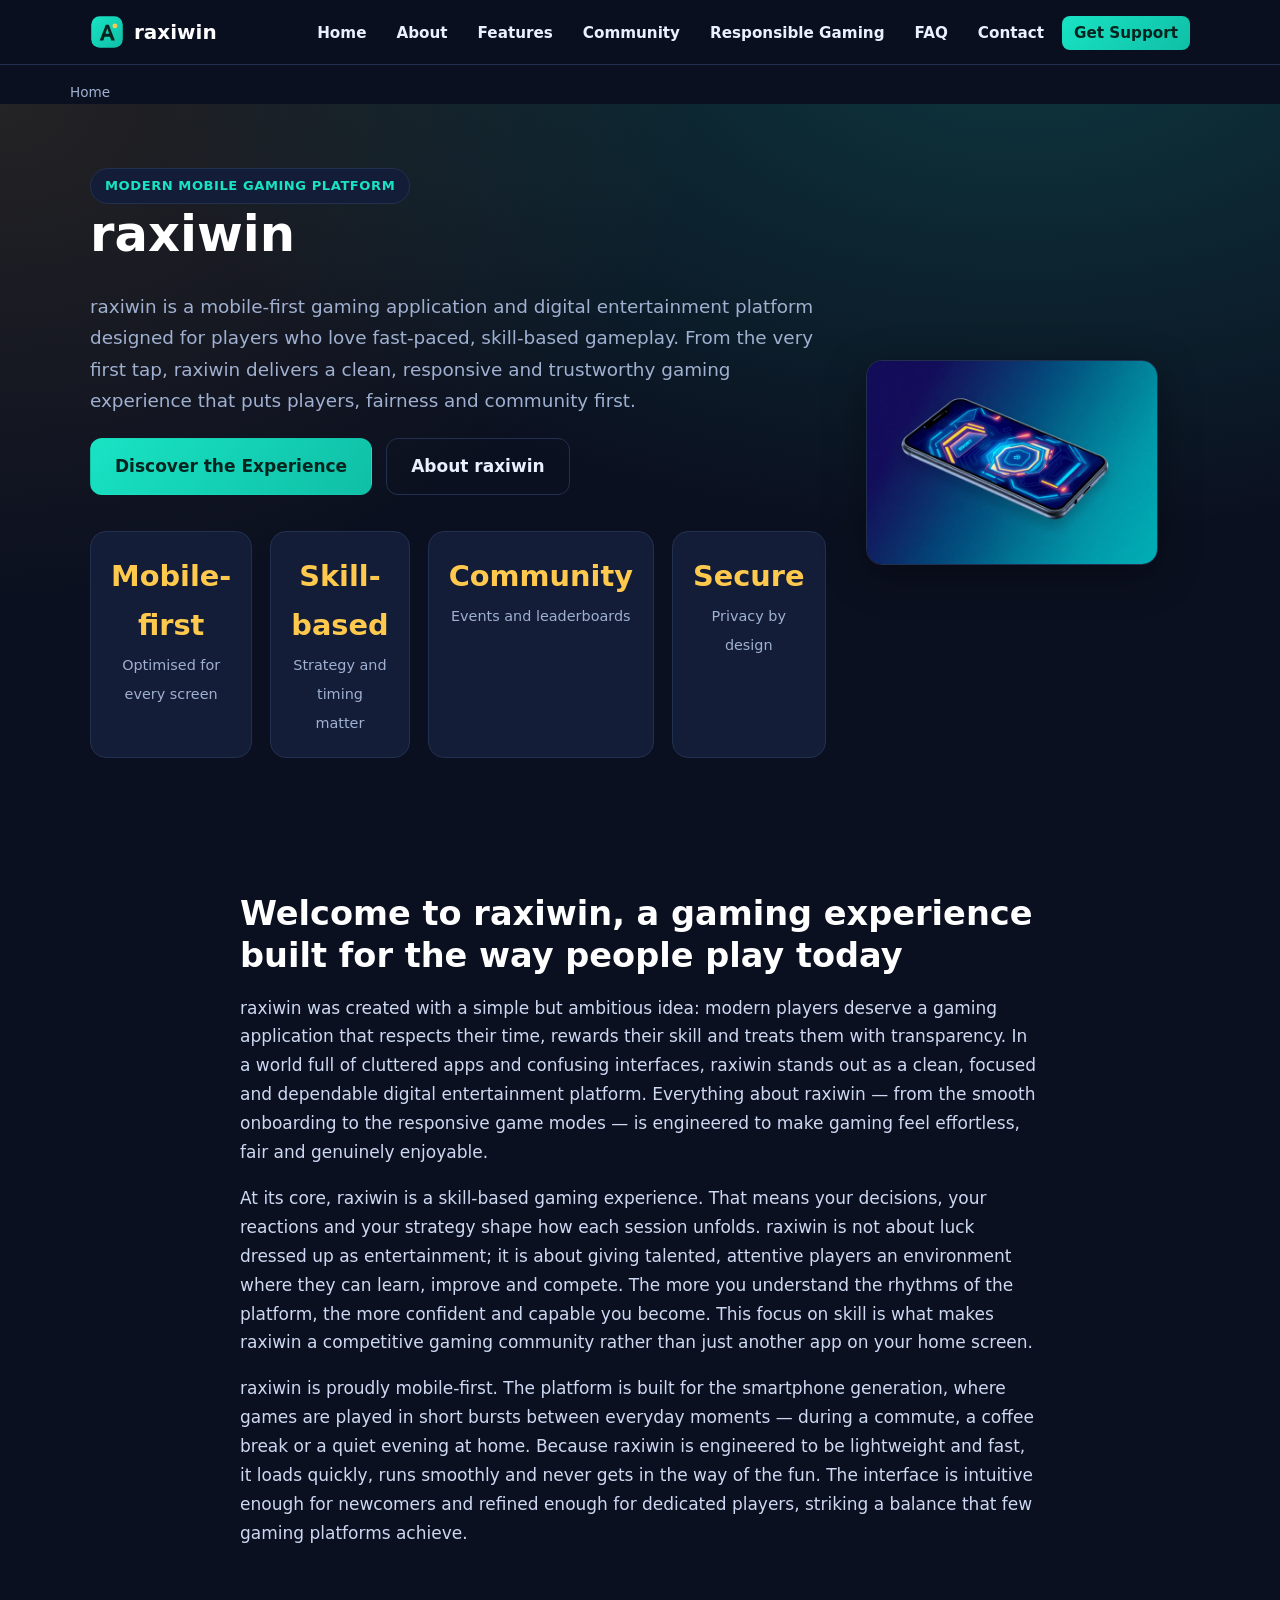
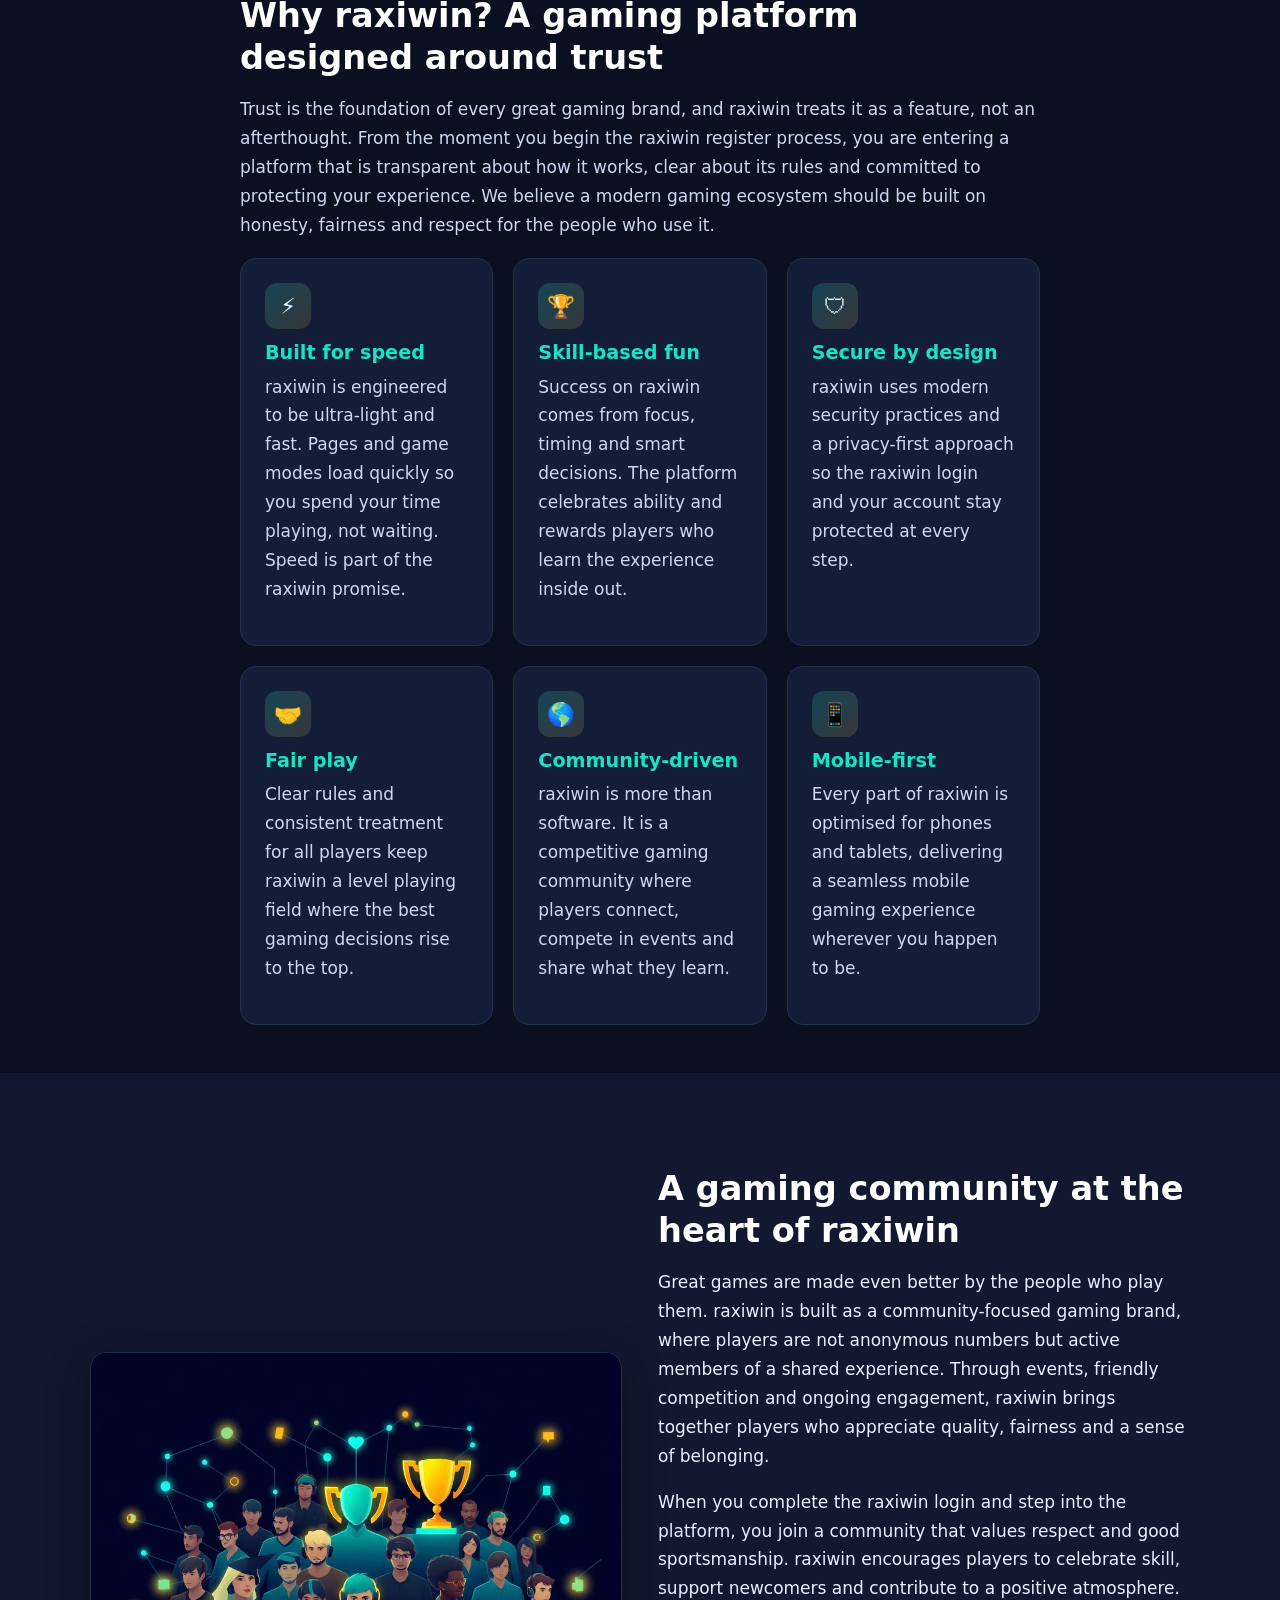
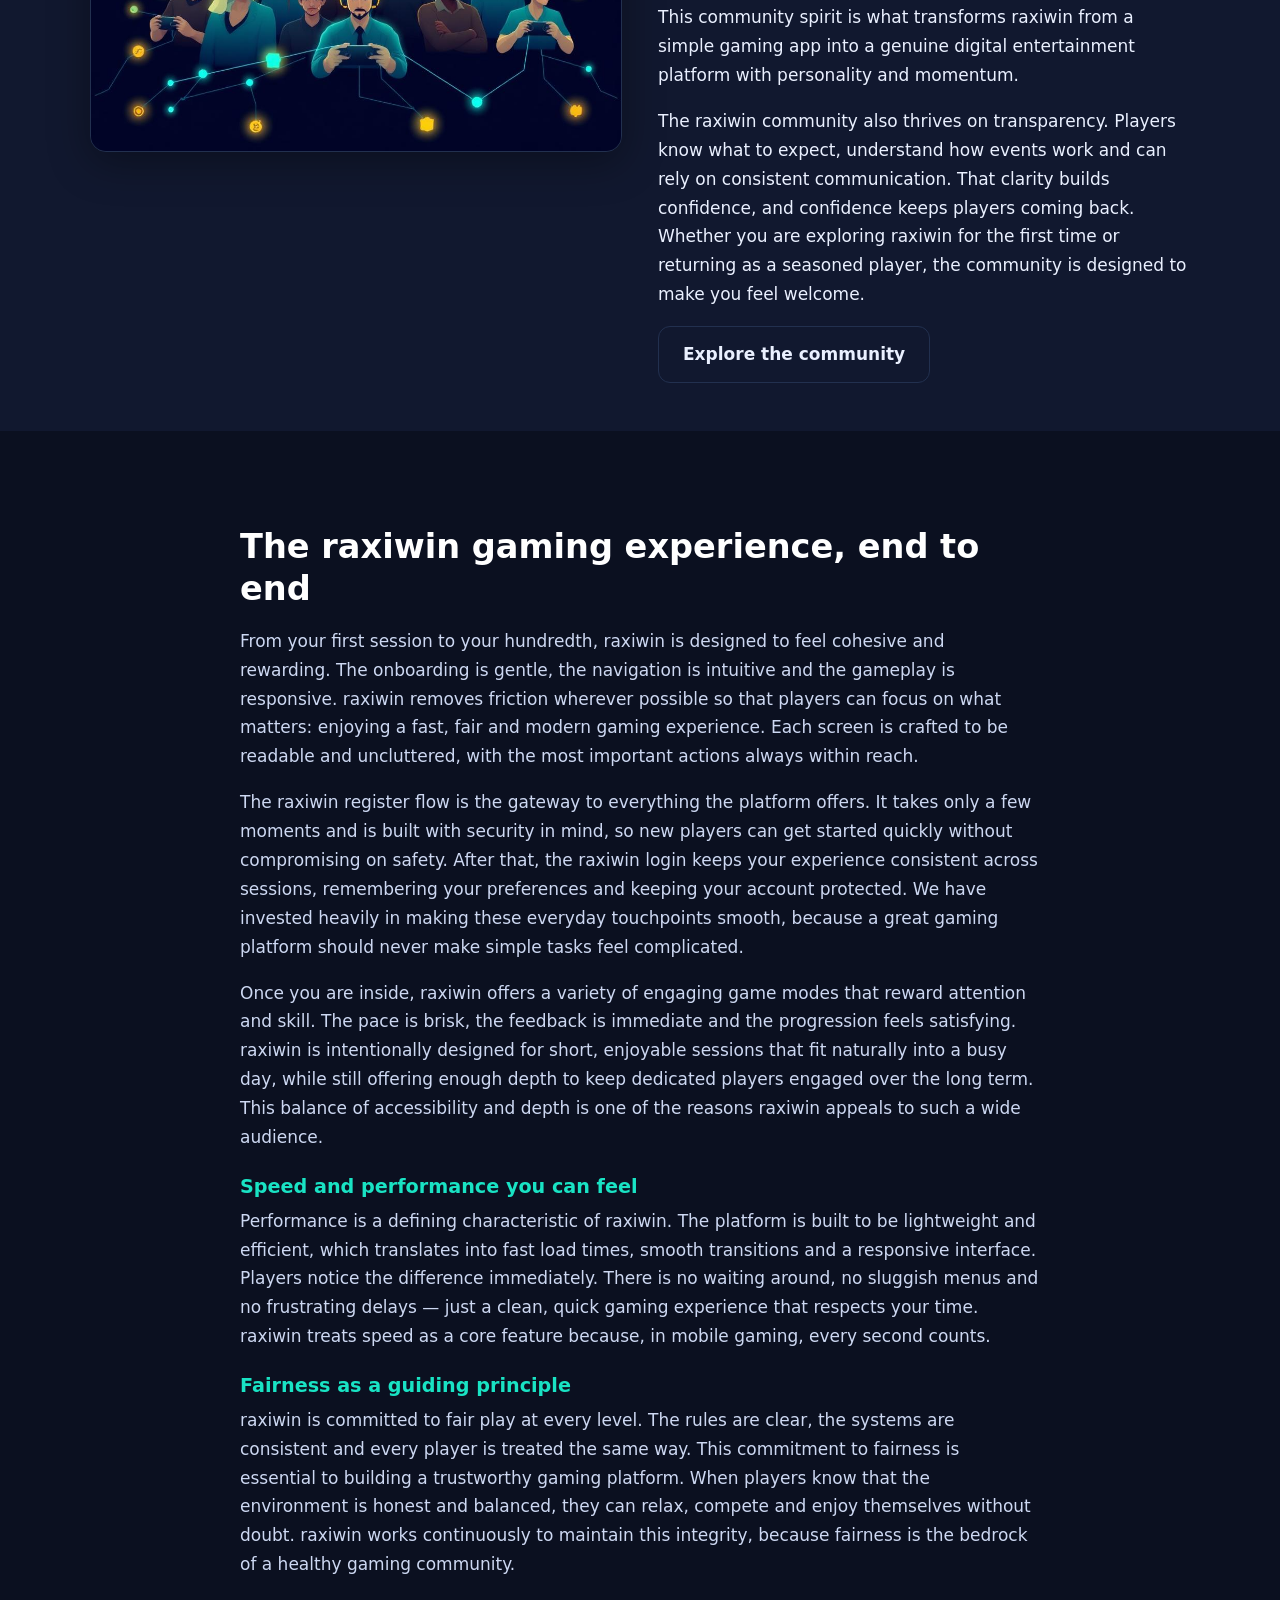
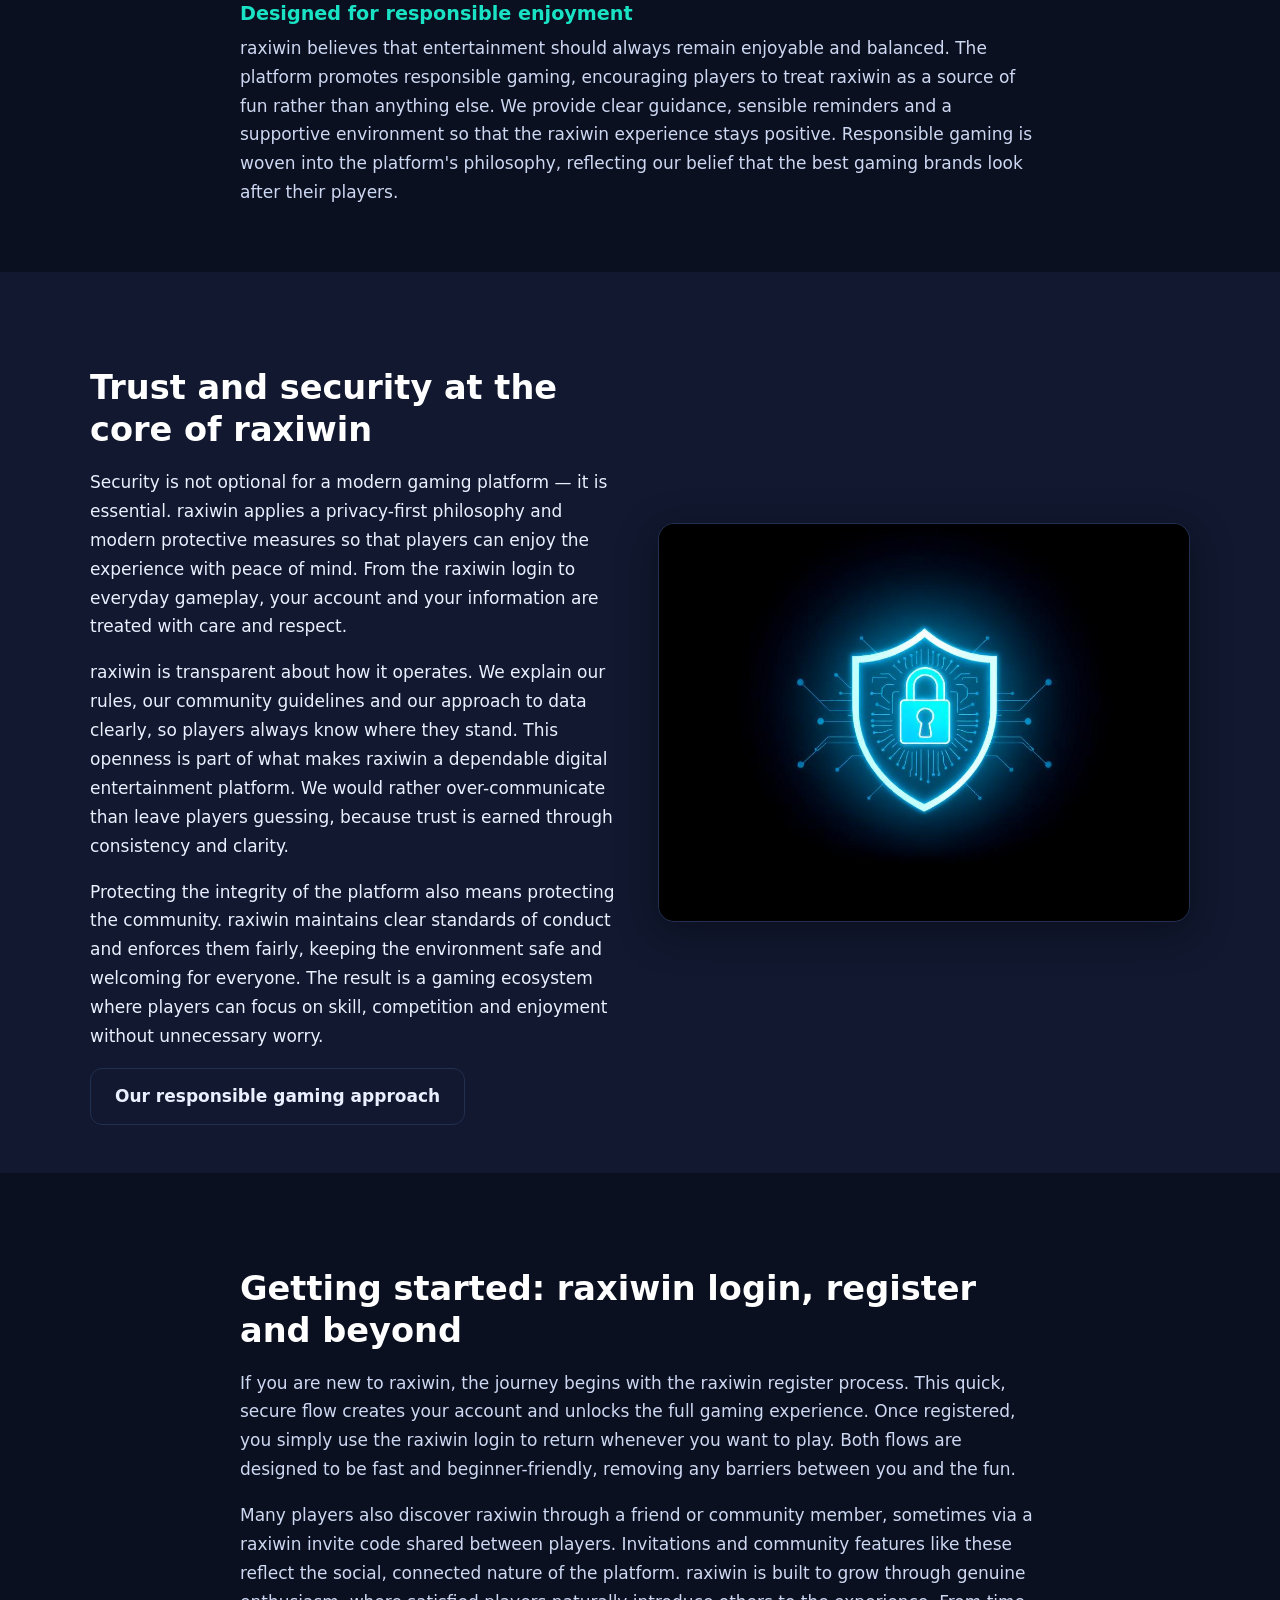
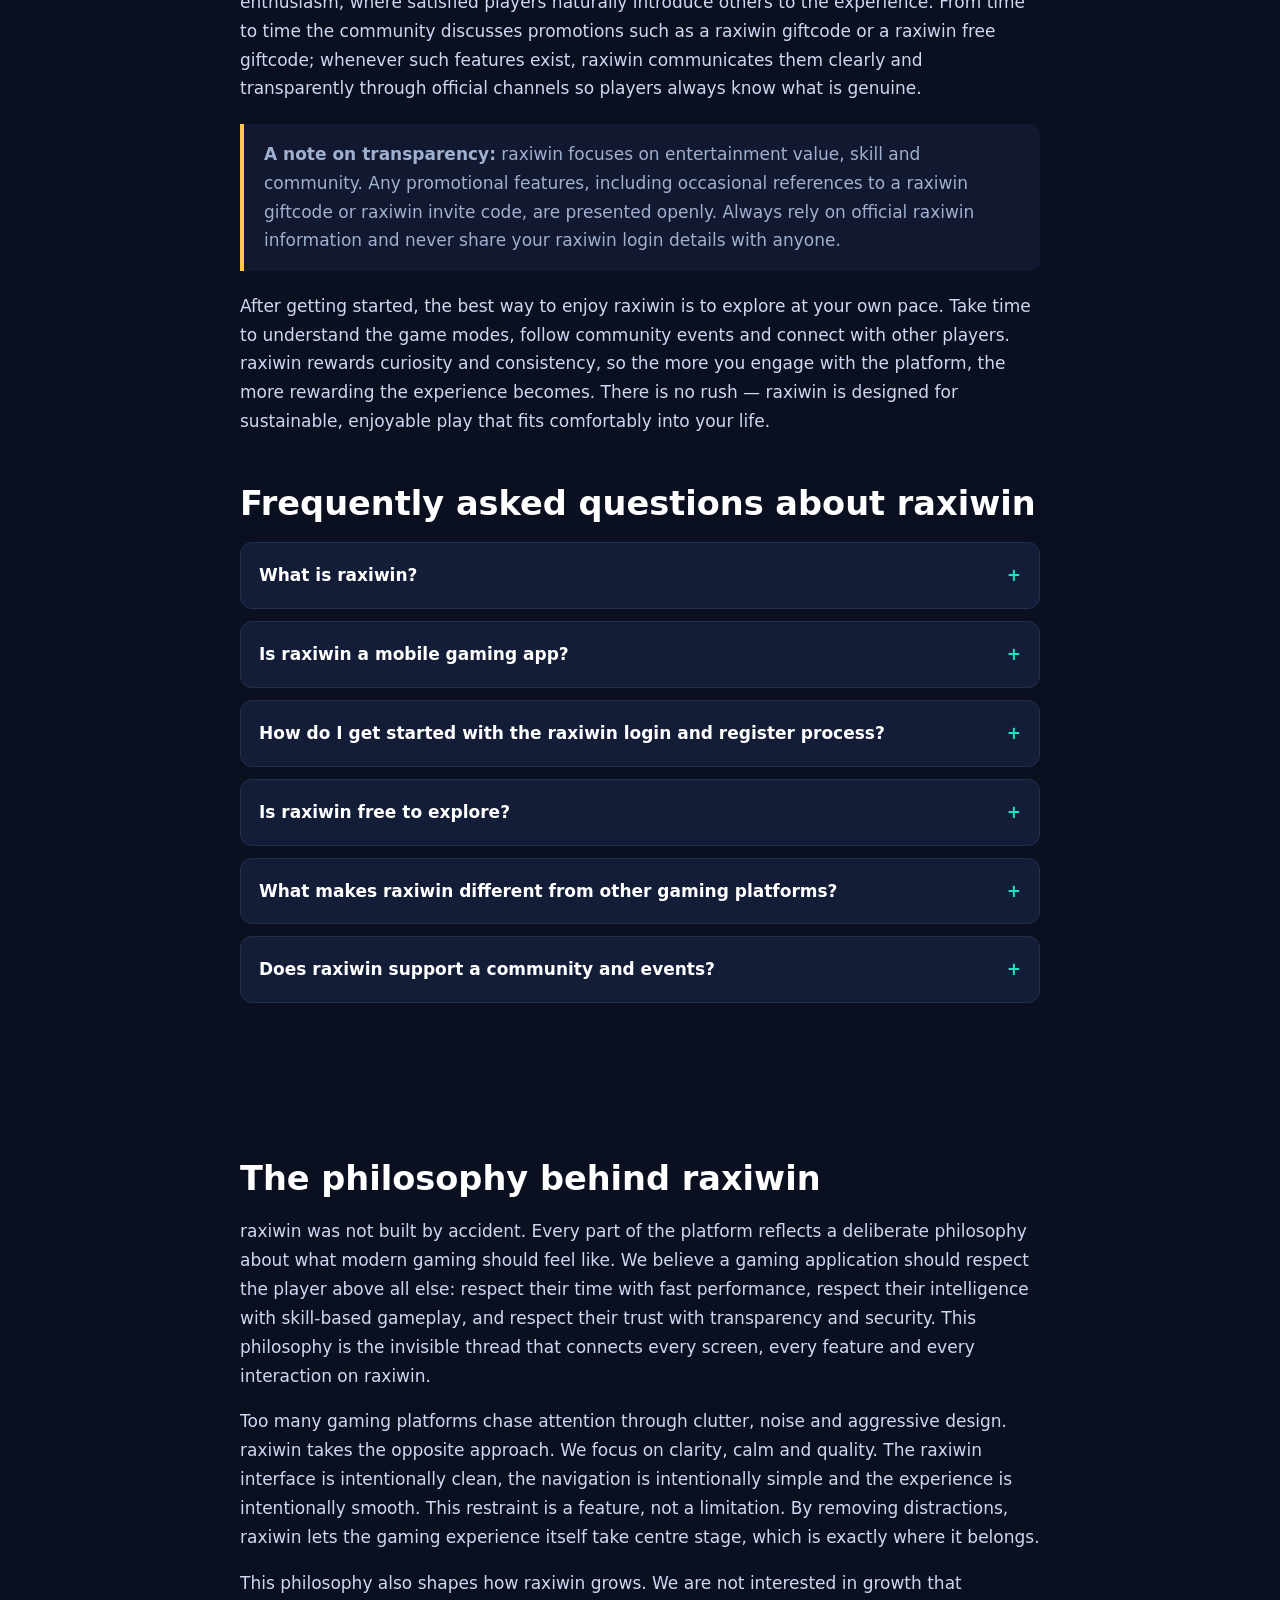
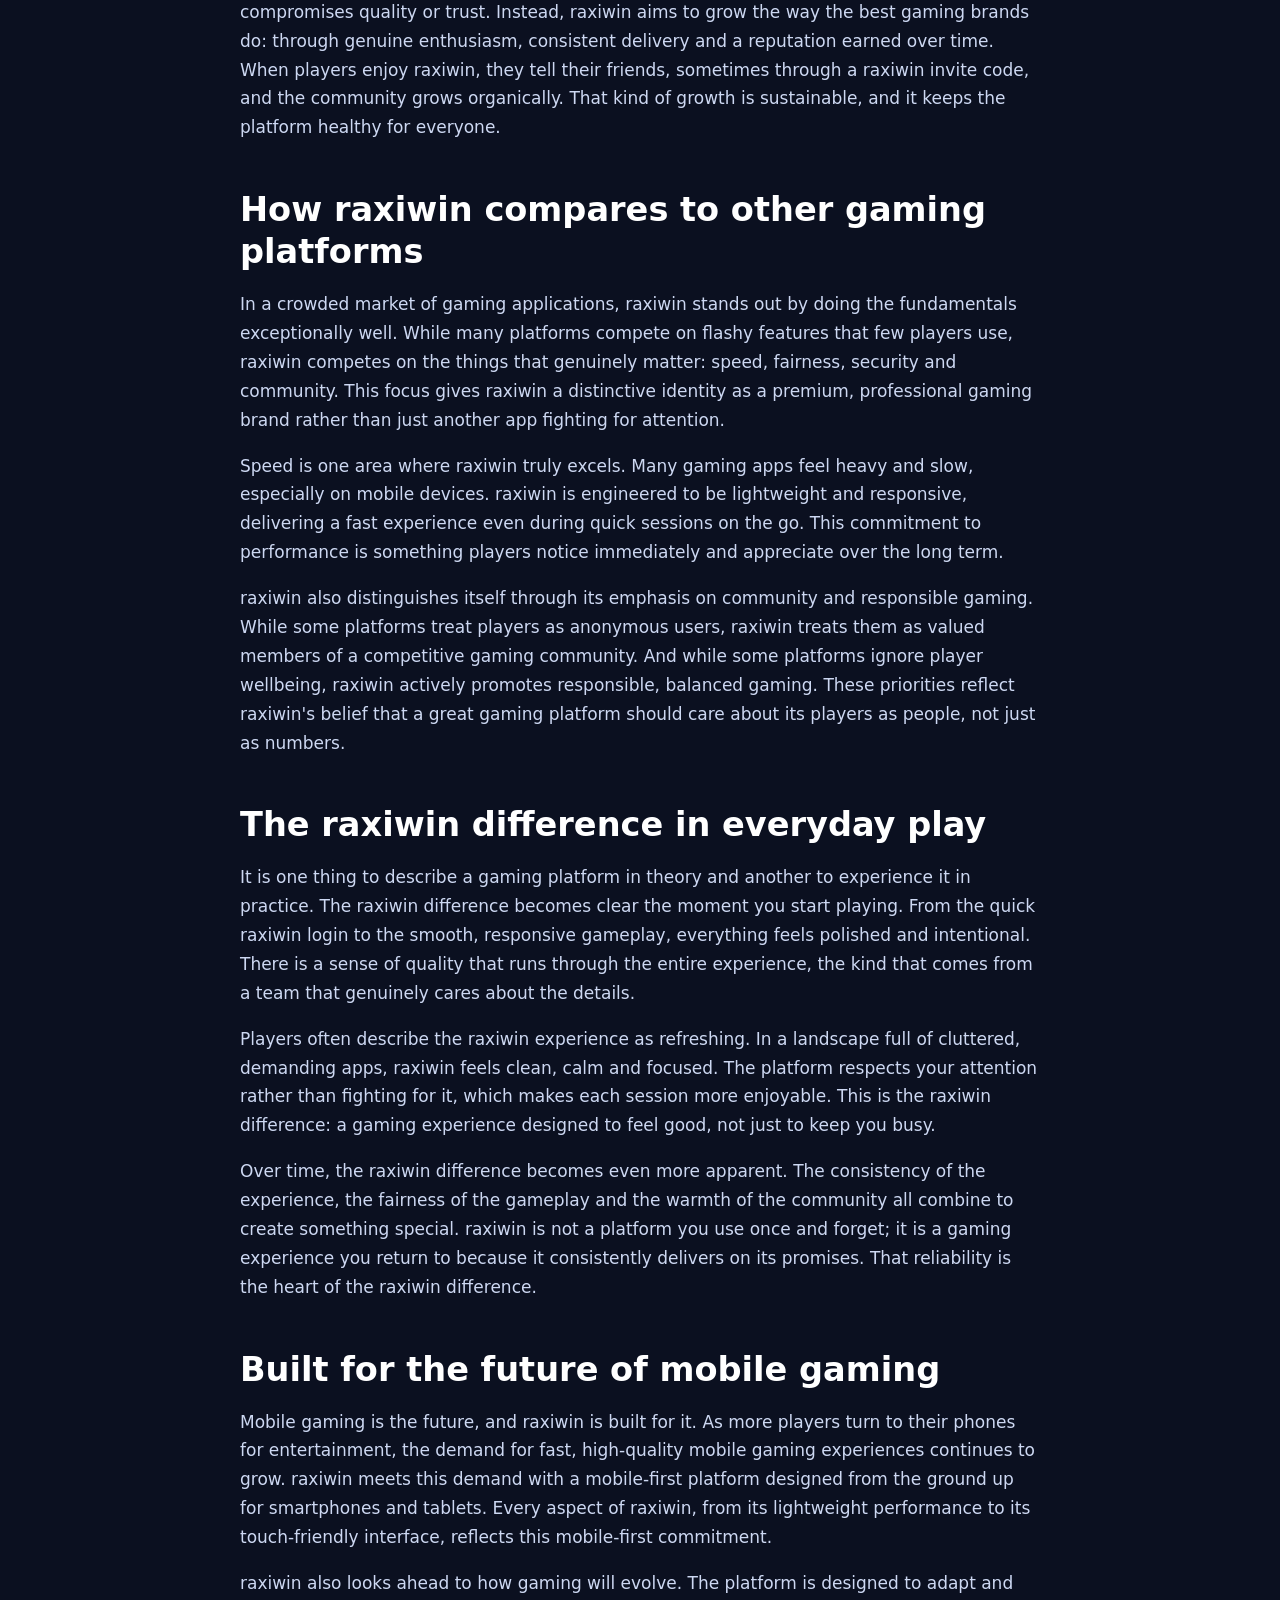
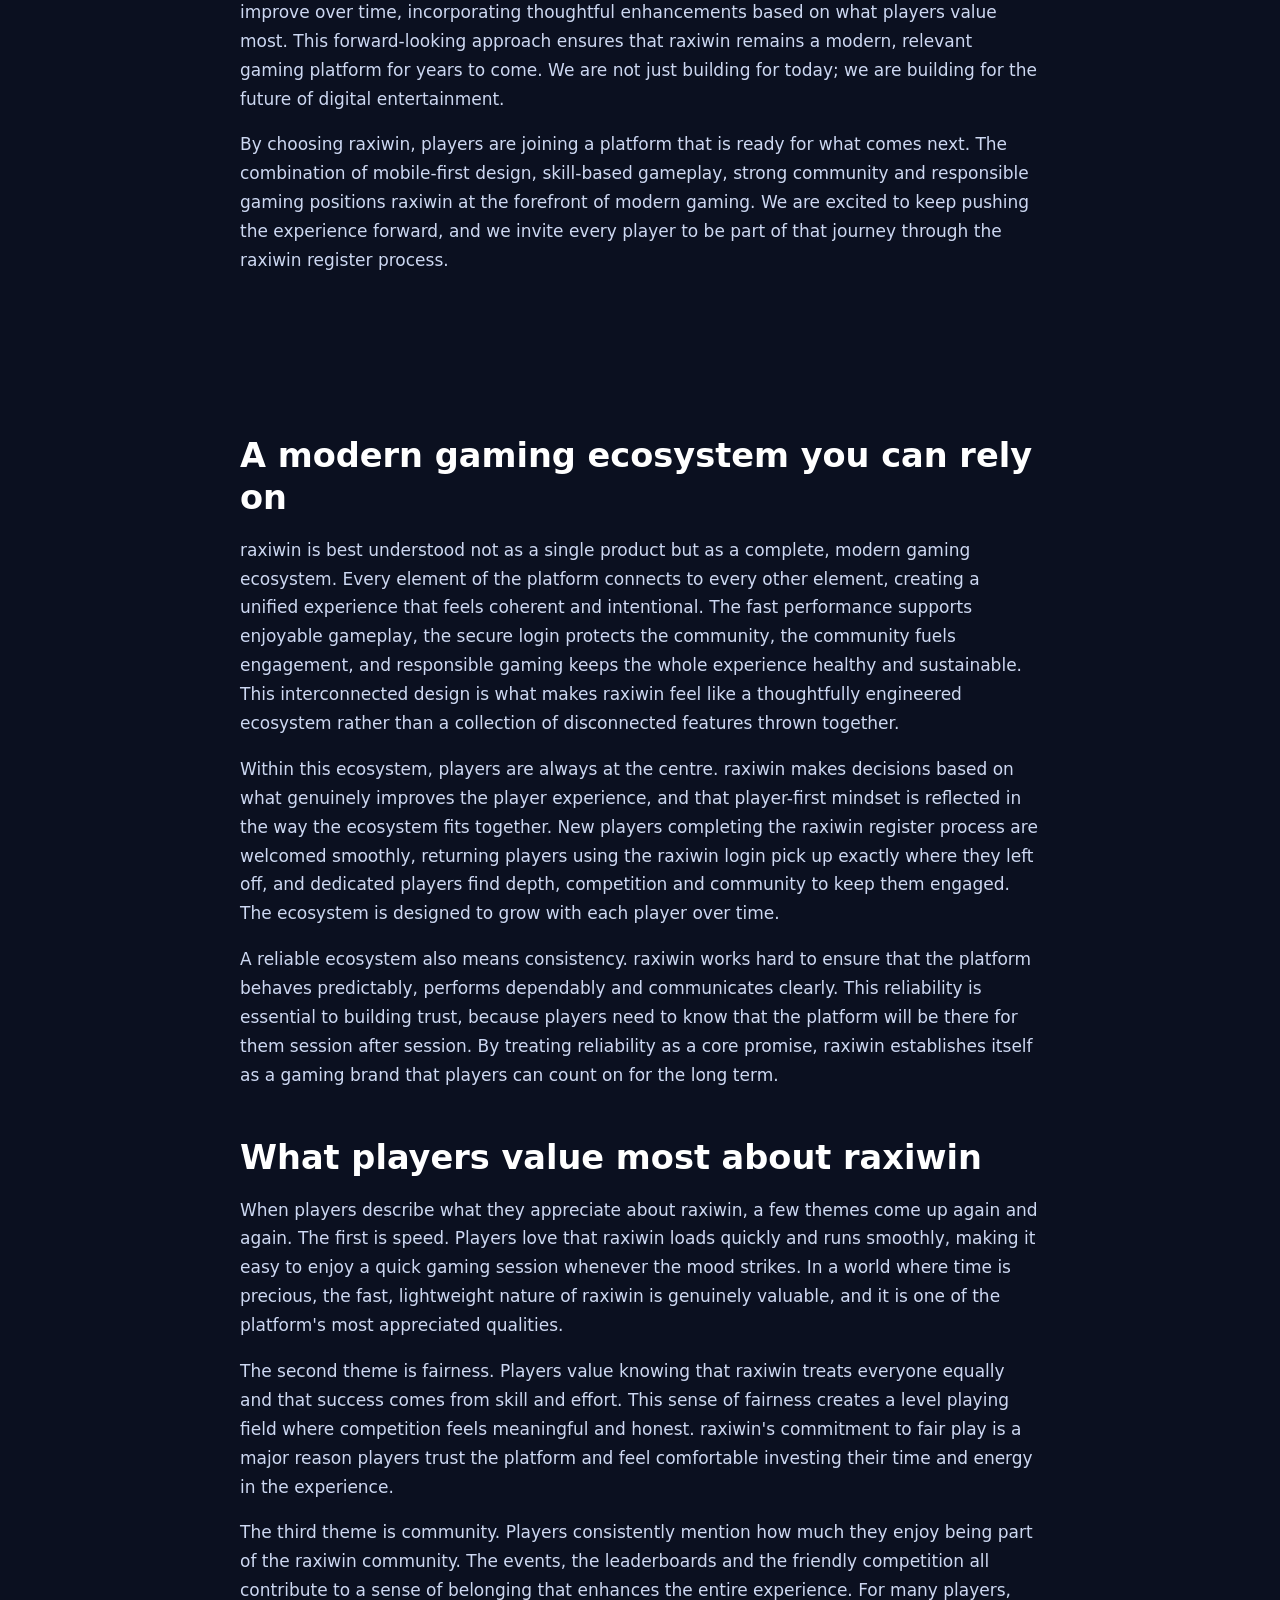
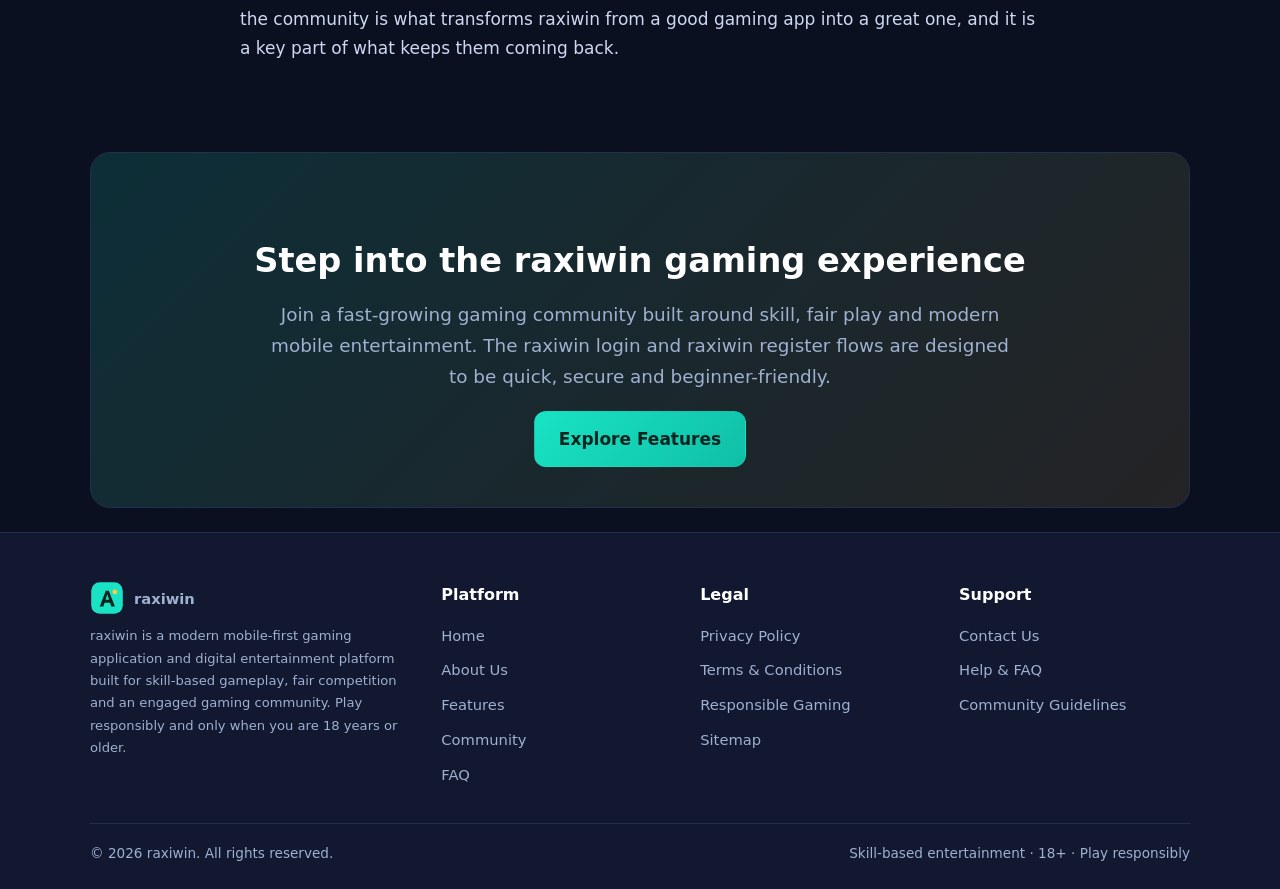
<file: index.html>
<!DOCTYPE html>
<html lang="en">
<head>
<meta charset="utf-8">
<meta name="viewport" content="width=device-width, initial-scale=1">
<title>raxiwin</title>
<meta name="description" content="raxiwin is a modern mobile-first gaming app and digital entertainment platform built for skill-based gameplay, fair competition and a vibrant gaming community. Discover the raxiwin experience.">
<link rel="canonical" href="https://raxiwingames.games/">
<meta name="robots" content="index, follow, max-image-preview:large, max-snippet:-1, max-video-preview:-1">
<meta name="theme-color" content="#0b1020">
<meta name="author" content="raxiwin">
<meta property="og:type" content="website">
<meta property="og:site_name" content="raxiwin">
<meta property="og:title" content="raxiwin | Modern Mobile Gaming App &amp; Entertainment Platform">
<meta property="og:description" content="raxiwin is a modern mobile-first gaming app and digital entertainment platform built for skill-based gameplay, fair competition and a vibrant gaming community. Discover the raxiwin experience.">
<meta property="og:url" content="https://raxiwingames.games/">
<meta property="og:image" content="https://raxiwingames.games/assets/img/hero.jpg">
<meta name="twitter:card" content="summary_large_image">
<meta name="twitter:title" content="raxiwin | Modern Mobile Gaming App &amp; Entertainment Platform">
<meta name="twitter:description" content="raxiwin is a modern mobile-first gaming app and digital entertainment platform built for skill-based gameplay, fair competition and a vibrant gaming community. Discover the raxiwin experience.">
<meta name="twitter:image" content="https://raxiwingames.games/assets/img/hero.jpg">
<link rel="icon" type="image/svg+xml" href="/assets/img/favicon.svg">
<link rel="apple-touch-icon" href="/assets/img/app-icon.svg">
<link rel="preload" as="image" href="/assets/img/hero.jpg">
<link rel="stylesheet" href="/assets/css/style.css">
<script type="application/ld+json">{"@context": "https://schema.org", "@type": "Organization", "name": "raxiwin", "url": "https://raxiwingames.games", "logo": "https://raxiwingames.games/assets/img/logo.svg", "description": "raxiwin is a modern mobile-first gaming application and digital entertainment platform offering skill-based gameplay, fair competition and a vibrant gaming community.", "sameAs": [], "contactPoint": {"@type": "ContactPoint", "contactType": "customer support", "email": "support@raxiwingames.games", "availableLanguage": ["English"]}}</script>
<script type="application/ld+json">{"@context": "https://schema.org", "@type": "WebSite", "name": "raxiwin", "url": "https://raxiwingames.games", "potentialAction": {"@type": "SearchAction", "target": "https://raxiwingames.games/faq.html?q={search_term_string}", "query-input": "required name=search_term_string"}}</script>
<script type="application/ld+json">{"@context": "https://schema.org", "@type": "WebPage", "name": "raxiwin | Modern Mobile Gaming App & Entertainment Platform", "description": "raxiwin is a modern mobile-first gaming app and digital entertainment platform built for skill-based gameplay, fair competition and a vibrant gaming community. Discover the raxiwin experience.", "url": "https://raxiwingames.games/", "isPartOf": {"@type": "WebSite", "name": "raxiwin", "url": "https://raxiwingames.games"}, "inLanguage": "en"}</script>
<script type="application/ld+json">{"@context": "https://schema.org", "@type": "BreadcrumbList", "itemListElement": [{"@type": "ListItem", "position": 1, "name": "Home", "item": "https://raxiwingames.games/"}]}</script>
<script type="application/ld+json">{"@context": "https://schema.org", "@type": "FAQPage", "mainEntity": [{"@type": "Question", "name": "What is raxiwin?", "acceptedAnswer": {"@type": "Answer", "text": "raxiwin is a modern, mobile-first gaming application and digital entertainment platform built around fast-paced, skill-based gameplay. It brings together engaging game modes, a friendly competitive community and a smooth, secure experience designed for players who enjoy quick gaming sessions on their phone."}}, {"@type": "Question", "name": "Is raxiwin a mobile gaming app?", "acceptedAnswer": {"@type": "Answer", "text": "Yes. raxiwin is designed mobile-first, which means every screen, menu and game mode is optimised for smartphones and tablets first, then scaled up for larger displays. The goal is a lightweight, responsive gaming experience that loads quickly and feels effortless on any device."}}, {"@type": "Question", "name": "How do I get started with the raxiwin login and register process?", "acceptedAnswer": {"@type": "Answer", "text": "Getting started is simple. New players complete a short raxiwin register flow to create an account, then use the raxiwin login each time they return. Both flows are built to be quick, secure and beginner-friendly, with clear steps and account-protection features throughout."}}, {"@type": "Question", "name": "Is raxiwin free to explore?", "acceptedAnswer": {"@type": "Answer", "text": "Players can explore the raxiwin platform, browse game modes and learn about community events without pressure. raxiwin focuses on entertainment value and skill development rather than promising any financial outcome."}}, {"@type": "Question", "name": "What makes raxiwin different from other gaming platforms?", "acceptedAnswer": {"@type": "Answer", "text": "raxiwin combines a clean, professional interface with a strong emphasis on fair play, community participation and responsible gaming. The platform is engineered for speed, transparency and trust, giving players a premium gaming experience without unnecessary clutter."}}, {"@type": "Question", "name": "Does raxiwin support a community and events?", "acceptedAnswer": {"@type": "Answer", "text": "Absolutely. Community is central to the raxiwin experience. Players can take part in events, follow leaderboards, share tips and connect with others who enjoy competitive, skill-based digital entertainment."}}]}</script>
</head>
<body>
<a class="skip" href="#main">Skip to main content</a>
<header class="site-header">
<nav class="nav container" aria-label="Primary">
<a class="brand" href="/" aria-label="raxiwin home">
<svg viewBox="0 0 56 56" width="34" height="34" aria-hidden="true"><defs><linearGradient id="hg" x1="0" y1="0" x2="1" y2="1"><stop offset="0" stop-color="#19e3c4"/><stop offset="1" stop-color="#0fbfa6"/></linearGradient></defs><rect x="2" y="2" width="52" height="52" rx="14" fill="url(#hg)"/><path d="M16 42 L26 16 L31 16 L41 42 L35 42 L33 36 L24 36 L22 42 Z M25.5 31 L31.5 31 L28.5 22 Z" fill="#06241f"/><circle cx="41" cy="18" r="4" fill="#ffc94d"/></svg>
<span>raxiwin</span></a>
<button class="burger" aria-label="Toggle menu" aria-expanded="false" aria-controls="primary-menu">&#9776;</button>
<ul class="menu" id="primary-menu"><li><a href="/index.html" aria-current="page">Home</a></li><li><a href="/about.html">About</a></li><li><a href="/features.html">Features</a></li><li><a href="/community.html">Community</a></li><li><a href="/responsible-gaming.html">Responsible Gaming</a></li><li><a href="/faq.html">FAQ</a></li><li><a href="/contact.html">Contact</a></li><li><a class="cta" href="/contact.html">Get Support</a></li></ul>
</nav></header>
<nav class="breadcrumb container" aria-label="Breadcrumb"><span aria-current='page'>Home</span></nav><main id="main">
<section class="hero">
  <div class="container hero-grid">
    <div>
      <span class="eyebrow">MODERN MOBILE GAMING PLATFORM</span>
      <h1>raxiwin</h1>
      <p class="lead">raxiwin is a mobile-first gaming application and digital entertainment platform designed for players who love fast-paced, skill-based gameplay. From the very first tap, raxiwin delivers a clean, responsive and trustworthy gaming experience that puts players, fairness and community first.</p>
      <div class="hero-cta">
        <a class="btn btn-primary" href="/features.html">Discover the Experience</a>
        <a class="btn btn-ghost" href="/about.html">About raxiwin</a>
      </div>
      <div class="stats" role="list">
        <div class="stat" role="listitem"><b>Mobile-first</b><span>Optimised for every screen</span></div>
        <div class="stat" role="listitem"><b>Skill-based</b><span>Strategy and timing matter</span></div>
        <div class="stat" role="listitem"><b>Community</b><span>Events and leaderboards</span></div>
        <div class="stat" role="listitem"><b>Secure</b><span>Privacy by design</span></div>
      </div>
    </div>
    <div>
      <img class="hero-img" src="/assets/img/hero.jpg" width="1280" height="896" alt="raxiwin mobile gaming app shown on a smartphone with a vibrant competitive gaming interface" fetchpriority="high">
    </div>
  </div>
</section>

<section>
  <div class="container article">
    <h2>Welcome to raxiwin, a gaming experience built for the way people play today</h2>
    <p>raxiwin was created with a simple but ambitious idea: modern players deserve a gaming application that respects their time, rewards their skill and treats them with transparency. In a world full of cluttered apps and confusing interfaces, raxiwin stands out as a clean, focused and dependable digital entertainment platform. Everything about raxiwin — from the smooth onboarding to the responsive game modes — is engineered to make gaming feel effortless, fair and genuinely enjoyable.</p>
    <p>At its core, raxiwin is a skill-based gaming experience. That means your decisions, your reactions and your strategy shape how each session unfolds. raxiwin is not about luck dressed up as entertainment; it is about giving talented, attentive players an environment where they can learn, improve and compete. The more you understand the rhythms of the platform, the more confident and capable you become. This focus on skill is what makes raxiwin a competitive gaming community rather than just another app on your home screen.</p>
    <p>raxiwin is proudly mobile-first. The platform is built for the smartphone generation, where games are played in short bursts between everyday moments — during a commute, a coffee break or a quiet evening at home. Because raxiwin is engineered to be lightweight and fast, it loads quickly, runs smoothly and never gets in the way of the fun. The interface is intuitive enough for newcomers and refined enough for dedicated players, striking a balance that few gaming platforms achieve.</p>

    <h2>Why raxiwin? A gaming platform designed around trust</h2>
    <p>Trust is the foundation of every great gaming brand, and raxiwin treats it as a feature, not an afterthought. From the moment you begin the raxiwin register process, you are entering a platform that is transparent about how it works, clear about its rules and committed to protecting your experience. We believe a modern gaming ecosystem should be built on honesty, fairness and respect for the people who use it.</p>
    <div class="grid grid-3" style="margin-top:18px">
      <div class="card"><div class="icon" aria-hidden="true">&#9889;</div><h3>Built for speed</h3><p>raxiwin is engineered to be ultra-light and fast. Pages and game modes load quickly so you spend your time playing, not waiting. Speed is part of the raxiwin promise.</p></div>
      <div class="card"><div class="icon" aria-hidden="true">&#127942;</div><h3>Skill-based fun</h3><p>Success on raxiwin comes from focus, timing and smart decisions. The platform celebrates ability and rewards players who learn the experience inside out.</p></div>
      <div class="card"><div class="icon" aria-hidden="true">&#128737;</div><h3>Secure by design</h3><p>raxiwin uses modern security practices and a privacy-first approach so the raxiwin login and your account stay protected at every step.</p></div>
      <div class="card"><div class="icon" aria-hidden="true">&#129309;</div><h3>Fair play</h3><p>Clear rules and consistent treatment for all players keep raxiwin a level playing field where the best gaming decisions rise to the top.</p></div>
      <div class="card"><div class="icon" aria-hidden="true">&#127758;</div><h3>Community-driven</h3><p>raxiwin is more than software. It is a competitive gaming community where players connect, compete in events and share what they learn.</p></div>
      <div class="card"><div class="icon" aria-hidden="true">&#128241;</div><h3>Mobile-first</h3><p>Every part of raxiwin is optimised for phones and tablets, delivering a seamless mobile gaming experience wherever you happen to be.</p></div>
    </div>
  </div>
</section>

<section class="section-alt">
  <div class="container media">
    <img src="/assets/img/community.jpg" width="1024" height="768" alt="Illustration of a connected raxiwin gaming community of diverse players" loading="lazy">
    <div>
      <h2>A gaming community at the heart of raxiwin</h2>
      <p>Great games are made even better by the people who play them. raxiwin is built as a community-focused gaming brand, where players are not anonymous numbers but active members of a shared experience. Through events, friendly competition and ongoing engagement, raxiwin brings together players who appreciate quality, fairness and a sense of belonging.</p>
      <p>When you complete the raxiwin login and step into the platform, you join a community that values respect and good sportsmanship. raxiwin encourages players to celebrate skill, support newcomers and contribute to a positive atmosphere. This community spirit is what transforms raxiwin from a simple gaming app into a genuine digital entertainment platform with personality and momentum.</p>
      <p>The raxiwin community also thrives on transparency. Players know what to expect, understand how events work and can rely on consistent communication. That clarity builds confidence, and confidence keeps players coming back. Whether you are exploring raxiwin for the first time or returning as a seasoned player, the community is designed to make you feel welcome.</p>
      <a class="btn btn-ghost" href="/community.html">Explore the community</a>
    </div>
  </div>
</section>

<section>
  <div class="container article">
    <h2>The raxiwin gaming experience, end to end</h2>
    <p>From your first session to your hundredth, raxiwin is designed to feel cohesive and rewarding. The onboarding is gentle, the navigation is intuitive and the gameplay is responsive. raxiwin removes friction wherever possible so that players can focus on what matters: enjoying a fast, fair and modern gaming experience. Each screen is crafted to be readable and uncluttered, with the most important actions always within reach.</p>
    <p>The raxiwin register flow is the gateway to everything the platform offers. It takes only a few moments and is built with security in mind, so new players can get started quickly without compromising on safety. After that, the raxiwin login keeps your experience consistent across sessions, remembering your preferences and keeping your account protected. We have invested heavily in making these everyday touchpoints smooth, because a great gaming platform should never make simple tasks feel complicated.</p>
    <p>Once you are inside, raxiwin offers a variety of engaging game modes that reward attention and skill. The pace is brisk, the feedback is immediate and the progression feels satisfying. raxiwin is intentionally designed for short, enjoyable sessions that fit naturally into a busy day, while still offering enough depth to keep dedicated players engaged over the long term. This balance of accessibility and depth is one of the reasons raxiwin appeals to such a wide audience.</p>

    <h3>Speed and performance you can feel</h3>
    <p>Performance is a defining characteristic of raxiwin. The platform is built to be lightweight and efficient, which translates into fast load times, smooth transitions and a responsive interface. Players notice the difference immediately. There is no waiting around, no sluggish menus and no frustrating delays — just a clean, quick gaming experience that respects your time. raxiwin treats speed as a core feature because, in mobile gaming, every second counts.</p>

    <h3>Fairness as a guiding principle</h3>
    <p>raxiwin is committed to fair play at every level. The rules are clear, the systems are consistent and every player is treated the same way. This commitment to fairness is essential to building a trustworthy gaming platform. When players know that the environment is honest and balanced, they can relax, compete and enjoy themselves without doubt. raxiwin works continuously to maintain this integrity, because fairness is the bedrock of a healthy gaming community.</p>

    <h3>Designed for responsible enjoyment</h3>
    <p>raxiwin believes that entertainment should always remain enjoyable and balanced. The platform promotes responsible gaming, encouraging players to treat raxiwin as a source of fun rather than anything else. We provide clear guidance, sensible reminders and a supportive environment so that the raxiwin experience stays positive. Responsible gaming is woven into the platform's philosophy, reflecting our belief that the best gaming brands look after their players.</p>
  </div>
</section>

<section class="section-alt">
  <div class="container media">
    <div>
      <h2>Trust and security at the core of raxiwin</h2>
      <p>Security is not optional for a modern gaming platform — it is essential. raxiwin applies a privacy-first philosophy and modern protective measures so that players can enjoy the experience with peace of mind. From the raxiwin login to everyday gameplay, your account and your information are treated with care and respect.</p>
      <p>raxiwin is transparent about how it operates. We explain our rules, our community guidelines and our approach to data clearly, so players always know where they stand. This openness is part of what makes raxiwin a dependable digital entertainment platform. We would rather over-communicate than leave players guessing, because trust is earned through consistency and clarity.</p>
      <p>Protecting the integrity of the platform also means protecting the community. raxiwin maintains clear standards of conduct and enforces them fairly, keeping the environment safe and welcoming for everyone. The result is a gaming ecosystem where players can focus on skill, competition and enjoyment without unnecessary worry.</p>
      <a class="btn btn-ghost" href="/responsible-gaming.html">Our responsible gaming approach</a>
    </div>
    <img src="/assets/img/security.jpg" width="1024" height="768" alt="Glowing shield representing raxiwin platform security and data privacy" loading="lazy">
  </div>
</section>

<section>
  <div class="container article">
    <h2>Getting started: raxiwin login, register and beyond</h2>
    <p>If you are new to raxiwin, the journey begins with the raxiwin register process. This quick, secure flow creates your account and unlocks the full gaming experience. Once registered, you simply use the raxiwin login to return whenever you want to play. Both flows are designed to be fast and beginner-friendly, removing any barriers between you and the fun.</p>
    <p>Many players also discover raxiwin through a friend or community member, sometimes via a raxiwin invite code shared between players. Invitations and community features like these reflect the social, connected nature of the platform. raxiwin is built to grow through genuine enthusiasm, where satisfied players naturally introduce others to the experience. From time to time the community discusses promotions such as a raxiwin giftcode or a raxiwin free giftcode; whenever such features exist, raxiwin communicates them clearly and transparently through official channels so players always know what is genuine.</p>
    <div class="note"><strong>A note on transparency:</strong> raxiwin focuses on entertainment value, skill and community. Any promotional features, including occasional references to a raxiwin giftcode or raxiwin invite code, are presented openly. Always rely on official raxiwin information and never share your raxiwin login details with anyone.</div>
    <p>After getting started, the best way to enjoy raxiwin is to explore at your own pace. Take time to understand the game modes, follow community events and connect with other players. raxiwin rewards curiosity and consistency, so the more you engage with the platform, the more rewarding the experience becomes. There is no rush — raxiwin is designed for sustainable, enjoyable play that fits comfortably into your life.</p>

    <h2>Frequently asked questions about raxiwin</h2>
    <div class="faq"><details><summary>What is raxiwin?</summary><p>raxiwin is a modern, mobile-first gaming application and digital entertainment platform built around fast-paced, skill-based gameplay. It brings together engaging game modes, a friendly competitive community and a smooth, secure experience designed for players who enjoy quick gaming sessions on their phone.</p></details><details><summary>Is raxiwin a mobile gaming app?</summary><p>Yes. raxiwin is designed mobile-first, which means every screen, menu and game mode is optimised for smartphones and tablets first, then scaled up for larger displays. The goal is a lightweight, responsive gaming experience that loads quickly and feels effortless on any device.</p></details><details><summary>How do I get started with the raxiwin login and register process?</summary><p>Getting started is simple. New players complete a short raxiwin register flow to create an account, then use the raxiwin login each time they return. Both flows are built to be quick, secure and beginner-friendly, with clear steps and account-protection features throughout.</p></details><details><summary>Is raxiwin free to explore?</summary><p>Players can explore the raxiwin platform, browse game modes and learn about community events without pressure. raxiwin focuses on entertainment value and skill development rather than promising any financial outcome.</p></details><details><summary>What makes raxiwin different from other gaming platforms?</summary><p>raxiwin combines a clean, professional interface with a strong emphasis on fair play, community participation and responsible gaming. The platform is engineered for speed, transparency and trust, giving players a premium gaming experience without unnecessary clutter.</p></details><details><summary>Does raxiwin support a community and events?</summary><p>Absolutely. Community is central to the raxiwin experience. Players can take part in events, follow leaderboards, share tips and connect with others who enjoy competitive, skill-based digital entertainment.</p></details></div>
  </div>
</section>

<section data-expanded="1"><div class="container article"><h2>The philosophy behind raxiwin</h2><p>raxiwin was not built by accident. Every part of the platform reflects a deliberate philosophy about what modern gaming should feel like. We believe a gaming application should respect the player above all else: respect their time with fast performance, respect their intelligence with skill-based gameplay, and respect their trust with transparency and security. This philosophy is the invisible thread that connects every screen, every feature and every interaction on raxiwin.</p><p>Too many gaming platforms chase attention through clutter, noise and aggressive design. raxiwin takes the opposite approach. We focus on clarity, calm and quality. The raxiwin interface is intentionally clean, the navigation is intentionally simple and the experience is intentionally smooth. This restraint is a feature, not a limitation. By removing distractions, raxiwin lets the gaming experience itself take centre stage, which is exactly where it belongs.</p><p>This philosophy also shapes how raxiwin grows. We are not interested in growth that compromises quality or trust. Instead, raxiwin aims to grow the way the best gaming brands do: through genuine enthusiasm, consistent delivery and a reputation earned over time. When players enjoy raxiwin, they tell their friends, sometimes through a raxiwin invite code, and the community grows organically. That kind of growth is sustainable, and it keeps the platform healthy for everyone.</p><h2>How raxiwin compares to other gaming platforms</h2><p>In a crowded market of gaming applications, raxiwin stands out by doing the fundamentals exceptionally well. While many platforms compete on flashy features that few players use, raxiwin competes on the things that genuinely matter: speed, fairness, security and community. This focus gives raxiwin a distinctive identity as a premium, professional gaming brand rather than just another app fighting for attention.</p><p>Speed is one area where raxiwin truly excels. Many gaming apps feel heavy and slow, especially on mobile devices. raxiwin is engineered to be lightweight and responsive, delivering a fast experience even during quick sessions on the go. This commitment to performance is something players notice immediately and appreciate over the long term.</p><p>raxiwin also distinguishes itself through its emphasis on community and responsible gaming. While some platforms treat players as anonymous users, raxiwin treats them as valued members of a competitive gaming community. And while some platforms ignore player wellbeing, raxiwin actively promotes responsible, balanced gaming. These priorities reflect raxiwin's belief that a great gaming platform should care about its players as people, not just as numbers.</p><h2>The raxiwin difference in everyday play</h2><p>It is one thing to describe a gaming platform in theory and another to experience it in practice. The raxiwin difference becomes clear the moment you start playing. From the quick raxiwin login to the smooth, responsive gameplay, everything feels polished and intentional. There is a sense of quality that runs through the entire experience, the kind that comes from a team that genuinely cares about the details.</p><p>Players often describe the raxiwin experience as refreshing. In a landscape full of cluttered, demanding apps, raxiwin feels clean, calm and focused. The platform respects your attention rather than fighting for it, which makes each session more enjoyable. This is the raxiwin difference: a gaming experience designed to feel good, not just to keep you busy.</p><p>Over time, the raxiwin difference becomes even more apparent. The consistency of the experience, the fairness of the gameplay and the warmth of the community all combine to create something special. raxiwin is not a platform you use once and forget; it is a gaming experience you return to because it consistently delivers on its promises. That reliability is the heart of the raxiwin difference.</p><h2>Built for the future of mobile gaming</h2><p>Mobile gaming is the future, and raxiwin is built for it. As more players turn to their phones for entertainment, the demand for fast, high-quality mobile gaming experiences continues to grow. raxiwin meets this demand with a mobile-first platform designed from the ground up for smartphones and tablets. Every aspect of raxiwin, from its lightweight performance to its touch-friendly interface, reflects this mobile-first commitment.</p><p>raxiwin also looks ahead to how gaming will evolve. The platform is designed to adapt and improve over time, incorporating thoughtful enhancements based on what players value most. This forward-looking approach ensures that raxiwin remains a modern, relevant gaming platform for years to come. We are not just building for today; we are building for the future of digital entertainment.</p><p>By choosing raxiwin, players are joining a platform that is ready for what comes next. The combination of mobile-first design, skill-based gameplay, strong community and responsible gaming positions raxiwin at the forefront of modern gaming. We are excited to keep pushing the experience forward, and we invite every player to be part of that journey through the raxiwin register process.</p></div></section><section data-expanded2="1"><div class="container article"><h2>A modern gaming ecosystem you can rely on</h2><p>raxiwin is best understood not as a single product but as a complete, modern gaming ecosystem. Every element of the platform connects to every other element, creating a unified experience that feels coherent and intentional. The fast performance supports enjoyable gameplay, the secure login protects the community, the community fuels engagement, and responsible gaming keeps the whole experience healthy and sustainable. This interconnected design is what makes raxiwin feel like a thoughtfully engineered ecosystem rather than a collection of disconnected features thrown together.</p><p>Within this ecosystem, players are always at the centre. raxiwin makes decisions based on what genuinely improves the player experience, and that player-first mindset is reflected in the way the ecosystem fits together. New players completing the raxiwin register process are welcomed smoothly, returning players using the raxiwin login pick up exactly where they left off, and dedicated players find depth, competition and community to keep them engaged. The ecosystem is designed to grow with each player over time.</p><p>A reliable ecosystem also means consistency. raxiwin works hard to ensure that the platform behaves predictably, performs dependably and communicates clearly. This reliability is essential to building trust, because players need to know that the platform will be there for them session after session. By treating reliability as a core promise, raxiwin establishes itself as a gaming brand that players can count on for the long term.</p><h2>What players value most about raxiwin</h2><p>When players describe what they appreciate about raxiwin, a few themes come up again and again. The first is speed. Players love that raxiwin loads quickly and runs smoothly, making it easy to enjoy a quick gaming session whenever the mood strikes. In a world where time is precious, the fast, lightweight nature of raxiwin is genuinely valuable, and it is one of the platform's most appreciated qualities.</p><p>The second theme is fairness. Players value knowing that raxiwin treats everyone equally and that success comes from skill and effort. This sense of fairness creates a level playing field where competition feels meaningful and honest. raxiwin's commitment to fair play is a major reason players trust the platform and feel comfortable investing their time and energy in the experience.</p><p>The third theme is community. Players consistently mention how much they enjoy being part of the raxiwin community. The events, the leaderboards and the friendly competition all contribute to a sense of belonging that enhances the entire experience. For many players, the community is what transforms raxiwin from a good gaming app into a great one, and it is a key part of what keeps them coming back.</p></div></section><div class="container"><div class="band">
<h2>Step into the raxiwin gaming experience</h2>
<p class="lead center" style="margin:0 auto 18px">Join a fast-growing gaming community built around skill, fair play and modern mobile entertainment. The raxiwin login and raxiwin register flows are designed to be quick, secure and beginner-friendly.</p>
<a class="btn btn-primary" href="/features.html">Explore Features</a>
</div></div>
</main><footer class="site-footer">
<div class="container">
<div class="foot-grid">
<div>
<a class="brand" href="/" aria-label="raxiwin home" style="margin-bottom:10px">
<svg viewBox="0 0 56 56" width="30" height="30" aria-hidden="true"><rect x="2" y="2" width="52" height="52" rx="14" fill="#19e3c4"/><path d="M16 42 L26 16 L31 16 L41 42 L35 42 L33 36 L24 36 L22 42 Z M25.5 31 L31.5 31 L28.5 22 Z" fill="#06241f"/><circle cx="41" cy="18" r="4" fill="#ffc94d"/></svg>
<span>raxiwin</span></a>
<p class="disclaimer">raxiwin is a modern mobile-first gaming application and digital entertainment platform built for skill-based gameplay, fair competition and an engaged gaming community. Play responsibly and only when you are 18 years or older.</p>
</div>
<div><h4>Platform</h4><ul><li><a href="/index.html">Home</a></li><li><a href="/about.html">About Us</a></li><li><a href="/features.html">Features</a></li><li><a href="/community.html">Community</a></li><li><a href="/faq.html">FAQ</a></li></ul></div>
<div><h4>Legal</h4><ul><li><a href="/privacy-policy.html">Privacy Policy</a></li><li><a href="/terms.html">Terms & Conditions</a></li><li><a href="/responsible-gaming.html">Responsible Gaming</a></li><li><a href="/sitemap.html">Sitemap</a></li></ul></div>
<div><h4>Support</h4><ul><li><a href="/contact.html">Contact Us</a></li><li><a href="/faq.html">Help & FAQ</a></li><li><a href="/community.html">Community Guidelines</a></li></ul></div>
</div>
<div class="foot-bottom">
<span>&copy; <span id="year">2026</span> raxiwin. All rights reserved.</span>
<span>Skill-based entertainment &middot; 18+ &middot; Play responsibly</span>
</div>
</div>
</footer>
<script src="/assets/js/main.js" defer></script>
</body></html>
</file>
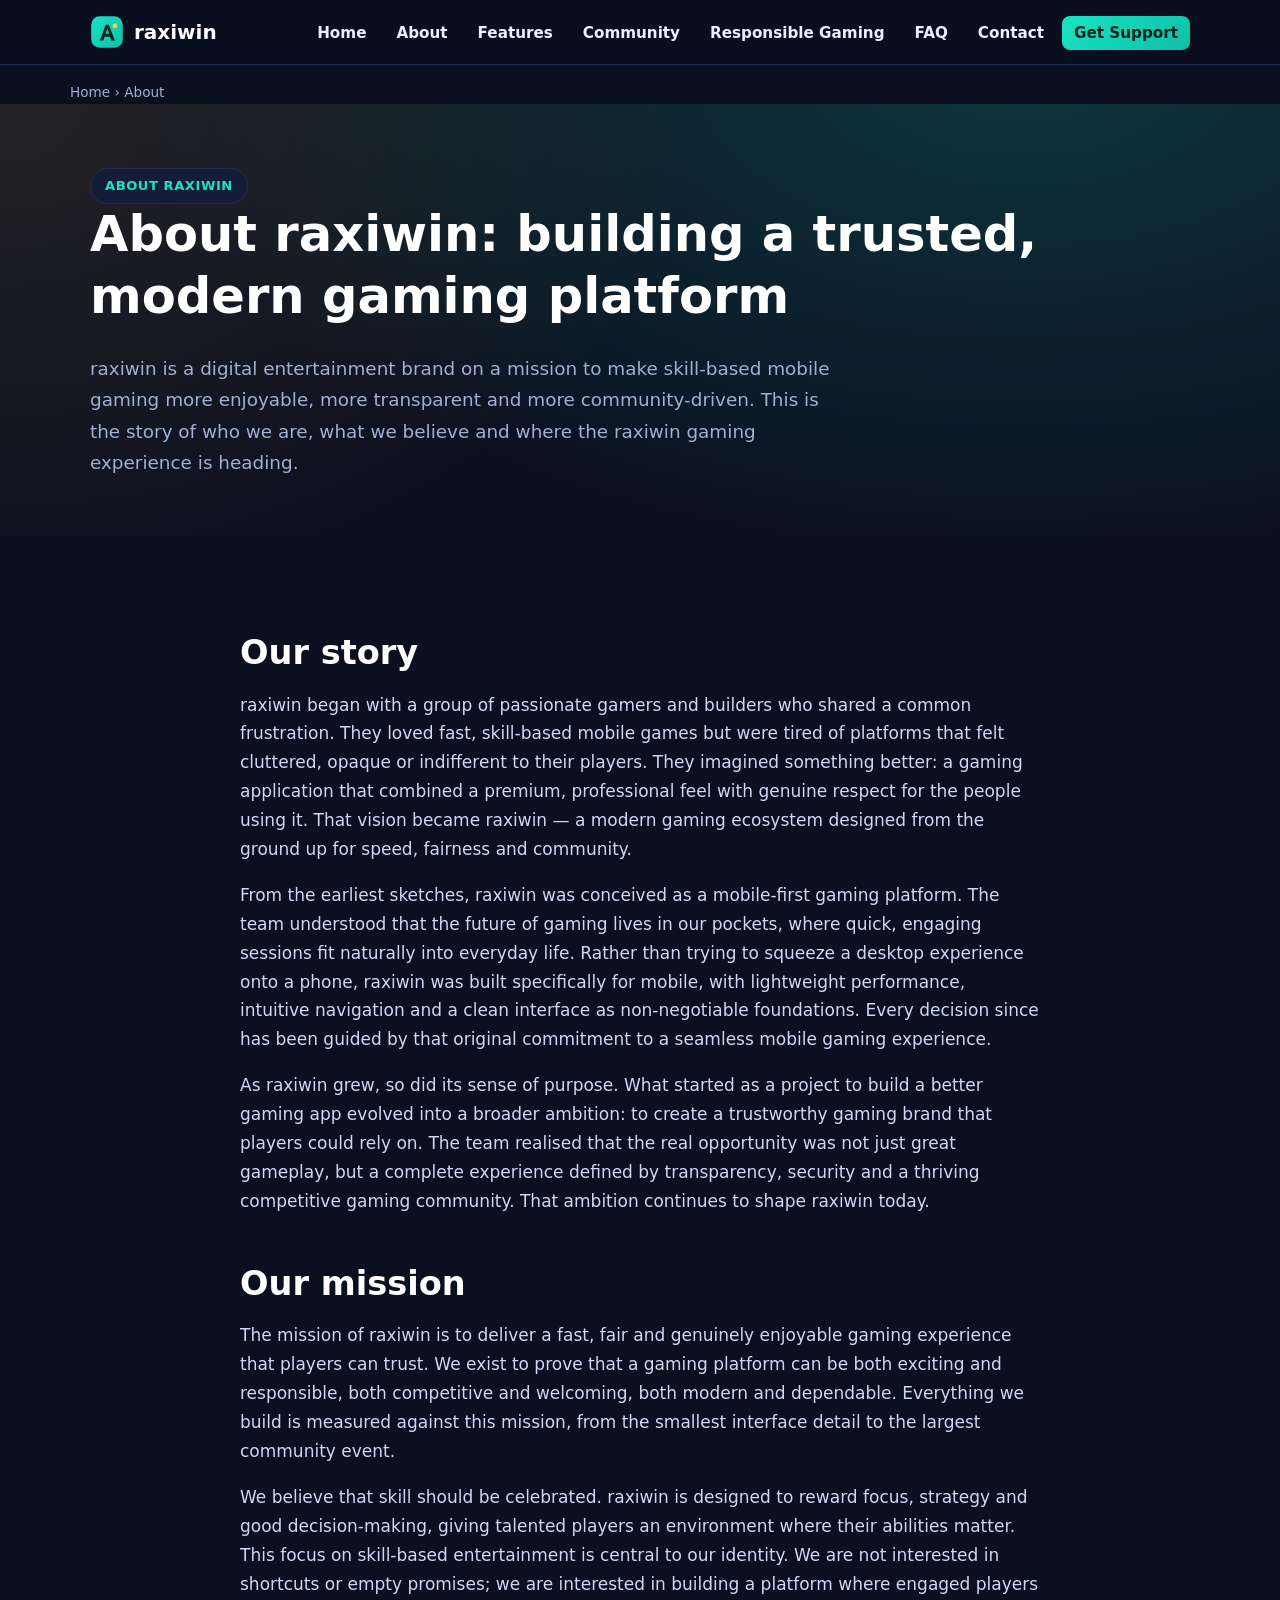
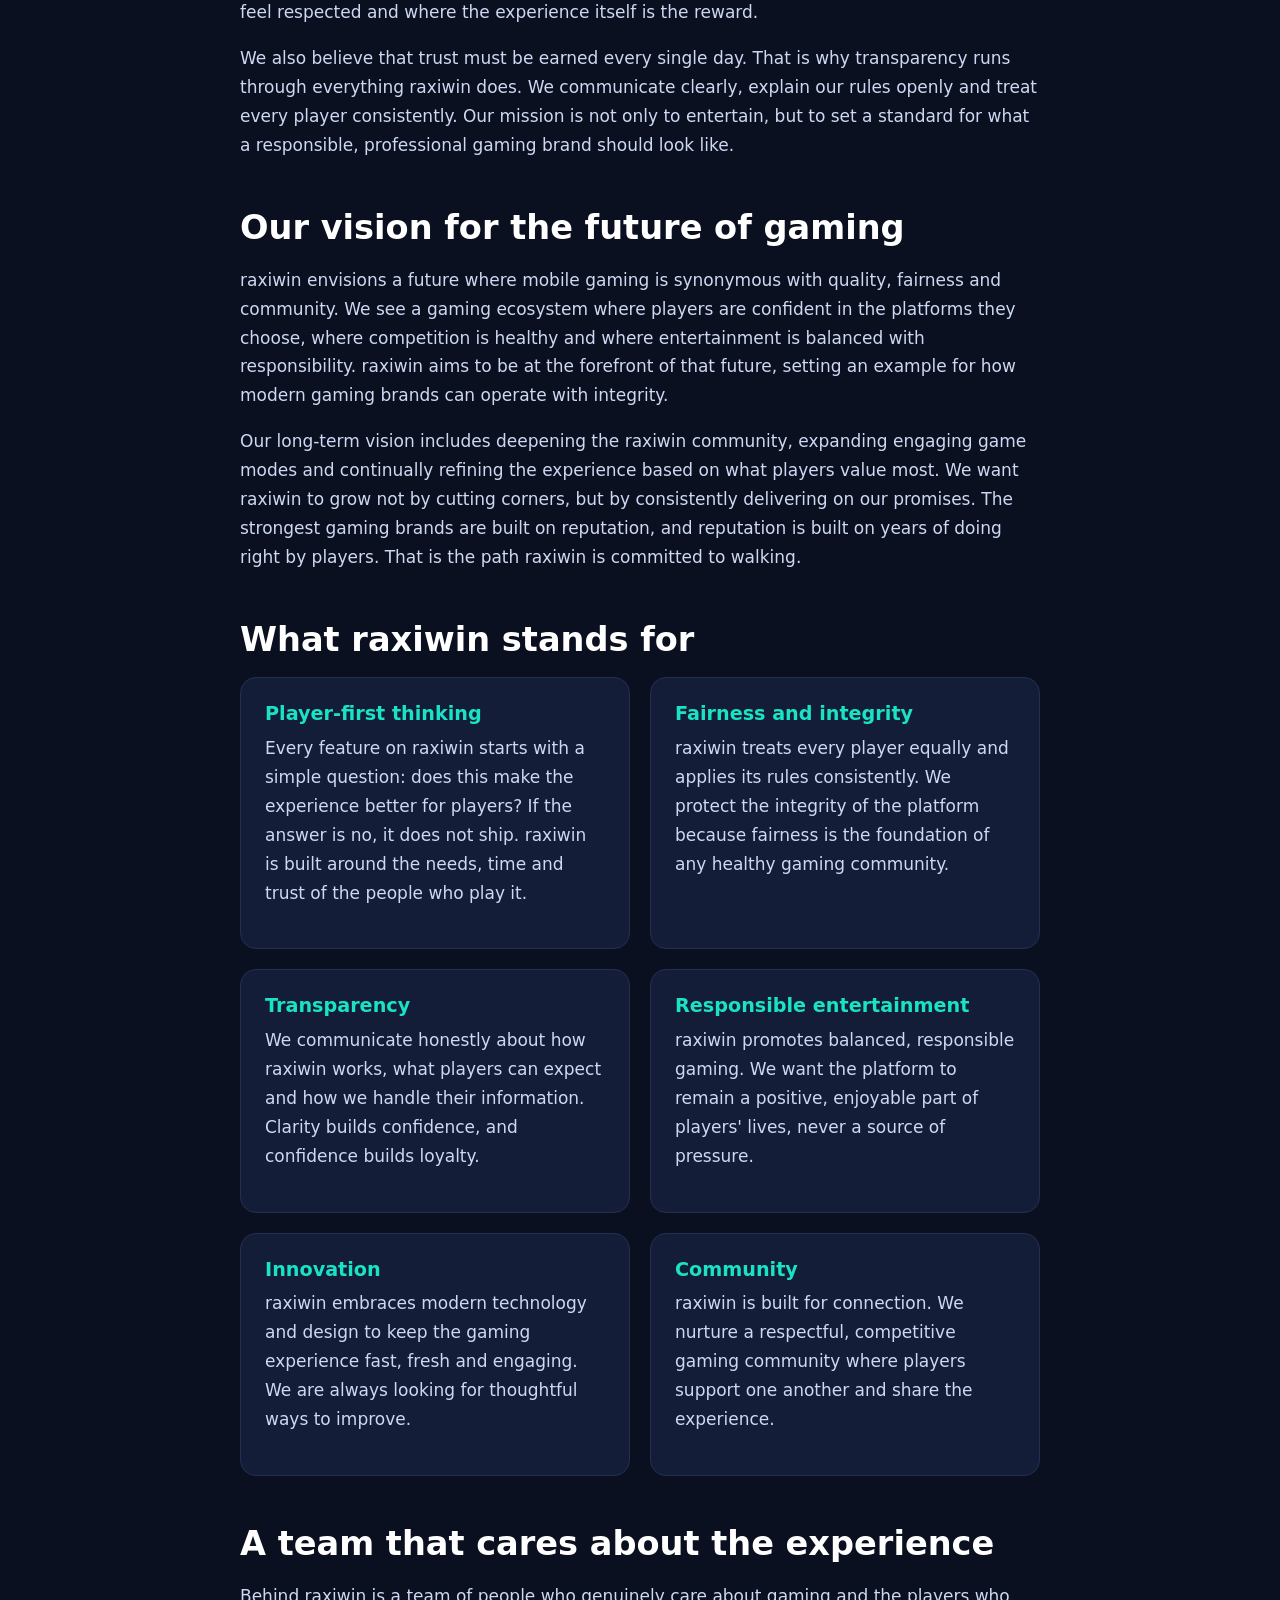
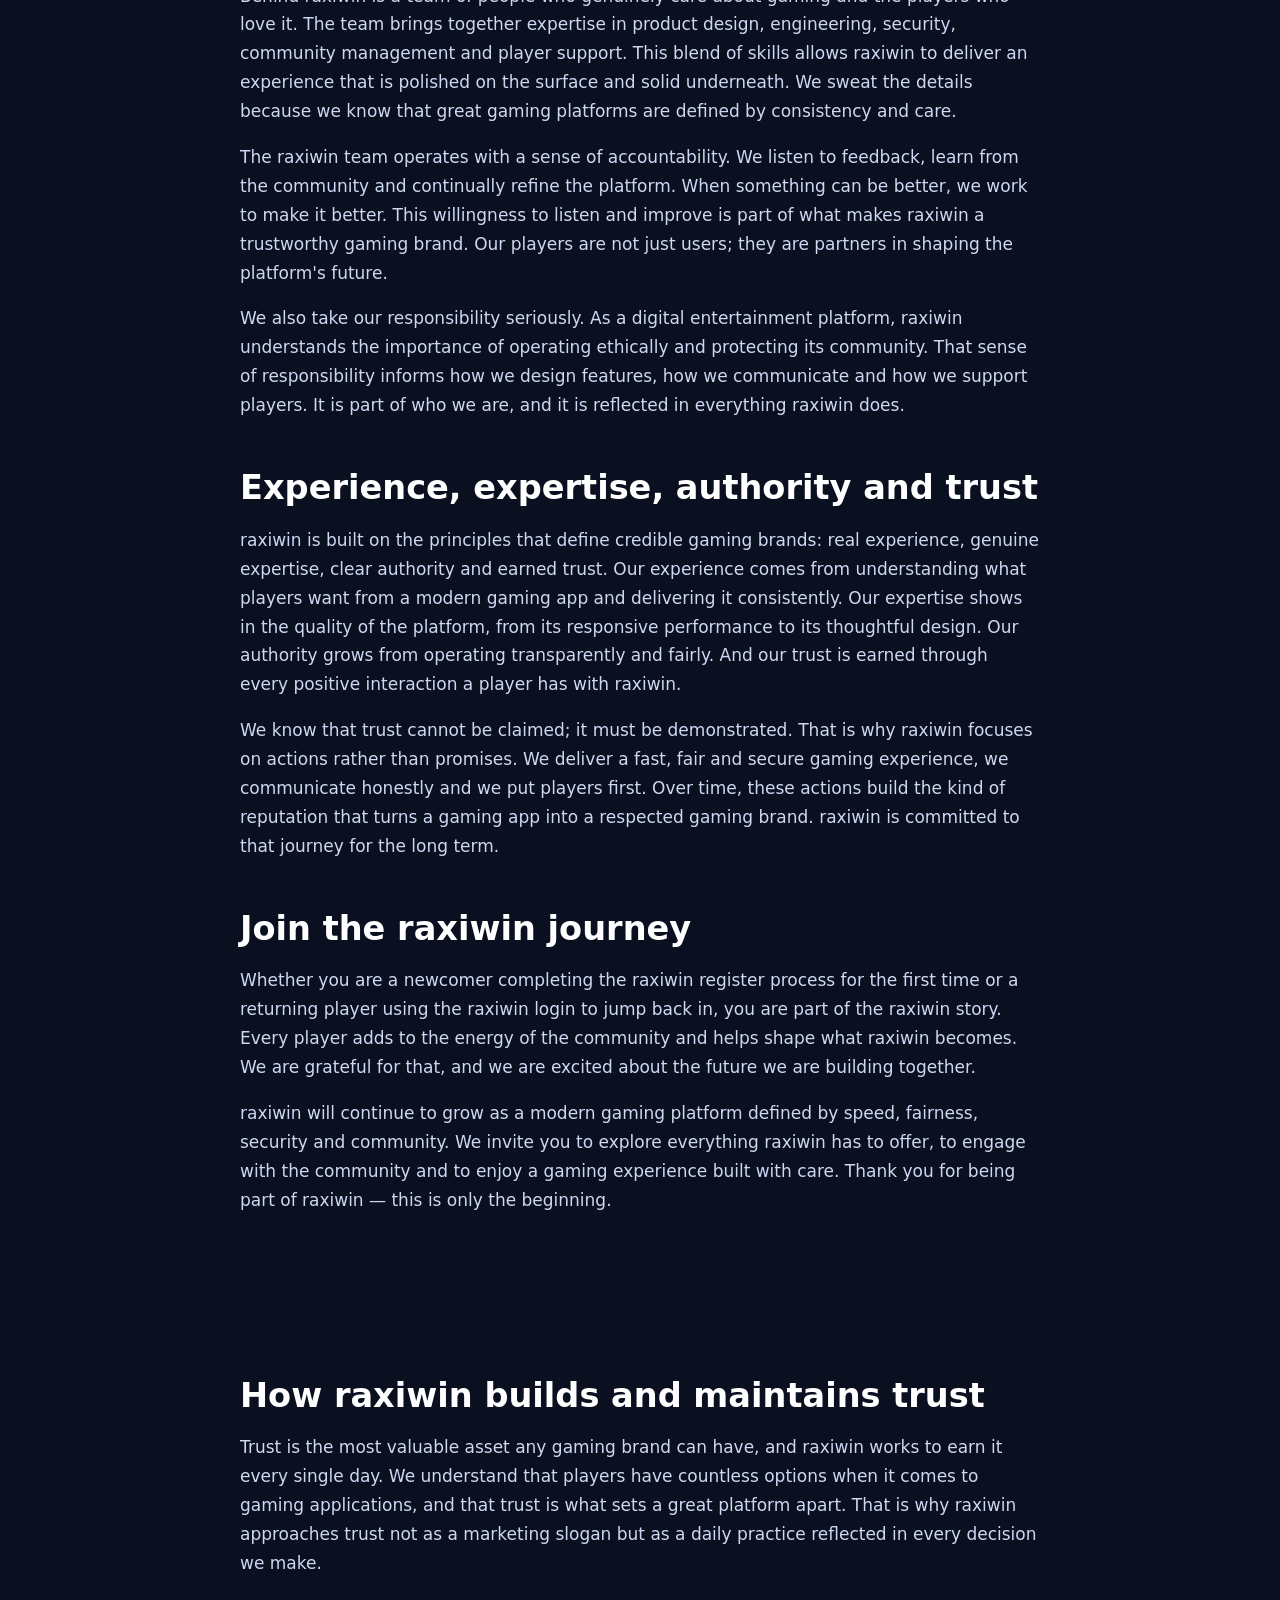
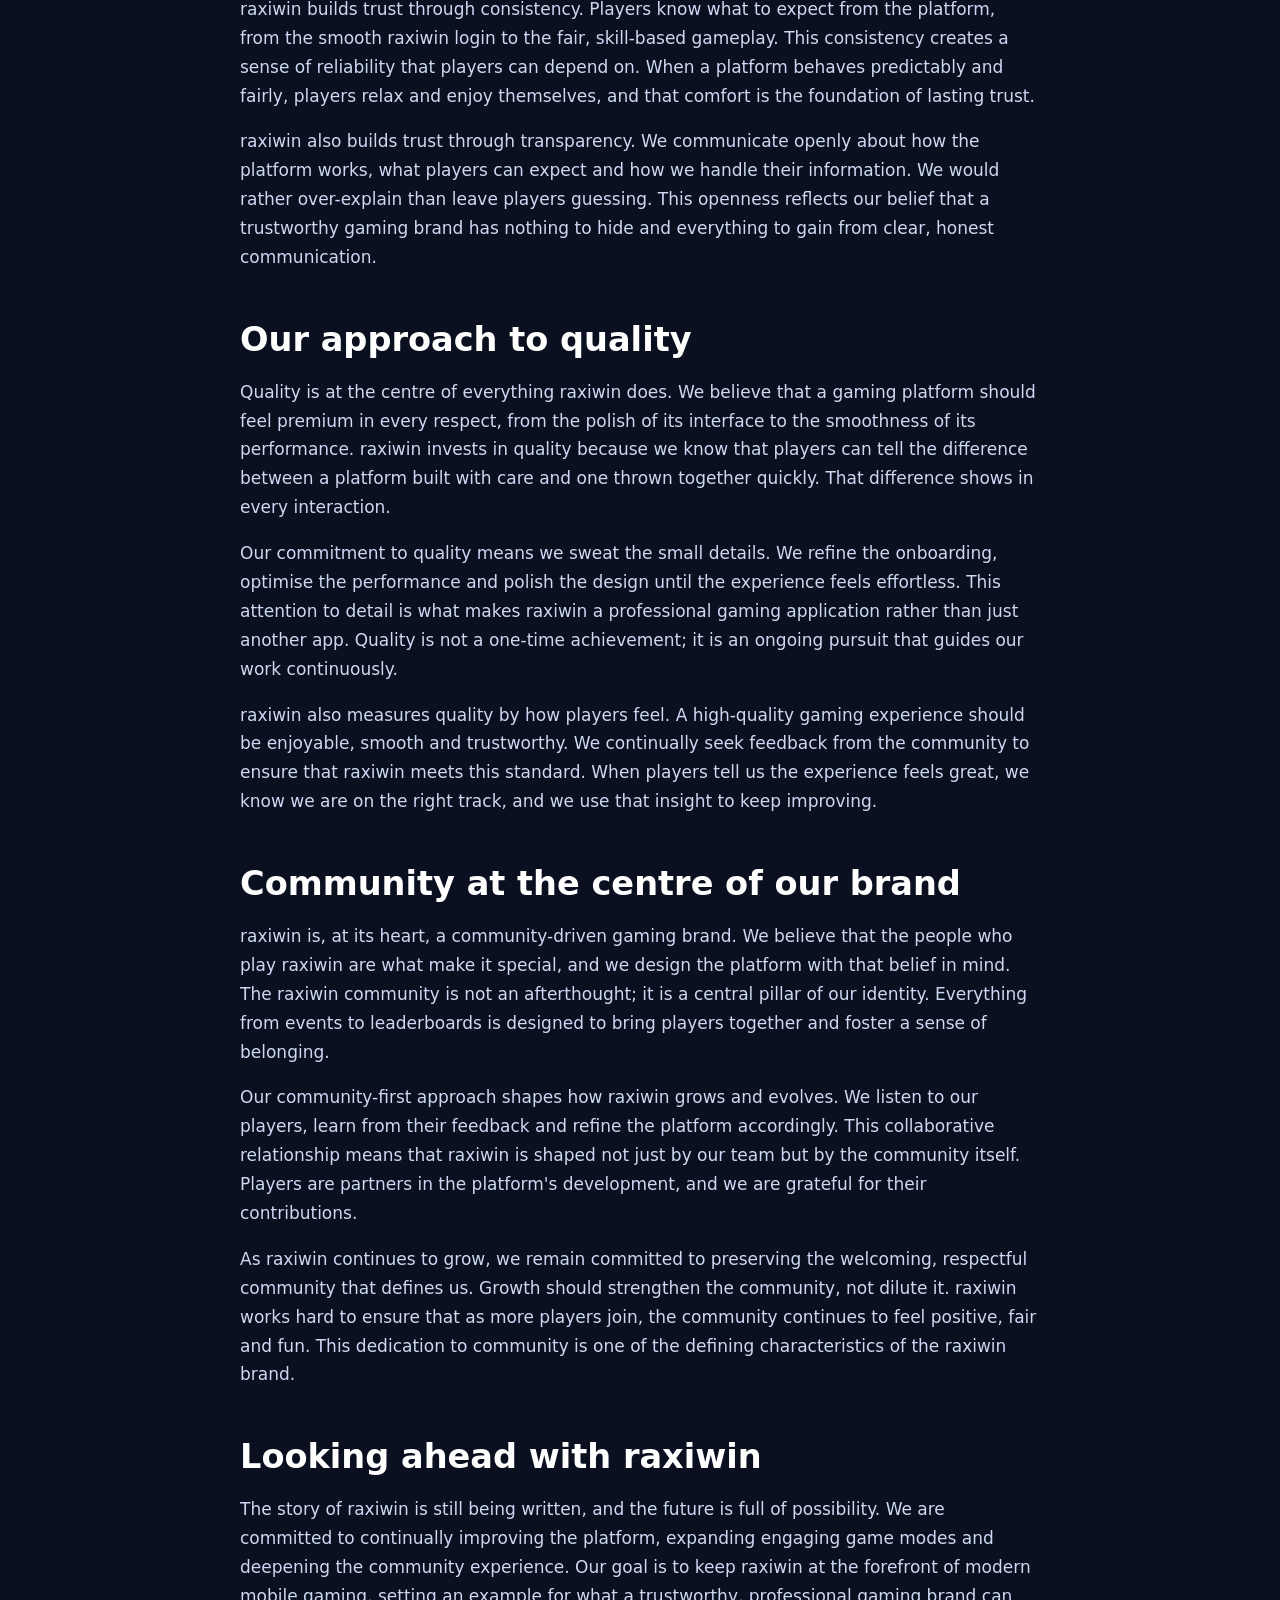
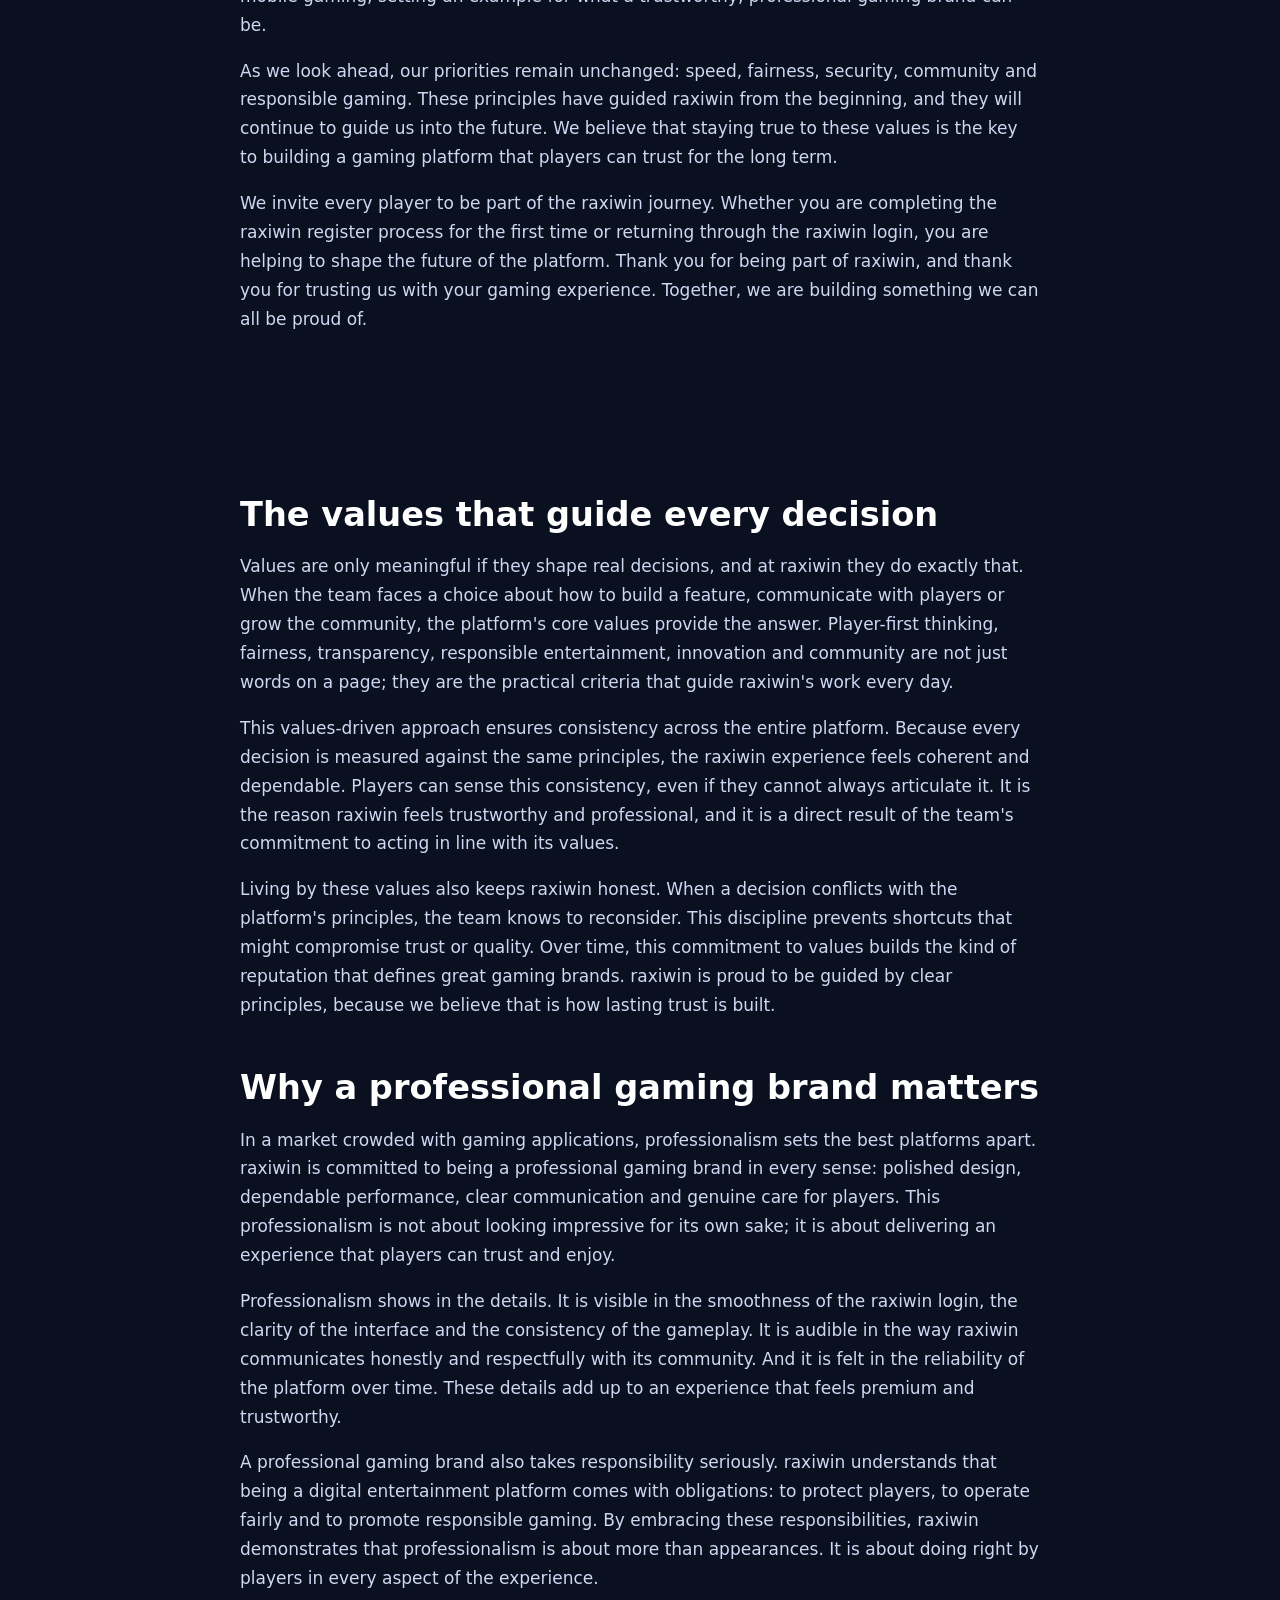
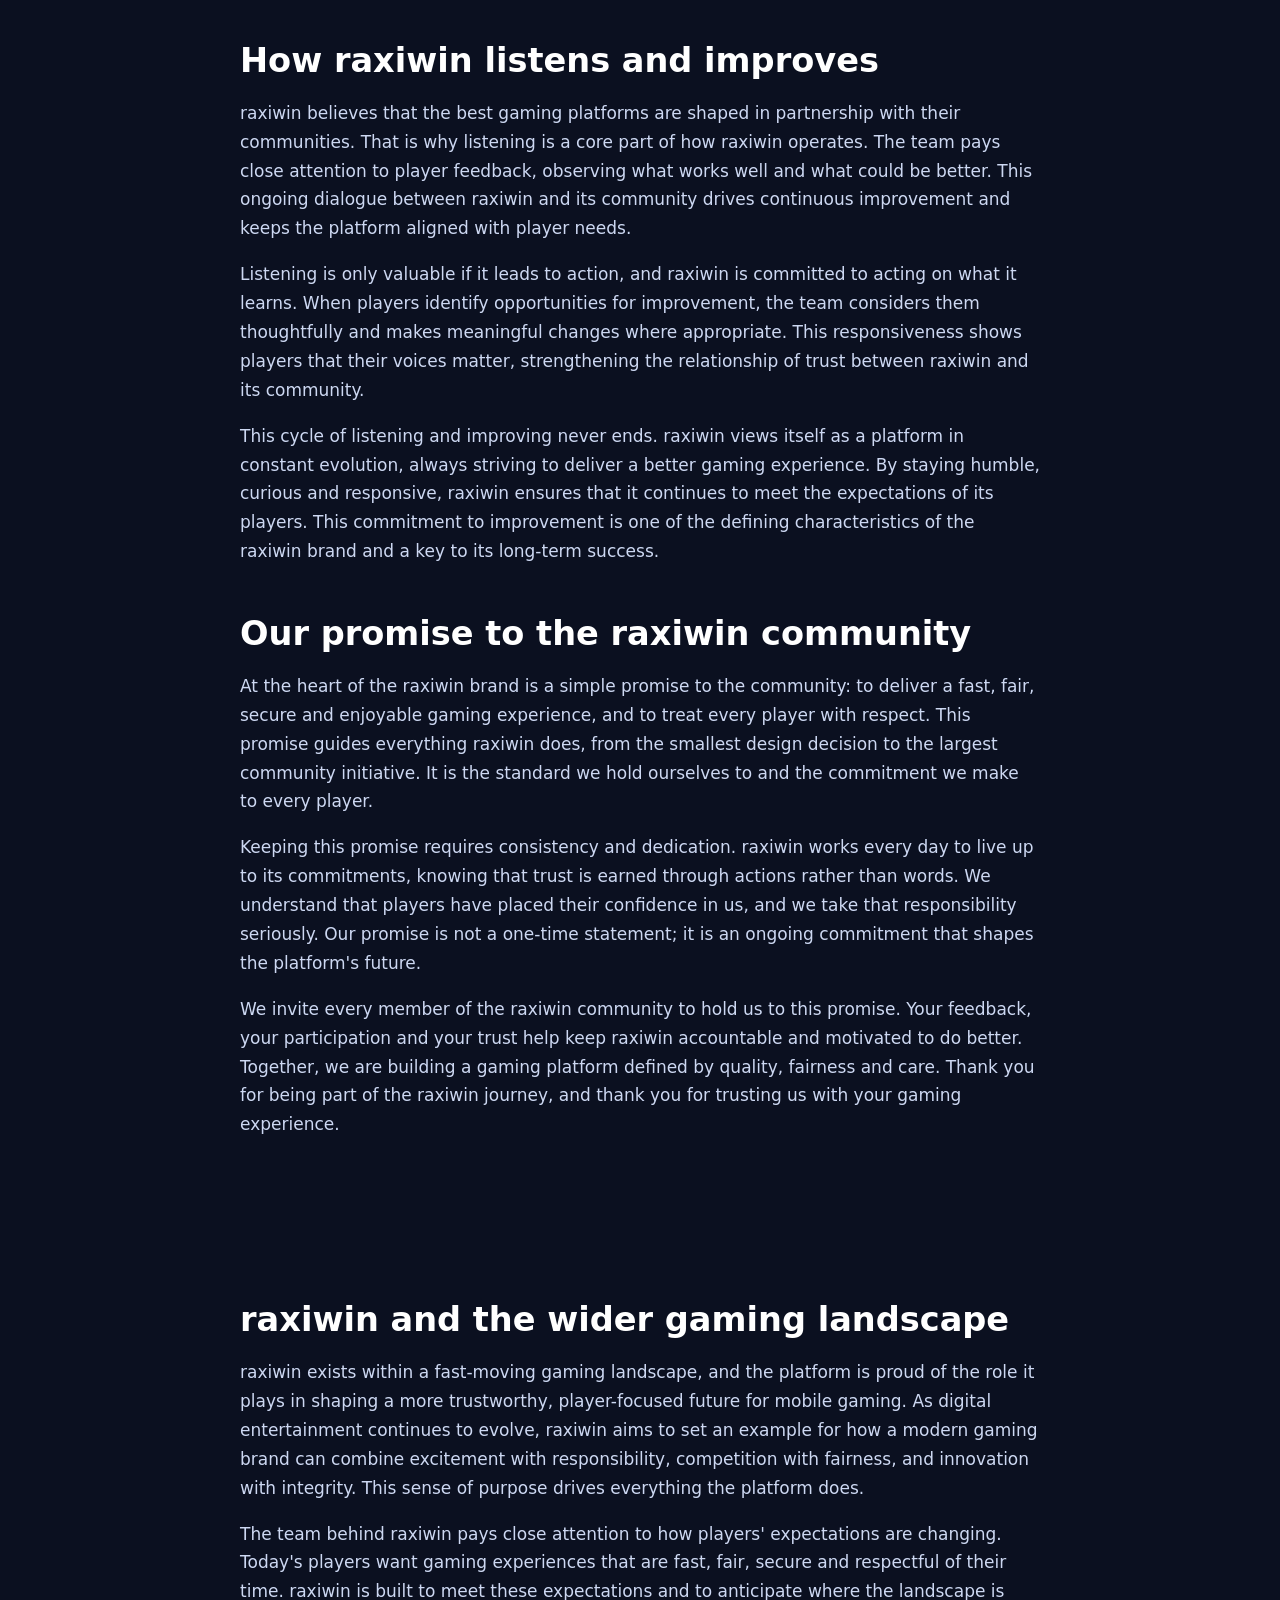
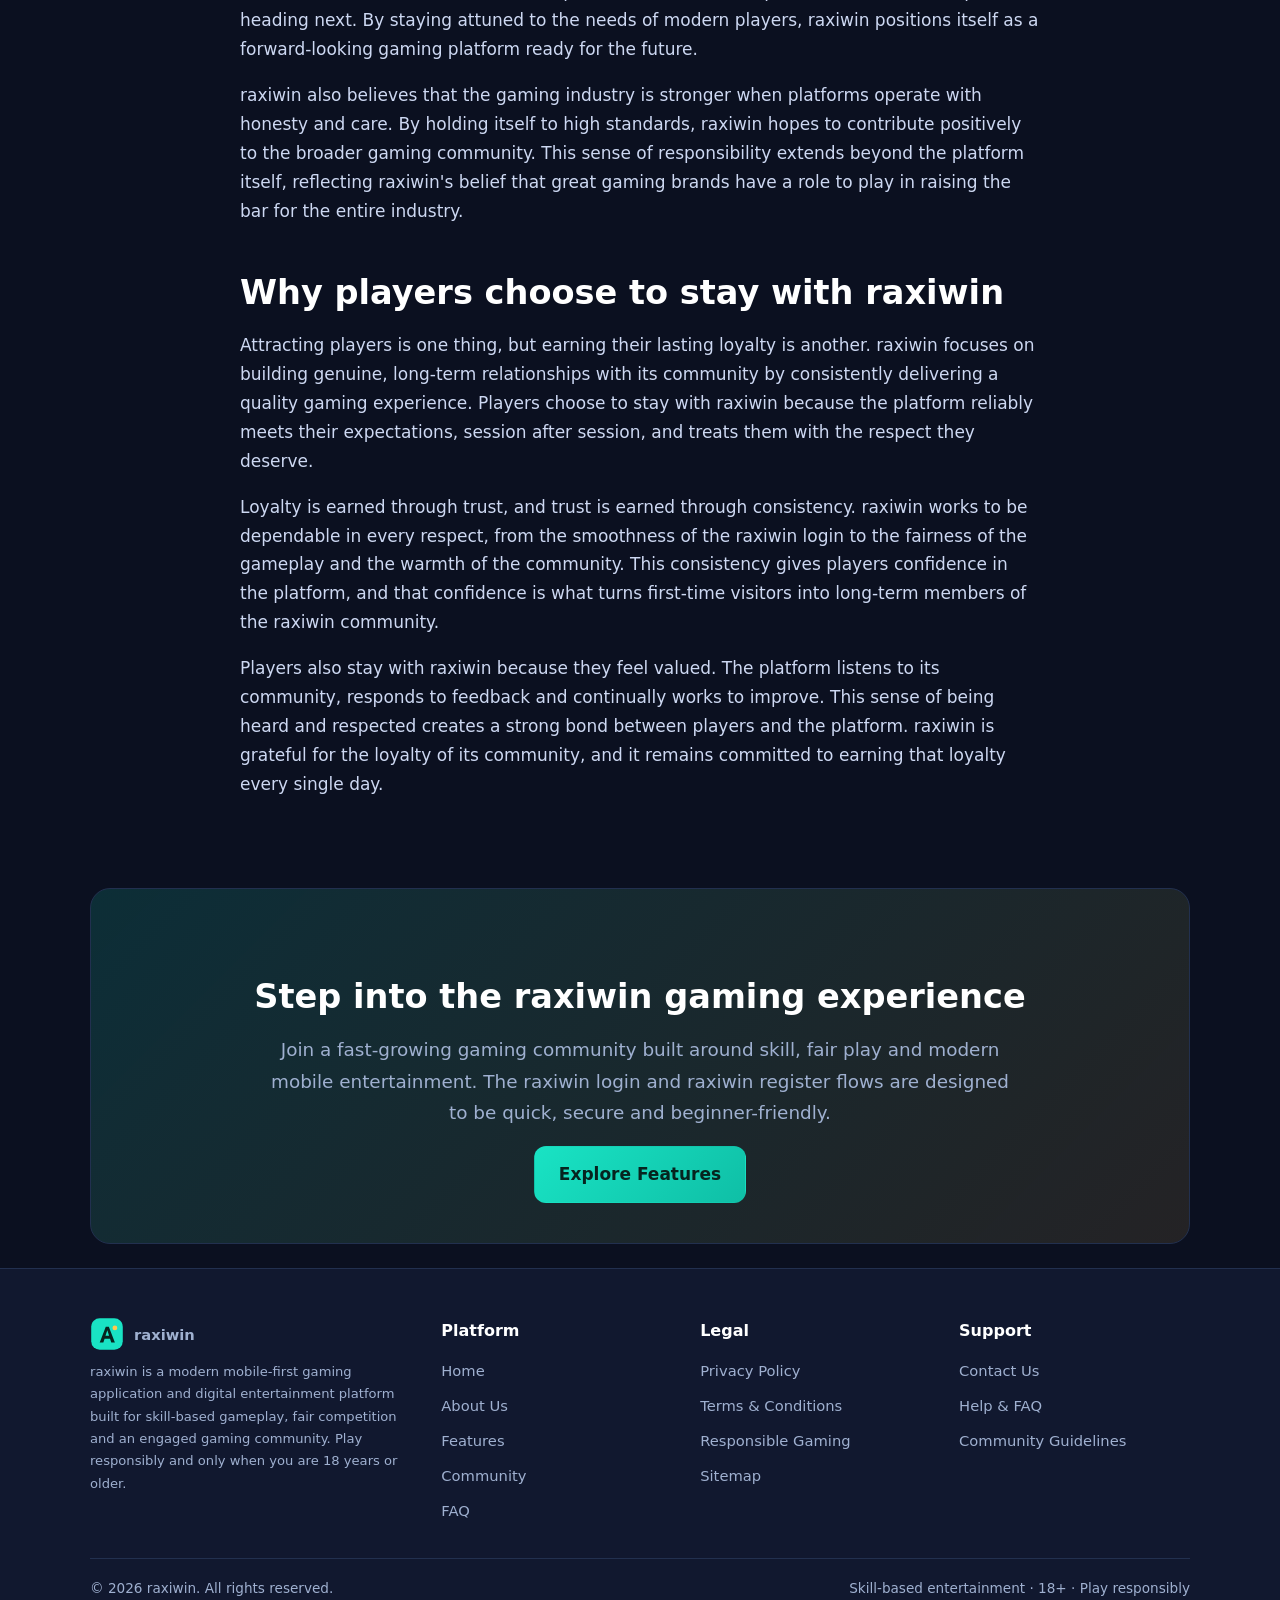
<file: about.html>
<!DOCTYPE html>
<html lang="en">
<head>
<meta charset="utf-8">
<meta name="viewport" content="width=device-width, initial-scale=1">
<title>About raxiwin | Our Mission, Vision &amp; Gaming Values</title>
<meta name="description" content="Learn about raxiwin, a modern mobile gaming platform and digital entertainment brand. Discover our mission, vision, values and commitment to fair, secure, community-driven gaming.">
<link rel="canonical" href="https://raxiwingames.games/about.html">
<meta name="robots" content="index, follow, max-image-preview:large, max-snippet:-1, max-video-preview:-1">
<meta name="theme-color" content="#0b1020">
<meta name="author" content="raxiwin">
<meta property="og:type" content="website">
<meta property="og:site_name" content="raxiwin">
<meta property="og:title" content="About raxiwin | Our Mission, Vision &amp; Gaming Values">
<meta property="og:description" content="Learn about raxiwin, a modern mobile gaming platform and digital entertainment brand. Discover our mission, vision, values and commitment to fair, secure, community-driven gaming.">
<meta property="og:url" content="https://raxiwingames.games/about.html">
<meta property="og:image" content="https://raxiwingames.games/assets/img/hero.jpg">
<meta name="twitter:card" content="summary_large_image">
<meta name="twitter:title" content="About raxiwin | Our Mission, Vision &amp; Gaming Values">
<meta name="twitter:description" content="Learn about raxiwin, a modern mobile gaming platform and digital entertainment brand. Discover our mission, vision, values and commitment to fair, secure, community-driven gaming.">
<meta name="twitter:image" content="https://raxiwingames.games/assets/img/hero.jpg">
<link rel="icon" type="image/svg+xml" href="/assets/img/favicon.svg">
<link rel="apple-touch-icon" href="/assets/img/app-icon.svg">
<link rel="preload" as="image" href="/assets/img/hero.jpg">
<link rel="stylesheet" href="/assets/css/style.css">
<script type="application/ld+json">{"@context": "https://schema.org", "@type": "Organization", "name": "raxiwin", "url": "https://raxiwingames.games", "logo": "https://raxiwingames.games/assets/img/logo.svg", "description": "raxiwin is a modern mobile-first gaming application and digital entertainment platform offering skill-based gameplay, fair competition and a vibrant gaming community.", "sameAs": [], "contactPoint": {"@type": "ContactPoint", "contactType": "customer support", "email": "support@raxiwingames.games", "availableLanguage": ["English"]}}</script>
<script type="application/ld+json">{"@context": "https://schema.org", "@type": "WebSite", "name": "raxiwin", "url": "https://raxiwingames.games", "potentialAction": {"@type": "SearchAction", "target": "https://raxiwingames.games/faq.html?q={search_term_string}", "query-input": "required name=search_term_string"}}</script>
<script type="application/ld+json">{"@context": "https://schema.org", "@type": "WebPage", "name": "About raxiwin | Our Mission, Vision & Gaming Values", "description": "Learn about raxiwin, a modern mobile gaming platform and digital entertainment brand. Discover our mission, vision, values and commitment to fair, secure, community-driven gaming.", "url": "https://raxiwingames.games/about.html", "isPartOf": {"@type": "WebSite", "name": "raxiwin", "url": "https://raxiwingames.games"}, "inLanguage": "en"}</script>
<script type="application/ld+json">{"@context": "https://schema.org", "@type": "BreadcrumbList", "itemListElement": [{"@type": "ListItem", "position": 1, "name": "Home", "item": "https://raxiwingames.games/"}, {"@type": "ListItem", "position": 2, "name": "About", "item": "https://raxiwingames.games/about.html"}]}</script>
</head>
<body>
<a class="skip" href="#main">Skip to main content</a>
<header class="site-header">
<nav class="nav container" aria-label="Primary">
<a class="brand" href="/" aria-label="raxiwin home">
<svg viewBox="0 0 56 56" width="34" height="34" aria-hidden="true"><defs><linearGradient id="hg" x1="0" y1="0" x2="1" y2="1"><stop offset="0" stop-color="#19e3c4"/><stop offset="1" stop-color="#0fbfa6"/></linearGradient></defs><rect x="2" y="2" width="52" height="52" rx="14" fill="url(#hg)"/><path d="M16 42 L26 16 L31 16 L41 42 L35 42 L33 36 L24 36 L22 42 Z M25.5 31 L31.5 31 L28.5 22 Z" fill="#06241f"/><circle cx="41" cy="18" r="4" fill="#ffc94d"/></svg>
<span>raxiwin</span></a>
<button class="burger" aria-label="Toggle menu" aria-expanded="false" aria-controls="primary-menu">&#9776;</button>
<ul class="menu" id="primary-menu"><li><a href="/index.html">Home</a></li><li><a href="/about.html" aria-current="page">About</a></li><li><a href="/features.html">Features</a></li><li><a href="/community.html">Community</a></li><li><a href="/responsible-gaming.html">Responsible Gaming</a></li><li><a href="/faq.html">FAQ</a></li><li><a href="/contact.html">Contact</a></li><li><a class="cta" href="/contact.html">Get Support</a></li></ul>
</nav></header>
<nav class="breadcrumb container" aria-label="Breadcrumb"><a href='/'>Home</a> &rsaquo; <span aria-current='page'>About</span></nav><main id="main">
<section class="hero">
  <div class="container">
    <span class="eyebrow">ABOUT RAXIWIN</span>
    <h1>About raxiwin: building a trusted, modern gaming platform</h1>
    <p class="lead">raxiwin is a digital entertainment brand on a mission to make skill-based mobile gaming more enjoyable, more transparent and more community-driven. This is the story of who we are, what we believe and where the raxiwin gaming experience is heading.</p>
  </div>
</section>
<section><div class="container article">
  <h2>Our story</h2>
  <p>raxiwin began with a group of passionate gamers and builders who shared a common frustration. They loved fast, skill-based mobile games but were tired of platforms that felt cluttered, opaque or indifferent to their players. They imagined something better: a gaming application that combined a premium, professional feel with genuine respect for the people using it. That vision became raxiwin — a modern gaming ecosystem designed from the ground up for speed, fairness and community.</p>
  <p>From the earliest sketches, raxiwin was conceived as a mobile-first gaming platform. The team understood that the future of gaming lives in our pockets, where quick, engaging sessions fit naturally into everyday life. Rather than trying to squeeze a desktop experience onto a phone, raxiwin was built specifically for mobile, with lightweight performance, intuitive navigation and a clean interface as non-negotiable foundations. Every decision since has been guided by that original commitment to a seamless mobile gaming experience.</p>
  <p>As raxiwin grew, so did its sense of purpose. What started as a project to build a better gaming app evolved into a broader ambition: to create a trustworthy gaming brand that players could rely on. The team realised that the real opportunity was not just great gameplay, but a complete experience defined by transparency, security and a thriving competitive gaming community. That ambition continues to shape raxiwin today.</p>

  <h2>Our mission</h2>
  <p>The mission of raxiwin is to deliver a fast, fair and genuinely enjoyable gaming experience that players can trust. We exist to prove that a gaming platform can be both exciting and responsible, both competitive and welcoming, both modern and dependable. Everything we build is measured against this mission, from the smallest interface detail to the largest community event.</p>
  <p>We believe that skill should be celebrated. raxiwin is designed to reward focus, strategy and good decision-making, giving talented players an environment where their abilities matter. This focus on skill-based entertainment is central to our identity. We are not interested in shortcuts or empty promises; we are interested in building a platform where engaged players feel respected and where the experience itself is the reward.</p>
  <p>We also believe that trust must be earned every single day. That is why transparency runs through everything raxiwin does. We communicate clearly, explain our rules openly and treat every player consistently. Our mission is not only to entertain, but to set a standard for what a responsible, professional gaming brand should look like.</p>

  <h2>Our vision for the future of gaming</h2>
  <p>raxiwin envisions a future where mobile gaming is synonymous with quality, fairness and community. We see a gaming ecosystem where players are confident in the platforms they choose, where competition is healthy and where entertainment is balanced with responsibility. raxiwin aims to be at the forefront of that future, setting an example for how modern gaming brands can operate with integrity.</p>
  <p>Our long-term vision includes deepening the raxiwin community, expanding engaging game modes and continually refining the experience based on what players value most. We want raxiwin to grow not by cutting corners, but by consistently delivering on our promises. The strongest gaming brands are built on reputation, and reputation is built on years of doing right by players. That is the path raxiwin is committed to walking.</p>

  <h2>What raxiwin stands for</h2>
  <div class="grid grid-2" style="margin-top:14px">
    <div class="card"><h3>Player-first thinking</h3><p>Every feature on raxiwin starts with a simple question: does this make the experience better for players? If the answer is no, it does not ship. raxiwin is built around the needs, time and trust of the people who play it.</p></div>
    <div class="card"><h3>Fairness and integrity</h3><p>raxiwin treats every player equally and applies its rules consistently. We protect the integrity of the platform because fairness is the foundation of any healthy gaming community.</p></div>
    <div class="card"><h3>Transparency</h3><p>We communicate honestly about how raxiwin works, what players can expect and how we handle their information. Clarity builds confidence, and confidence builds loyalty.</p></div>
    <div class="card"><h3>Responsible entertainment</h3><p>raxiwin promotes balanced, responsible gaming. We want the platform to remain a positive, enjoyable part of players' lives, never a source of pressure.</p></div>
    <div class="card"><h3>Innovation</h3><p>raxiwin embraces modern technology and design to keep the gaming experience fast, fresh and engaging. We are always looking for thoughtful ways to improve.</p></div>
    <div class="card"><h3>Community</h3><p>raxiwin is built for connection. We nurture a respectful, competitive gaming community where players support one another and share the experience.</p></div>
  </div>

  <h2>A team that cares about the experience</h2>
  <p>Behind raxiwin is a team of people who genuinely care about gaming and the players who love it. The team brings together expertise in product design, engineering, security, community management and player support. This blend of skills allows raxiwin to deliver an experience that is polished on the surface and solid underneath. We sweat the details because we know that great gaming platforms are defined by consistency and care.</p>
  <p>The raxiwin team operates with a sense of accountability. We listen to feedback, learn from the community and continually refine the platform. When something can be better, we work to make it better. This willingness to listen and improve is part of what makes raxiwin a trustworthy gaming brand. Our players are not just users; they are partners in shaping the platform's future.</p>
  <p>We also take our responsibility seriously. As a digital entertainment platform, raxiwin understands the importance of operating ethically and protecting its community. That sense of responsibility informs how we design features, how we communicate and how we support players. It is part of who we are, and it is reflected in everything raxiwin does.</p>

  <h2>Experience, expertise, authority and trust</h2>
  <p>raxiwin is built on the principles that define credible gaming brands: real experience, genuine expertise, clear authority and earned trust. Our experience comes from understanding what players want from a modern gaming app and delivering it consistently. Our expertise shows in the quality of the platform, from its responsive performance to its thoughtful design. Our authority grows from operating transparently and fairly. And our trust is earned through every positive interaction a player has with raxiwin.</p>
  <p>We know that trust cannot be claimed; it must be demonstrated. That is why raxiwin focuses on actions rather than promises. We deliver a fast, fair and secure gaming experience, we communicate honestly and we put players first. Over time, these actions build the kind of reputation that turns a gaming app into a respected gaming brand. raxiwin is committed to that journey for the long term.</p>

  <h2>Join the raxiwin journey</h2>
  <p>Whether you are a newcomer completing the raxiwin register process for the first time or a returning player using the raxiwin login to jump back in, you are part of the raxiwin story. Every player adds to the energy of the community and helps shape what raxiwin becomes. We are grateful for that, and we are excited about the future we are building together.</p>
  <p>raxiwin will continue to grow as a modern gaming platform defined by speed, fairness, security and community. We invite you to explore everything raxiwin has to offer, to engage with the community and to enjoy a gaming experience built with care. Thank you for being part of raxiwin — this is only the beginning.</p>
</div></section>
<section data-expanded="1"><div class="container article"><h2>How raxiwin builds and maintains trust</h2><p>Trust is the most valuable asset any gaming brand can have, and raxiwin works to earn it every single day. We understand that players have countless options when it comes to gaming applications, and that trust is what sets a great platform apart. That is why raxiwin approaches trust not as a marketing slogan but as a daily practice reflected in every decision we make.</p><p>raxiwin builds trust through consistency. Players know what to expect from the platform, from the smooth raxiwin login to the fair, skill-based gameplay. This consistency creates a sense of reliability that players can depend on. When a platform behaves predictably and fairly, players relax and enjoy themselves, and that comfort is the foundation of lasting trust.</p><p>raxiwin also builds trust through transparency. We communicate openly about how the platform works, what players can expect and how we handle their information. We would rather over-explain than leave players guessing. This openness reflects our belief that a trustworthy gaming brand has nothing to hide and everything to gain from clear, honest communication.</p><h2>Our approach to quality</h2><p>Quality is at the centre of everything raxiwin does. We believe that a gaming platform should feel premium in every respect, from the polish of its interface to the smoothness of its performance. raxiwin invests in quality because we know that players can tell the difference between a platform built with care and one thrown together quickly. That difference shows in every interaction.</p><p>Our commitment to quality means we sweat the small details. We refine the onboarding, optimise the performance and polish the design until the experience feels effortless. This attention to detail is what makes raxiwin a professional gaming application rather than just another app. Quality is not a one-time achievement; it is an ongoing pursuit that guides our work continuously.</p><p>raxiwin also measures quality by how players feel. A high-quality gaming experience should be enjoyable, smooth and trustworthy. We continually seek feedback from the community to ensure that raxiwin meets this standard. When players tell us the experience feels great, we know we are on the right track, and we use that insight to keep improving.</p><h2>Community at the centre of our brand</h2><p>raxiwin is, at its heart, a community-driven gaming brand. We believe that the people who play raxiwin are what make it special, and we design the platform with that belief in mind. The raxiwin community is not an afterthought; it is a central pillar of our identity. Everything from events to leaderboards is designed to bring players together and foster a sense of belonging.</p><p>Our community-first approach shapes how raxiwin grows and evolves. We listen to our players, learn from their feedback and refine the platform accordingly. This collaborative relationship means that raxiwin is shaped not just by our team but by the community itself. Players are partners in the platform's development, and we are grateful for their contributions.</p><p>As raxiwin continues to grow, we remain committed to preserving the welcoming, respectful community that defines us. Growth should strengthen the community, not dilute it. raxiwin works hard to ensure that as more players join, the community continues to feel positive, fair and fun. This dedication to community is one of the defining characteristics of the raxiwin brand.</p><h2>Looking ahead with raxiwin</h2><p>The story of raxiwin is still being written, and the future is full of possibility. We are committed to continually improving the platform, expanding engaging game modes and deepening the community experience. Our goal is to keep raxiwin at the forefront of modern mobile gaming, setting an example for what a trustworthy, professional gaming brand can be.</p><p>As we look ahead, our priorities remain unchanged: speed, fairness, security, community and responsible gaming. These principles have guided raxiwin from the beginning, and they will continue to guide us into the future. We believe that staying true to these values is the key to building a gaming platform that players can trust for the long term.</p><p>We invite every player to be part of the raxiwin journey. Whether you are completing the raxiwin register process for the first time or returning through the raxiwin login, you are helping to shape the future of the platform. Thank you for being part of raxiwin, and thank you for trusting us with your gaming experience. Together, we are building something we can all be proud of.</p></div></section><section data-expanded2="1"><div class="container article"><h2>The values that guide every decision</h2><p>Values are only meaningful if they shape real decisions, and at raxiwin they do exactly that. When the team faces a choice about how to build a feature, communicate with players or grow the community, the platform's core values provide the answer. Player-first thinking, fairness, transparency, responsible entertainment, innovation and community are not just words on a page; they are the practical criteria that guide raxiwin's work every day.</p><p>This values-driven approach ensures consistency across the entire platform. Because every decision is measured against the same principles, the raxiwin experience feels coherent and dependable. Players can sense this consistency, even if they cannot always articulate it. It is the reason raxiwin feels trustworthy and professional, and it is a direct result of the team's commitment to acting in line with its values.</p><p>Living by these values also keeps raxiwin honest. When a decision conflicts with the platform's principles, the team knows to reconsider. This discipline prevents shortcuts that might compromise trust or quality. Over time, this commitment to values builds the kind of reputation that defines great gaming brands. raxiwin is proud to be guided by clear principles, because we believe that is how lasting trust is built.</p><h2>Why a professional gaming brand matters</h2><p>In a market crowded with gaming applications, professionalism sets the best platforms apart. raxiwin is committed to being a professional gaming brand in every sense: polished design, dependable performance, clear communication and genuine care for players. This professionalism is not about looking impressive for its own sake; it is about delivering an experience that players can trust and enjoy.</p><p>Professionalism shows in the details. It is visible in the smoothness of the raxiwin login, the clarity of the interface and the consistency of the gameplay. It is audible in the way raxiwin communicates honestly and respectfully with its community. And it is felt in the reliability of the platform over time. These details add up to an experience that feels premium and trustworthy.</p><p>A professional gaming brand also takes responsibility seriously. raxiwin understands that being a digital entertainment platform comes with obligations: to protect players, to operate fairly and to promote responsible gaming. By embracing these responsibilities, raxiwin demonstrates that professionalism is about more than appearances. It is about doing right by players in every aspect of the experience.</p><h2>How raxiwin listens and improves</h2><p>raxiwin believes that the best gaming platforms are shaped in partnership with their communities. That is why listening is a core part of how raxiwin operates. The team pays close attention to player feedback, observing what works well and what could be better. This ongoing dialogue between raxiwin and its community drives continuous improvement and keeps the platform aligned with player needs.</p><p>Listening is only valuable if it leads to action, and raxiwin is committed to acting on what it learns. When players identify opportunities for improvement, the team considers them thoughtfully and makes meaningful changes where appropriate. This responsiveness shows players that their voices matter, strengthening the relationship of trust between raxiwin and its community.</p><p>This cycle of listening and improving never ends. raxiwin views itself as a platform in constant evolution, always striving to deliver a better gaming experience. By staying humble, curious and responsive, raxiwin ensures that it continues to meet the expectations of its players. This commitment to improvement is one of the defining characteristics of the raxiwin brand and a key to its long-term success.</p><h2>Our promise to the raxiwin community</h2><p>At the heart of the raxiwin brand is a simple promise to the community: to deliver a fast, fair, secure and enjoyable gaming experience, and to treat every player with respect. This promise guides everything raxiwin does, from the smallest design decision to the largest community initiative. It is the standard we hold ourselves to and the commitment we make to every player.</p><p>Keeping this promise requires consistency and dedication. raxiwin works every day to live up to its commitments, knowing that trust is earned through actions rather than words. We understand that players have placed their confidence in us, and we take that responsibility seriously. Our promise is not a one-time statement; it is an ongoing commitment that shapes the platform's future.</p><p>We invite every member of the raxiwin community to hold us to this promise. Your feedback, your participation and your trust help keep raxiwin accountable and motivated to do better. Together, we are building a gaming platform defined by quality, fairness and care. Thank you for being part of the raxiwin journey, and thank you for trusting us with your gaming experience.</p></div></section><section data-expanded3="1"><div class="container article"><h2>raxiwin and the wider gaming landscape</h2><p>raxiwin exists within a fast-moving gaming landscape, and the platform is proud of the role it plays in shaping a more trustworthy, player-focused future for mobile gaming. As digital entertainment continues to evolve, raxiwin aims to set an example for how a modern gaming brand can combine excitement with responsibility, competition with fairness, and innovation with integrity. This sense of purpose drives everything the platform does.</p><p>The team behind raxiwin pays close attention to how players' expectations are changing. Today's players want gaming experiences that are fast, fair, secure and respectful of their time. raxiwin is built to meet these expectations and to anticipate where the landscape is heading next. By staying attuned to the needs of modern players, raxiwin positions itself as a forward-looking gaming platform ready for the future.</p><p>raxiwin also believes that the gaming industry is stronger when platforms operate with honesty and care. By holding itself to high standards, raxiwin hopes to contribute positively to the broader gaming community. This sense of responsibility extends beyond the platform itself, reflecting raxiwin's belief that great gaming brands have a role to play in raising the bar for the entire industry.</p><h2>Why players choose to stay with raxiwin</h2><p>Attracting players is one thing, but earning their lasting loyalty is another. raxiwin focuses on building genuine, long-term relationships with its community by consistently delivering a quality gaming experience. Players choose to stay with raxiwin because the platform reliably meets their expectations, session after session, and treats them with the respect they deserve.</p><p>Loyalty is earned through trust, and trust is earned through consistency. raxiwin works to be dependable in every respect, from the smoothness of the raxiwin login to the fairness of the gameplay and the warmth of the community. This consistency gives players confidence in the platform, and that confidence is what turns first-time visitors into long-term members of the raxiwin community.</p><p>Players also stay with raxiwin because they feel valued. The platform listens to its community, responds to feedback and continually works to improve. This sense of being heard and respected creates a strong bond between players and the platform. raxiwin is grateful for the loyalty of its community, and it remains committed to earning that loyalty every single day.</p></div></section><div class="container"><div class="band">
<h2>Step into the raxiwin gaming experience</h2>
<p class="lead center" style="margin:0 auto 18px">Join a fast-growing gaming community built around skill, fair play and modern mobile entertainment. The raxiwin login and raxiwin register flows are designed to be quick, secure and beginner-friendly.</p>
<a class="btn btn-primary" href="/features.html">Explore Features</a>
</div></div>
</main><footer class="site-footer">
<div class="container">
<div class="foot-grid">
<div>
<a class="brand" href="/" aria-label="raxiwin home" style="margin-bottom:10px">
<svg viewBox="0 0 56 56" width="30" height="30" aria-hidden="true"><rect x="2" y="2" width="52" height="52" rx="14" fill="#19e3c4"/><path d="M16 42 L26 16 L31 16 L41 42 L35 42 L33 36 L24 36 L22 42 Z M25.5 31 L31.5 31 L28.5 22 Z" fill="#06241f"/><circle cx="41" cy="18" r="4" fill="#ffc94d"/></svg>
<span>raxiwin</span></a>
<p class="disclaimer">raxiwin is a modern mobile-first gaming application and digital entertainment platform built for skill-based gameplay, fair competition and an engaged gaming community. Play responsibly and only when you are 18 years or older.</p>
</div>
<div><h4>Platform</h4><ul><li><a href="/index.html">Home</a></li><li><a href="/about.html">About Us</a></li><li><a href="/features.html">Features</a></li><li><a href="/community.html">Community</a></li><li><a href="/faq.html">FAQ</a></li></ul></div>
<div><h4>Legal</h4><ul><li><a href="/privacy-policy.html">Privacy Policy</a></li><li><a href="/terms.html">Terms & Conditions</a></li><li><a href="/responsible-gaming.html">Responsible Gaming</a></li><li><a href="/sitemap.html">Sitemap</a></li></ul></div>
<div><h4>Support</h4><ul><li><a href="/contact.html">Contact Us</a></li><li><a href="/faq.html">Help & FAQ</a></li><li><a href="/community.html">Community Guidelines</a></li></ul></div>
</div>
<div class="foot-bottom">
<span>&copy; <span id="year">2026</span> raxiwin. All rights reserved.</span>
<span>Skill-based entertainment &middot; 18+ &middot; Play responsibly</span>
</div>
</div>
</footer>
<script src="/assets/js/main.js" defer></script>
</body></html>
</file>
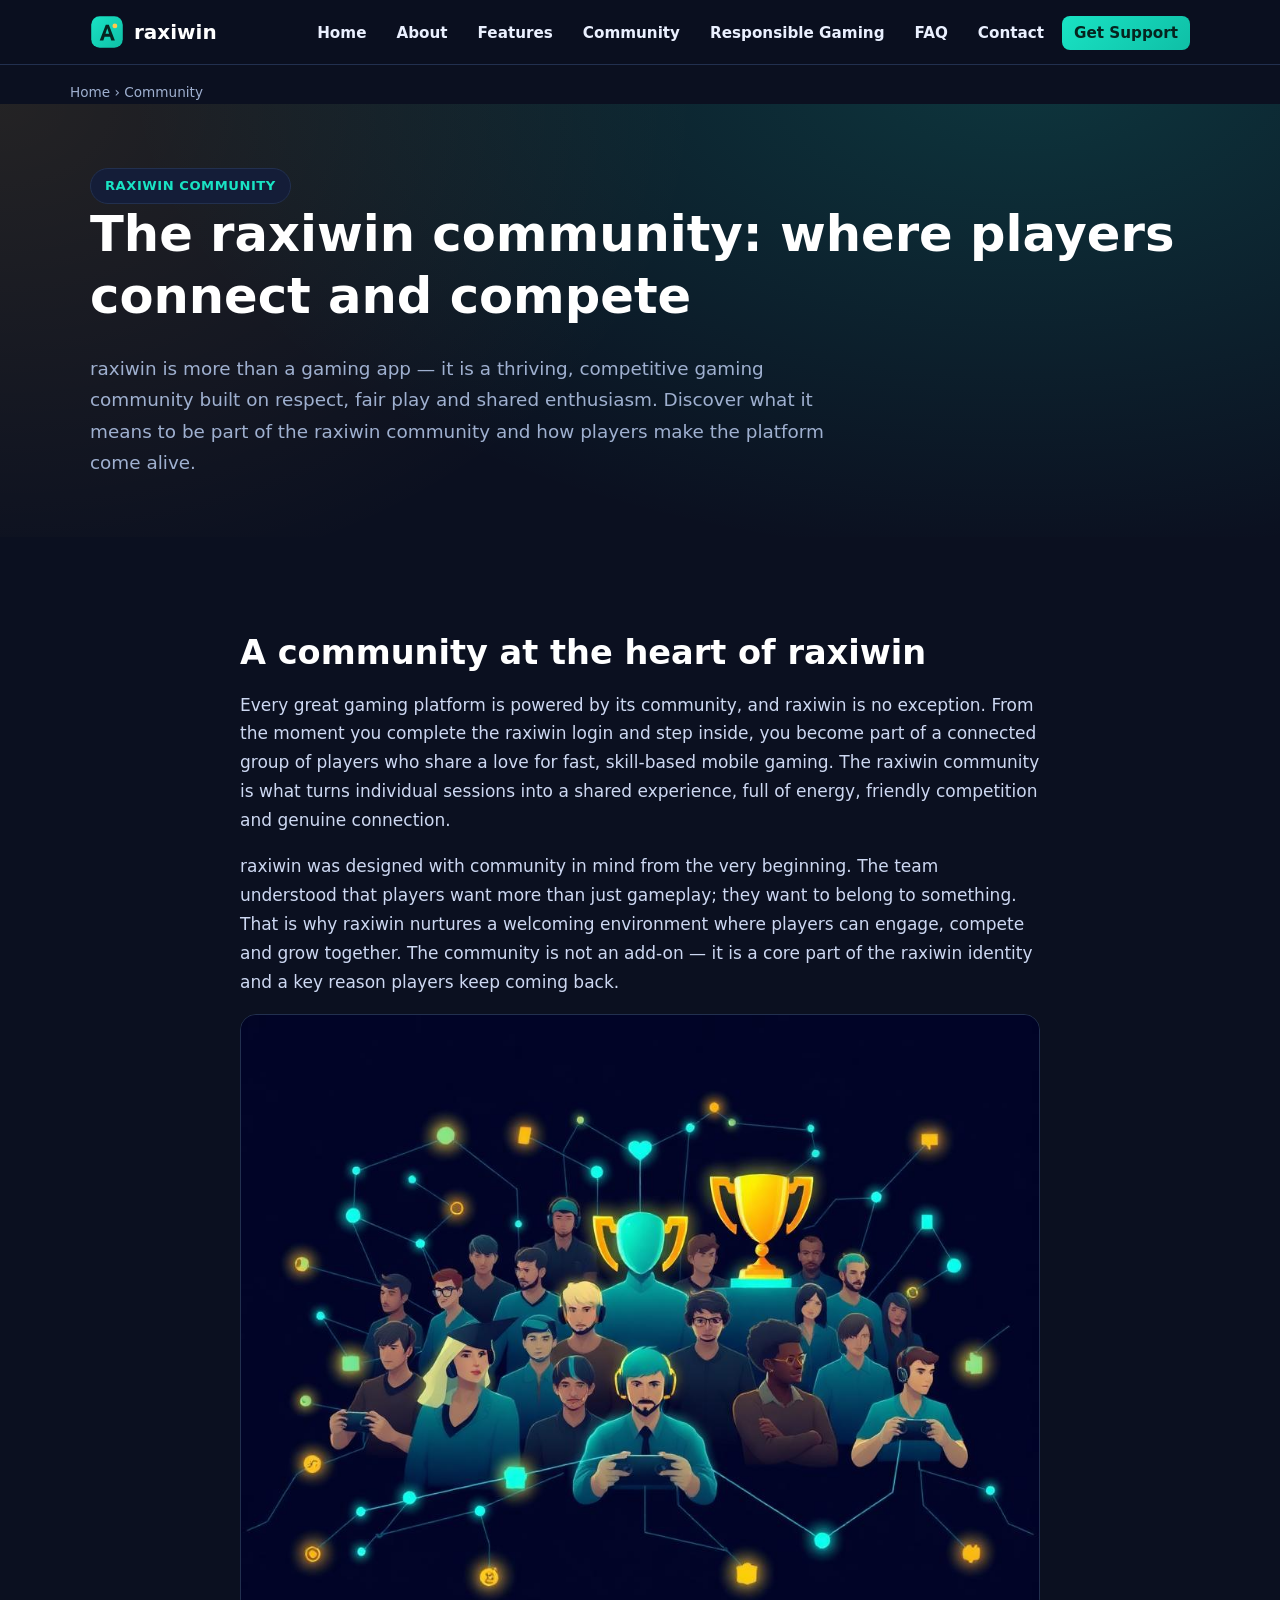
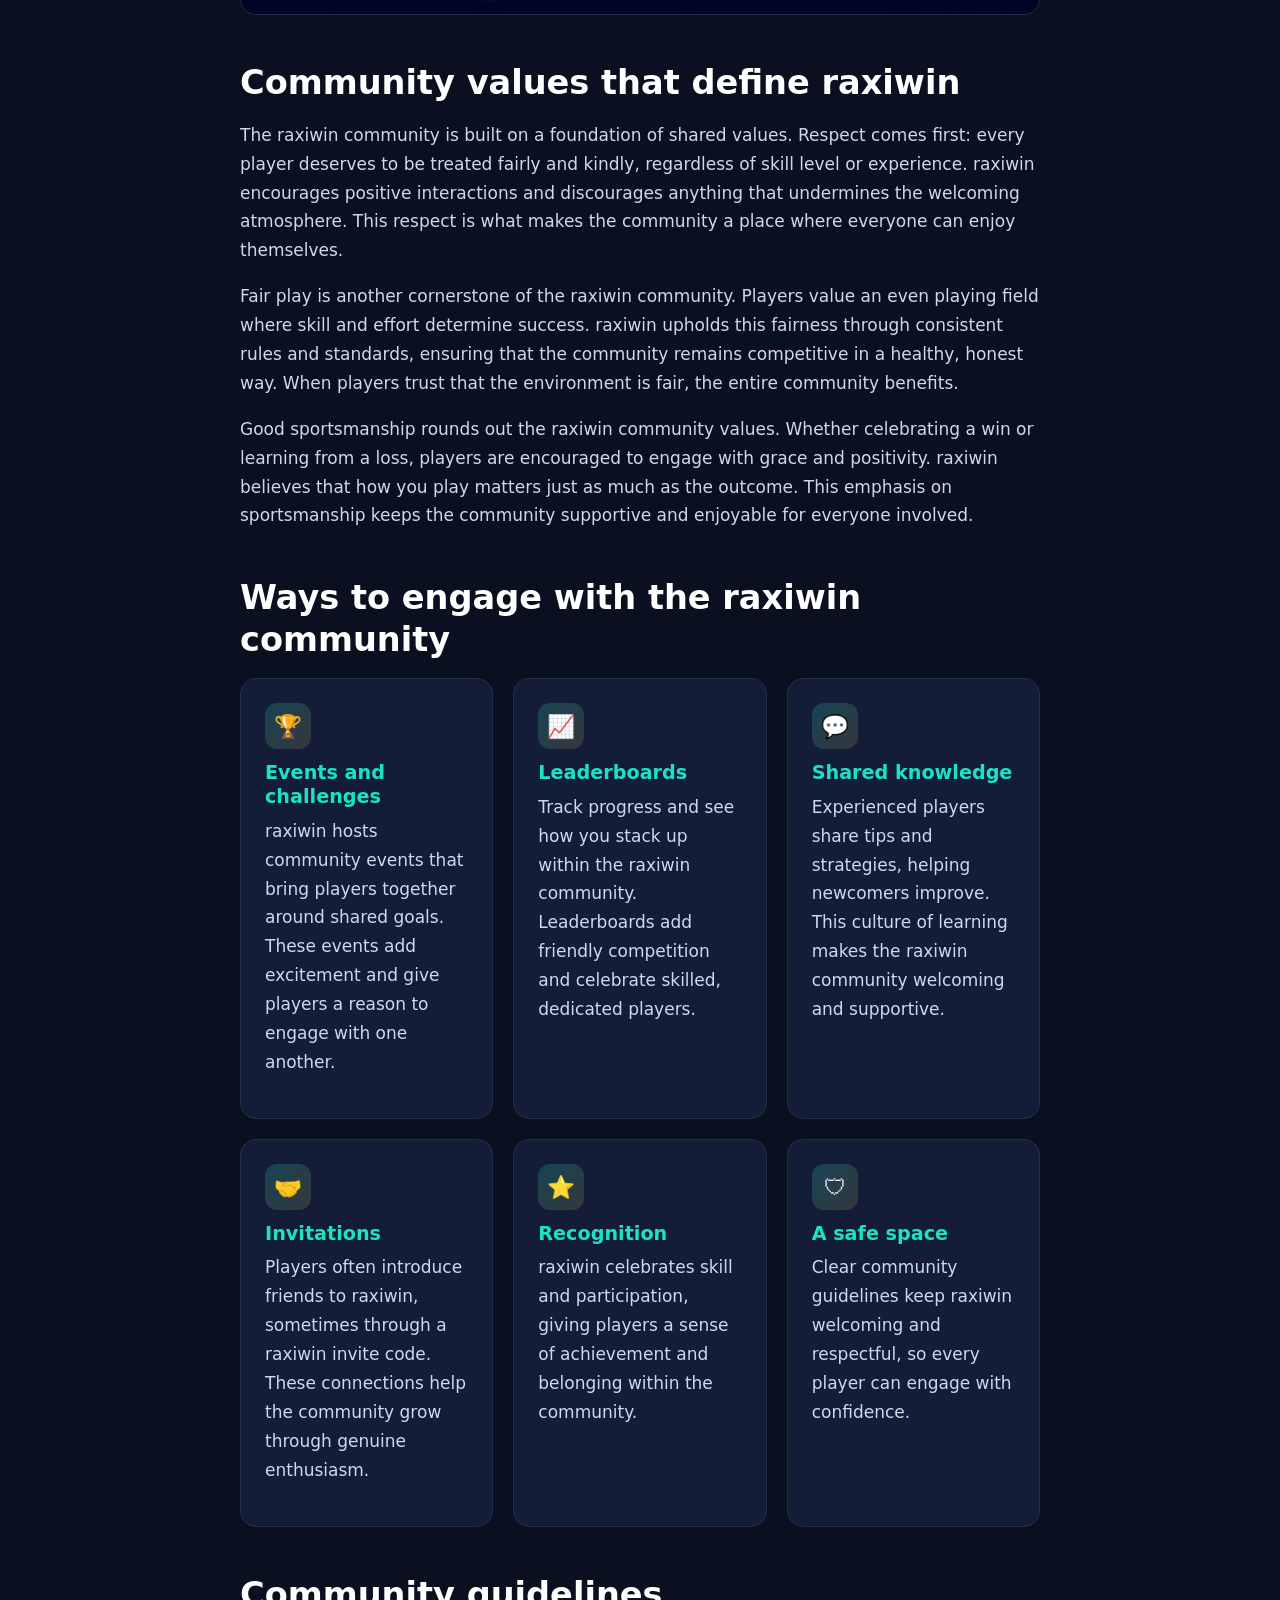
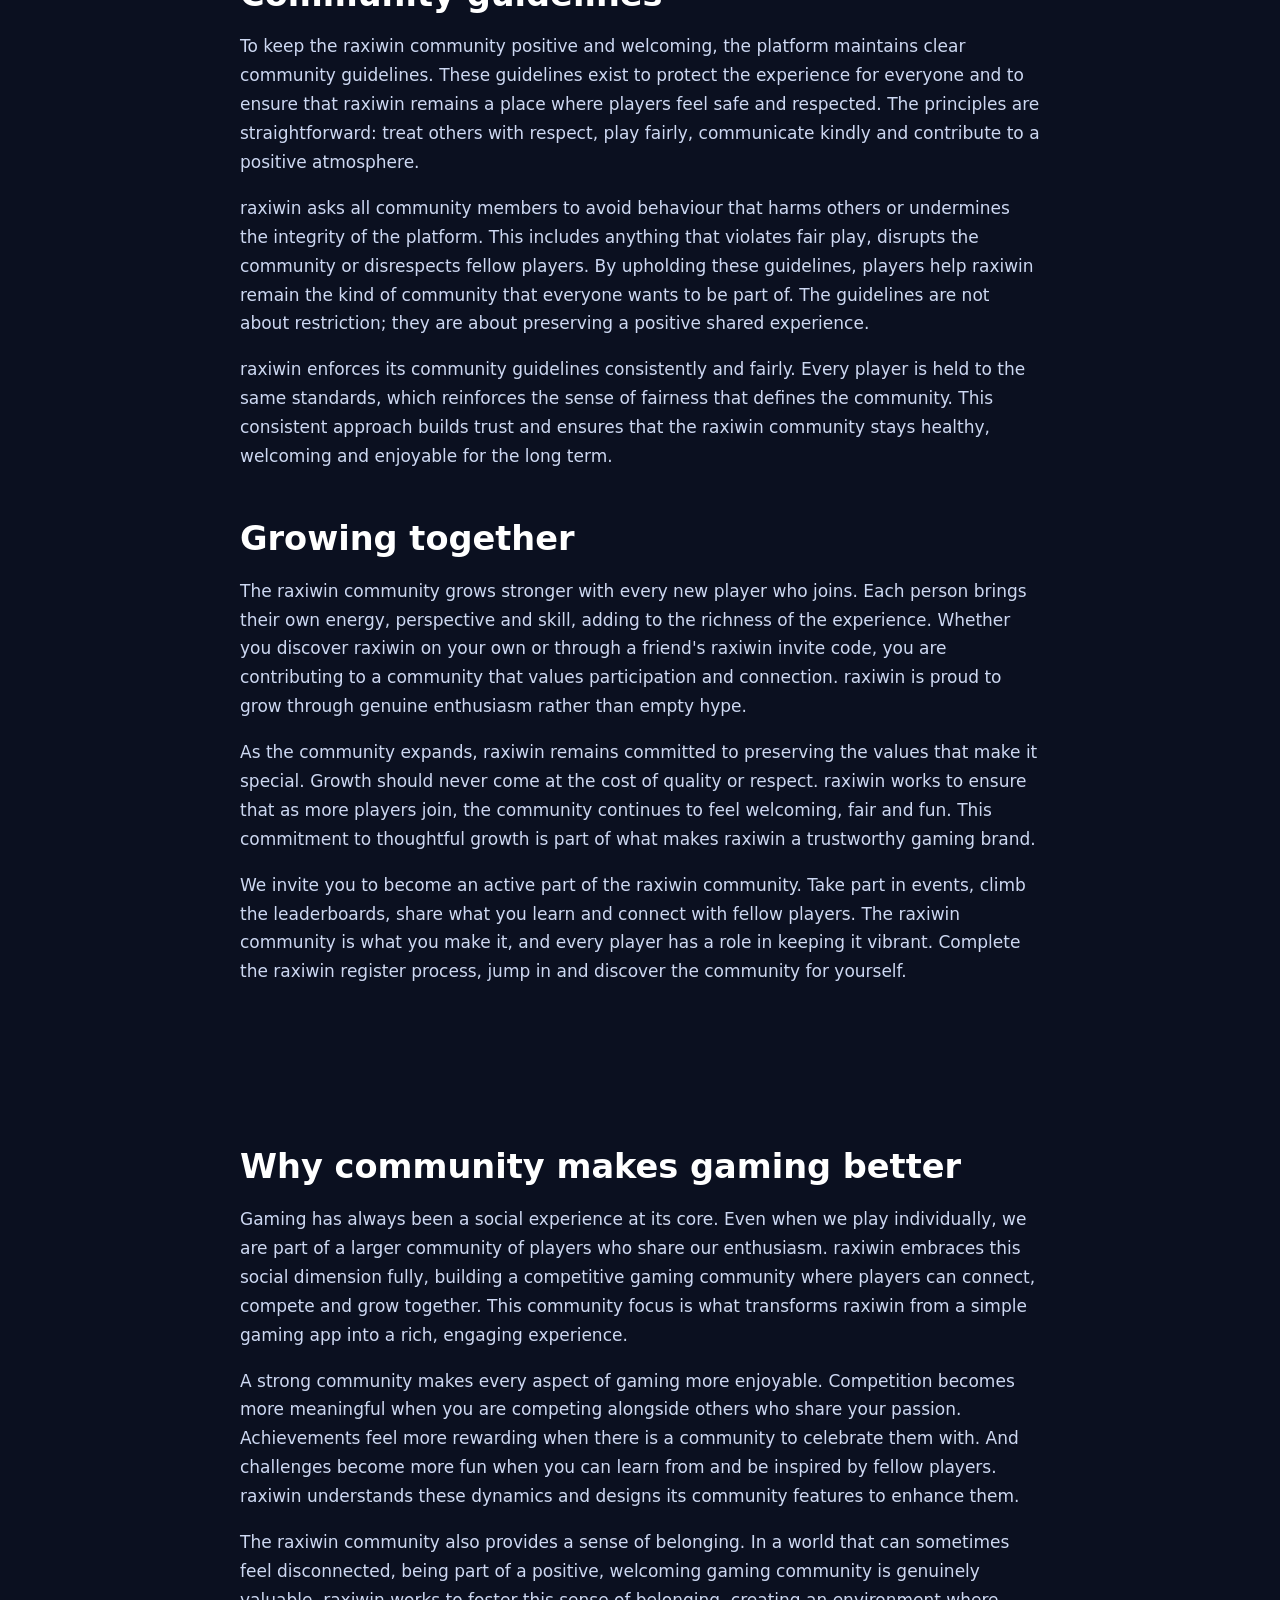
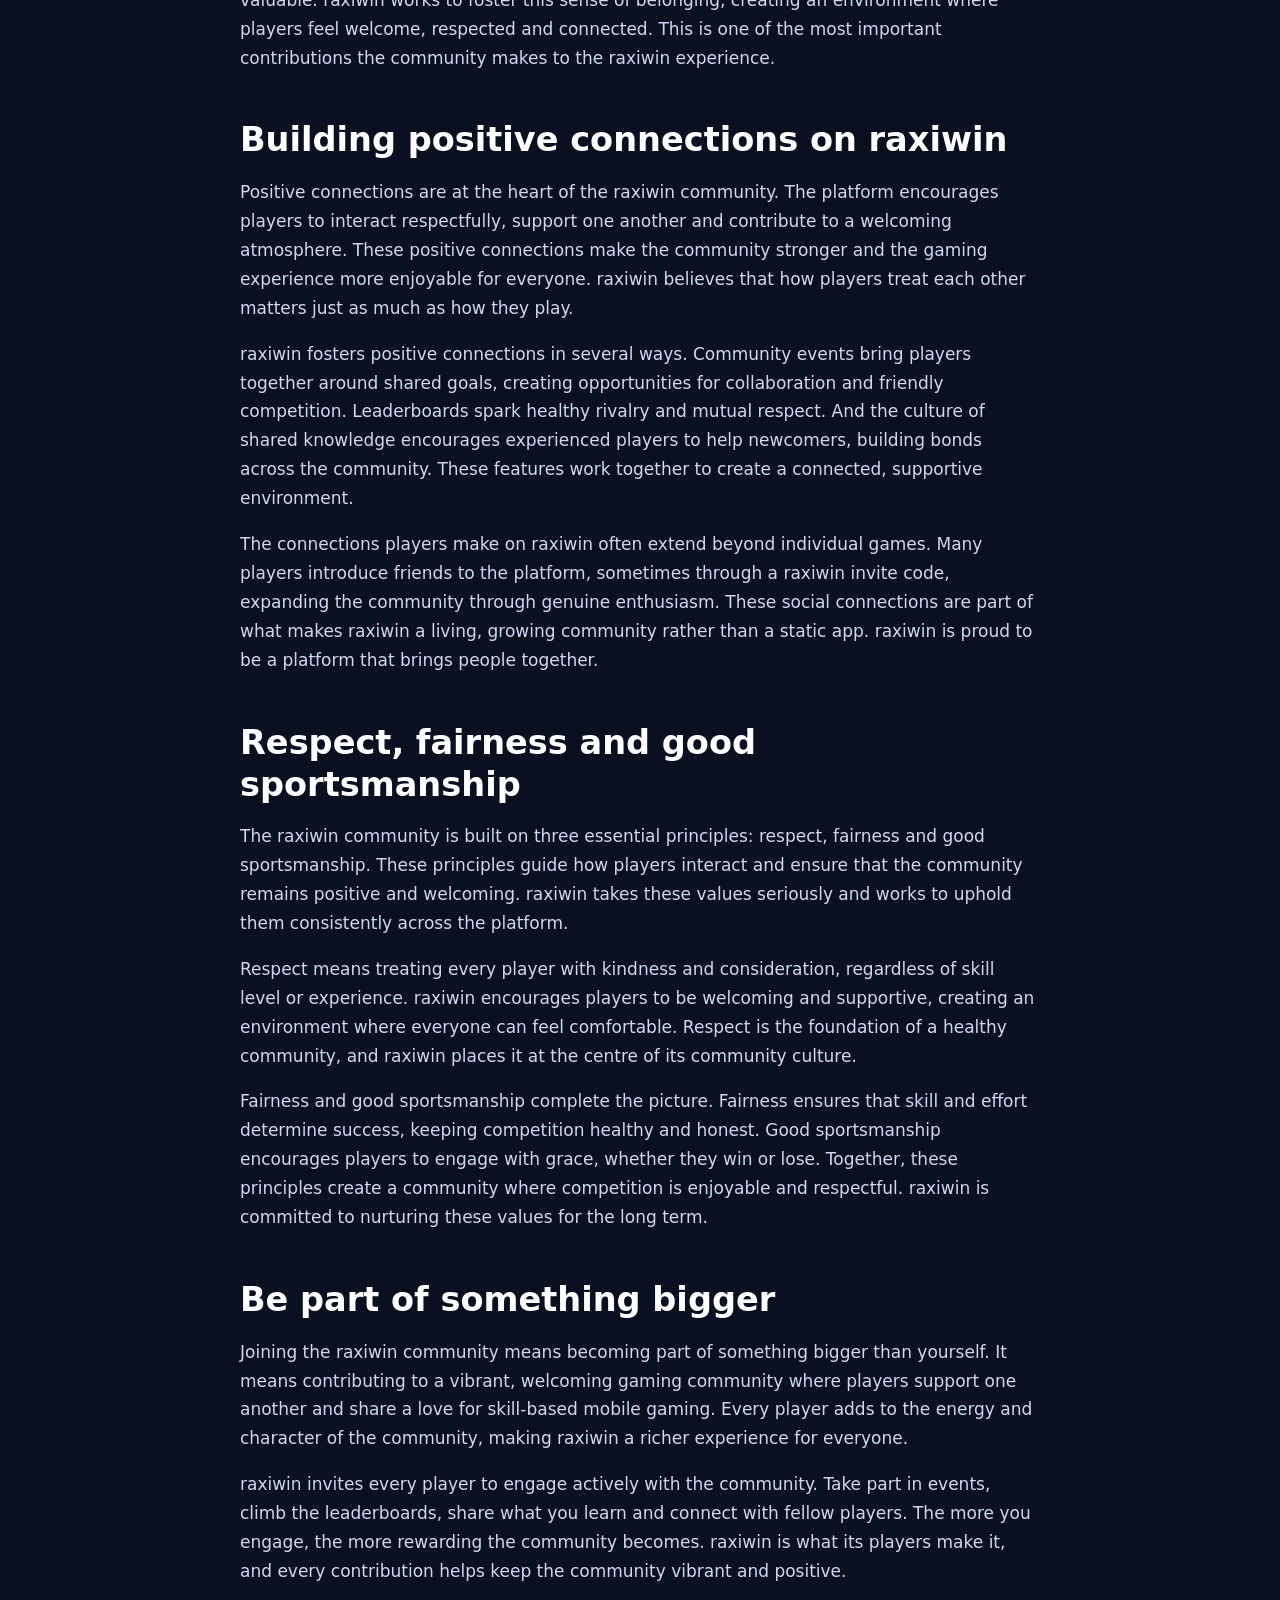
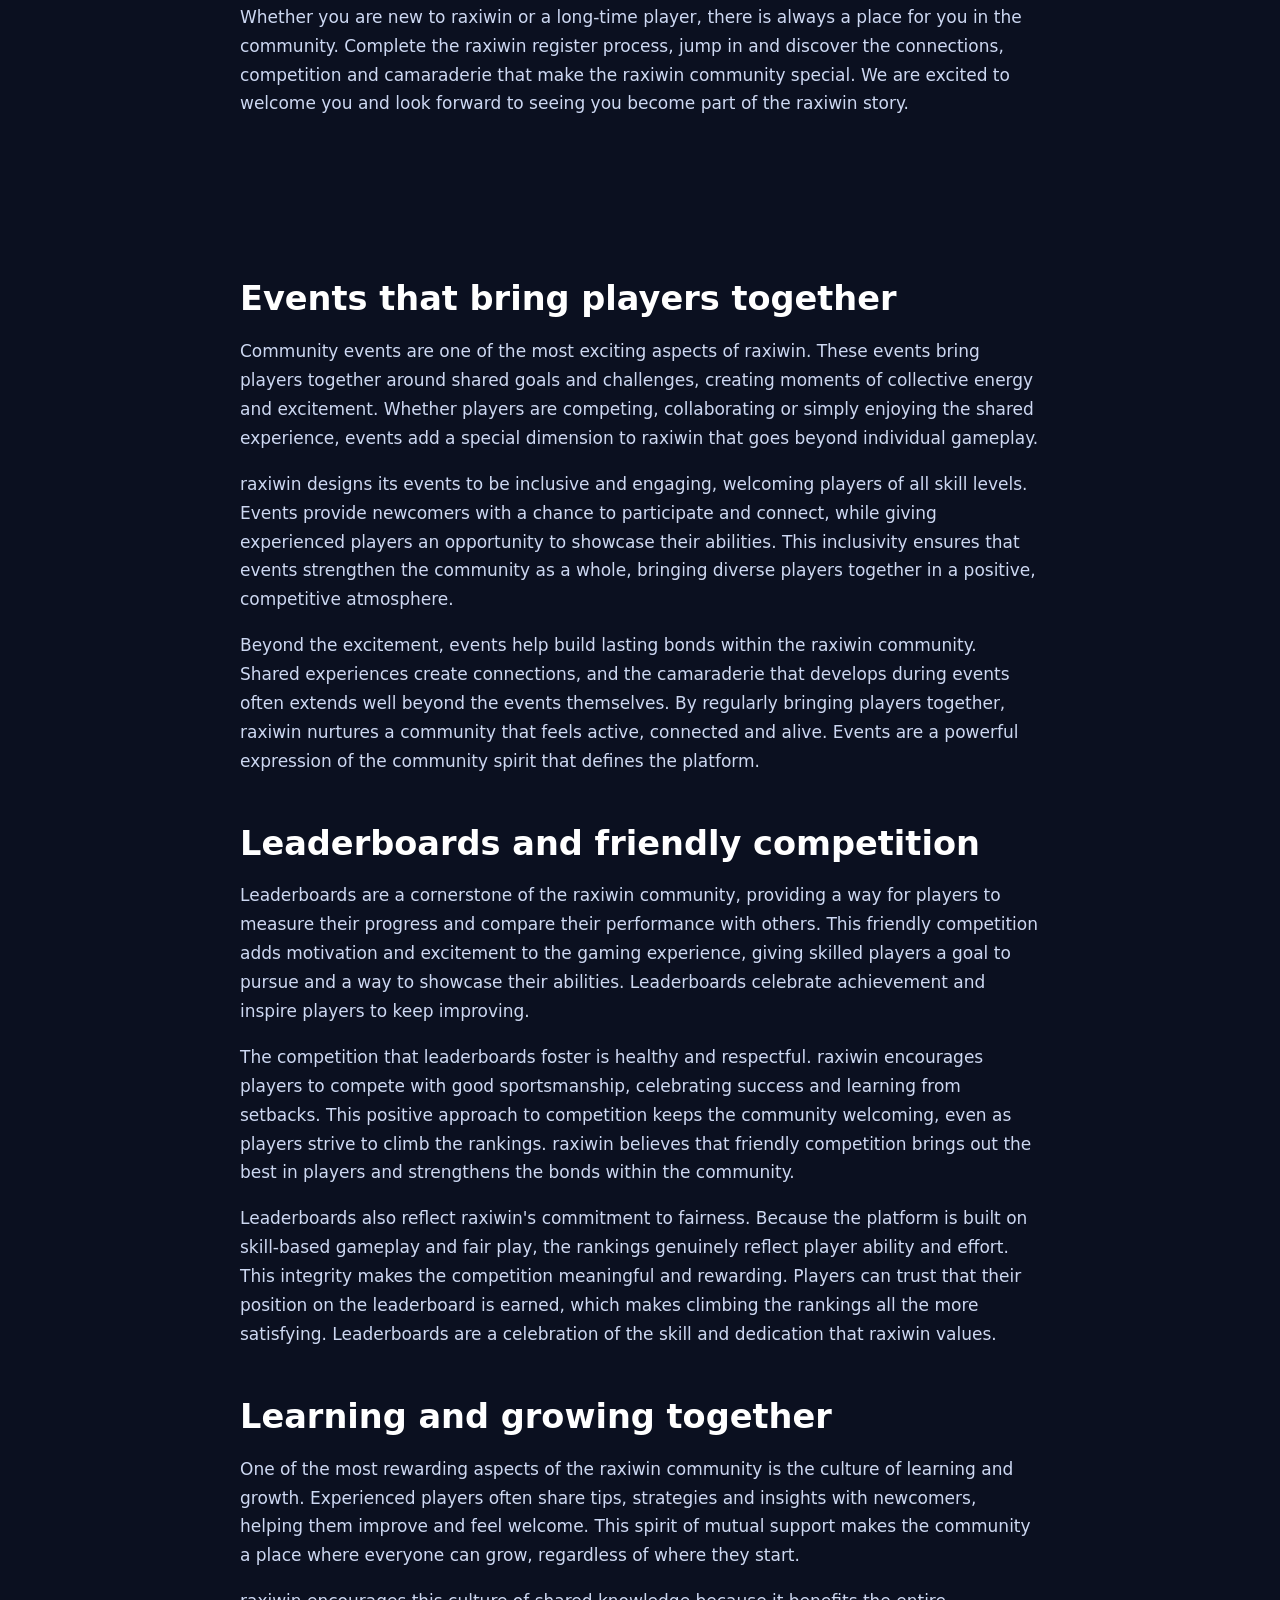
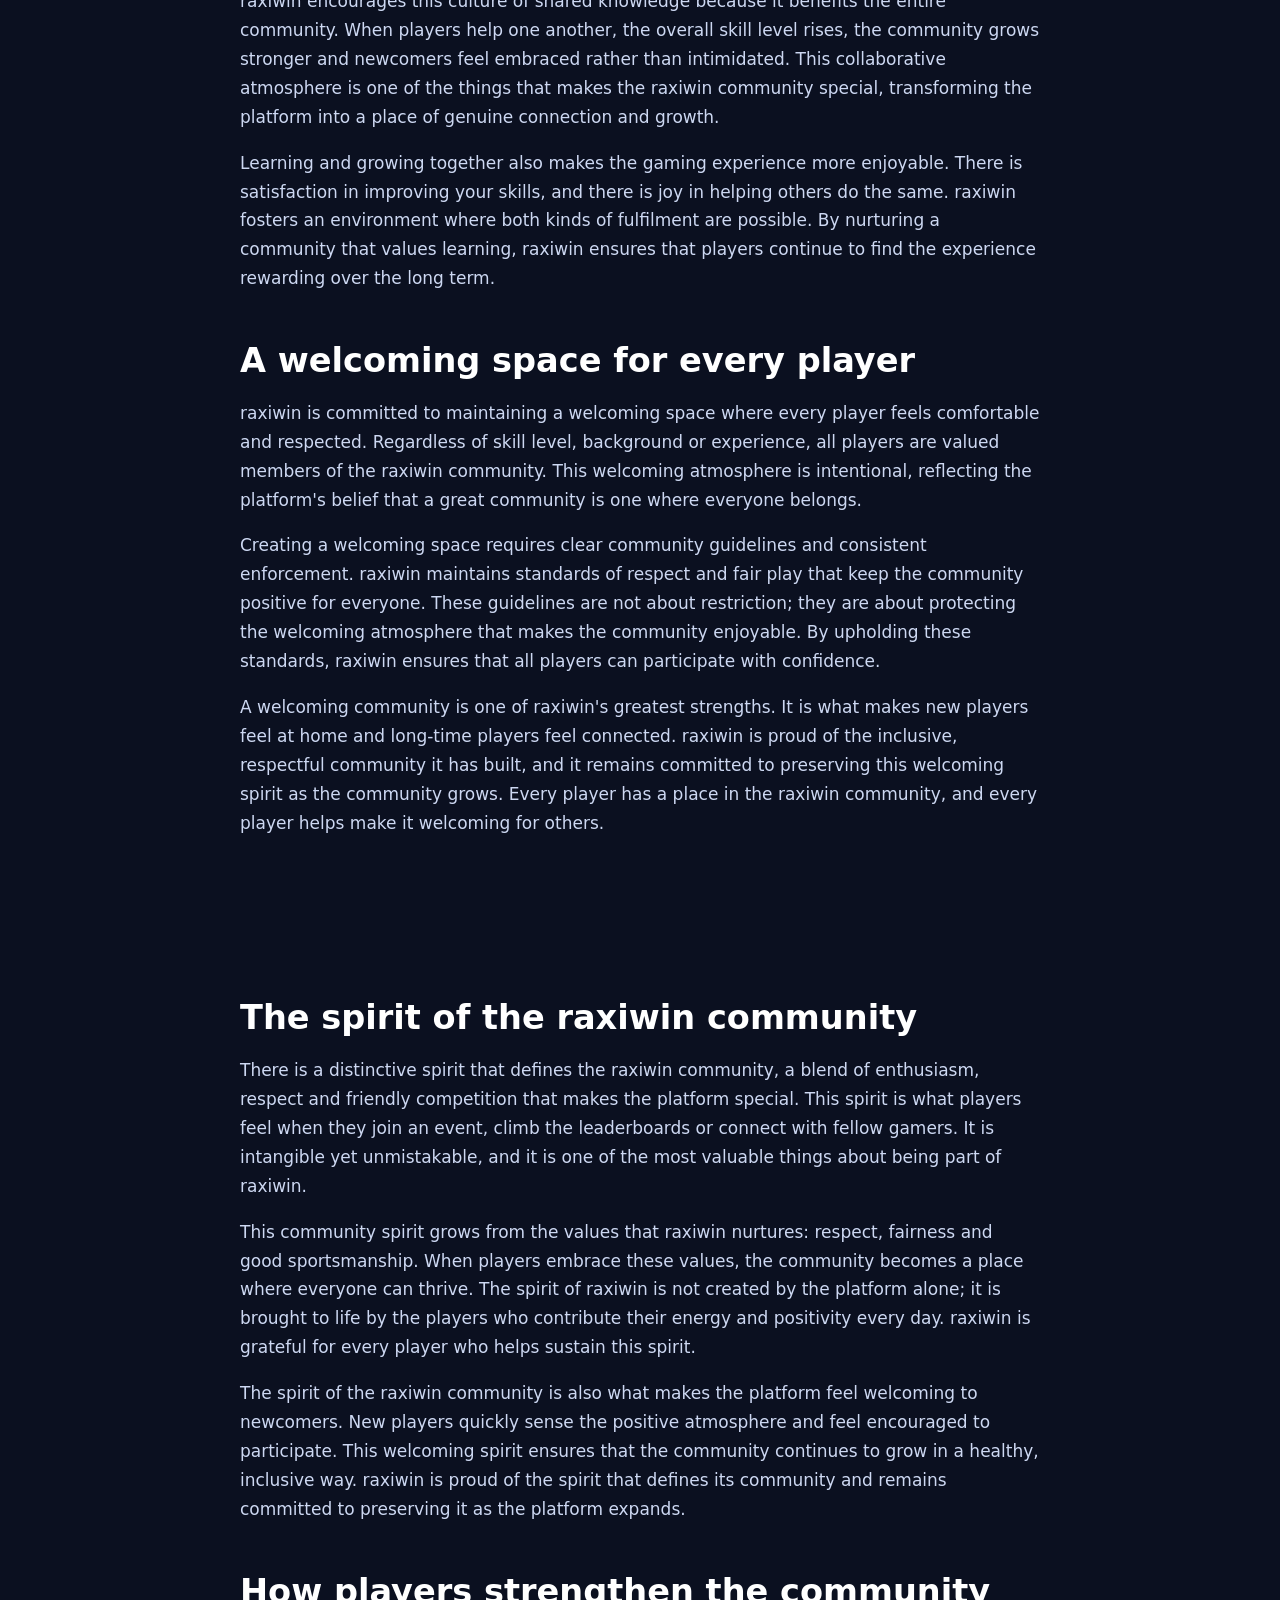
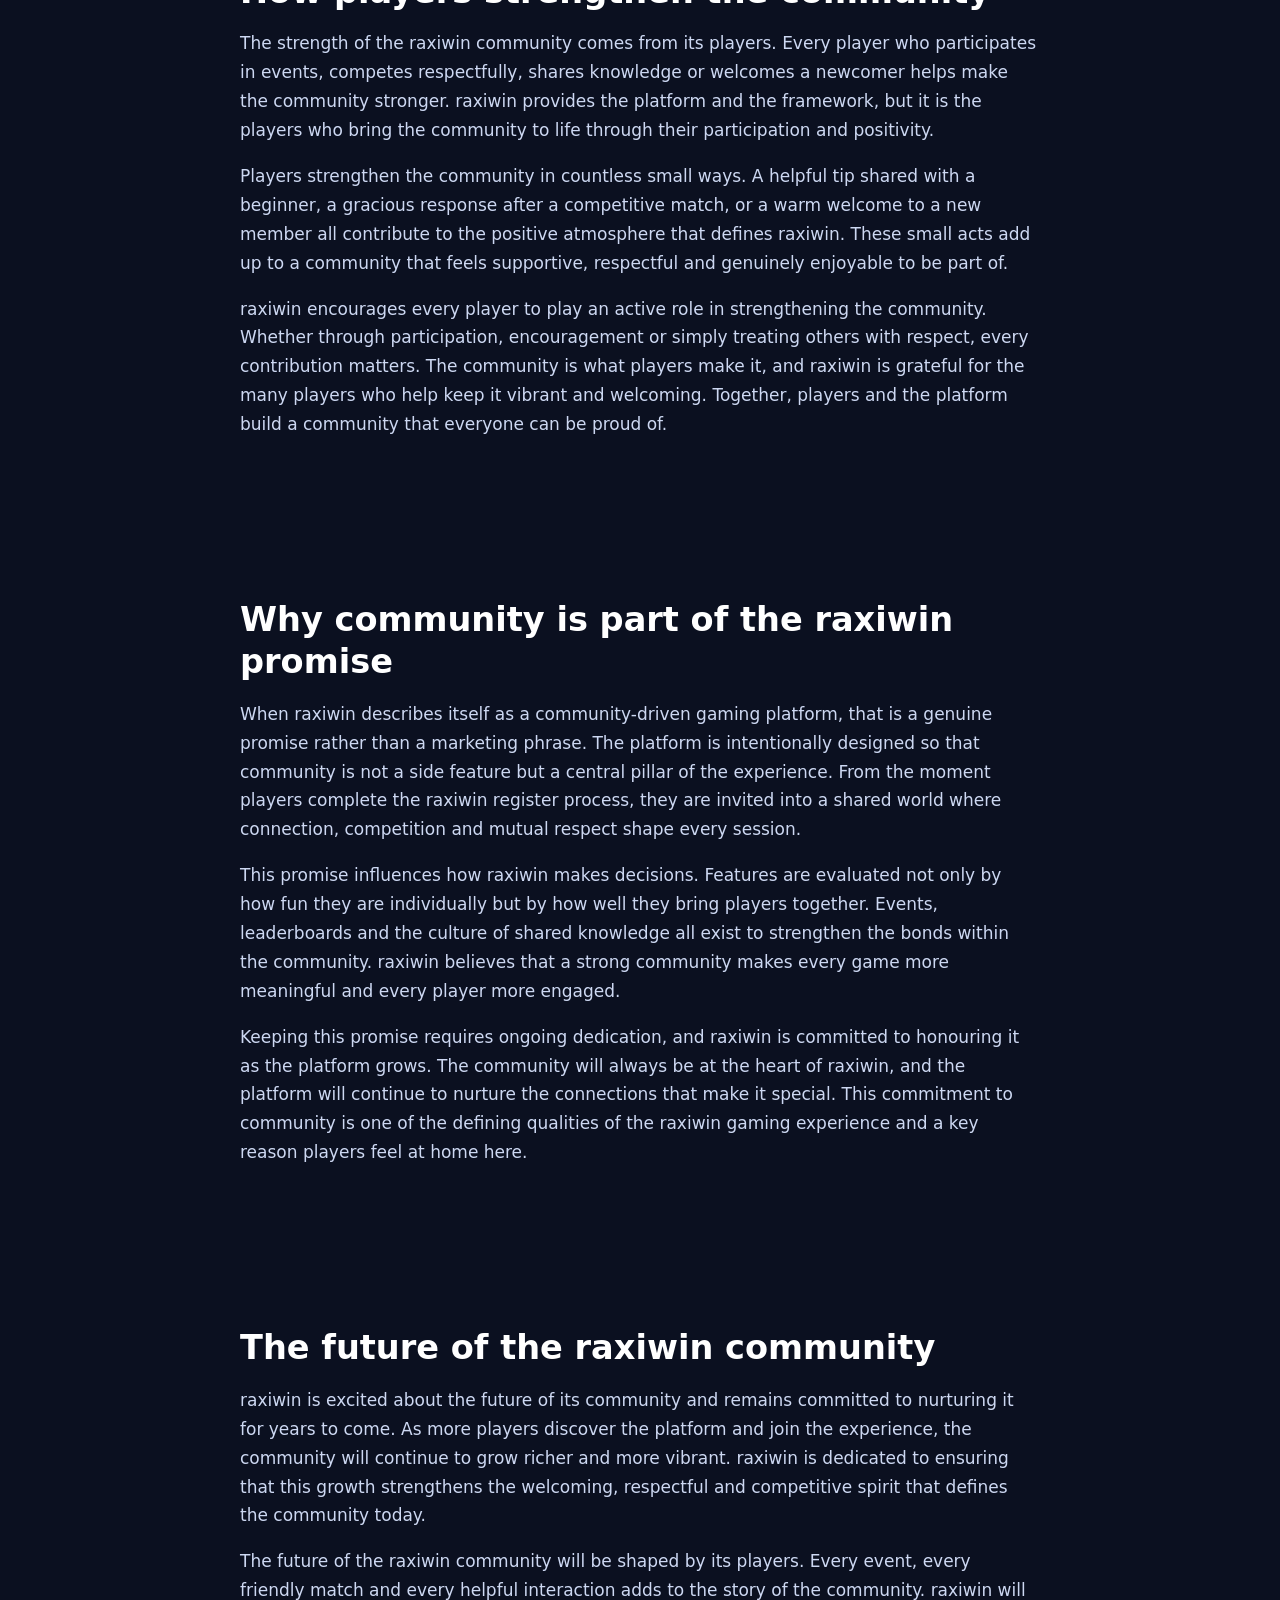
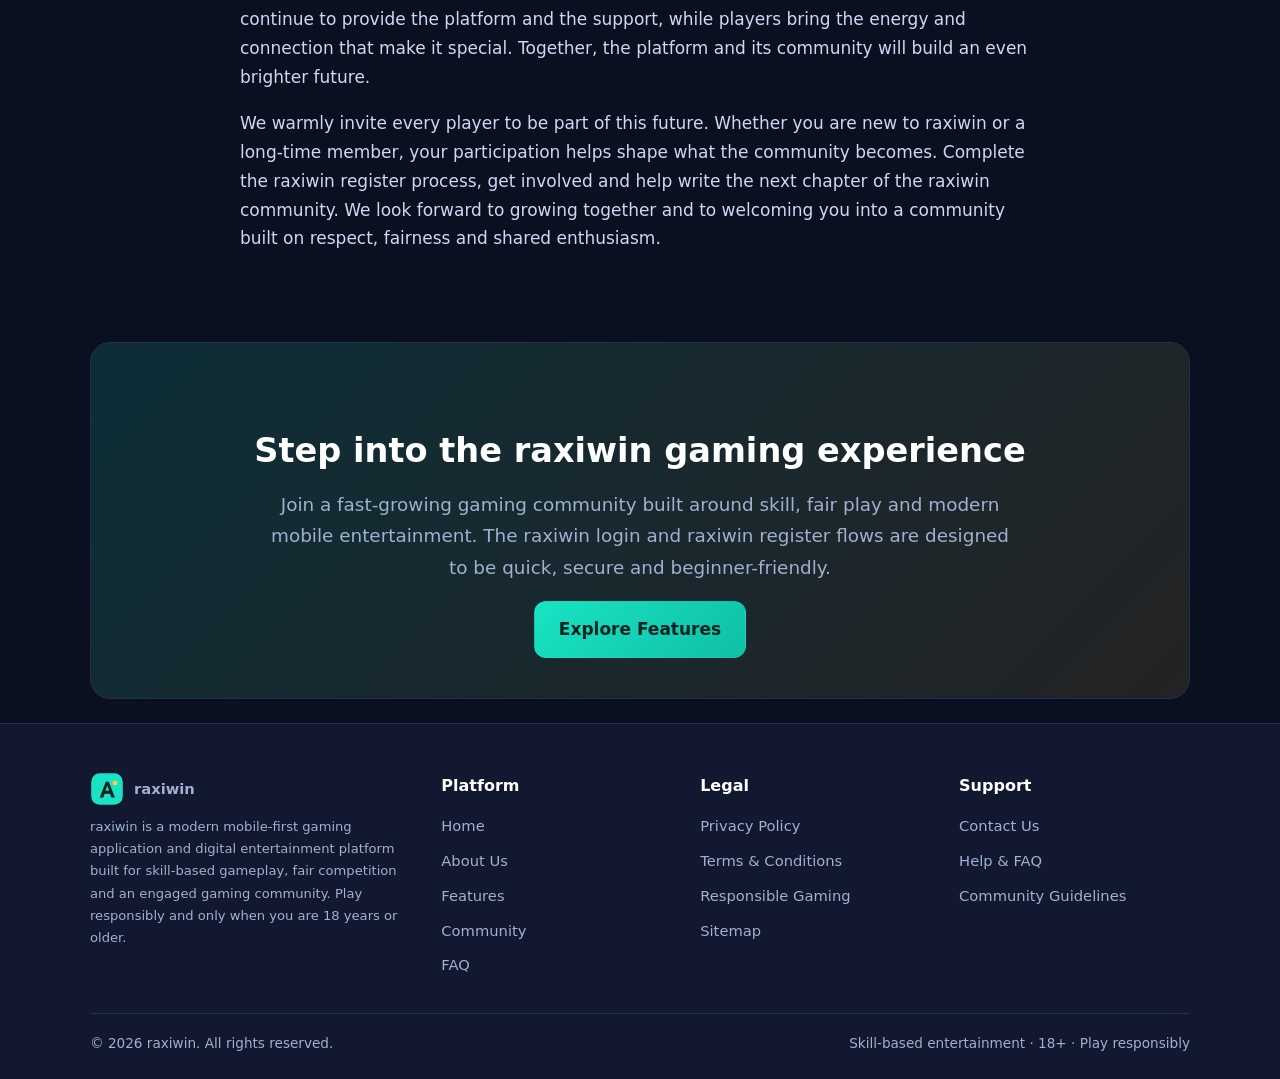
<file: community.html>
<!DOCTYPE html>
<html lang="en">
<head>
<meta charset="utf-8">
<meta name="viewport" content="width=device-width, initial-scale=1">
<title>raxiwin Community | Connect, Compete &amp; Play Together</title>
<meta name="description" content="Join the raxiwin community, a competitive gaming community built on respect, fair play and shared enthusiasm. Discover events, leaderboards and community guidelines on raxiwin.">
<link rel="canonical" href="https://raxiwingames.games/community.html">
<meta name="robots" content="index, follow, max-image-preview:large, max-snippet:-1, max-video-preview:-1">
<meta name="theme-color" content="#0b1020">
<meta name="author" content="raxiwin">
<meta property="og:type" content="website">
<meta property="og:site_name" content="raxiwin">
<meta property="og:title" content="raxiwin Community | Connect, Compete &amp; Play Together">
<meta property="og:description" content="Join the raxiwin community, a competitive gaming community built on respect, fair play and shared enthusiasm. Discover events, leaderboards and community guidelines on raxiwin.">
<meta property="og:url" content="https://raxiwingames.games/community.html">
<meta property="og:image" content="https://raxiwingames.games/assets/img/hero.jpg">
<meta name="twitter:card" content="summary_large_image">
<meta name="twitter:title" content="raxiwin Community | Connect, Compete &amp; Play Together">
<meta name="twitter:description" content="Join the raxiwin community, a competitive gaming community built on respect, fair play and shared enthusiasm. Discover events, leaderboards and community guidelines on raxiwin.">
<meta name="twitter:image" content="https://raxiwingames.games/assets/img/hero.jpg">
<link rel="icon" type="image/svg+xml" href="/assets/img/favicon.svg">
<link rel="apple-touch-icon" href="/assets/img/app-icon.svg">
<link rel="preload" as="image" href="/assets/img/hero.jpg">
<link rel="stylesheet" href="/assets/css/style.css">
<script type="application/ld+json">{"@context": "https://schema.org", "@type": "Organization", "name": "raxiwin", "url": "https://raxiwingames.games", "logo": "https://raxiwingames.games/assets/img/logo.svg", "description": "raxiwin is a modern mobile-first gaming application and digital entertainment platform offering skill-based gameplay, fair competition and a vibrant gaming community.", "sameAs": [], "contactPoint": {"@type": "ContactPoint", "contactType": "customer support", "email": "support@raxiwingames.games", "availableLanguage": ["English"]}}</script>
<script type="application/ld+json">{"@context": "https://schema.org", "@type": "WebSite", "name": "raxiwin", "url": "https://raxiwingames.games", "potentialAction": {"@type": "SearchAction", "target": "https://raxiwingames.games/faq.html?q={search_term_string}", "query-input": "required name=search_term_string"}}</script>
<script type="application/ld+json">{"@context": "https://schema.org", "@type": "WebPage", "name": "raxiwin Community | Connect, Compete & Play Together", "description": "Join the raxiwin community, a competitive gaming community built on respect, fair play and shared enthusiasm. Discover events, leaderboards and community guidelines on raxiwin.", "url": "https://raxiwingames.games/community.html", "isPartOf": {"@type": "WebSite", "name": "raxiwin", "url": "https://raxiwingames.games"}, "inLanguage": "en"}</script>
<script type="application/ld+json">{"@context": "https://schema.org", "@type": "BreadcrumbList", "itemListElement": [{"@type": "ListItem", "position": 1, "name": "Home", "item": "https://raxiwingames.games/"}, {"@type": "ListItem", "position": 2, "name": "Community", "item": "https://raxiwingames.games/community.html"}]}</script>
</head>
<body>
<a class="skip" href="#main">Skip to main content</a>
<header class="site-header">
<nav class="nav container" aria-label="Primary">
<a class="brand" href="/" aria-label="raxiwin home">
<svg viewBox="0 0 56 56" width="34" height="34" aria-hidden="true"><defs><linearGradient id="hg" x1="0" y1="0" x2="1" y2="1"><stop offset="0" stop-color="#19e3c4"/><stop offset="1" stop-color="#0fbfa6"/></linearGradient></defs><rect x="2" y="2" width="52" height="52" rx="14" fill="url(#hg)"/><path d="M16 42 L26 16 L31 16 L41 42 L35 42 L33 36 L24 36 L22 42 Z M25.5 31 L31.5 31 L28.5 22 Z" fill="#06241f"/><circle cx="41" cy="18" r="4" fill="#ffc94d"/></svg>
<span>raxiwin</span></a>
<button class="burger" aria-label="Toggle menu" aria-expanded="false" aria-controls="primary-menu">&#9776;</button>
<ul class="menu" id="primary-menu"><li><a href="/index.html">Home</a></li><li><a href="/about.html">About</a></li><li><a href="/features.html">Features</a></li><li><a href="/community.html" aria-current="page">Community</a></li><li><a href="/responsible-gaming.html">Responsible Gaming</a></li><li><a href="/faq.html">FAQ</a></li><li><a href="/contact.html">Contact</a></li><li><a class="cta" href="/contact.html">Get Support</a></li></ul>
</nav></header>
<nav class="breadcrumb container" aria-label="Breadcrumb"><a href='/'>Home</a> &rsaquo; <span aria-current='page'>Community</span></nav><main id="main">
<section class="hero"><div class="container">
  <span class="eyebrow">RAXIWIN COMMUNITY</span>
  <h1>The raxiwin community: where players connect and compete</h1>
  <p class="lead">raxiwin is more than a gaming app — it is a thriving, competitive gaming community built on respect, fair play and shared enthusiasm. Discover what it means to be part of the raxiwin community and how players make the platform come alive.</p>
</div></section>
<section><div class="container article">
  <h2>A community at the heart of raxiwin</h2>
  <p>Every great gaming platform is powered by its community, and raxiwin is no exception. From the moment you complete the raxiwin login and step inside, you become part of a connected group of players who share a love for fast, skill-based mobile gaming. The raxiwin community is what turns individual sessions into a shared experience, full of energy, friendly competition and genuine connection.</p>
  <p>raxiwin was designed with community in mind from the very beginning. The team understood that players want more than just gameplay; they want to belong to something. That is why raxiwin nurtures a welcoming environment where players can engage, compete and grow together. The community is not an add-on — it is a core part of the raxiwin identity and a key reason players keep coming back.</p>
  <img src="/assets/img/community.jpg" width="1024" height="768" alt="The raxiwin gaming community connected through events and competition" loading="lazy" style="border-radius:16px;border:1px solid #22304f;margin:18px 0">

  <h2>Community values that define raxiwin</h2>
  <p>The raxiwin community is built on a foundation of shared values. Respect comes first: every player deserves to be treated fairly and kindly, regardless of skill level or experience. raxiwin encourages positive interactions and discourages anything that undermines the welcoming atmosphere. This respect is what makes the community a place where everyone can enjoy themselves.</p>
  <p>Fair play is another cornerstone of the raxiwin community. Players value an even playing field where skill and effort determine success. raxiwin upholds this fairness through consistent rules and standards, ensuring that the community remains competitive in a healthy, honest way. When players trust that the environment is fair, the entire community benefits.</p>
  <p>Good sportsmanship rounds out the raxiwin community values. Whether celebrating a win or learning from a loss, players are encouraged to engage with grace and positivity. raxiwin believes that how you play matters just as much as the outcome. This emphasis on sportsmanship keeps the community supportive and enjoyable for everyone involved.</p>

  <h2>Ways to engage with the raxiwin community</h2>
  <div class="grid grid-3" style="margin-top:14px">
    <div class="card"><div class="icon" aria-hidden="true">&#127942;</div><h3>Events and challenges</h3><p>raxiwin hosts community events that bring players together around shared goals. These events add excitement and give players a reason to engage with one another.</p></div>
    <div class="card"><div class="icon" aria-hidden="true">&#128200;</div><h3>Leaderboards</h3><p>Track progress and see how you stack up within the raxiwin community. Leaderboards add friendly competition and celebrate skilled, dedicated players.</p></div>
    <div class="card"><div class="icon" aria-hidden="true">&#128172;</div><h3>Shared knowledge</h3><p>Experienced players share tips and strategies, helping newcomers improve. This culture of learning makes the raxiwin community welcoming and supportive.</p></div>
    <div class="card"><div class="icon" aria-hidden="true">&#129309;</div><h3>Invitations</h3><p>Players often introduce friends to raxiwin, sometimes through a raxiwin invite code. These connections help the community grow through genuine enthusiasm.</p></div>
    <div class="card"><div class="icon" aria-hidden="true">&#11088;</div><h3>Recognition</h3><p>raxiwin celebrates skill and participation, giving players a sense of achievement and belonging within the community.</p></div>
    <div class="card"><div class="icon" aria-hidden="true">&#128737;</div><h3>A safe space</h3><p>Clear community guidelines keep raxiwin welcoming and respectful, so every player can engage with confidence.</p></div>
  </div>

  <h2>Community guidelines</h2>
  <p>To keep the raxiwin community positive and welcoming, the platform maintains clear community guidelines. These guidelines exist to protect the experience for everyone and to ensure that raxiwin remains a place where players feel safe and respected. The principles are straightforward: treat others with respect, play fairly, communicate kindly and contribute to a positive atmosphere.</p>
  <p>raxiwin asks all community members to avoid behaviour that harms others or undermines the integrity of the platform. This includes anything that violates fair play, disrupts the community or disrespects fellow players. By upholding these guidelines, players help raxiwin remain the kind of community that everyone wants to be part of. The guidelines are not about restriction; they are about preserving a positive shared experience.</p>
  <p>raxiwin enforces its community guidelines consistently and fairly. Every player is held to the same standards, which reinforces the sense of fairness that defines the community. This consistent approach builds trust and ensures that the raxiwin community stays healthy, welcoming and enjoyable for the long term.</p>

  <h2>Growing together</h2>
  <p>The raxiwin community grows stronger with every new player who joins. Each person brings their own energy, perspective and skill, adding to the richness of the experience. Whether you discover raxiwin on your own or through a friend's raxiwin invite code, you are contributing to a community that values participation and connection. raxiwin is proud to grow through genuine enthusiasm rather than empty hype.</p>
  <p>As the community expands, raxiwin remains committed to preserving the values that make it special. Growth should never come at the cost of quality or respect. raxiwin works to ensure that as more players join, the community continues to feel welcoming, fair and fun. This commitment to thoughtful growth is part of what makes raxiwin a trustworthy gaming brand.</p>
  <p>We invite you to become an active part of the raxiwin community. Take part in events, climb the leaderboards, share what you learn and connect with fellow players. The raxiwin community is what you make it, and every player has a role in keeping it vibrant. Complete the raxiwin register process, jump in and discover the community for yourself.</p>
</div></section>
<section data-expanded="1"><div class="container article"><h2>Why community makes gaming better</h2><p>Gaming has always been a social experience at its core. Even when we play individually, we are part of a larger community of players who share our enthusiasm. raxiwin embraces this social dimension fully, building a competitive gaming community where players can connect, compete and grow together. This community focus is what transforms raxiwin from a simple gaming app into a rich, engaging experience.</p><p>A strong community makes every aspect of gaming more enjoyable. Competition becomes more meaningful when you are competing alongside others who share your passion. Achievements feel more rewarding when there is a community to celebrate them with. And challenges become more fun when you can learn from and be inspired by fellow players. raxiwin understands these dynamics and designs its community features to enhance them.</p><p>The raxiwin community also provides a sense of belonging. In a world that can sometimes feel disconnected, being part of a positive, welcoming gaming community is genuinely valuable. raxiwin works to foster this sense of belonging, creating an environment where players feel welcome, respected and connected. This is one of the most important contributions the community makes to the raxiwin experience.</p><h2>Building positive connections on raxiwin</h2><p>Positive connections are at the heart of the raxiwin community. The platform encourages players to interact respectfully, support one another and contribute to a welcoming atmosphere. These positive connections make the community stronger and the gaming experience more enjoyable for everyone. raxiwin believes that how players treat each other matters just as much as how they play.</p><p>raxiwin fosters positive connections in several ways. Community events bring players together around shared goals, creating opportunities for collaboration and friendly competition. Leaderboards spark healthy rivalry and mutual respect. And the culture of shared knowledge encourages experienced players to help newcomers, building bonds across the community. These features work together to create a connected, supportive environment.</p><p>The connections players make on raxiwin often extend beyond individual games. Many players introduce friends to the platform, sometimes through a raxiwin invite code, expanding the community through genuine enthusiasm. These social connections are part of what makes raxiwin a living, growing community rather than a static app. raxiwin is proud to be a platform that brings people together.</p><h2>Respect, fairness and good sportsmanship</h2><p>The raxiwin community is built on three essential principles: respect, fairness and good sportsmanship. These principles guide how players interact and ensure that the community remains positive and welcoming. raxiwin takes these values seriously and works to uphold them consistently across the platform.</p><p>Respect means treating every player with kindness and consideration, regardless of skill level or experience. raxiwin encourages players to be welcoming and supportive, creating an environment where everyone can feel comfortable. Respect is the foundation of a healthy community, and raxiwin places it at the centre of its community culture.</p><p>Fairness and good sportsmanship complete the picture. Fairness ensures that skill and effort determine success, keeping competition healthy and honest. Good sportsmanship encourages players to engage with grace, whether they win or lose. Together, these principles create a community where competition is enjoyable and respectful. raxiwin is committed to nurturing these values for the long term.</p><h2>Be part of something bigger</h2><p>Joining the raxiwin community means becoming part of something bigger than yourself. It means contributing to a vibrant, welcoming gaming community where players support one another and share a love for skill-based mobile gaming. Every player adds to the energy and character of the community, making raxiwin a richer experience for everyone.</p><p>raxiwin invites every player to engage actively with the community. Take part in events, climb the leaderboards, share what you learn and connect with fellow players. The more you engage, the more rewarding the community becomes. raxiwin is what its players make it, and every contribution helps keep the community vibrant and positive.</p><p>Whether you are new to raxiwin or a long-time player, there is always a place for you in the community. Complete the raxiwin register process, jump in and discover the connections, competition and camaraderie that make the raxiwin community special. We are excited to welcome you and look forward to seeing you become part of the raxiwin story.</p></div></section><section data-expanded2="1"><div class="container article"><h2>Events that bring players together</h2><p>Community events are one of the most exciting aspects of raxiwin. These events bring players together around shared goals and challenges, creating moments of collective energy and excitement. Whether players are competing, collaborating or simply enjoying the shared experience, events add a special dimension to raxiwin that goes beyond individual gameplay.</p><p>raxiwin designs its events to be inclusive and engaging, welcoming players of all skill levels. Events provide newcomers with a chance to participate and connect, while giving experienced players an opportunity to showcase their abilities. This inclusivity ensures that events strengthen the community as a whole, bringing diverse players together in a positive, competitive atmosphere.</p><p>Beyond the excitement, events help build lasting bonds within the raxiwin community. Shared experiences create connections, and the camaraderie that develops during events often extends well beyond the events themselves. By regularly bringing players together, raxiwin nurtures a community that feels active, connected and alive. Events are a powerful expression of the community spirit that defines the platform.</p><h2>Leaderboards and friendly competition</h2><p>Leaderboards are a cornerstone of the raxiwin community, providing a way for players to measure their progress and compare their performance with others. This friendly competition adds motivation and excitement to the gaming experience, giving skilled players a goal to pursue and a way to showcase their abilities. Leaderboards celebrate achievement and inspire players to keep improving.</p><p>The competition that leaderboards foster is healthy and respectful. raxiwin encourages players to compete with good sportsmanship, celebrating success and learning from setbacks. This positive approach to competition keeps the community welcoming, even as players strive to climb the rankings. raxiwin believes that friendly competition brings out the best in players and strengthens the bonds within the community.</p><p>Leaderboards also reflect raxiwin's commitment to fairness. Because the platform is built on skill-based gameplay and fair play, the rankings genuinely reflect player ability and effort. This integrity makes the competition meaningful and rewarding. Players can trust that their position on the leaderboard is earned, which makes climbing the rankings all the more satisfying. Leaderboards are a celebration of the skill and dedication that raxiwin values.</p><h2>Learning and growing together</h2><p>One of the most rewarding aspects of the raxiwin community is the culture of learning and growth. Experienced players often share tips, strategies and insights with newcomers, helping them improve and feel welcome. This spirit of mutual support makes the community a place where everyone can grow, regardless of where they start.</p><p>raxiwin encourages this culture of shared knowledge because it benefits the entire community. When players help one another, the overall skill level rises, the community grows stronger and newcomers feel embraced rather than intimidated. This collaborative atmosphere is one of the things that makes the raxiwin community special, transforming the platform into a place of genuine connection and growth.</p><p>Learning and growing together also makes the gaming experience more enjoyable. There is satisfaction in improving your skills, and there is joy in helping others do the same. raxiwin fosters an environment where both kinds of fulfilment are possible. By nurturing a community that values learning, raxiwin ensures that players continue to find the experience rewarding over the long term.</p><h2>A welcoming space for every player</h2><p>raxiwin is committed to maintaining a welcoming space where every player feels comfortable and respected. Regardless of skill level, background or experience, all players are valued members of the raxiwin community. This welcoming atmosphere is intentional, reflecting the platform's belief that a great community is one where everyone belongs.</p><p>Creating a welcoming space requires clear community guidelines and consistent enforcement. raxiwin maintains standards of respect and fair play that keep the community positive for everyone. These guidelines are not about restriction; they are about protecting the welcoming atmosphere that makes the community enjoyable. By upholding these standards, raxiwin ensures that all players can participate with confidence.</p><p>A welcoming community is one of raxiwin's greatest strengths. It is what makes new players feel at home and long-time players feel connected. raxiwin is proud of the inclusive, respectful community it has built, and it remains committed to preserving this welcoming spirit as the community grows. Every player has a place in the raxiwin community, and every player helps make it welcoming for others.</p></div></section><section data-expanded3="1"><div class="container article"><h2>The spirit of the raxiwin community</h2><p>There is a distinctive spirit that defines the raxiwin community, a blend of enthusiasm, respect and friendly competition that makes the platform special. This spirit is what players feel when they join an event, climb the leaderboards or connect with fellow gamers. It is intangible yet unmistakable, and it is one of the most valuable things about being part of raxiwin.</p><p>This community spirit grows from the values that raxiwin nurtures: respect, fairness and good sportsmanship. When players embrace these values, the community becomes a place where everyone can thrive. The spirit of raxiwin is not created by the platform alone; it is brought to life by the players who contribute their energy and positivity every day. raxiwin is grateful for every player who helps sustain this spirit.</p><p>The spirit of the raxiwin community is also what makes the platform feel welcoming to newcomers. New players quickly sense the positive atmosphere and feel encouraged to participate. This welcoming spirit ensures that the community continues to grow in a healthy, inclusive way. raxiwin is proud of the spirit that defines its community and remains committed to preserving it as the platform expands.</p><h2>How players strengthen the community</h2><p>The strength of the raxiwin community comes from its players. Every player who participates in events, competes respectfully, shares knowledge or welcomes a newcomer helps make the community stronger. raxiwin provides the platform and the framework, but it is the players who bring the community to life through their participation and positivity.</p><p>Players strengthen the community in countless small ways. A helpful tip shared with a beginner, a gracious response after a competitive match, or a warm welcome to a new member all contribute to the positive atmosphere that defines raxiwin. These small acts add up to a community that feels supportive, respectful and genuinely enjoyable to be part of.</p><p>raxiwin encourages every player to play an active role in strengthening the community. Whether through participation, encouragement or simply treating others with respect, every contribution matters. The community is what players make it, and raxiwin is grateful for the many players who help keep it vibrant and welcoming. Together, players and the platform build a community that everyone can be proud of.</p></div></section><section data-expanded4="1"><div class="container article"><h2>Why community is part of the raxiwin promise</h2><p>When raxiwin describes itself as a community-driven gaming platform, that is a genuine promise rather than a marketing phrase. The platform is intentionally designed so that community is not a side feature but a central pillar of the experience. From the moment players complete the raxiwin register process, they are invited into a shared world where connection, competition and mutual respect shape every session.</p><p>This promise influences how raxiwin makes decisions. Features are evaluated not only by how fun they are individually but by how well they bring players together. Events, leaderboards and the culture of shared knowledge all exist to strengthen the bonds within the community. raxiwin believes that a strong community makes every game more meaningful and every player more engaged.</p><p>Keeping this promise requires ongoing dedication, and raxiwin is committed to honouring it as the platform grows. The community will always be at the heart of raxiwin, and the platform will continue to nurture the connections that make it special. This commitment to community is one of the defining qualities of the raxiwin gaming experience and a key reason players feel at home here.</p></div></section><section data-expanded5="1"><div class="container article"><h2>The future of the raxiwin community</h2><p>raxiwin is excited about the future of its community and remains committed to nurturing it for years to come. As more players discover the platform and join the experience, the community will continue to grow richer and more vibrant. raxiwin is dedicated to ensuring that this growth strengthens the welcoming, respectful and competitive spirit that defines the community today.</p><p>The future of the raxiwin community will be shaped by its players. Every event, every friendly match and every helpful interaction adds to the story of the community. raxiwin will continue to provide the platform and the support, while players bring the energy and connection that make it special. Together, the platform and its community will build an even brighter future.</p><p>We warmly invite every player to be part of this future. Whether you are new to raxiwin or a long-time member, your participation helps shape what the community becomes. Complete the raxiwin register process, get involved and help write the next chapter of the raxiwin community. We look forward to growing together and to welcoming you into a community built on respect, fairness and shared enthusiasm.</p></div></section><div class="container"><div class="band">
<h2>Step into the raxiwin gaming experience</h2>
<p class="lead center" style="margin:0 auto 18px">Join a fast-growing gaming community built around skill, fair play and modern mobile entertainment. The raxiwin login and raxiwin register flows are designed to be quick, secure and beginner-friendly.</p>
<a class="btn btn-primary" href="/features.html">Explore Features</a>
</div></div>
</main><footer class="site-footer">
<div class="container">
<div class="foot-grid">
<div>
<a class="brand" href="/" aria-label="raxiwin home" style="margin-bottom:10px">
<svg viewBox="0 0 56 56" width="30" height="30" aria-hidden="true"><rect x="2" y="2" width="52" height="52" rx="14" fill="#19e3c4"/><path d="M16 42 L26 16 L31 16 L41 42 L35 42 L33 36 L24 36 L22 42 Z M25.5 31 L31.5 31 L28.5 22 Z" fill="#06241f"/><circle cx="41" cy="18" r="4" fill="#ffc94d"/></svg>
<span>raxiwin</span></a>
<p class="disclaimer">raxiwin is a modern mobile-first gaming application and digital entertainment platform built for skill-based gameplay, fair competition and an engaged gaming community. Play responsibly and only when you are 18 years or older.</p>
</div>
<div><h4>Platform</h4><ul><li><a href="/index.html">Home</a></li><li><a href="/about.html">About Us</a></li><li><a href="/features.html">Features</a></li><li><a href="/community.html">Community</a></li><li><a href="/faq.html">FAQ</a></li></ul></div>
<div><h4>Legal</h4><ul><li><a href="/privacy-policy.html">Privacy Policy</a></li><li><a href="/terms.html">Terms & Conditions</a></li><li><a href="/responsible-gaming.html">Responsible Gaming</a></li><li><a href="/sitemap.html">Sitemap</a></li></ul></div>
<div><h4>Support</h4><ul><li><a href="/contact.html">Contact Us</a></li><li><a href="/faq.html">Help & FAQ</a></li><li><a href="/community.html">Community Guidelines</a></li></ul></div>
</div>
<div class="foot-bottom">
<span>&copy; <span id="year">2026</span> raxiwin. All rights reserved.</span>
<span>Skill-based entertainment &middot; 18+ &middot; Play responsibly</span>
</div>
</div>
</footer>
<script src="/assets/js/main.js" defer></script>
</body></html>
</file>
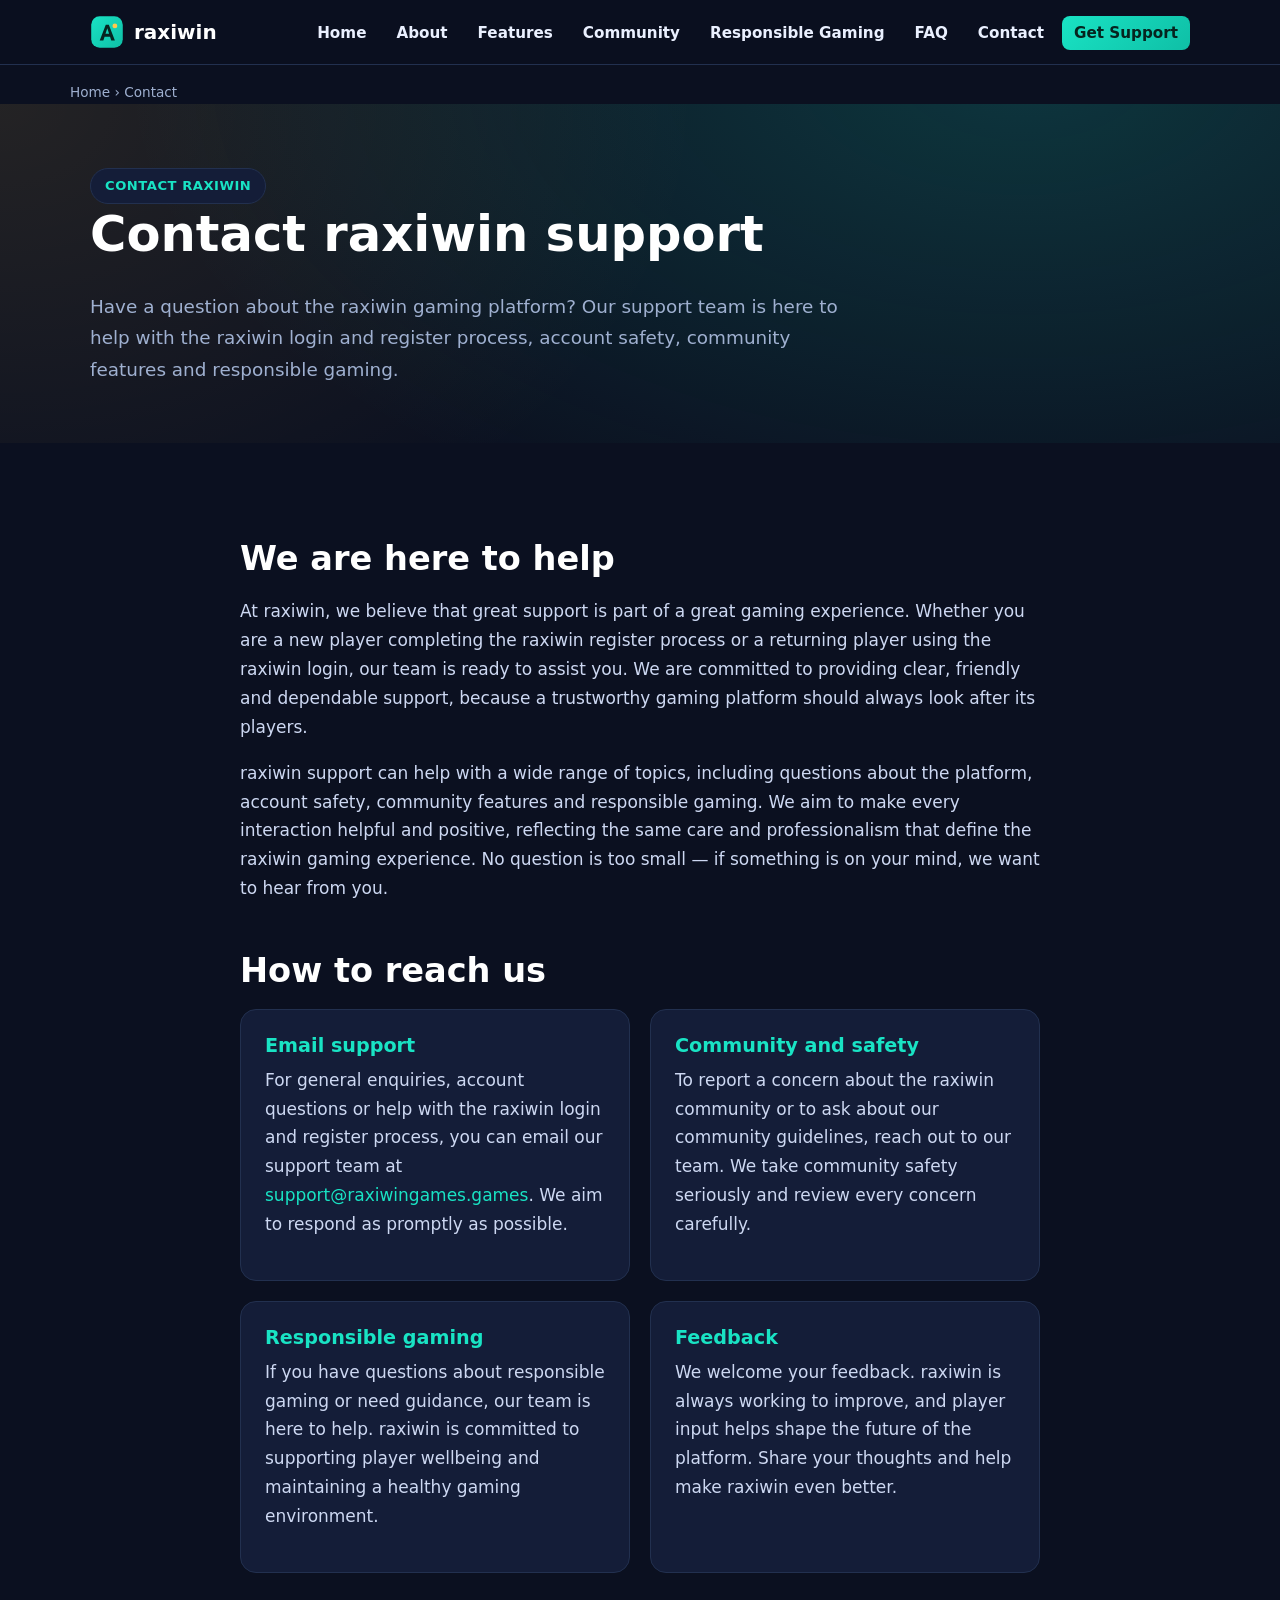
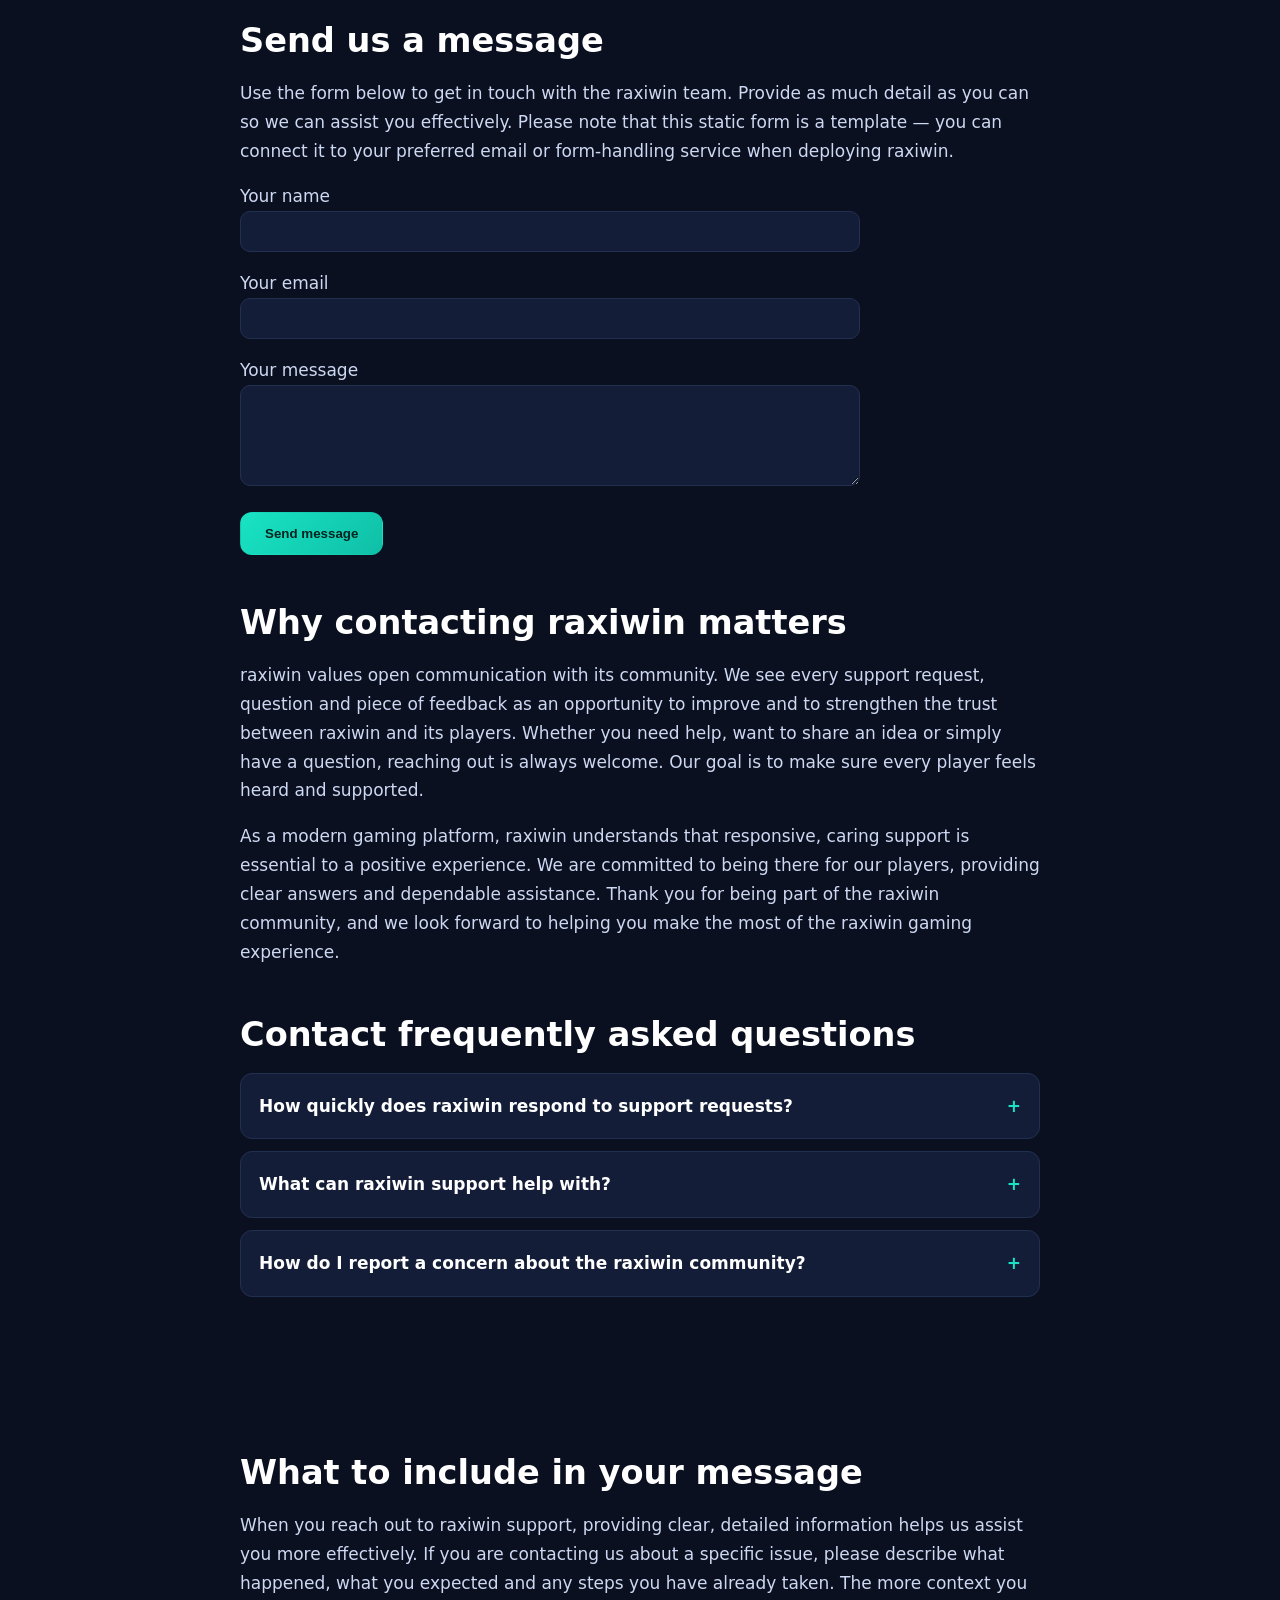
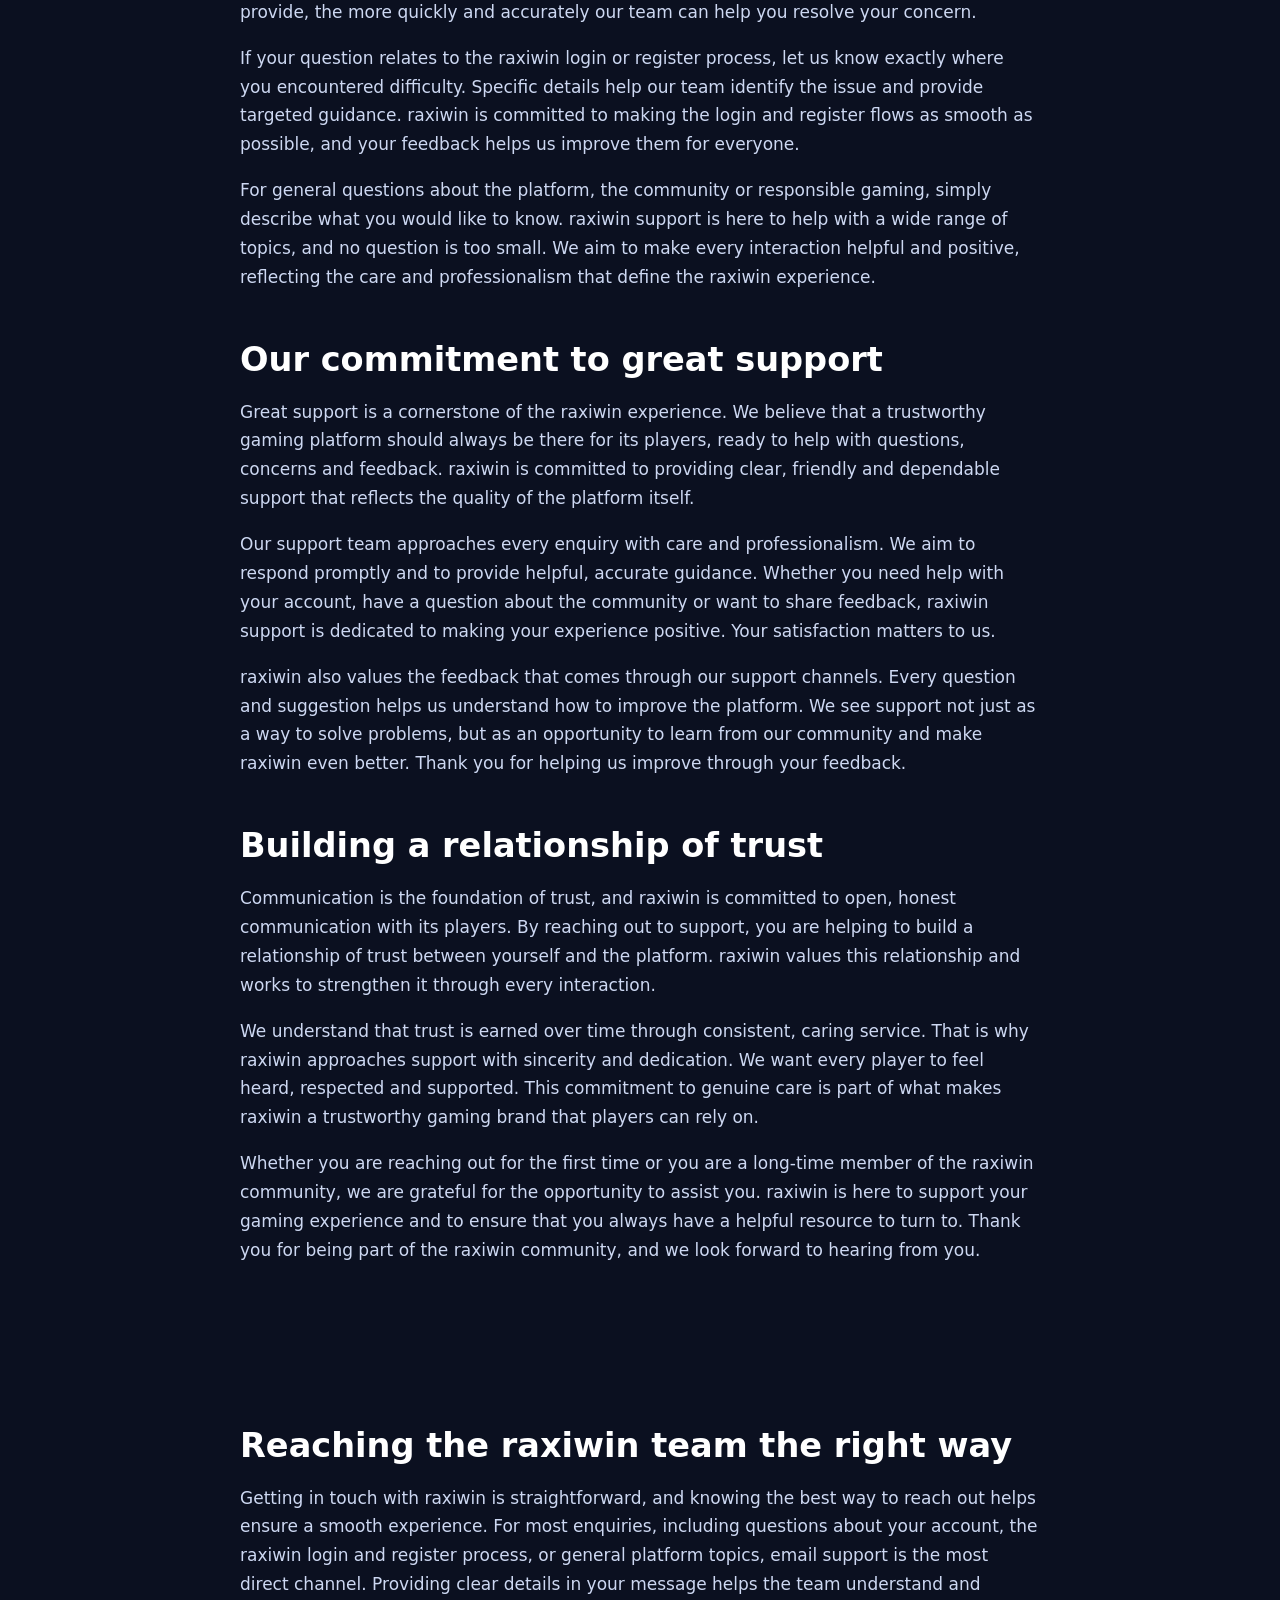
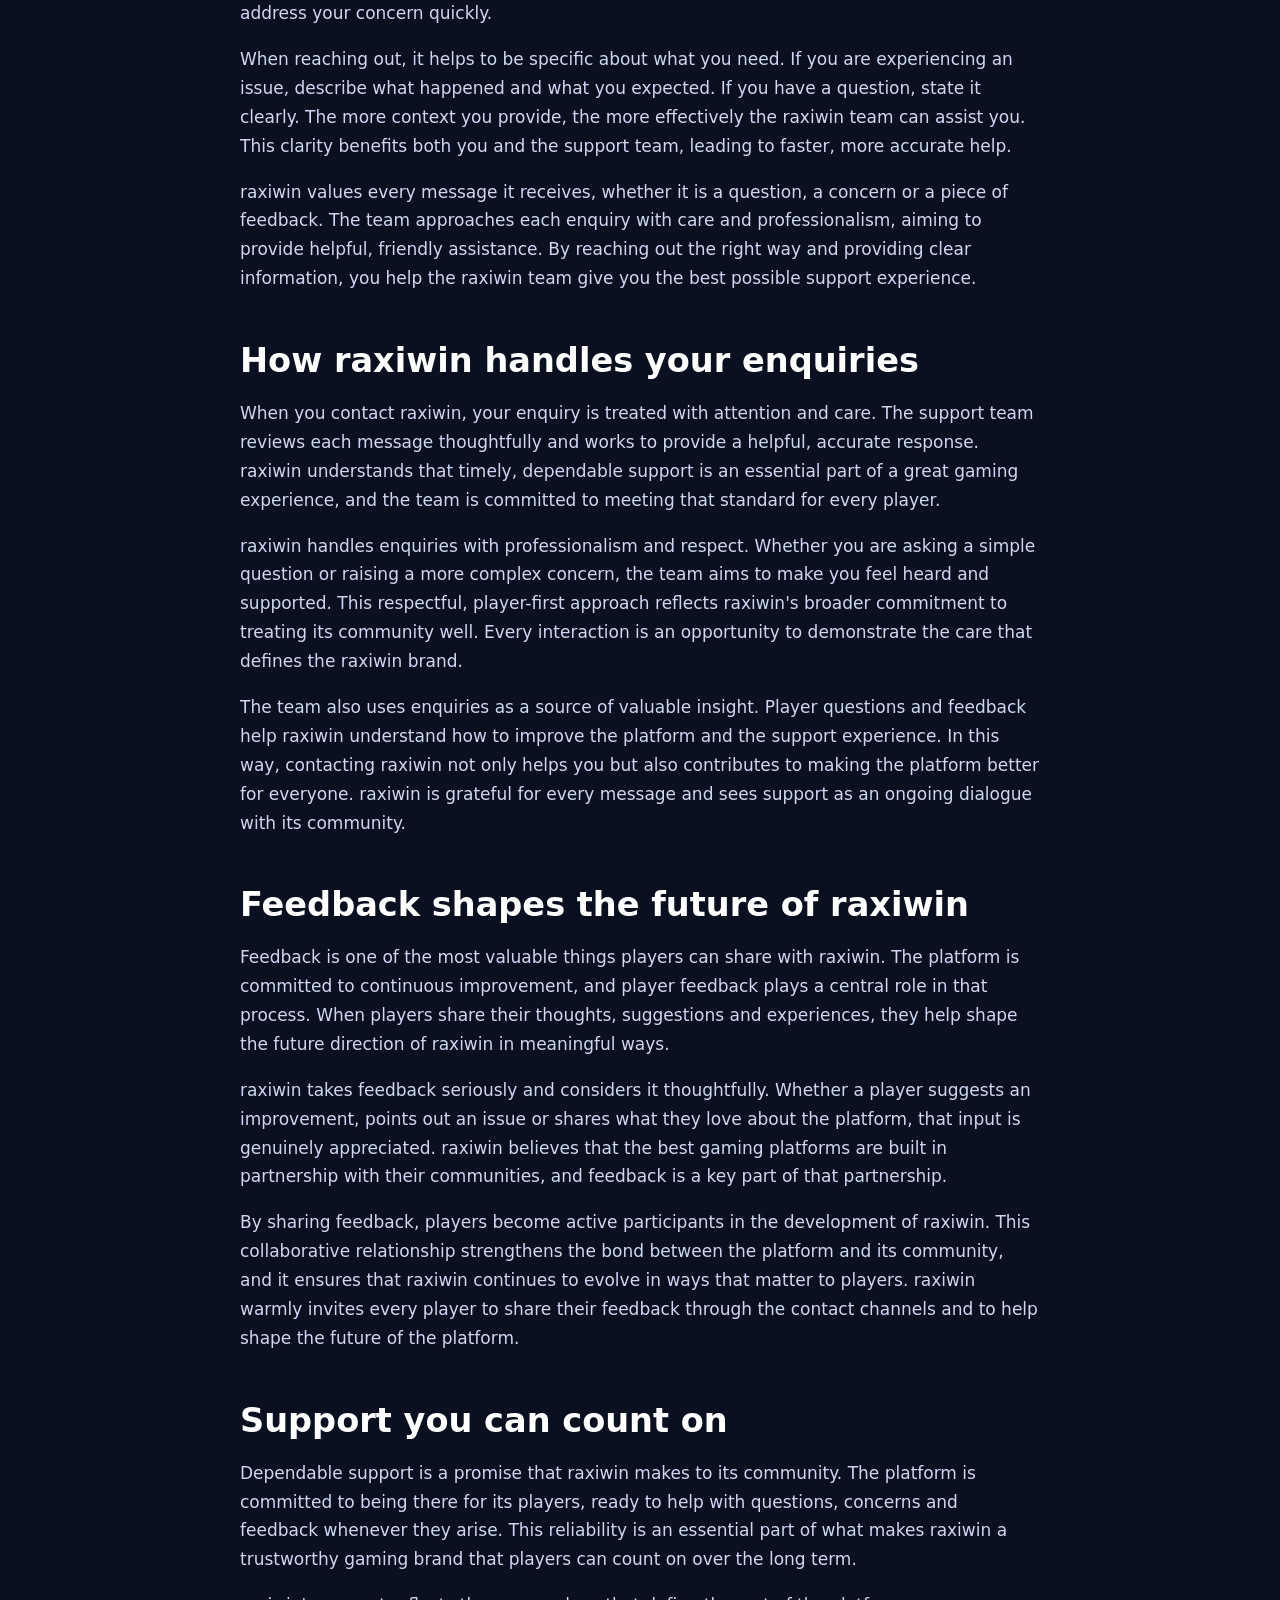
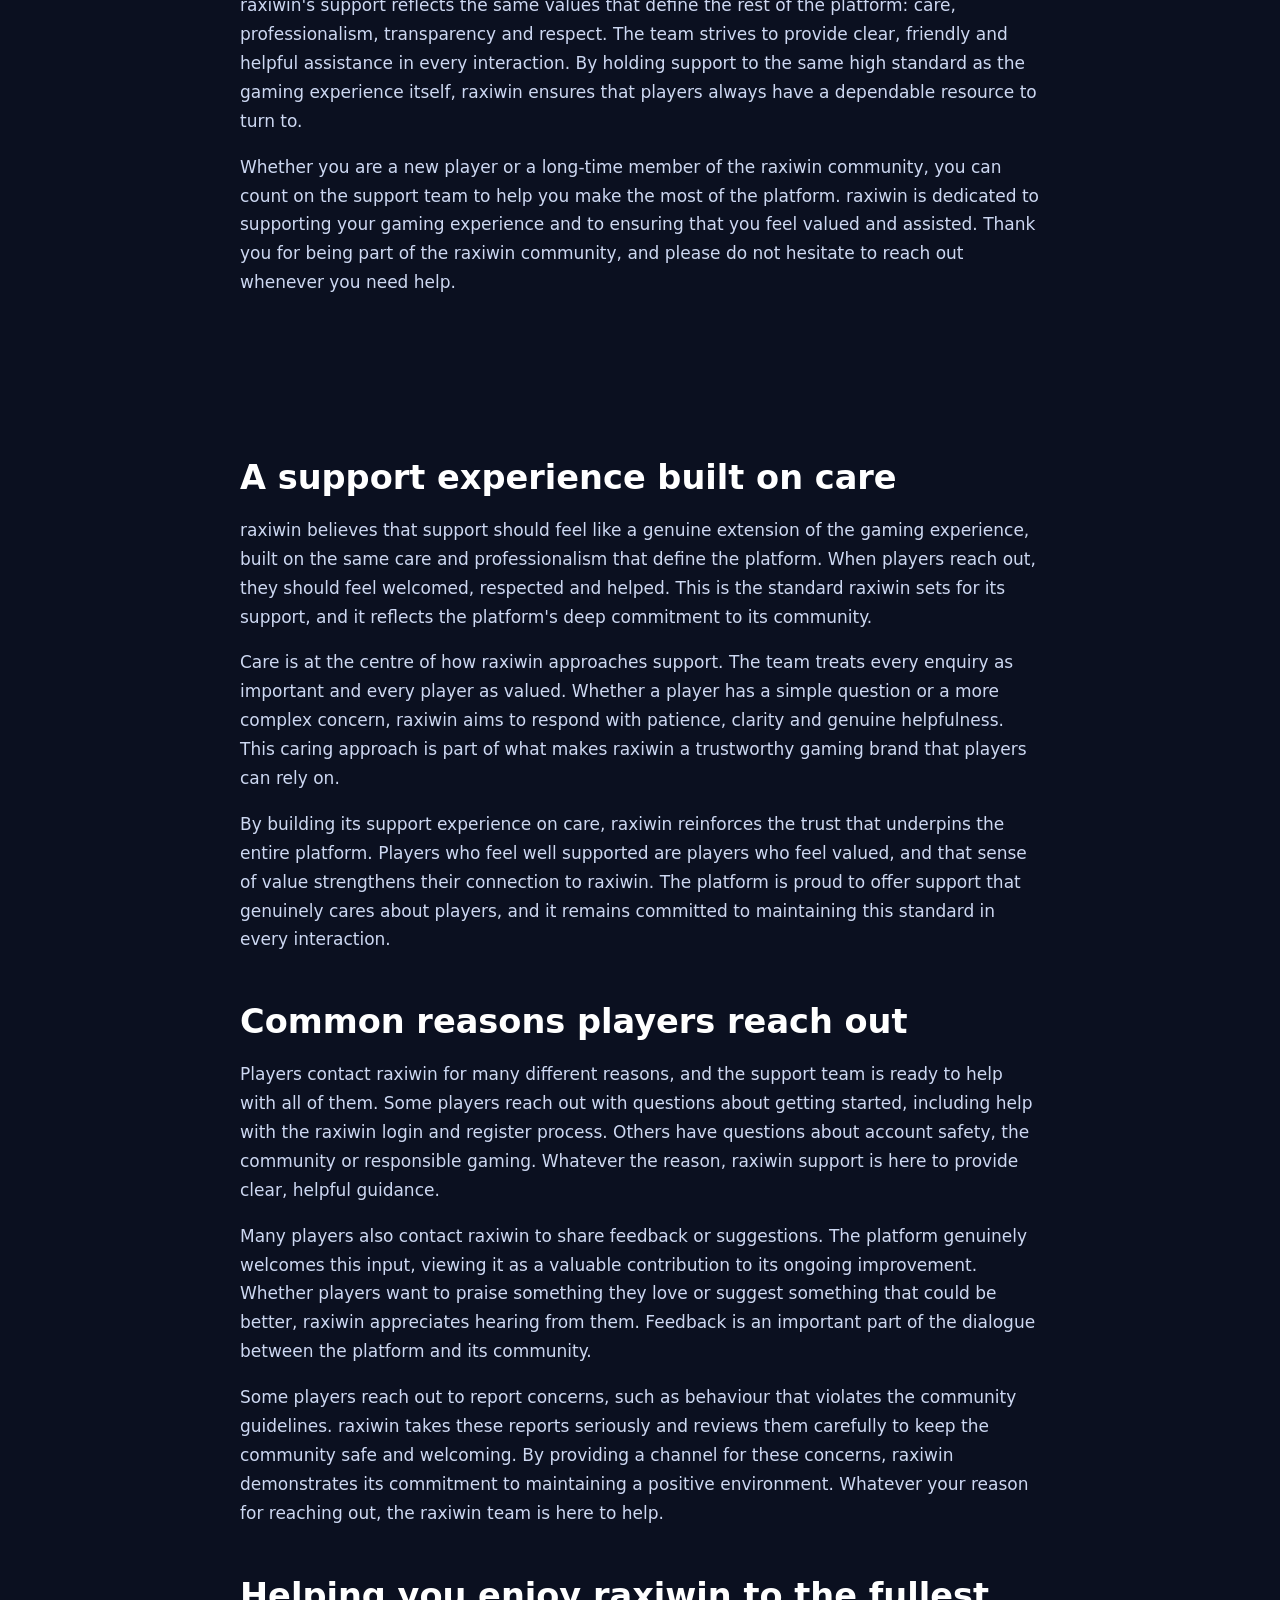
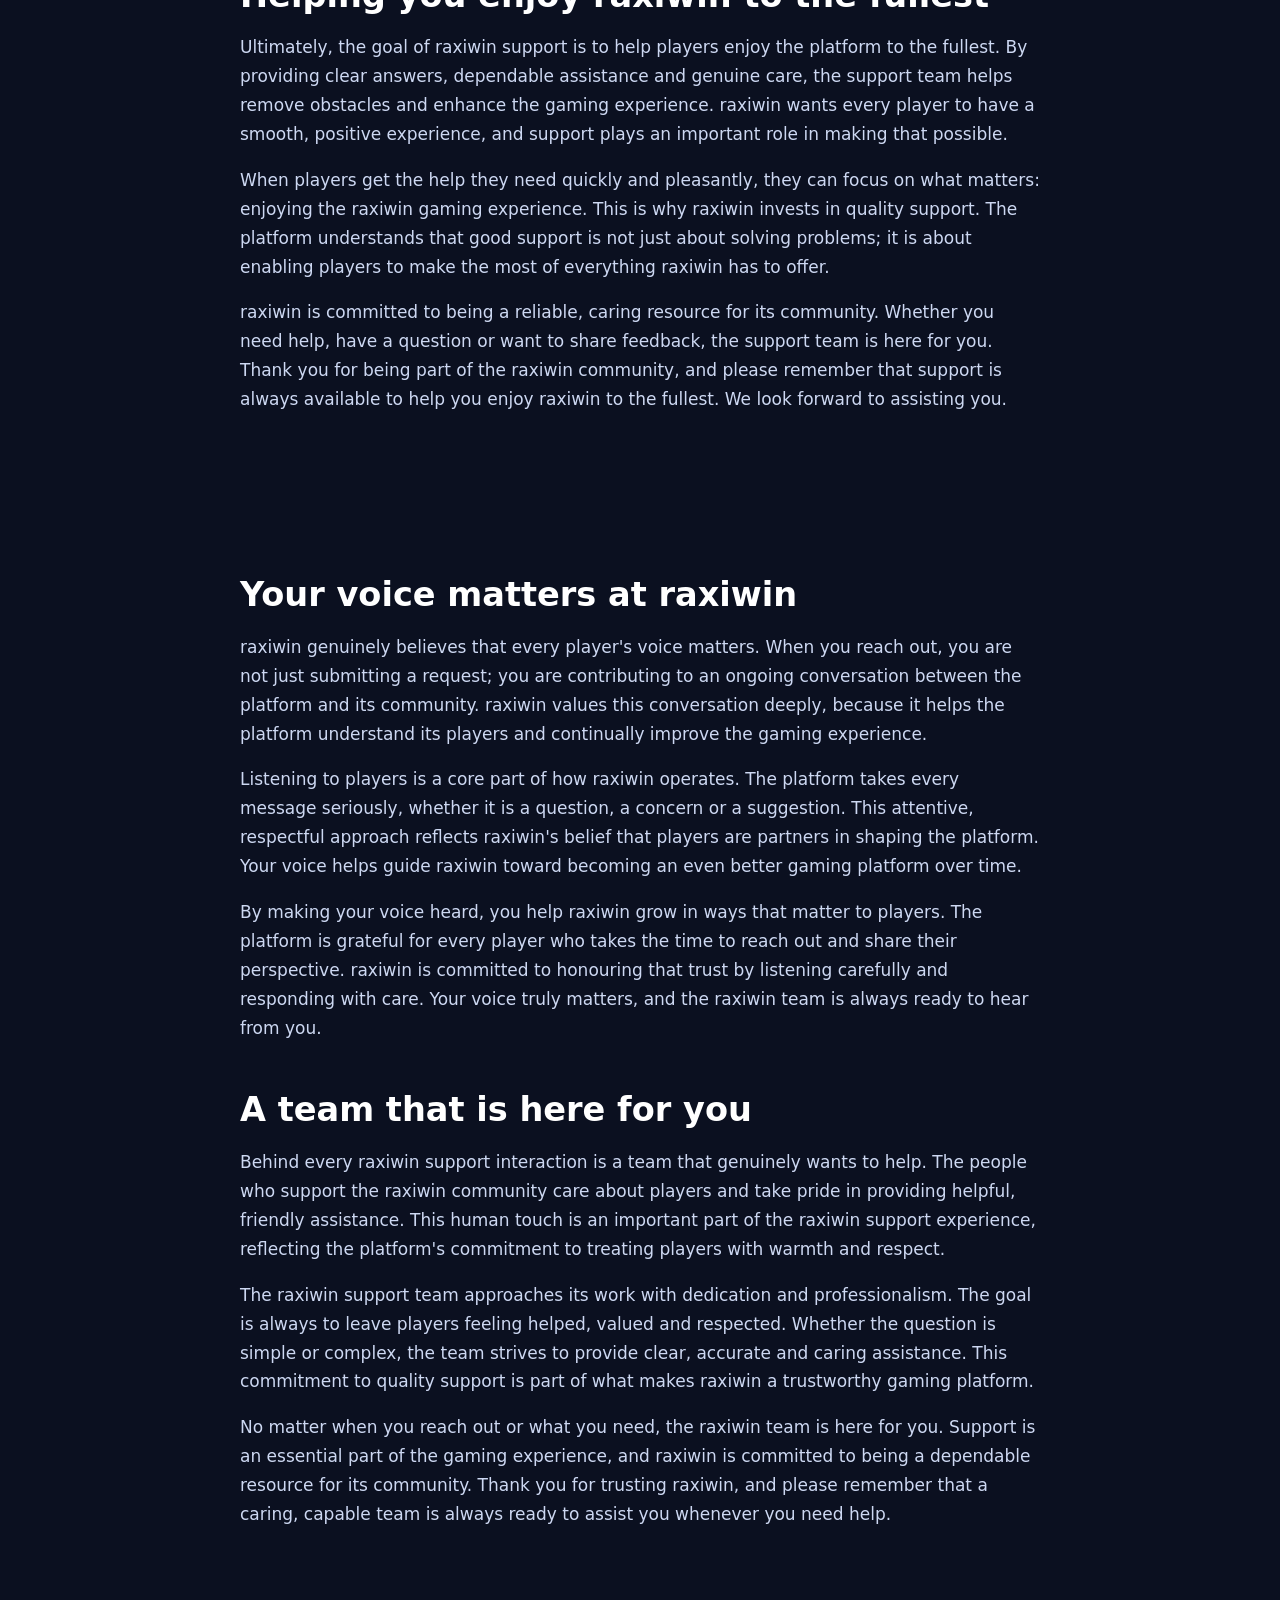
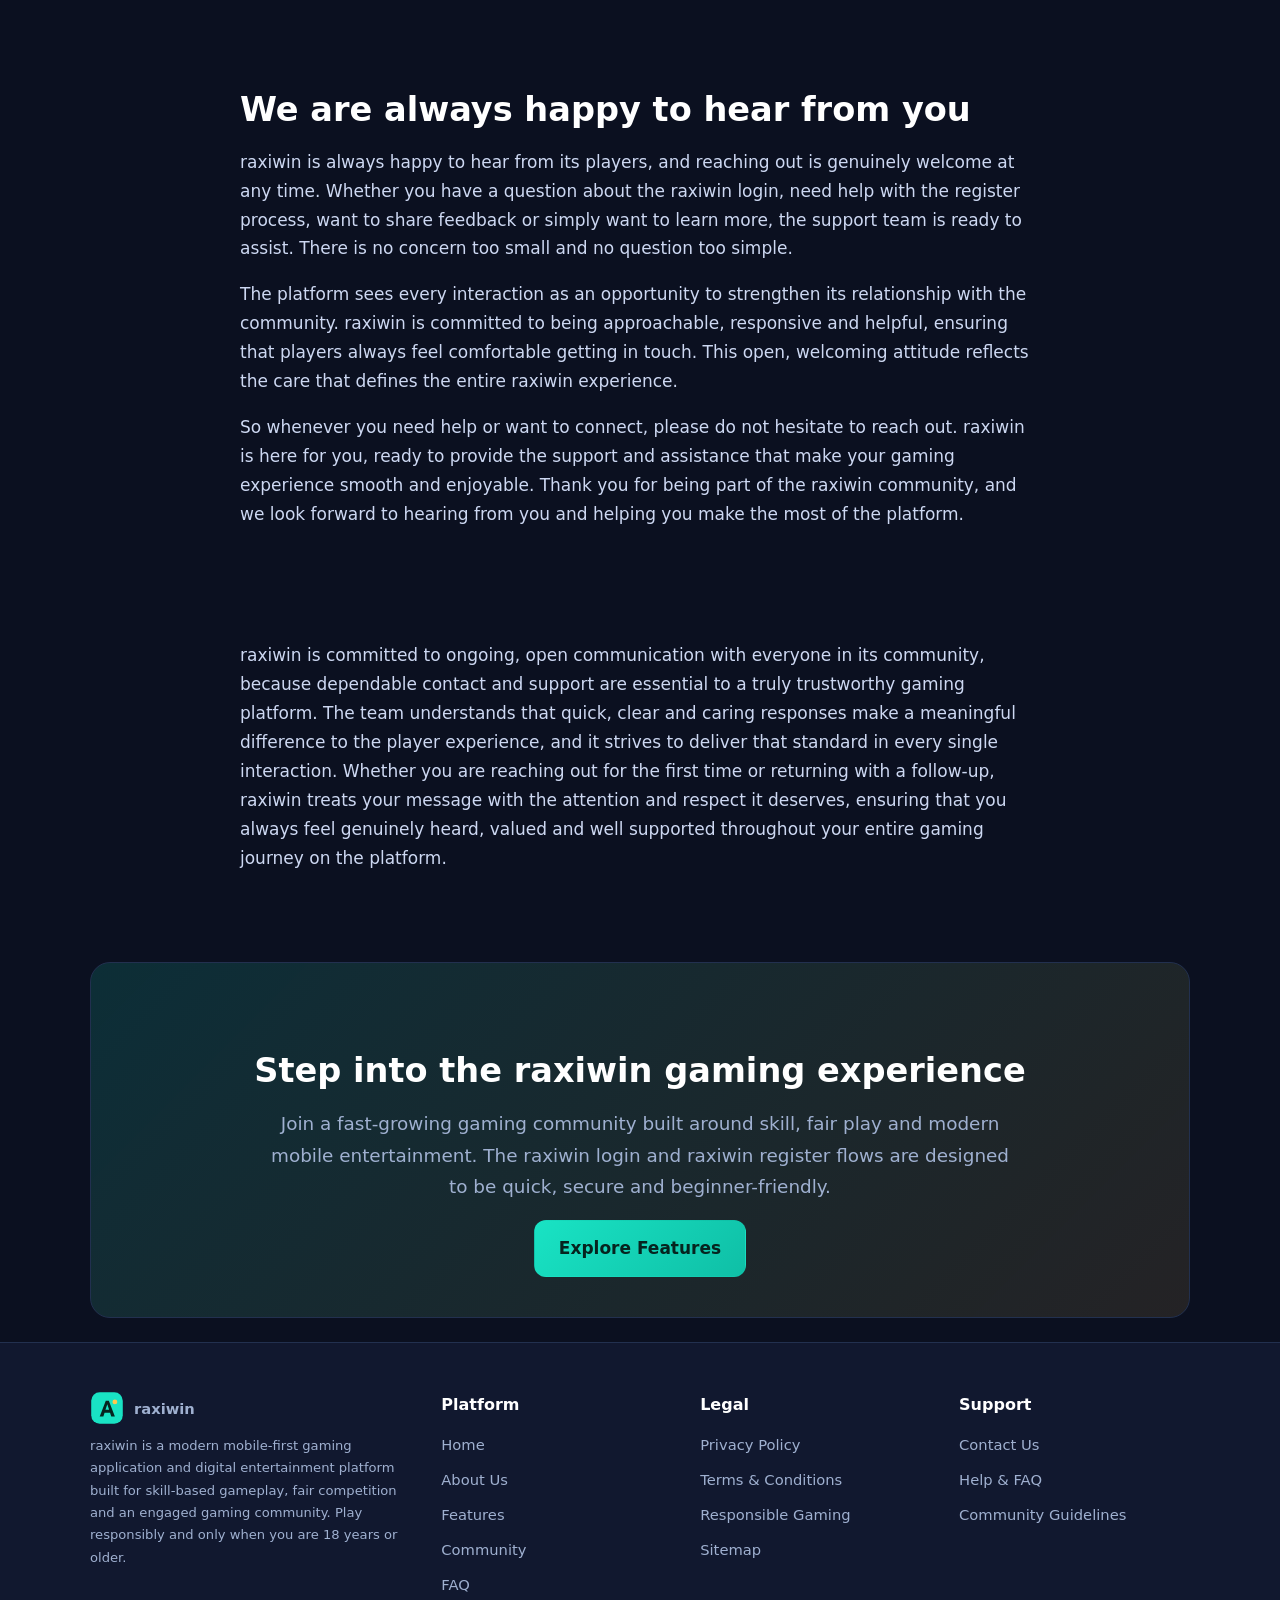
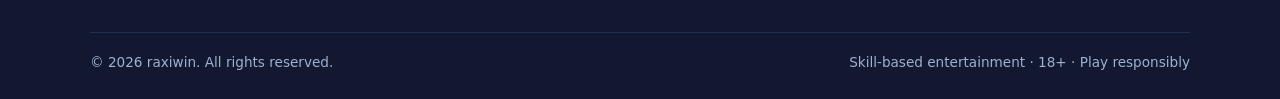
<file: contact.html>
<!DOCTYPE html>
<html lang="en">
<head>
<meta charset="utf-8">
<meta name="viewport" content="width=device-width, initial-scale=1">
<title>Contact raxiwin | Support, Help &amp; Player Assistance</title>
<meta name="description" content="Contact the raxiwin support team for help with the raxiwin login and register process, account safety, community features and responsible gaming on this modern gaming platform.">
<link rel="canonical" href="https://raxiwingames.games/contact.html">
<meta name="robots" content="index, follow, max-image-preview:large, max-snippet:-1, max-video-preview:-1">
<meta name="theme-color" content="#0b1020">
<meta name="author" content="raxiwin">
<meta property="og:type" content="website">
<meta property="og:site_name" content="raxiwin">
<meta property="og:title" content="Contact raxiwin | Support, Help &amp; Player Assistance">
<meta property="og:description" content="Contact the raxiwin support team for help with the raxiwin login and register process, account safety, community features and responsible gaming on this modern gaming platform.">
<meta property="og:url" content="https://raxiwingames.games/contact.html">
<meta property="og:image" content="https://raxiwingames.games/assets/img/hero.jpg">
<meta name="twitter:card" content="summary_large_image">
<meta name="twitter:title" content="Contact raxiwin | Support, Help &amp; Player Assistance">
<meta name="twitter:description" content="Contact the raxiwin support team for help with the raxiwin login and register process, account safety, community features and responsible gaming on this modern gaming platform.">
<meta name="twitter:image" content="https://raxiwingames.games/assets/img/hero.jpg">
<link rel="icon" type="image/svg+xml" href="/assets/img/favicon.svg">
<link rel="apple-touch-icon" href="/assets/img/app-icon.svg">
<link rel="preload" as="image" href="/assets/img/hero.jpg">
<link rel="stylesheet" href="/assets/css/style.css">
<script type="application/ld+json">{"@context": "https://schema.org", "@type": "Organization", "name": "raxiwin", "url": "https://raxiwingames.games", "logo": "https://raxiwingames.games/assets/img/logo.svg", "description": "raxiwin is a modern mobile-first gaming application and digital entertainment platform offering skill-based gameplay, fair competition and a vibrant gaming community.", "sameAs": [], "contactPoint": {"@type": "ContactPoint", "contactType": "customer support", "email": "support@raxiwingames.games", "availableLanguage": ["English"]}}</script>
<script type="application/ld+json">{"@context": "https://schema.org", "@type": "WebSite", "name": "raxiwin", "url": "https://raxiwingames.games", "potentialAction": {"@type": "SearchAction", "target": "https://raxiwingames.games/faq.html?q={search_term_string}", "query-input": "required name=search_term_string"}}</script>
<script type="application/ld+json">{"@context": "https://schema.org", "@type": "WebPage", "name": "Contact raxiwin | Support, Help & Player Assistance", "description": "Contact the raxiwin support team for help with the raxiwin login and register process, account safety, community features and responsible gaming on this modern gaming platform.", "url": "https://raxiwingames.games/contact.html", "isPartOf": {"@type": "WebSite", "name": "raxiwin", "url": "https://raxiwingames.games"}, "inLanguage": "en"}</script>
<script type="application/ld+json">{"@context": "https://schema.org", "@type": "BreadcrumbList", "itemListElement": [{"@type": "ListItem", "position": 1, "name": "Home", "item": "https://raxiwingames.games/"}, {"@type": "ListItem", "position": 2, "name": "Contact", "item": "https://raxiwingames.games/contact.html"}]}</script>
<script type="application/ld+json">{"@context": "https://schema.org", "@type": "FAQPage", "mainEntity": [{"@type": "Question", "name": "How quickly does raxiwin respond to support requests?", "acceptedAnswer": {"@type": "Answer", "text": "The raxiwin support team aims to respond to player enquiries as promptly as possible. Response times may vary depending on the volume of requests, but we are committed to providing helpful, timely assistance to every player."}}, {"@type": "Question", "name": "What can raxiwin support help with?", "acceptedAnswer": {"@type": "Answer", "text": "raxiwin support can assist with questions about the platform, the raxiwin login and register process, account safety, community features and responsible gaming. If you have a question or concern, our team is here to help."}}, {"@type": "Question", "name": "How do I report a concern about the raxiwin community?", "acceptedAnswer": {"@type": "Answer", "text": "If you encounter behaviour that violates the raxiwin community guidelines, you can contact our support team. We take community safety seriously and review concerns to keep raxiwin welcoming and respectful for everyone."}}]}</script>
</head>
<body>
<a class="skip" href="#main">Skip to main content</a>
<header class="site-header">
<nav class="nav container" aria-label="Primary">
<a class="brand" href="/" aria-label="raxiwin home">
<svg viewBox="0 0 56 56" width="34" height="34" aria-hidden="true"><defs><linearGradient id="hg" x1="0" y1="0" x2="1" y2="1"><stop offset="0" stop-color="#19e3c4"/><stop offset="1" stop-color="#0fbfa6"/></linearGradient></defs><rect x="2" y="2" width="52" height="52" rx="14" fill="url(#hg)"/><path d="M16 42 L26 16 L31 16 L41 42 L35 42 L33 36 L24 36 L22 42 Z M25.5 31 L31.5 31 L28.5 22 Z" fill="#06241f"/><circle cx="41" cy="18" r="4" fill="#ffc94d"/></svg>
<span>raxiwin</span></a>
<button class="burger" aria-label="Toggle menu" aria-expanded="false" aria-controls="primary-menu">&#9776;</button>
<ul class="menu" id="primary-menu"><li><a href="/index.html">Home</a></li><li><a href="/about.html">About</a></li><li><a href="/features.html">Features</a></li><li><a href="/community.html">Community</a></li><li><a href="/responsible-gaming.html">Responsible Gaming</a></li><li><a href="/faq.html">FAQ</a></li><li><a href="/contact.html" aria-current="page">Contact</a></li><li><a class="cta" href="/contact.html">Get Support</a></li></ul>
</nav></header>
<nav class="breadcrumb container" aria-label="Breadcrumb"><a href='/'>Home</a> &rsaquo; <span aria-current='page'>Contact</span></nav><main id="main">
<section class="hero"><div class="container">
  <span class="eyebrow">CONTACT RAXIWIN</span>
  <h1>Contact raxiwin support</h1>
  <p class="lead">Have a question about the raxiwin gaming platform? Our support team is here to help with the raxiwin login and register process, account safety, community features and responsible gaming.</p>
</div></section>
<section><div class="container article">
  <h2>We are here to help</h2>
  <p>At raxiwin, we believe that great support is part of a great gaming experience. Whether you are a new player completing the raxiwin register process or a returning player using the raxiwin login, our team is ready to assist you. We are committed to providing clear, friendly and dependable support, because a trustworthy gaming platform should always look after its players.</p>
  <p>raxiwin support can help with a wide range of topics, including questions about the platform, account safety, community features and responsible gaming. We aim to make every interaction helpful and positive, reflecting the same care and professionalism that define the raxiwin gaming experience. No question is too small — if something is on your mind, we want to hear from you.</p>

  <h2>How to reach us</h2>
  <div class="grid grid-2" style="margin-top:14px">
    <div class="card"><h3>Email support</h3><p>For general enquiries, account questions or help with the raxiwin login and register process, you can email our support team at <a href="mailto:support@raxiwingames.games">support@raxiwingames.games</a>. We aim to respond as promptly as possible.</p></div>
    <div class="card"><h3>Community and safety</h3><p>To report a concern about the raxiwin community or to ask about our community guidelines, reach out to our team. We take community safety seriously and review every concern carefully.</p></div>
    <div class="card"><h3>Responsible gaming</h3><p>If you have questions about responsible gaming or need guidance, our team is here to help. raxiwin is committed to supporting player wellbeing and maintaining a healthy gaming environment.</p></div>
    <div class="card"><h3>Feedback</h3><p>We welcome your feedback. raxiwin is always working to improve, and player input helps shape the future of the platform. Share your thoughts and help make raxiwin even better.</p></div>
  </div>

  <h2>Send us a message</h2>
  <p>Use the form below to get in touch with the raxiwin team. Provide as much detail as you can so we can assist you effectively. Please note that this static form is a template — you can connect it to your preferred email or form-handling service when deploying raxiwin.</p>
  <form aria-label="Contact raxiwin" style="max-width:620px" onsubmit="return false">
    <p><label for="name">Your name</label><br>
    <input id="name" name="name" type="text" autocomplete="name" required style="width:100%;padding:12px;border-radius:10px;border:1px solid #22304f;background:#141d38;color:#eaf0ff"></p>
    <p><label for="email">Your email</label><br>
    <input id="email" name="email" type="email" autocomplete="email" required style="width:100%;padding:12px;border-radius:10px;border:1px solid #22304f;background:#141d38;color:#eaf0ff"></p>
    <p><label for="msg">Your message</label><br>
    <textarea id="msg" name="message" rows="5" required style="width:100%;padding:12px;border-radius:10px;border:1px solid #22304f;background:#141d38;color:#eaf0ff"></textarea></p>
    <p><button class="btn btn-primary" type="submit">Send message</button></p>
  </form>

  <h2>Why contacting raxiwin matters</h2>
  <p>raxiwin values open communication with its community. We see every support request, question and piece of feedback as an opportunity to improve and to strengthen the trust between raxiwin and its players. Whether you need help, want to share an idea or simply have a question, reaching out is always welcome. Our goal is to make sure every player feels heard and supported.</p>
  <p>As a modern gaming platform, raxiwin understands that responsive, caring support is essential to a positive experience. We are committed to being there for our players, providing clear answers and dependable assistance. Thank you for being part of the raxiwin community, and we look forward to helping you make the most of the raxiwin gaming experience.</p>

  <h2>Contact frequently asked questions</h2>
  <div class="faq"><details><summary>How quickly does raxiwin respond to support requests?</summary><p>The raxiwin support team aims to respond to player enquiries as promptly as possible. Response times may vary depending on the volume of requests, but we are committed to providing helpful, timely assistance to every player.</p></details><details><summary>What can raxiwin support help with?</summary><p>raxiwin support can assist with questions about the platform, the raxiwin login and register process, account safety, community features and responsible gaming. If you have a question or concern, our team is here to help.</p></details><details><summary>How do I report a concern about the raxiwin community?</summary><p>If you encounter behaviour that violates the raxiwin community guidelines, you can contact our support team. We take community safety seriously and review concerns to keep raxiwin welcoming and respectful for everyone.</p></details></div>
</div></section>
<section data-expanded="1"><div class="container article"><h2>What to include in your message</h2><p>When you reach out to raxiwin support, providing clear, detailed information helps us assist you more effectively. If you are contacting us about a specific issue, please describe what happened, what you expected and any steps you have already taken. The more context you provide, the more quickly and accurately our team can help you resolve your concern.</p><p>If your question relates to the raxiwin login or register process, let us know exactly where you encountered difficulty. Specific details help our team identify the issue and provide targeted guidance. raxiwin is committed to making the login and register flows as smooth as possible, and your feedback helps us improve them for everyone.</p><p>For general questions about the platform, the community or responsible gaming, simply describe what you would like to know. raxiwin support is here to help with a wide range of topics, and no question is too small. We aim to make every interaction helpful and positive, reflecting the care and professionalism that define the raxiwin experience.</p><h2>Our commitment to great support</h2><p>Great support is a cornerstone of the raxiwin experience. We believe that a trustworthy gaming platform should always be there for its players, ready to help with questions, concerns and feedback. raxiwin is committed to providing clear, friendly and dependable support that reflects the quality of the platform itself.</p><p>Our support team approaches every enquiry with care and professionalism. We aim to respond promptly and to provide helpful, accurate guidance. Whether you need help with your account, have a question about the community or want to share feedback, raxiwin support is dedicated to making your experience positive. Your satisfaction matters to us.</p><p>raxiwin also values the feedback that comes through our support channels. Every question and suggestion helps us understand how to improve the platform. We see support not just as a way to solve problems, but as an opportunity to learn from our community and make raxiwin even better. Thank you for helping us improve through your feedback.</p><h2>Building a relationship of trust</h2><p>Communication is the foundation of trust, and raxiwin is committed to open, honest communication with its players. By reaching out to support, you are helping to build a relationship of trust between yourself and the platform. raxiwin values this relationship and works to strengthen it through every interaction.</p><p>We understand that trust is earned over time through consistent, caring service. That is why raxiwin approaches support with sincerity and dedication. We want every player to feel heard, respected and supported. This commitment to genuine care is part of what makes raxiwin a trustworthy gaming brand that players can rely on.</p><p>Whether you are reaching out for the first time or you are a long-time member of the raxiwin community, we are grateful for the opportunity to assist you. raxiwin is here to support your gaming experience and to ensure that you always have a helpful resource to turn to. Thank you for being part of the raxiwin community, and we look forward to hearing from you.</p></div></section><section data-expanded2="1"><div class="container article"><h2>Reaching the raxiwin team the right way</h2><p>Getting in touch with raxiwin is straightforward, and knowing the best way to reach out helps ensure a smooth experience. For most enquiries, including questions about your account, the raxiwin login and register process, or general platform topics, email support is the most direct channel. Providing clear details in your message helps the team understand and address your concern quickly.</p><p>When reaching out, it helps to be specific about what you need. If you are experiencing an issue, describe what happened and what you expected. If you have a question, state it clearly. The more context you provide, the more effectively the raxiwin team can assist you. This clarity benefits both you and the support team, leading to faster, more accurate help.</p><p>raxiwin values every message it receives, whether it is a question, a concern or a piece of feedback. The team approaches each enquiry with care and professionalism, aiming to provide helpful, friendly assistance. By reaching out the right way and providing clear information, you help the raxiwin team give you the best possible support experience.</p><h2>How raxiwin handles your enquiries</h2><p>When you contact raxiwin, your enquiry is treated with attention and care. The support team reviews each message thoughtfully and works to provide a helpful, accurate response. raxiwin understands that timely, dependable support is an essential part of a great gaming experience, and the team is committed to meeting that standard for every player.</p><p>raxiwin handles enquiries with professionalism and respect. Whether you are asking a simple question or raising a more complex concern, the team aims to make you feel heard and supported. This respectful, player-first approach reflects raxiwin's broader commitment to treating its community well. Every interaction is an opportunity to demonstrate the care that defines the raxiwin brand.</p><p>The team also uses enquiries as a source of valuable insight. Player questions and feedback help raxiwin understand how to improve the platform and the support experience. In this way, contacting raxiwin not only helps you but also contributes to making the platform better for everyone. raxiwin is grateful for every message and sees support as an ongoing dialogue with its community.</p><h2>Feedback shapes the future of raxiwin</h2><p>Feedback is one of the most valuable things players can share with raxiwin. The platform is committed to continuous improvement, and player feedback plays a central role in that process. When players share their thoughts, suggestions and experiences, they help shape the future direction of raxiwin in meaningful ways.</p><p>raxiwin takes feedback seriously and considers it thoughtfully. Whether a player suggests an improvement, points out an issue or shares what they love about the platform, that input is genuinely appreciated. raxiwin believes that the best gaming platforms are built in partnership with their communities, and feedback is a key part of that partnership.</p><p>By sharing feedback, players become active participants in the development of raxiwin. This collaborative relationship strengthens the bond between the platform and its community, and it ensures that raxiwin continues to evolve in ways that matter to players. raxiwin warmly invites every player to share their feedback through the contact channels and to help shape the future of the platform.</p><h2>Support you can count on</h2><p>Dependable support is a promise that raxiwin makes to its community. The platform is committed to being there for its players, ready to help with questions, concerns and feedback whenever they arise. This reliability is an essential part of what makes raxiwin a trustworthy gaming brand that players can count on over the long term.</p><p>raxiwin's support reflects the same values that define the rest of the platform: care, professionalism, transparency and respect. The team strives to provide clear, friendly and helpful assistance in every interaction. By holding support to the same high standard as the gaming experience itself, raxiwin ensures that players always have a dependable resource to turn to.</p><p>Whether you are a new player or a long-time member of the raxiwin community, you can count on the support team to help you make the most of the platform. raxiwin is dedicated to supporting your gaming experience and to ensuring that you feel valued and assisted. Thank you for being part of the raxiwin community, and please do not hesitate to reach out whenever you need help.</p></div></section><section data-expanded3="1"><div class="container article"><h2>A support experience built on care</h2><p>raxiwin believes that support should feel like a genuine extension of the gaming experience, built on the same care and professionalism that define the platform. When players reach out, they should feel welcomed, respected and helped. This is the standard raxiwin sets for its support, and it reflects the platform's deep commitment to its community.</p><p>Care is at the centre of how raxiwin approaches support. The team treats every enquiry as important and every player as valued. Whether a player has a simple question or a more complex concern, raxiwin aims to respond with patience, clarity and genuine helpfulness. This caring approach is part of what makes raxiwin a trustworthy gaming brand that players can rely on.</p><p>By building its support experience on care, raxiwin reinforces the trust that underpins the entire platform. Players who feel well supported are players who feel valued, and that sense of value strengthens their connection to raxiwin. The platform is proud to offer support that genuinely cares about players, and it remains committed to maintaining this standard in every interaction.</p><h2>Common reasons players reach out</h2><p>Players contact raxiwin for many different reasons, and the support team is ready to help with all of them. Some players reach out with questions about getting started, including help with the raxiwin login and register process. Others have questions about account safety, the community or responsible gaming. Whatever the reason, raxiwin support is here to provide clear, helpful guidance.</p><p>Many players also contact raxiwin to share feedback or suggestions. The platform genuinely welcomes this input, viewing it as a valuable contribution to its ongoing improvement. Whether players want to praise something they love or suggest something that could be better, raxiwin appreciates hearing from them. Feedback is an important part of the dialogue between the platform and its community.</p><p>Some players reach out to report concerns, such as behaviour that violates the community guidelines. raxiwin takes these reports seriously and reviews them carefully to keep the community safe and welcoming. By providing a channel for these concerns, raxiwin demonstrates its commitment to maintaining a positive environment. Whatever your reason for reaching out, the raxiwin team is here to help.</p><h2>Helping you enjoy raxiwin to the fullest</h2><p>Ultimately, the goal of raxiwin support is to help players enjoy the platform to the fullest. By providing clear answers, dependable assistance and genuine care, the support team helps remove obstacles and enhance the gaming experience. raxiwin wants every player to have a smooth, positive experience, and support plays an important role in making that possible.</p><p>When players get the help they need quickly and pleasantly, they can focus on what matters: enjoying the raxiwin gaming experience. This is why raxiwin invests in quality support. The platform understands that good support is not just about solving problems; it is about enabling players to make the most of everything raxiwin has to offer.</p><p>raxiwin is committed to being a reliable, caring resource for its community. Whether you need help, have a question or want to share feedback, the support team is here for you. Thank you for being part of the raxiwin community, and please remember that support is always available to help you enjoy raxiwin to the fullest. We look forward to assisting you.</p></div></section><section data-expanded4="1"><div class="container article"><h2>Your voice matters at raxiwin</h2><p>raxiwin genuinely believes that every player's voice matters. When you reach out, you are not just submitting a request; you are contributing to an ongoing conversation between the platform and its community. raxiwin values this conversation deeply, because it helps the platform understand its players and continually improve the gaming experience.</p><p>Listening to players is a core part of how raxiwin operates. The platform takes every message seriously, whether it is a question, a concern or a suggestion. This attentive, respectful approach reflects raxiwin's belief that players are partners in shaping the platform. Your voice helps guide raxiwin toward becoming an even better gaming platform over time.</p><p>By making your voice heard, you help raxiwin grow in ways that matter to players. The platform is grateful for every player who takes the time to reach out and share their perspective. raxiwin is committed to honouring that trust by listening carefully and responding with care. Your voice truly matters, and the raxiwin team is always ready to hear from you.</p><h2>A team that is here for you</h2><p>Behind every raxiwin support interaction is a team that genuinely wants to help. The people who support the raxiwin community care about players and take pride in providing helpful, friendly assistance. This human touch is an important part of the raxiwin support experience, reflecting the platform's commitment to treating players with warmth and respect.</p><p>The raxiwin support team approaches its work with dedication and professionalism. The goal is always to leave players feeling helped, valued and respected. Whether the question is simple or complex, the team strives to provide clear, accurate and caring assistance. This commitment to quality support is part of what makes raxiwin a trustworthy gaming platform.</p><p>No matter when you reach out or what you need, the raxiwin team is here for you. Support is an essential part of the gaming experience, and raxiwin is committed to being a dependable resource for its community. Thank you for trusting raxiwin, and please remember that a caring, capable team is always ready to assist you whenever you need help.</p></div></section><section data-expanded5="1"><div class="container article"><h2>We are always happy to hear from you</h2><p>raxiwin is always happy to hear from its players, and reaching out is genuinely welcome at any time. Whether you have a question about the raxiwin login, need help with the register process, want to share feedback or simply want to learn more, the support team is ready to assist. There is no concern too small and no question too simple.</p><p>The platform sees every interaction as an opportunity to strengthen its relationship with the community. raxiwin is committed to being approachable, responsive and helpful, ensuring that players always feel comfortable getting in touch. This open, welcoming attitude reflects the care that defines the entire raxiwin experience.</p><p>So whenever you need help or want to connect, please do not hesitate to reach out. raxiwin is here for you, ready to provide the support and assistance that make your gaming experience smooth and enjoyable. Thank you for being part of the raxiwin community, and we look forward to hearing from you and helping you make the most of the platform.</p></div></section><section data-expanded6="1"><div class="container article"><p>raxiwin is committed to ongoing, open communication with everyone in its community, because dependable contact and support are essential to a truly trustworthy gaming platform. The team understands that quick, clear and caring responses make a meaningful difference to the player experience, and it strives to deliver that standard in every single interaction. Whether you are reaching out for the first time or returning with a follow-up, raxiwin treats your message with the attention and respect it deserves, ensuring that you always feel genuinely heard, valued and well supported throughout your entire gaming journey on the platform.</p></div></section><div class="container"><div class="band">
<h2>Step into the raxiwin gaming experience</h2>
<p class="lead center" style="margin:0 auto 18px">Join a fast-growing gaming community built around skill, fair play and modern mobile entertainment. The raxiwin login and raxiwin register flows are designed to be quick, secure and beginner-friendly.</p>
<a class="btn btn-primary" href="/features.html">Explore Features</a>
</div></div>
</main><footer class="site-footer">
<div class="container">
<div class="foot-grid">
<div>
<a class="brand" href="/" aria-label="raxiwin home" style="margin-bottom:10px">
<svg viewBox="0 0 56 56" width="30" height="30" aria-hidden="true"><rect x="2" y="2" width="52" height="52" rx="14" fill="#19e3c4"/><path d="M16 42 L26 16 L31 16 L41 42 L35 42 L33 36 L24 36 L22 42 Z M25.5 31 L31.5 31 L28.5 22 Z" fill="#06241f"/><circle cx="41" cy="18" r="4" fill="#ffc94d"/></svg>
<span>raxiwin</span></a>
<p class="disclaimer">raxiwin is a modern mobile-first gaming application and digital entertainment platform built for skill-based gameplay, fair competition and an engaged gaming community. Play responsibly and only when you are 18 years or older.</p>
</div>
<div><h4>Platform</h4><ul><li><a href="/index.html">Home</a></li><li><a href="/about.html">About Us</a></li><li><a href="/features.html">Features</a></li><li><a href="/community.html">Community</a></li><li><a href="/faq.html">FAQ</a></li></ul></div>
<div><h4>Legal</h4><ul><li><a href="/privacy-policy.html">Privacy Policy</a></li><li><a href="/terms.html">Terms & Conditions</a></li><li><a href="/responsible-gaming.html">Responsible Gaming</a></li><li><a href="/sitemap.html">Sitemap</a></li></ul></div>
<div><h4>Support</h4><ul><li><a href="/contact.html">Contact Us</a></li><li><a href="/faq.html">Help & FAQ</a></li><li><a href="/community.html">Community Guidelines</a></li></ul></div>
</div>
<div class="foot-bottom">
<span>&copy; <span id="year">2026</span> raxiwin. All rights reserved.</span>
<span>Skill-based entertainment &middot; 18+ &middot; Play responsibly</span>
</div>
</div>
</footer>
<script src="/assets/js/main.js" defer></script>
</body></html>
</file>
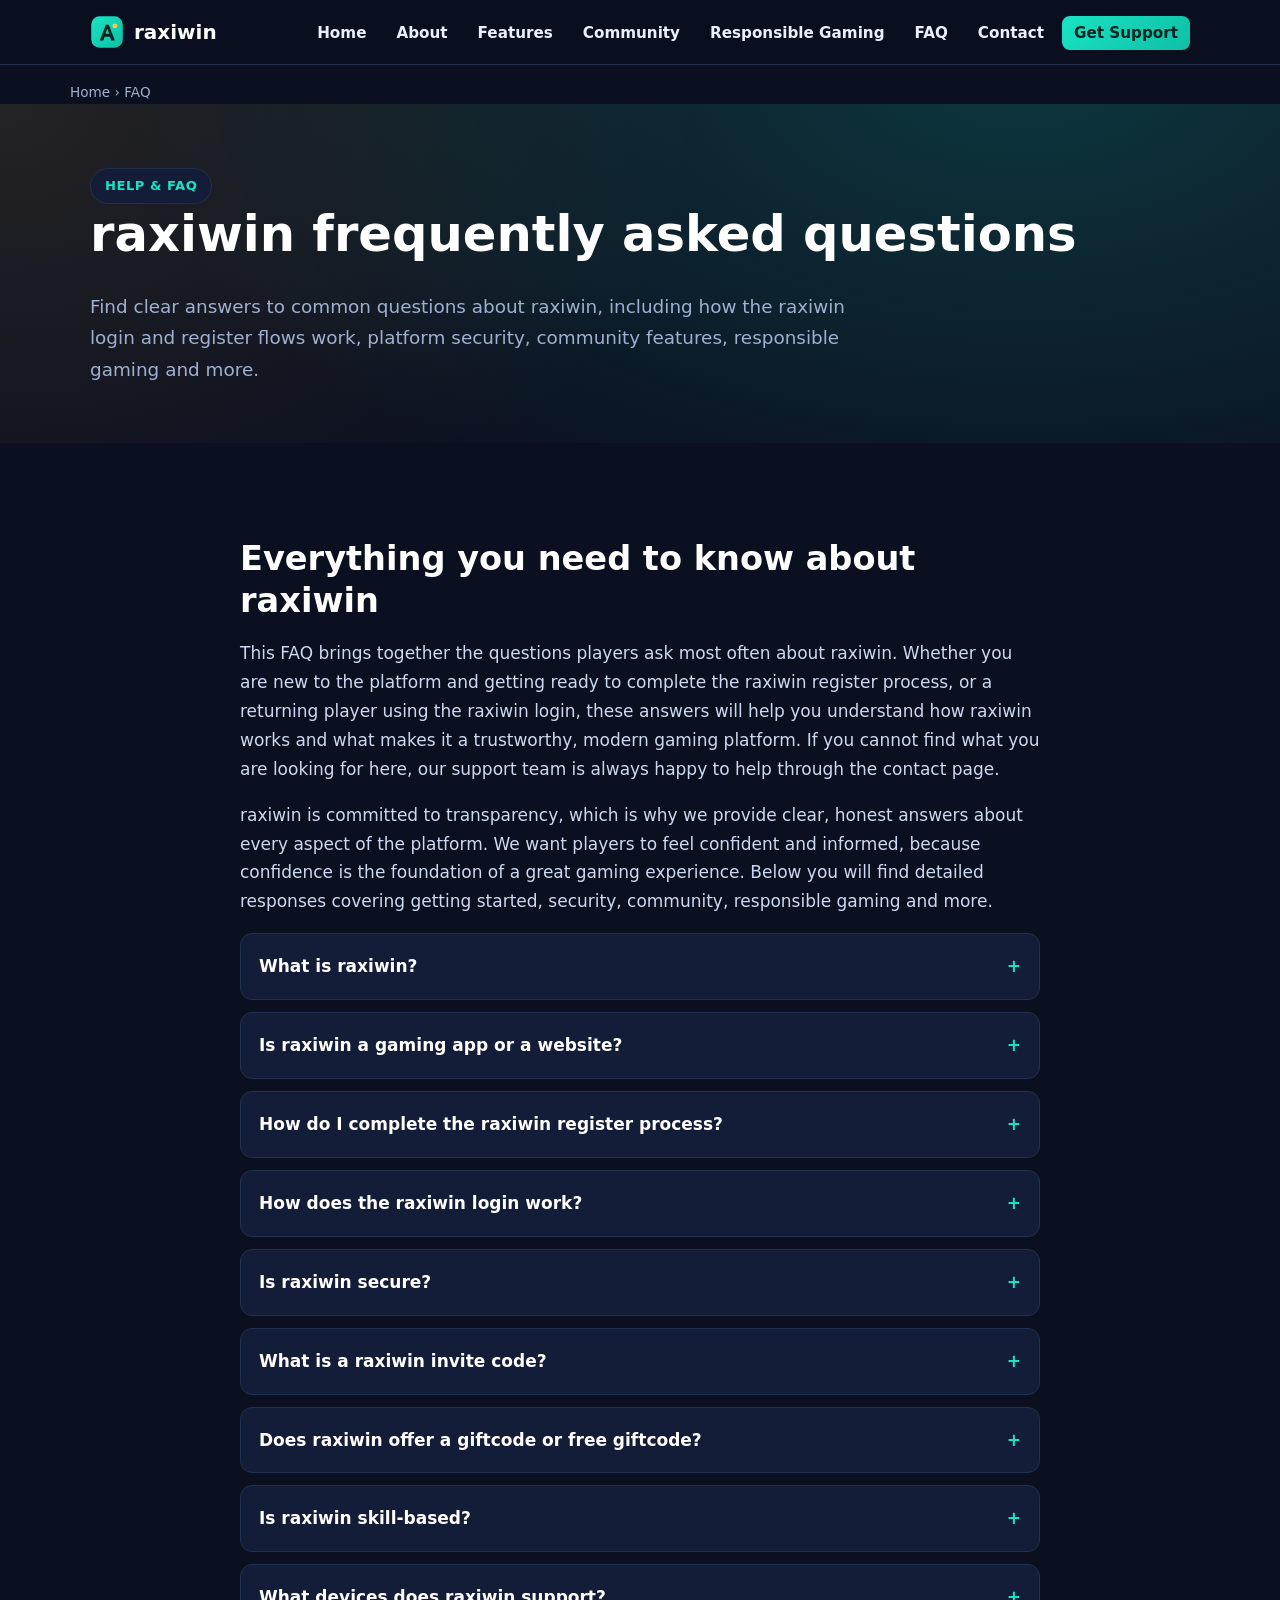
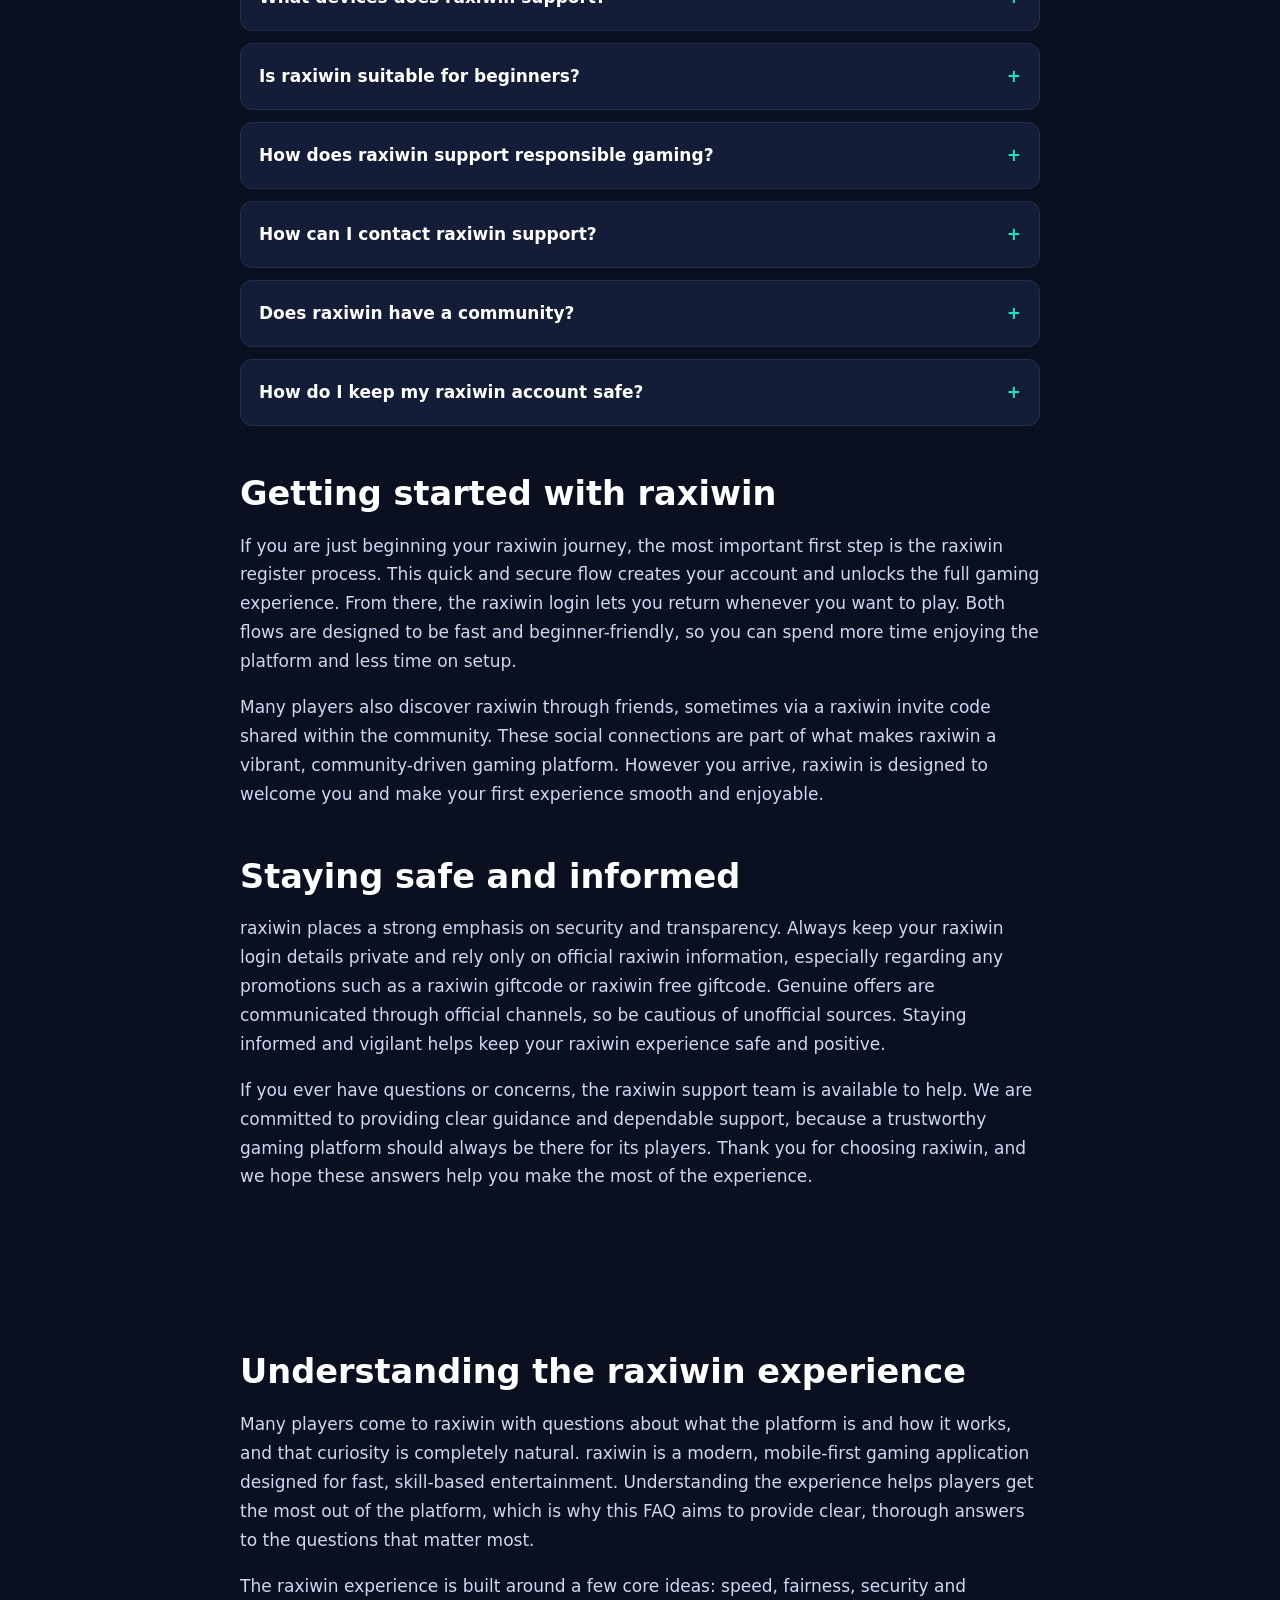
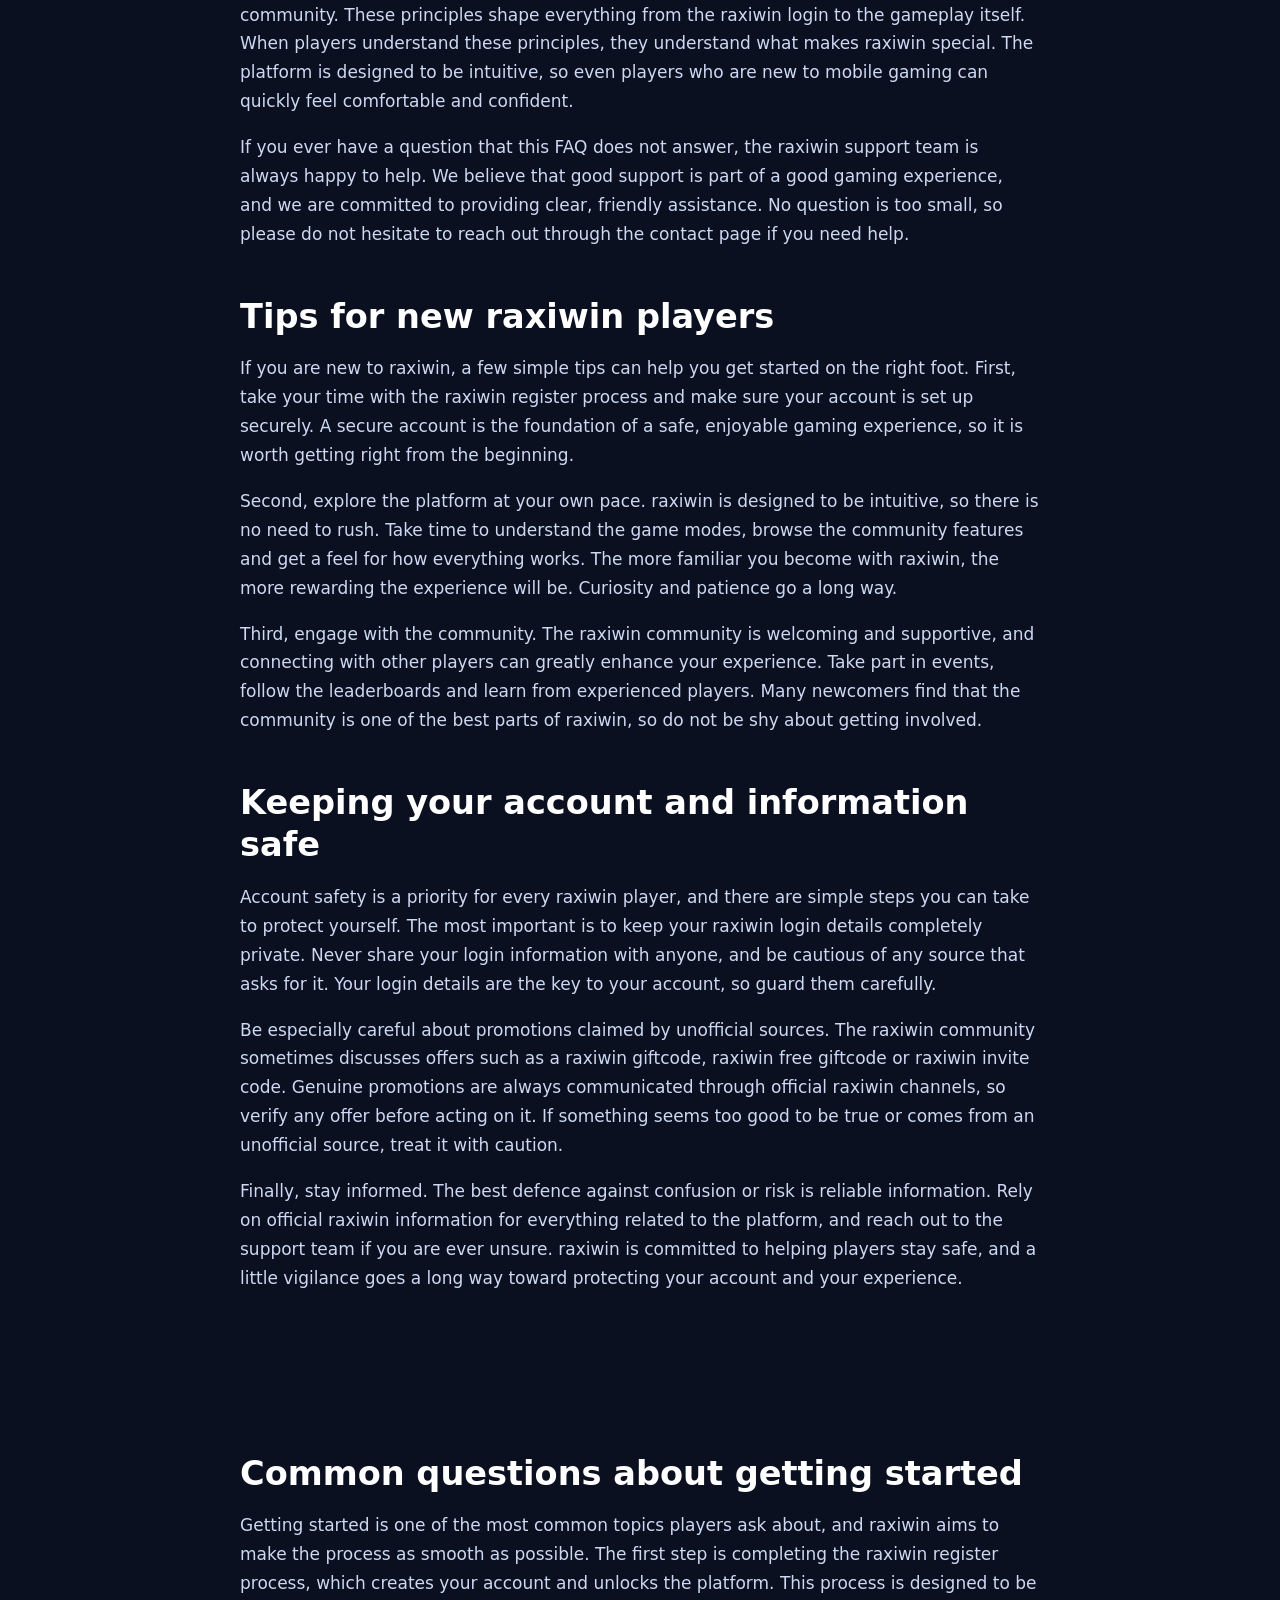
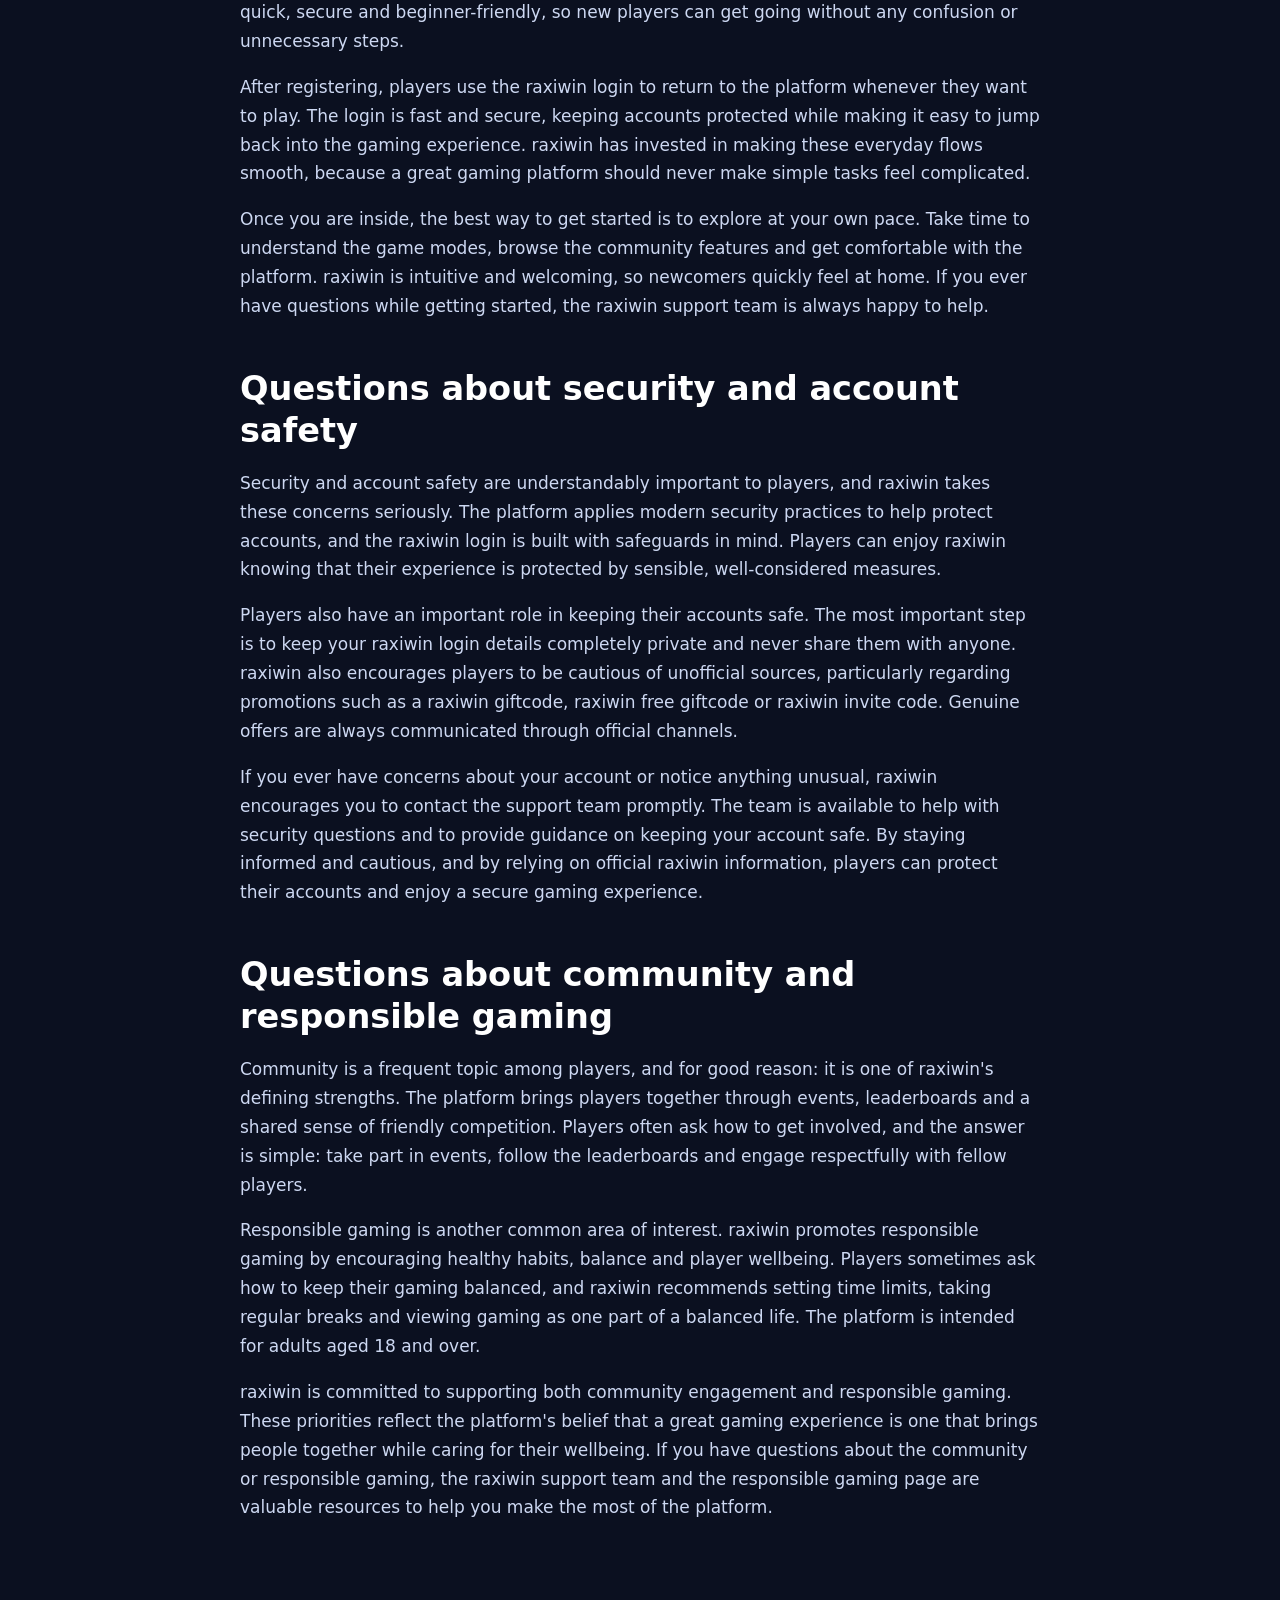
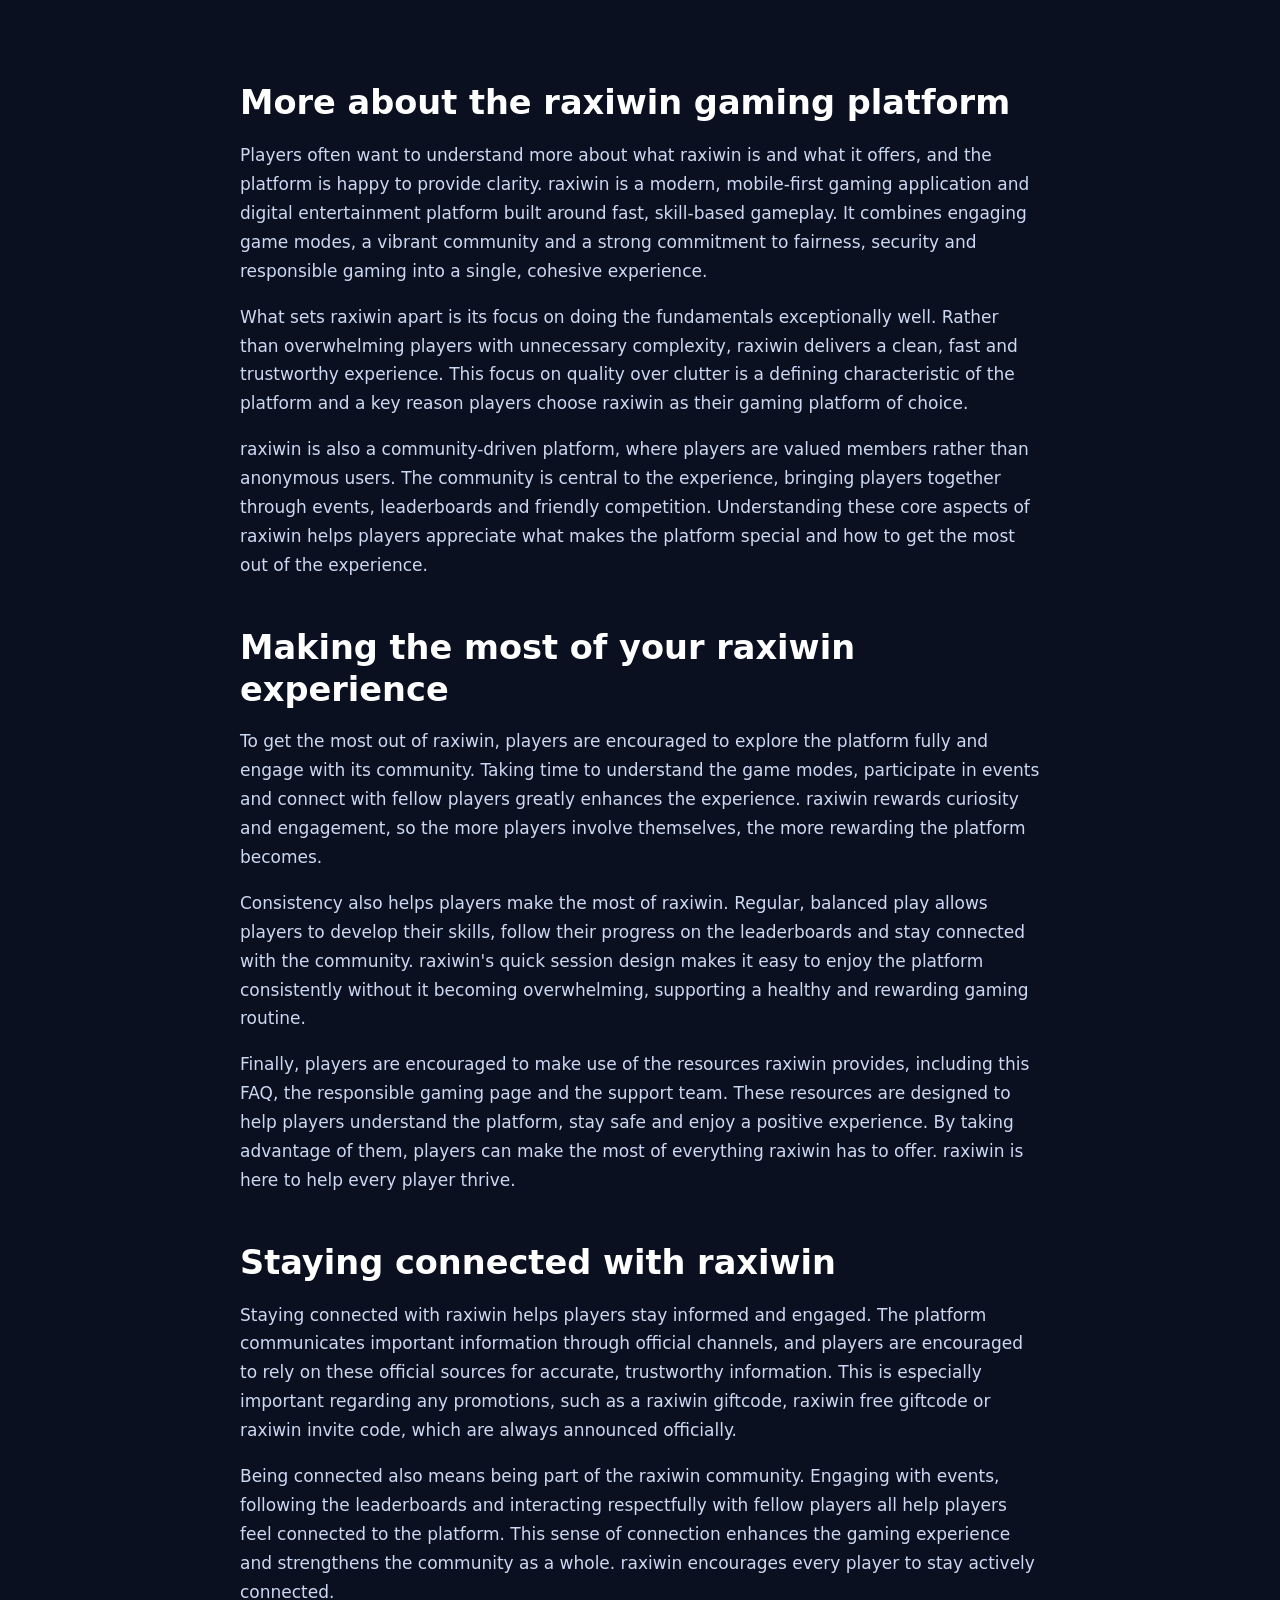
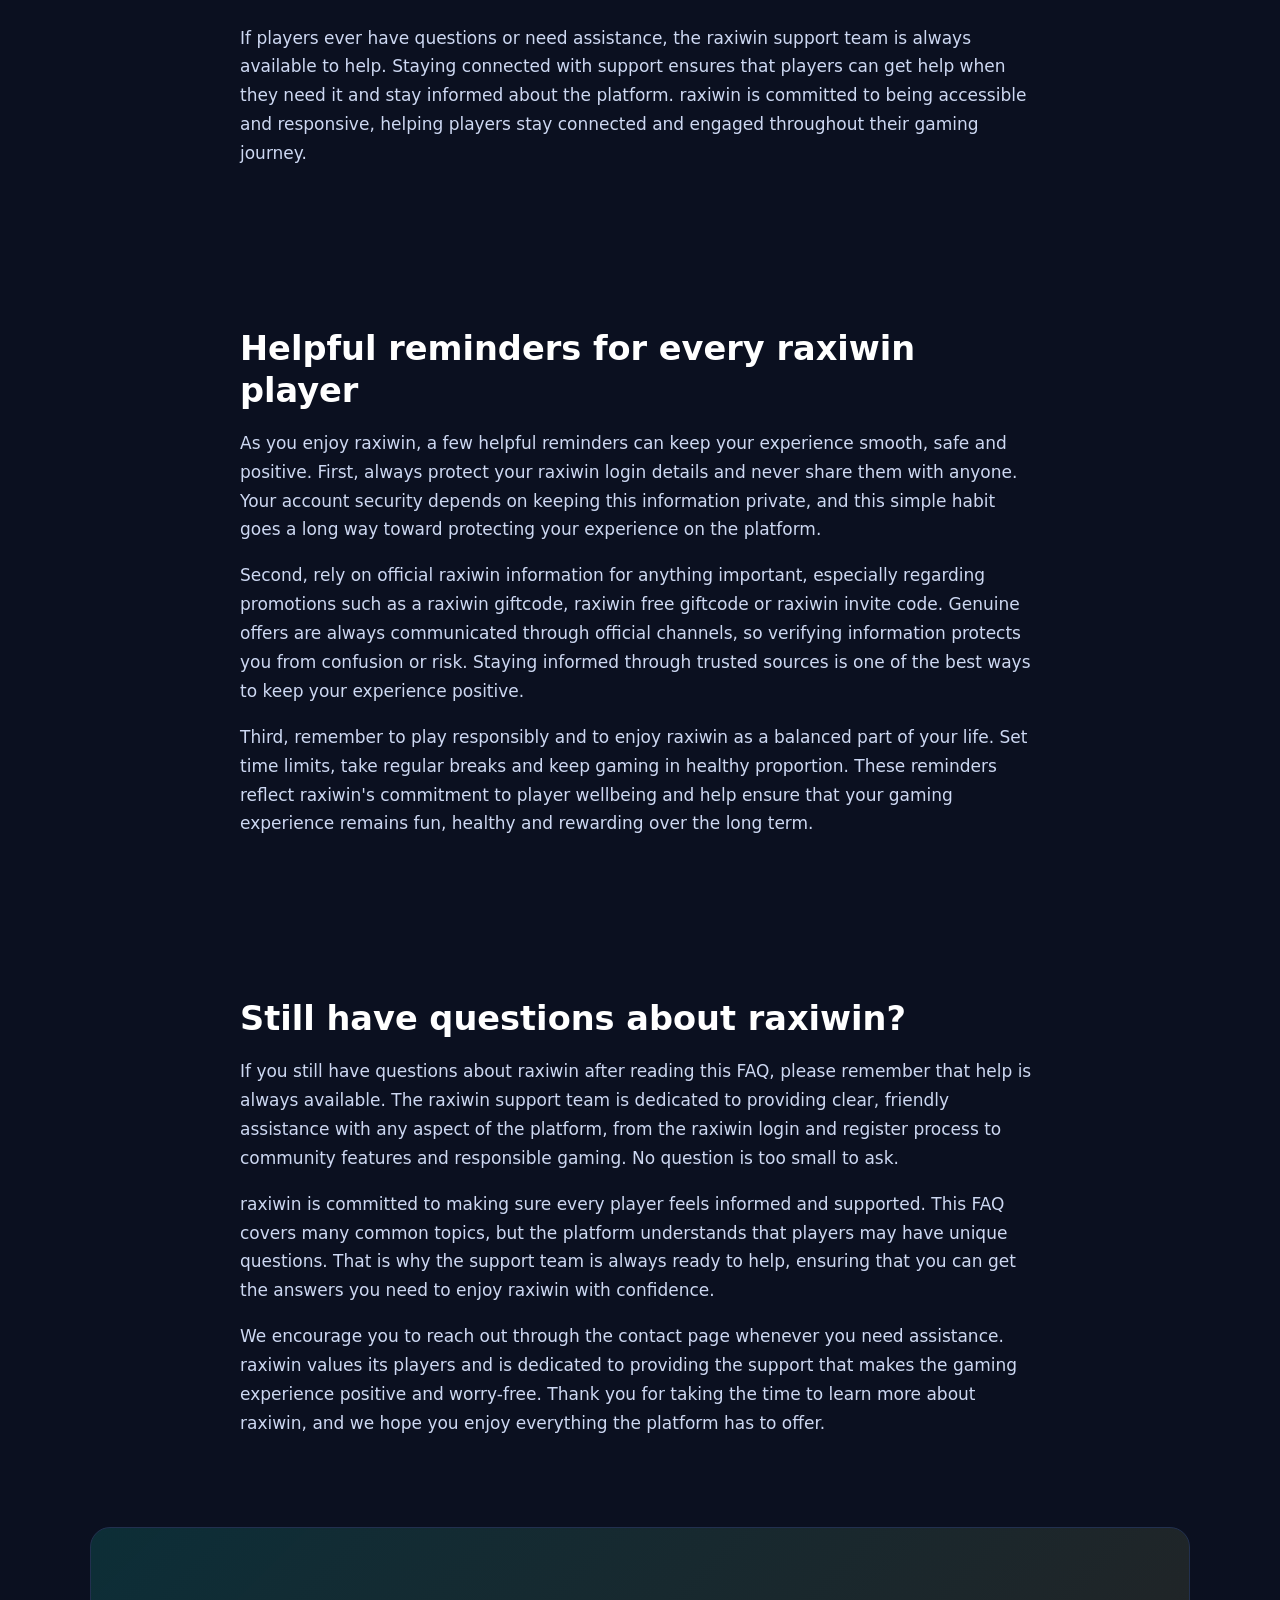
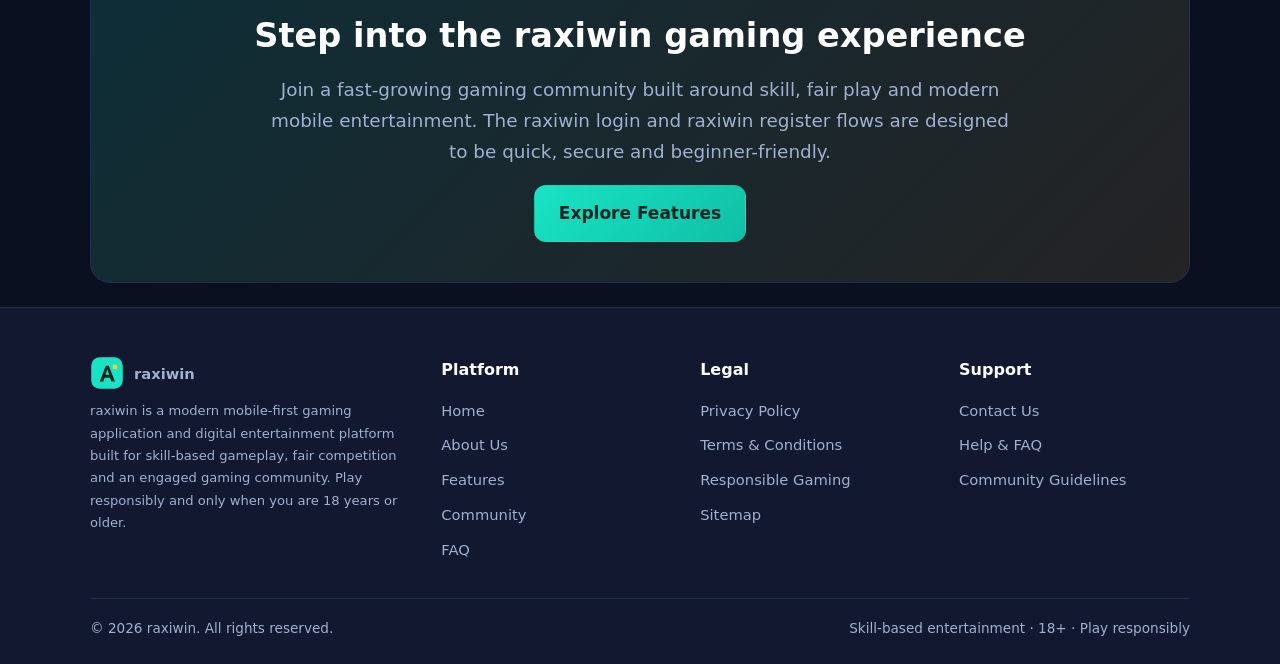
<file: faq.html>
<!DOCTYPE html>
<html lang="en">
<head>
<meta charset="utf-8">
<meta name="viewport" content="width=device-width, initial-scale=1">
<title>raxiwin FAQ | Login, Register, Security &amp; Community Answers</title>
<meta name="description" content="Find answers to common raxiwin questions about the raxiwin login and register process, security, invite codes, giftcodes, community and responsible gaming on this gaming platform.">
<link rel="canonical" href="https://raxiwingames.games/faq.html">
<meta name="robots" content="index, follow, max-image-preview:large, max-snippet:-1, max-video-preview:-1">
<meta name="theme-color" content="#0b1020">
<meta name="author" content="raxiwin">
<meta property="og:type" content="website">
<meta property="og:site_name" content="raxiwin">
<meta property="og:title" content="raxiwin FAQ | Login, Register, Security &amp; Community Answers">
<meta property="og:description" content="Find answers to common raxiwin questions about the raxiwin login and register process, security, invite codes, giftcodes, community and responsible gaming on this gaming platform.">
<meta property="og:url" content="https://raxiwingames.games/faq.html">
<meta property="og:image" content="https://raxiwingames.games/assets/img/hero.jpg">
<meta name="twitter:card" content="summary_large_image">
<meta name="twitter:title" content="raxiwin FAQ | Login, Register, Security &amp; Community Answers">
<meta name="twitter:description" content="Find answers to common raxiwin questions about the raxiwin login and register process, security, invite codes, giftcodes, community and responsible gaming on this gaming platform.">
<meta name="twitter:image" content="https://raxiwingames.games/assets/img/hero.jpg">
<link rel="icon" type="image/svg+xml" href="/assets/img/favicon.svg">
<link rel="apple-touch-icon" href="/assets/img/app-icon.svg">
<link rel="preload" as="image" href="/assets/img/hero.jpg">
<link rel="stylesheet" href="/assets/css/style.css">
<script type="application/ld+json">{"@context": "https://schema.org", "@type": "Organization", "name": "raxiwin", "url": "https://raxiwingames.games", "logo": "https://raxiwingames.games/assets/img/logo.svg", "description": "raxiwin is a modern mobile-first gaming application and digital entertainment platform offering skill-based gameplay, fair competition and a vibrant gaming community.", "sameAs": [], "contactPoint": {"@type": "ContactPoint", "contactType": "customer support", "email": "support@raxiwingames.games", "availableLanguage": ["English"]}}</script>
<script type="application/ld+json">{"@context": "https://schema.org", "@type": "WebSite", "name": "raxiwin", "url": "https://raxiwingames.games", "potentialAction": {"@type": "SearchAction", "target": "https://raxiwingames.games/faq.html?q={search_term_string}", "query-input": "required name=search_term_string"}}</script>
<script type="application/ld+json">{"@context": "https://schema.org", "@type": "WebPage", "name": "raxiwin FAQ | Login, Register, Security & Community Answers", "description": "Find answers to common raxiwin questions about the raxiwin login and register process, security, invite codes, giftcodes, community and responsible gaming on this gaming platform.", "url": "https://raxiwingames.games/faq.html", "isPartOf": {"@type": "WebSite", "name": "raxiwin", "url": "https://raxiwingames.games"}, "inLanguage": "en"}</script>
<script type="application/ld+json">{"@context": "https://schema.org", "@type": "BreadcrumbList", "itemListElement": [{"@type": "ListItem", "position": 1, "name": "Home", "item": "https://raxiwingames.games/"}, {"@type": "ListItem", "position": 2, "name": "FAQ", "item": "https://raxiwingames.games/faq.html"}]}</script>
<script type="application/ld+json">{"@context": "https://schema.org", "@type": "FAQPage", "mainEntity": [{"@type": "Question", "name": "What is raxiwin?", "acceptedAnswer": {"@type": "Answer", "text": "raxiwin is a modern, mobile-first gaming application and digital entertainment platform built around fast-paced, skill-based gameplay. It offers engaging game modes, a competitive gaming community and a clean, secure experience designed for players who enjoy quick, enjoyable gaming sessions on their phone or tablet."}}, {"@type": "Question", "name": "Is raxiwin a gaming app or a website?", "acceptedAnswer": {"@type": "Answer", "text": "raxiwin is best understood as a mobile-first gaming platform and digital entertainment brand. The experience is designed primarily for mobile devices, with a focus on speed, responsiveness and a seamless gaming experience across phones and tablets."}}, {"@type": "Question", "name": "How do I complete the raxiwin register process?", "acceptedAnswer": {"@type": "Answer", "text": "To get started, simply complete the raxiwin register flow to create your account. The process is quick, secure and beginner-friendly, guiding you through the steps clearly. Once registered, you can explore the full raxiwin gaming experience."}}, {"@type": "Question", "name": "How does the raxiwin login work?", "acceptedAnswer": {"@type": "Answer", "text": "After registering, you use the raxiwin login to return to the platform whenever you want to play. The login is designed to be fast and secure, keeping your account protected while making it easy to pick up where you left off."}}, {"@type": "Question", "name": "Is raxiwin secure?", "acceptedAnswer": {"@type": "Answer", "text": "Yes. raxiwin applies modern security practices and a privacy-first approach to protect player accounts and information. Security is a core priority, and the raxiwin login is built with safeguards in mind. Always keep your login details private and never share them with anyone."}}, {"@type": "Question", "name": "What is a raxiwin invite code?", "acceptedAnswer": {"@type": "Answer", "text": "A raxiwin invite code is a way that players sometimes share the platform with friends. It reflects the social, community-driven nature of raxiwin, where satisfied players naturally introduce others to the gaming experience. Any invite features are communicated through official raxiwin channels."}}, {"@type": "Question", "name": "Does raxiwin offer a giftcode or free giftcode?", "acceptedAnswer": {"@type": "Answer", "text": "From time to time, the raxiwin community discusses promotions such as a raxiwin giftcode or raxiwin free giftcode. Whenever genuine promotions exist, raxiwin announces them transparently through official channels. Always verify any offer through official raxiwin information and be cautious of unofficial sources."}}, {"@type": "Question", "name": "Is raxiwin skill-based?", "acceptedAnswer": {"@type": "Answer", "text": "Yes. raxiwin is designed as a skill-based gaming experience where timing, focus and smart decisions shape how each session unfolds. The platform rewards ability and gives competitive players the depth they enjoy."}}, {"@type": "Question", "name": "What devices does raxiwin support?", "acceptedAnswer": {"@type": "Answer", "text": "raxiwin is built mobile-first and is optimised for a wide range of smartphones and tablets. The platform adapts to different devices to deliver a fast, smooth gaming experience for as many players as possible."}}, {"@type": "Question", "name": "Is raxiwin suitable for beginners?", "acceptedAnswer": {"@type": "Answer", "text": "Absolutely. raxiwin features a clean, intuitive interface and a smooth onboarding process that makes it easy for newcomers to get started. At the same time, the platform offers enough depth to keep experienced players engaged."}}, {"@type": "Question", "name": "How does raxiwin support responsible gaming?", "acceptedAnswer": {"@type": "Answer", "text": "raxiwin promotes responsible gaming by encouraging healthy habits, balance and player wellbeing. The platform provides clear guidance and fosters a supportive environment so that gaming remains a positive, enjoyable activity. raxiwin is intended for adults aged 18 and over."}}, {"@type": "Question", "name": "How can I contact raxiwin support?", "acceptedAnswer": {"@type": "Answer", "text": "You can reach the raxiwin support team through the contact page. The team is available to help with questions about the platform, the raxiwin login and register process, community features and responsible gaming."}}, {"@type": "Question", "name": "Does raxiwin have a community?", "acceptedAnswer": {"@type": "Answer", "text": "Yes. Community is central to raxiwin. The platform brings players together through events, leaderboards and a shared sense of friendly competition, creating a welcoming and respectful gaming community."}}, {"@type": "Question", "name": "How do I keep my raxiwin account safe?", "acceptedAnswer": {"@type": "Answer", "text": "Keep your raxiwin login details private, never share them with anyone and be cautious of unofficial sources claiming to offer promotions. raxiwin will only communicate genuine offers through official channels, so always verify information before acting on it."}}]}</script>
</head>
<body>
<a class="skip" href="#main">Skip to main content</a>
<header class="site-header">
<nav class="nav container" aria-label="Primary">
<a class="brand" href="/" aria-label="raxiwin home">
<svg viewBox="0 0 56 56" width="34" height="34" aria-hidden="true"><defs><linearGradient id="hg" x1="0" y1="0" x2="1" y2="1"><stop offset="0" stop-color="#19e3c4"/><stop offset="1" stop-color="#0fbfa6"/></linearGradient></defs><rect x="2" y="2" width="52" height="52" rx="14" fill="url(#hg)"/><path d="M16 42 L26 16 L31 16 L41 42 L35 42 L33 36 L24 36 L22 42 Z M25.5 31 L31.5 31 L28.5 22 Z" fill="#06241f"/><circle cx="41" cy="18" r="4" fill="#ffc94d"/></svg>
<span>raxiwin</span></a>
<button class="burger" aria-label="Toggle menu" aria-expanded="false" aria-controls="primary-menu">&#9776;</button>
<ul class="menu" id="primary-menu"><li><a href="/index.html">Home</a></li><li><a href="/about.html">About</a></li><li><a href="/features.html">Features</a></li><li><a href="/community.html">Community</a></li><li><a href="/responsible-gaming.html">Responsible Gaming</a></li><li><a href="/faq.html" aria-current="page">FAQ</a></li><li><a href="/contact.html">Contact</a></li><li><a class="cta" href="/contact.html">Get Support</a></li></ul>
</nav></header>
<nav class="breadcrumb container" aria-label="Breadcrumb"><a href='/'>Home</a> &rsaquo; <span aria-current='page'>FAQ</span></nav><main id="main">
<section class="hero"><div class="container">
  <span class="eyebrow">HELP &amp; FAQ</span>
  <h1>raxiwin frequently asked questions</h1>
  <p class="lead">Find clear answers to common questions about raxiwin, including how the raxiwin login and register flows work, platform security, community features, responsible gaming and more.</p>
</div></section>
<section><div class="container article">
  <h2>Everything you need to know about raxiwin</h2>
  <p>This FAQ brings together the questions players ask most often about raxiwin. Whether you are new to the platform and getting ready to complete the raxiwin register process, or a returning player using the raxiwin login, these answers will help you understand how raxiwin works and what makes it a trustworthy, modern gaming platform. If you cannot find what you are looking for here, our support team is always happy to help through the contact page.</p>
  <p>raxiwin is committed to transparency, which is why we provide clear, honest answers about every aspect of the platform. We want players to feel confident and informed, because confidence is the foundation of a great gaming experience. Below you will find detailed responses covering getting started, security, community, responsible gaming and more.</p>
  <div class="faq"><details><summary>What is raxiwin?</summary><p>raxiwin is a modern, mobile-first gaming application and digital entertainment platform built around fast-paced, skill-based gameplay. It offers engaging game modes, a competitive gaming community and a clean, secure experience designed for players who enjoy quick, enjoyable gaming sessions on their phone or tablet.</p></details><details><summary>Is raxiwin a gaming app or a website?</summary><p>raxiwin is best understood as a mobile-first gaming platform and digital entertainment brand. The experience is designed primarily for mobile devices, with a focus on speed, responsiveness and a seamless gaming experience across phones and tablets.</p></details><details><summary>How do I complete the raxiwin register process?</summary><p>To get started, simply complete the raxiwin register flow to create your account. The process is quick, secure and beginner-friendly, guiding you through the steps clearly. Once registered, you can explore the full raxiwin gaming experience.</p></details><details><summary>How does the raxiwin login work?</summary><p>After registering, you use the raxiwin login to return to the platform whenever you want to play. The login is designed to be fast and secure, keeping your account protected while making it easy to pick up where you left off.</p></details><details><summary>Is raxiwin secure?</summary><p>Yes. raxiwin applies modern security practices and a privacy-first approach to protect player accounts and information. Security is a core priority, and the raxiwin login is built with safeguards in mind. Always keep your login details private and never share them with anyone.</p></details><details><summary>What is a raxiwin invite code?</summary><p>A raxiwin invite code is a way that players sometimes share the platform with friends. It reflects the social, community-driven nature of raxiwin, where satisfied players naturally introduce others to the gaming experience. Any invite features are communicated through official raxiwin channels.</p></details><details><summary>Does raxiwin offer a giftcode or free giftcode?</summary><p>From time to time, the raxiwin community discusses promotions such as a raxiwin giftcode or raxiwin free giftcode. Whenever genuine promotions exist, raxiwin announces them transparently through official channels. Always verify any offer through official raxiwin information and be cautious of unofficial sources.</p></details><details><summary>Is raxiwin skill-based?</summary><p>Yes. raxiwin is designed as a skill-based gaming experience where timing, focus and smart decisions shape how each session unfolds. The platform rewards ability and gives competitive players the depth they enjoy.</p></details><details><summary>What devices does raxiwin support?</summary><p>raxiwin is built mobile-first and is optimised for a wide range of smartphones and tablets. The platform adapts to different devices to deliver a fast, smooth gaming experience for as many players as possible.</p></details><details><summary>Is raxiwin suitable for beginners?</summary><p>Absolutely. raxiwin features a clean, intuitive interface and a smooth onboarding process that makes it easy for newcomers to get started. At the same time, the platform offers enough depth to keep experienced players engaged.</p></details><details><summary>How does raxiwin support responsible gaming?</summary><p>raxiwin promotes responsible gaming by encouraging healthy habits, balance and player wellbeing. The platform provides clear guidance and fosters a supportive environment so that gaming remains a positive, enjoyable activity. raxiwin is intended for adults aged 18 and over.</p></details><details><summary>How can I contact raxiwin support?</summary><p>You can reach the raxiwin support team through the contact page. The team is available to help with questions about the platform, the raxiwin login and register process, community features and responsible gaming.</p></details><details><summary>Does raxiwin have a community?</summary><p>Yes. Community is central to raxiwin. The platform brings players together through events, leaderboards and a shared sense of friendly competition, creating a welcoming and respectful gaming community.</p></details><details><summary>How do I keep my raxiwin account safe?</summary><p>Keep your raxiwin login details private, never share them with anyone and be cautious of unofficial sources claiming to offer promotions. raxiwin will only communicate genuine offers through official channels, so always verify information before acting on it.</p></details></div>

  <h2>Getting started with raxiwin</h2>
  <p>If you are just beginning your raxiwin journey, the most important first step is the raxiwin register process. This quick and secure flow creates your account and unlocks the full gaming experience. From there, the raxiwin login lets you return whenever you want to play. Both flows are designed to be fast and beginner-friendly, so you can spend more time enjoying the platform and less time on setup.</p>
  <p>Many players also discover raxiwin through friends, sometimes via a raxiwin invite code shared within the community. These social connections are part of what makes raxiwin a vibrant, community-driven gaming platform. However you arrive, raxiwin is designed to welcome you and make your first experience smooth and enjoyable.</p>

  <h2>Staying safe and informed</h2>
  <p>raxiwin places a strong emphasis on security and transparency. Always keep your raxiwin login details private and rely only on official raxiwin information, especially regarding any promotions such as a raxiwin giftcode or raxiwin free giftcode. Genuine offers are communicated through official channels, so be cautious of unofficial sources. Staying informed and vigilant helps keep your raxiwin experience safe and positive.</p>
  <p>If you ever have questions or concerns, the raxiwin support team is available to help. We are committed to providing clear guidance and dependable support, because a trustworthy gaming platform should always be there for its players. Thank you for choosing raxiwin, and we hope these answers help you make the most of the experience.</p>
</div></section>
<section data-expanded="1"><div class="container article"><h2>Understanding the raxiwin experience</h2><p>Many players come to raxiwin with questions about what the platform is and how it works, and that curiosity is completely natural. raxiwin is a modern, mobile-first gaming application designed for fast, skill-based entertainment. Understanding the experience helps players get the most out of the platform, which is why this FAQ aims to provide clear, thorough answers to the questions that matter most.</p><p>The raxiwin experience is built around a few core ideas: speed, fairness, security and community. These principles shape everything from the raxiwin login to the gameplay itself. When players understand these principles, they understand what makes raxiwin special. The platform is designed to be intuitive, so even players who are new to mobile gaming can quickly feel comfortable and confident.</p><p>If you ever have a question that this FAQ does not answer, the raxiwin support team is always happy to help. We believe that good support is part of a good gaming experience, and we are committed to providing clear, friendly assistance. No question is too small, so please do not hesitate to reach out through the contact page if you need help.</p><h2>Tips for new raxiwin players</h2><p>If you are new to raxiwin, a few simple tips can help you get started on the right foot. First, take your time with the raxiwin register process and make sure your account is set up securely. A secure account is the foundation of a safe, enjoyable gaming experience, so it is worth getting right from the beginning.</p><p>Second, explore the platform at your own pace. raxiwin is designed to be intuitive, so there is no need to rush. Take time to understand the game modes, browse the community features and get a feel for how everything works. The more familiar you become with raxiwin, the more rewarding the experience will be. Curiosity and patience go a long way.</p><p>Third, engage with the community. The raxiwin community is welcoming and supportive, and connecting with other players can greatly enhance your experience. Take part in events, follow the leaderboards and learn from experienced players. Many newcomers find that the community is one of the best parts of raxiwin, so do not be shy about getting involved.</p><h2>Keeping your account and information safe</h2><p>Account safety is a priority for every raxiwin player, and there are simple steps you can take to protect yourself. The most important is to keep your raxiwin login details completely private. Never share your login information with anyone, and be cautious of any source that asks for it. Your login details are the key to your account, so guard them carefully.</p><p>Be especially careful about promotions claimed by unofficial sources. The raxiwin community sometimes discusses offers such as a raxiwin giftcode, raxiwin free giftcode or raxiwin invite code. Genuine promotions are always communicated through official raxiwin channels, so verify any offer before acting on it. If something seems too good to be true or comes from an unofficial source, treat it with caution.</p><p>Finally, stay informed. The best defence against confusion or risk is reliable information. Rely on official raxiwin information for everything related to the platform, and reach out to the support team if you are ever unsure. raxiwin is committed to helping players stay safe, and a little vigilance goes a long way toward protecting your account and your experience.</p></div></section><section data-expanded2="1"><div class="container article"><h2>Common questions about getting started</h2><p>Getting started is one of the most common topics players ask about, and raxiwin aims to make the process as smooth as possible. The first step is completing the raxiwin register process, which creates your account and unlocks the platform. This process is designed to be quick, secure and beginner-friendly, so new players can get going without any confusion or unnecessary steps.</p><p>After registering, players use the raxiwin login to return to the platform whenever they want to play. The login is fast and secure, keeping accounts protected while making it easy to jump back into the gaming experience. raxiwin has invested in making these everyday flows smooth, because a great gaming platform should never make simple tasks feel complicated.</p><p>Once you are inside, the best way to get started is to explore at your own pace. Take time to understand the game modes, browse the community features and get comfortable with the platform. raxiwin is intuitive and welcoming, so newcomers quickly feel at home. If you ever have questions while getting started, the raxiwin support team is always happy to help.</p><h2>Questions about security and account safety</h2><p>Security and account safety are understandably important to players, and raxiwin takes these concerns seriously. The platform applies modern security practices to help protect accounts, and the raxiwin login is built with safeguards in mind. Players can enjoy raxiwin knowing that their experience is protected by sensible, well-considered measures.</p><p>Players also have an important role in keeping their accounts safe. The most important step is to keep your raxiwin login details completely private and never share them with anyone. raxiwin also encourages players to be cautious of unofficial sources, particularly regarding promotions such as a raxiwin giftcode, raxiwin free giftcode or raxiwin invite code. Genuine offers are always communicated through official channels.</p><p>If you ever have concerns about your account or notice anything unusual, raxiwin encourages you to contact the support team promptly. The team is available to help with security questions and to provide guidance on keeping your account safe. By staying informed and cautious, and by relying on official raxiwin information, players can protect their accounts and enjoy a secure gaming experience.</p><h2>Questions about community and responsible gaming</h2><p>Community is a frequent topic among players, and for good reason: it is one of raxiwin's defining strengths. The platform brings players together through events, leaderboards and a shared sense of friendly competition. Players often ask how to get involved, and the answer is simple: take part in events, follow the leaderboards and engage respectfully with fellow players.</p><p>Responsible gaming is another common area of interest. raxiwin promotes responsible gaming by encouraging healthy habits, balance and player wellbeing. Players sometimes ask how to keep their gaming balanced, and raxiwin recommends setting time limits, taking regular breaks and viewing gaming as one part of a balanced life. The platform is intended for adults aged 18 and over.</p><p>raxiwin is committed to supporting both community engagement and responsible gaming. These priorities reflect the platform's belief that a great gaming experience is one that brings people together while caring for their wellbeing. If you have questions about the community or responsible gaming, the raxiwin support team and the responsible gaming page are valuable resources to help you make the most of the platform.</p></div></section><section data-expanded3="1"><div class="container article"><h2>More about the raxiwin gaming platform</h2><p>Players often want to understand more about what raxiwin is and what it offers, and the platform is happy to provide clarity. raxiwin is a modern, mobile-first gaming application and digital entertainment platform built around fast, skill-based gameplay. It combines engaging game modes, a vibrant community and a strong commitment to fairness, security and responsible gaming into a single, cohesive experience.</p><p>What sets raxiwin apart is its focus on doing the fundamentals exceptionally well. Rather than overwhelming players with unnecessary complexity, raxiwin delivers a clean, fast and trustworthy experience. This focus on quality over clutter is a defining characteristic of the platform and a key reason players choose raxiwin as their gaming platform of choice.</p><p>raxiwin is also a community-driven platform, where players are valued members rather than anonymous users. The community is central to the experience, bringing players together through events, leaderboards and friendly competition. Understanding these core aspects of raxiwin helps players appreciate what makes the platform special and how to get the most out of the experience.</p><h2>Making the most of your raxiwin experience</h2><p>To get the most out of raxiwin, players are encouraged to explore the platform fully and engage with its community. Taking time to understand the game modes, participate in events and connect with fellow players greatly enhances the experience. raxiwin rewards curiosity and engagement, so the more players involve themselves, the more rewarding the platform becomes.</p><p>Consistency also helps players make the most of raxiwin. Regular, balanced play allows players to develop their skills, follow their progress on the leaderboards and stay connected with the community. raxiwin's quick session design makes it easy to enjoy the platform consistently without it becoming overwhelming, supporting a healthy and rewarding gaming routine.</p><p>Finally, players are encouraged to make use of the resources raxiwin provides, including this FAQ, the responsible gaming page and the support team. These resources are designed to help players understand the platform, stay safe and enjoy a positive experience. By taking advantage of them, players can make the most of everything raxiwin has to offer. raxiwin is here to help every player thrive.</p><h2>Staying connected with raxiwin</h2><p>Staying connected with raxiwin helps players stay informed and engaged. The platform communicates important information through official channels, and players are encouraged to rely on these official sources for accurate, trustworthy information. This is especially important regarding any promotions, such as a raxiwin giftcode, raxiwin free giftcode or raxiwin invite code, which are always announced officially.</p><p>Being connected also means being part of the raxiwin community. Engaging with events, following the leaderboards and interacting respectfully with fellow players all help players feel connected to the platform. This sense of connection enhances the gaming experience and strengthens the community as a whole. raxiwin encourages every player to stay actively connected.</p><p>If players ever have questions or need assistance, the raxiwin support team is always available to help. Staying connected with support ensures that players can get help when they need it and stay informed about the platform. raxiwin is committed to being accessible and responsive, helping players stay connected and engaged throughout their gaming journey.</p></div></section><section data-expanded4="1"><div class="container article"><h2>Helpful reminders for every raxiwin player</h2><p>As you enjoy raxiwin, a few helpful reminders can keep your experience smooth, safe and positive. First, always protect your raxiwin login details and never share them with anyone. Your account security depends on keeping this information private, and this simple habit goes a long way toward protecting your experience on the platform.</p><p>Second, rely on official raxiwin information for anything important, especially regarding promotions such as a raxiwin giftcode, raxiwin free giftcode or raxiwin invite code. Genuine offers are always communicated through official channels, so verifying information protects you from confusion or risk. Staying informed through trusted sources is one of the best ways to keep your experience positive.</p><p>Third, remember to play responsibly and to enjoy raxiwin as a balanced part of your life. Set time limits, take regular breaks and keep gaming in healthy proportion. These reminders reflect raxiwin's commitment to player wellbeing and help ensure that your gaming experience remains fun, healthy and rewarding over the long term.</p></div></section><section data-expanded5="1"><div class="container article"><h2>Still have questions about raxiwin?</h2><p>If you still have questions about raxiwin after reading this FAQ, please remember that help is always available. The raxiwin support team is dedicated to providing clear, friendly assistance with any aspect of the platform, from the raxiwin login and register process to community features and responsible gaming. No question is too small to ask.</p><p>raxiwin is committed to making sure every player feels informed and supported. This FAQ covers many common topics, but the platform understands that players may have unique questions. That is why the support team is always ready to help, ensuring that you can get the answers you need to enjoy raxiwin with confidence.</p><p>We encourage you to reach out through the contact page whenever you need assistance. raxiwin values its players and is dedicated to providing the support that makes the gaming experience positive and worry-free. Thank you for taking the time to learn more about raxiwin, and we hope you enjoy everything the platform has to offer.</p></div></section><div class="container"><div class="band">
<h2>Step into the raxiwin gaming experience</h2>
<p class="lead center" style="margin:0 auto 18px">Join a fast-growing gaming community built around skill, fair play and modern mobile entertainment. The raxiwin login and raxiwin register flows are designed to be quick, secure and beginner-friendly.</p>
<a class="btn btn-primary" href="/features.html">Explore Features</a>
</div></div>
</main><footer class="site-footer">
<div class="container">
<div class="foot-grid">
<div>
<a class="brand" href="/" aria-label="raxiwin home" style="margin-bottom:10px">
<svg viewBox="0 0 56 56" width="30" height="30" aria-hidden="true"><rect x="2" y="2" width="52" height="52" rx="14" fill="#19e3c4"/><path d="M16 42 L26 16 L31 16 L41 42 L35 42 L33 36 L24 36 L22 42 Z M25.5 31 L31.5 31 L28.5 22 Z" fill="#06241f"/><circle cx="41" cy="18" r="4" fill="#ffc94d"/></svg>
<span>raxiwin</span></a>
<p class="disclaimer">raxiwin is a modern mobile-first gaming application and digital entertainment platform built for skill-based gameplay, fair competition and an engaged gaming community. Play responsibly and only when you are 18 years or older.</p>
</div>
<div><h4>Platform</h4><ul><li><a href="/index.html">Home</a></li><li><a href="/about.html">About Us</a></li><li><a href="/features.html">Features</a></li><li><a href="/community.html">Community</a></li><li><a href="/faq.html">FAQ</a></li></ul></div>
<div><h4>Legal</h4><ul><li><a href="/privacy-policy.html">Privacy Policy</a></li><li><a href="/terms.html">Terms & Conditions</a></li><li><a href="/responsible-gaming.html">Responsible Gaming</a></li><li><a href="/sitemap.html">Sitemap</a></li></ul></div>
<div><h4>Support</h4><ul><li><a href="/contact.html">Contact Us</a></li><li><a href="/faq.html">Help & FAQ</a></li><li><a href="/community.html">Community Guidelines</a></li></ul></div>
</div>
<div class="foot-bottom">
<span>&copy; <span id="year">2026</span> raxiwin. All rights reserved.</span>
<span>Skill-based entertainment &middot; 18+ &middot; Play responsibly</span>
</div>
</div>
</footer>
<script src="/assets/js/main.js" defer></script>
</body></html>
</file>
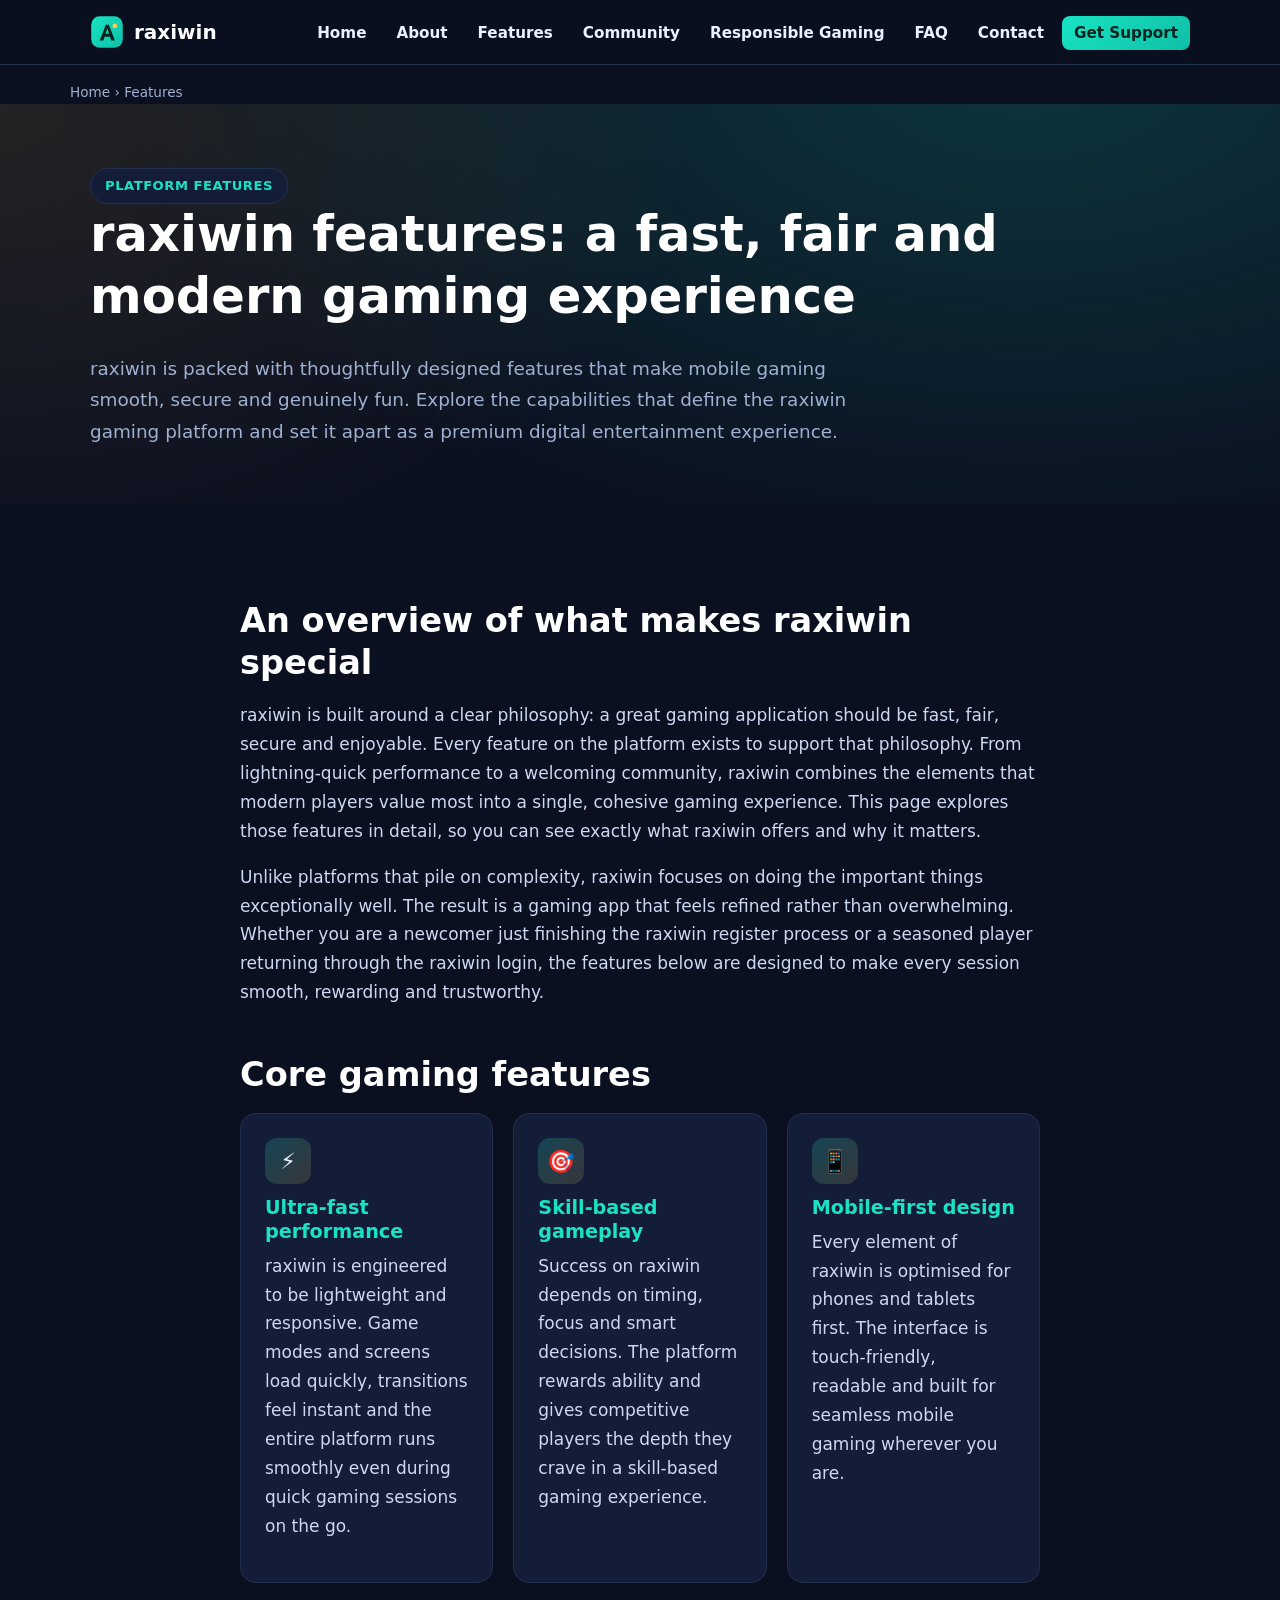
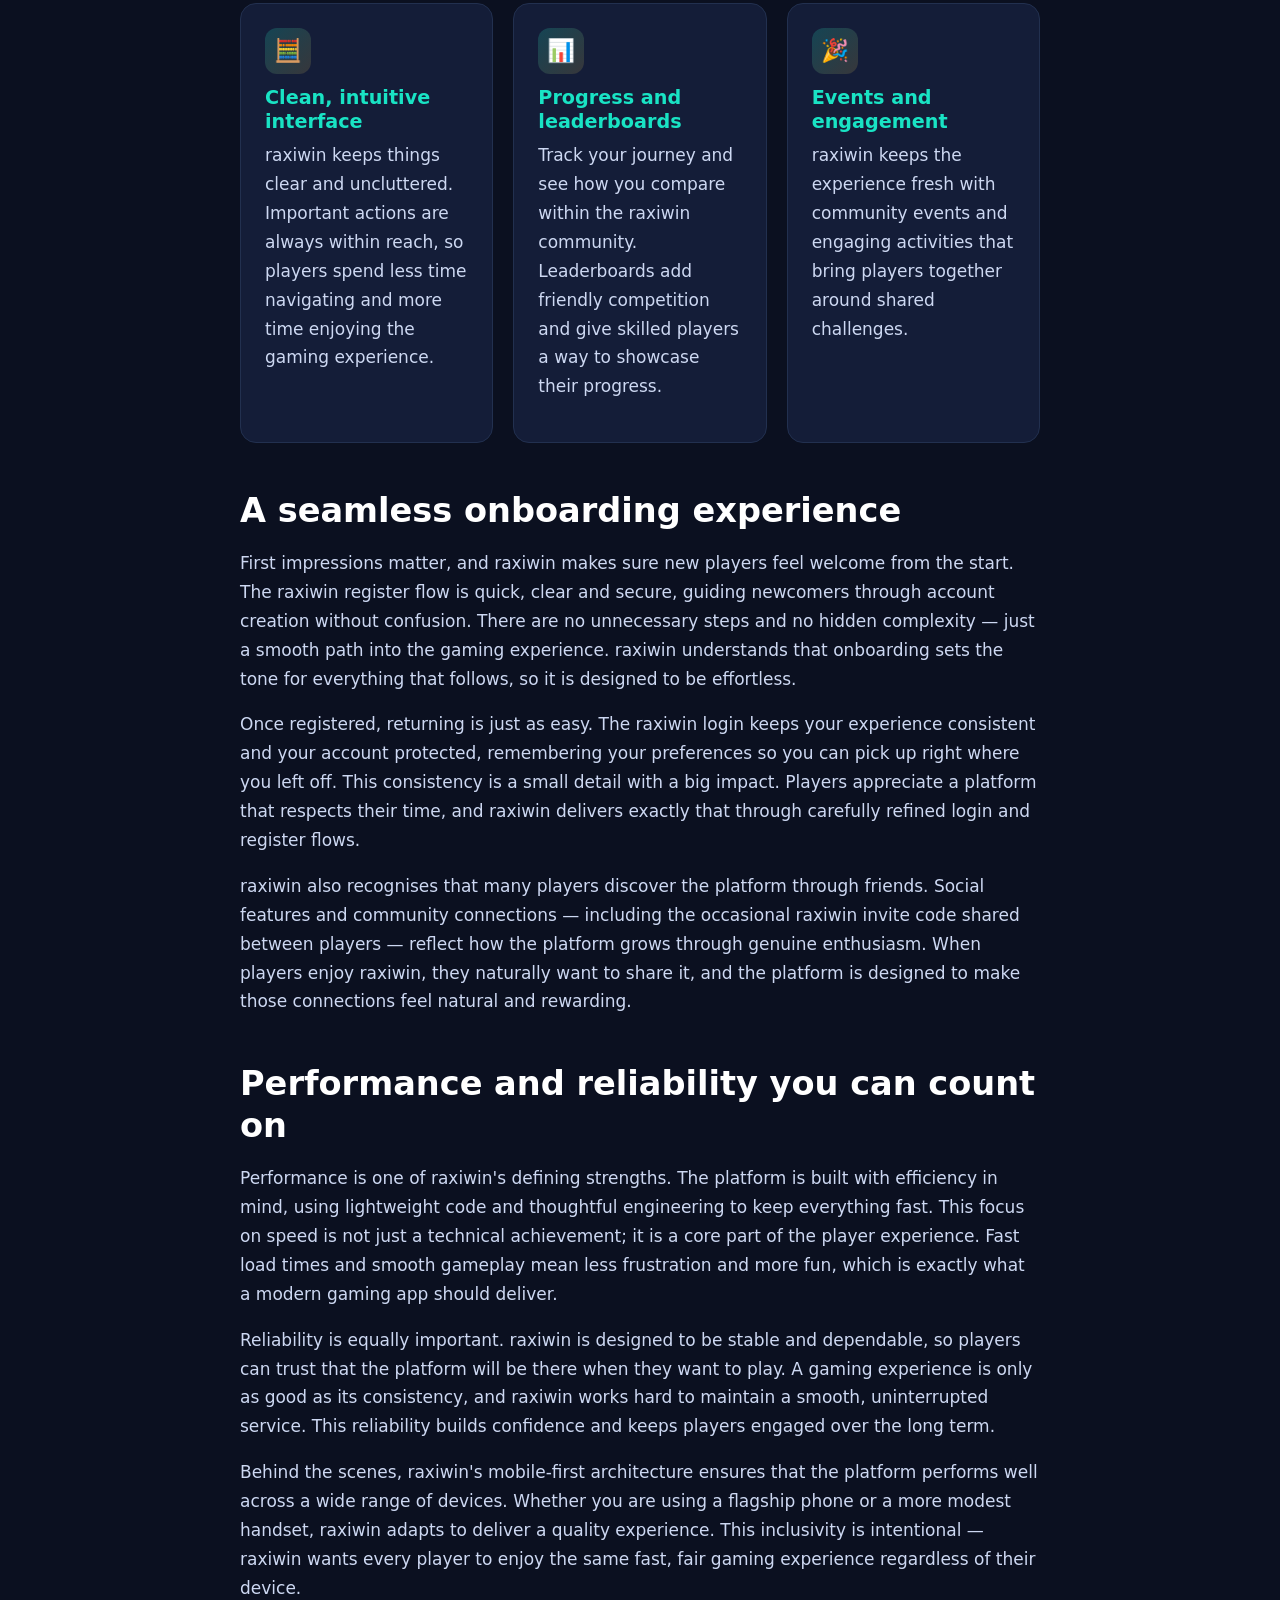
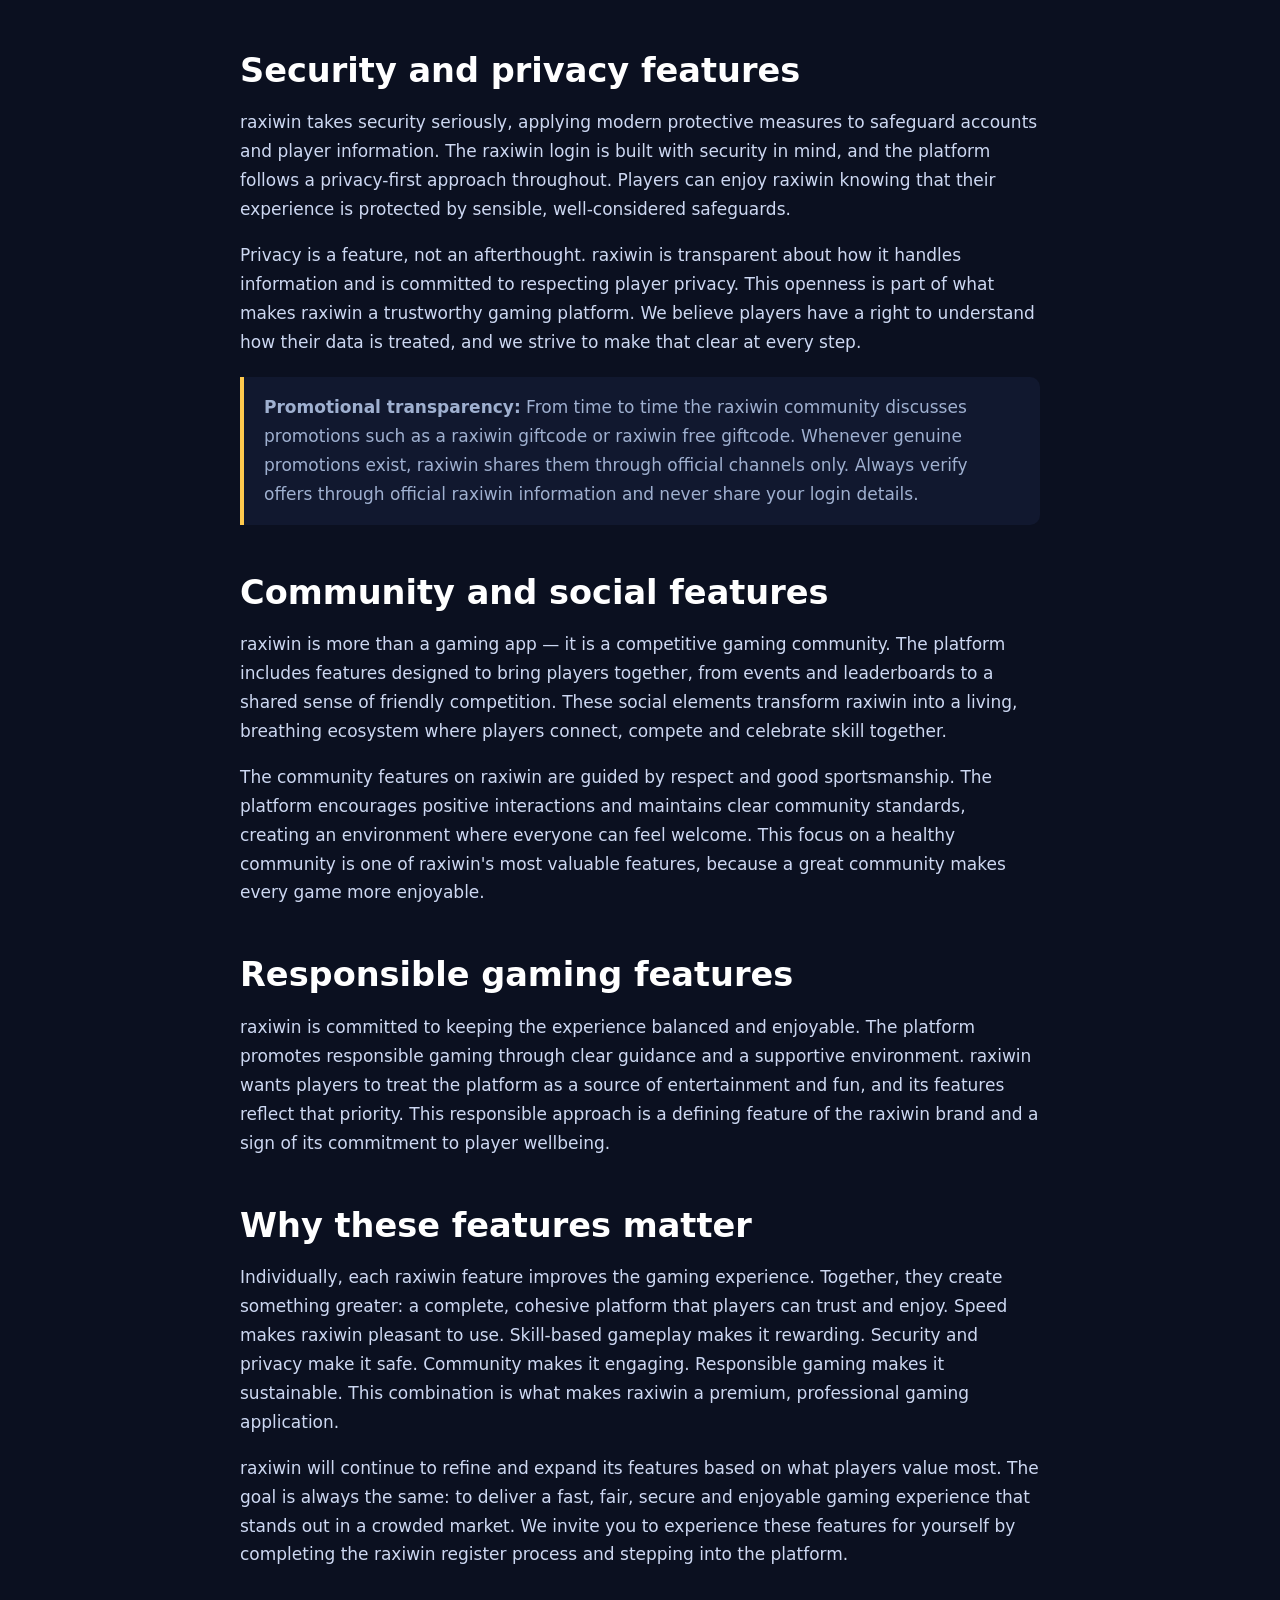
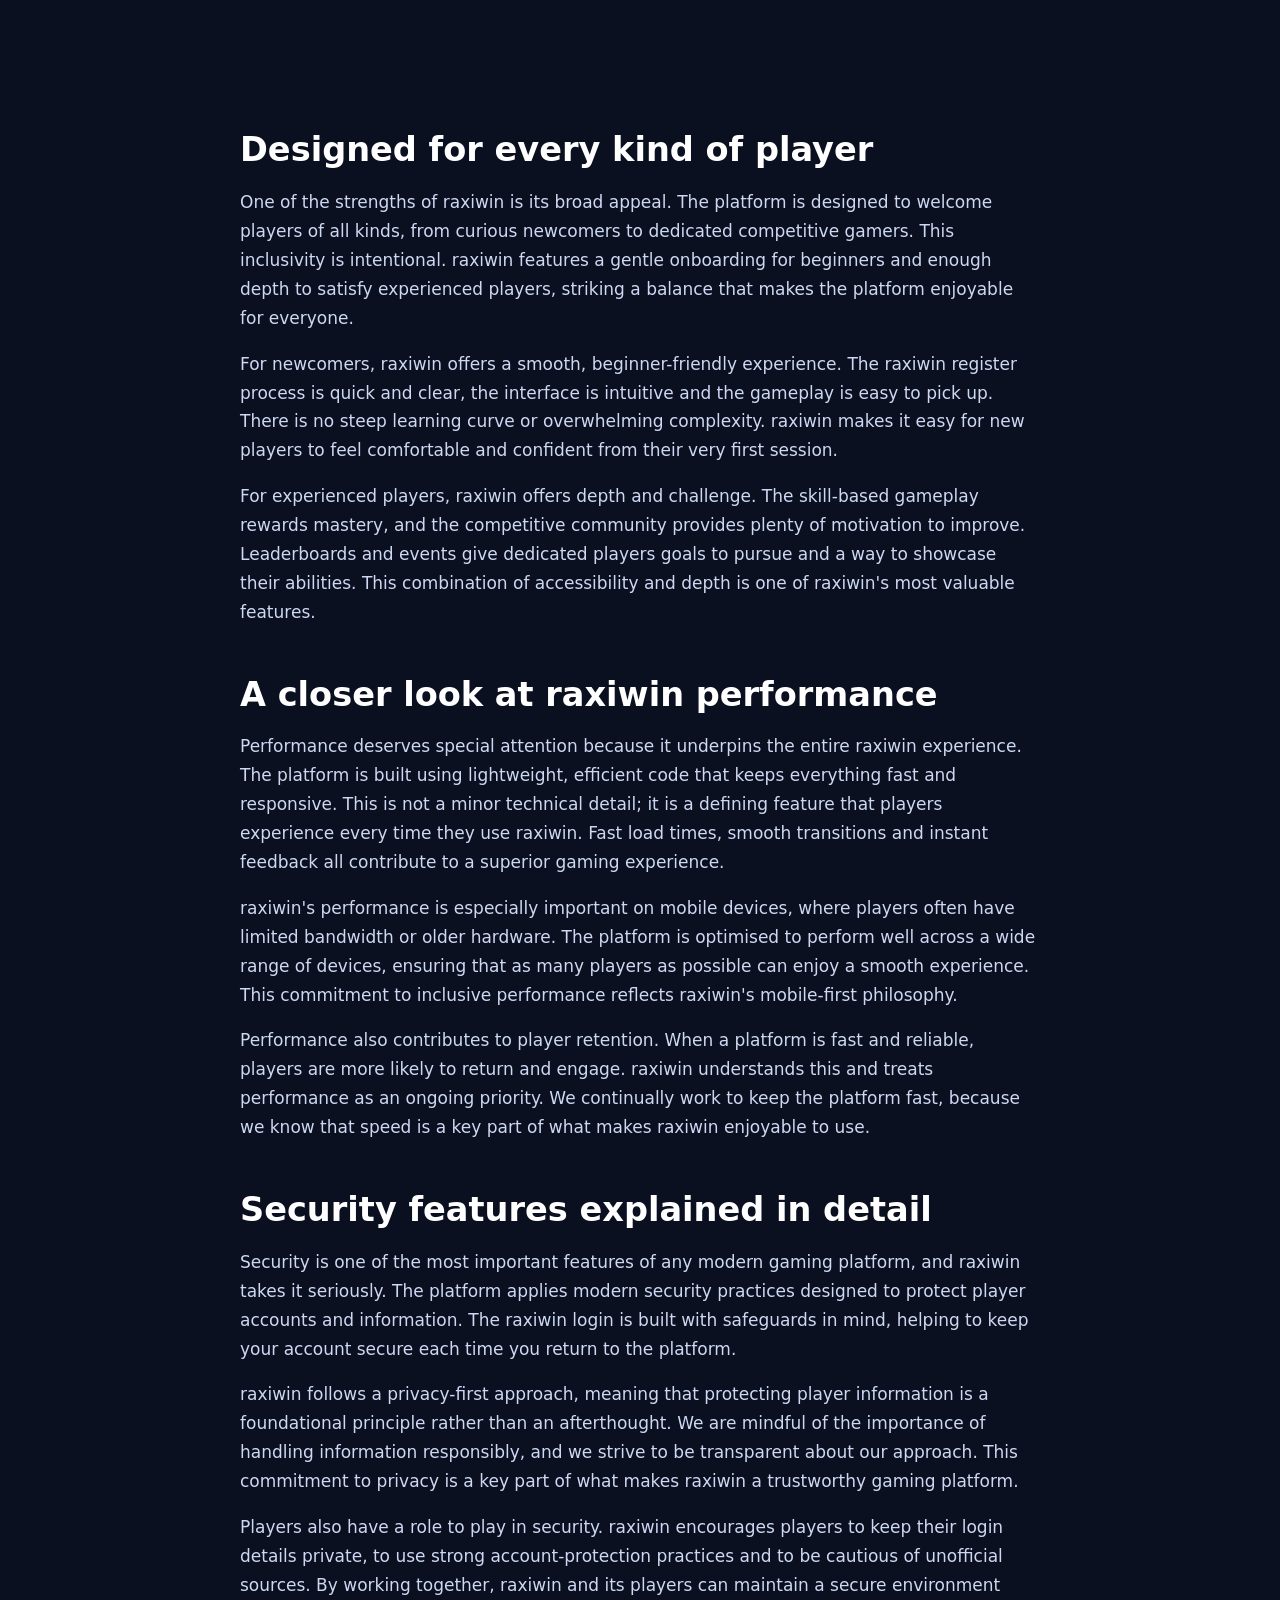
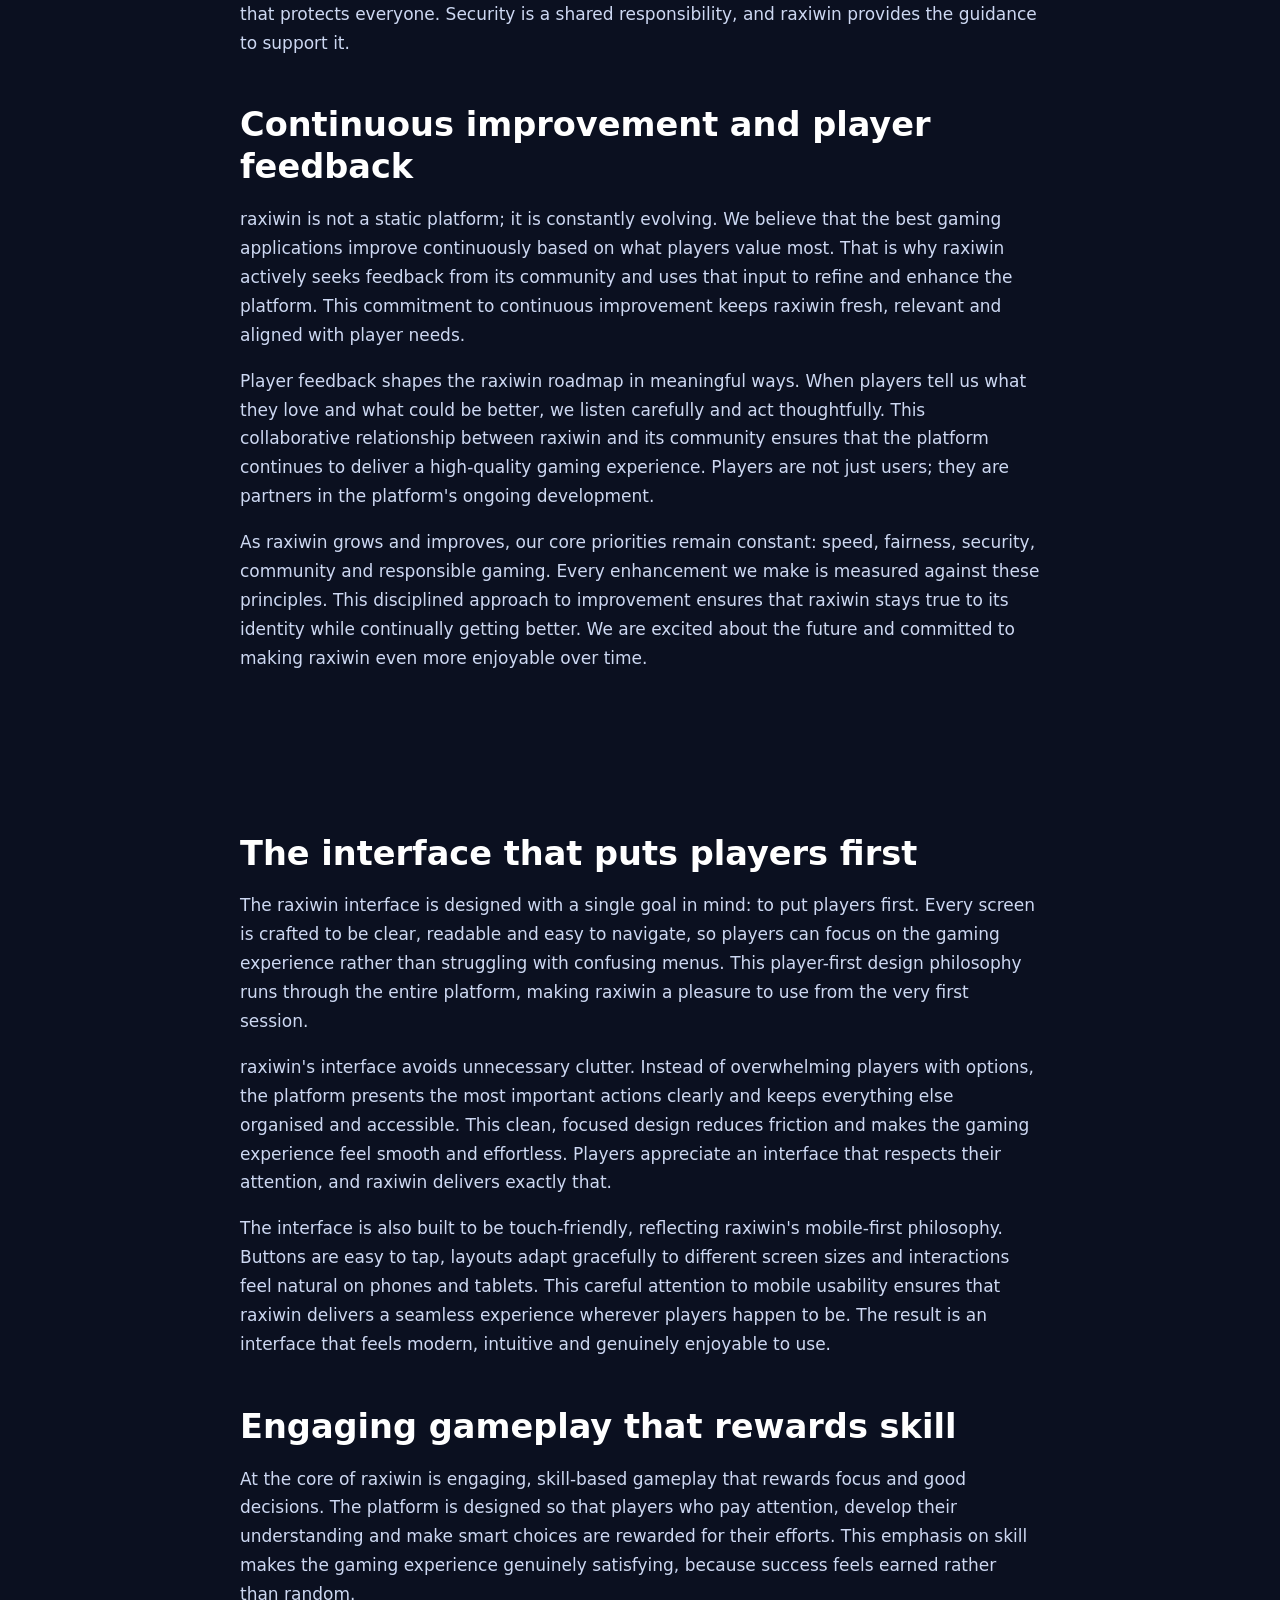
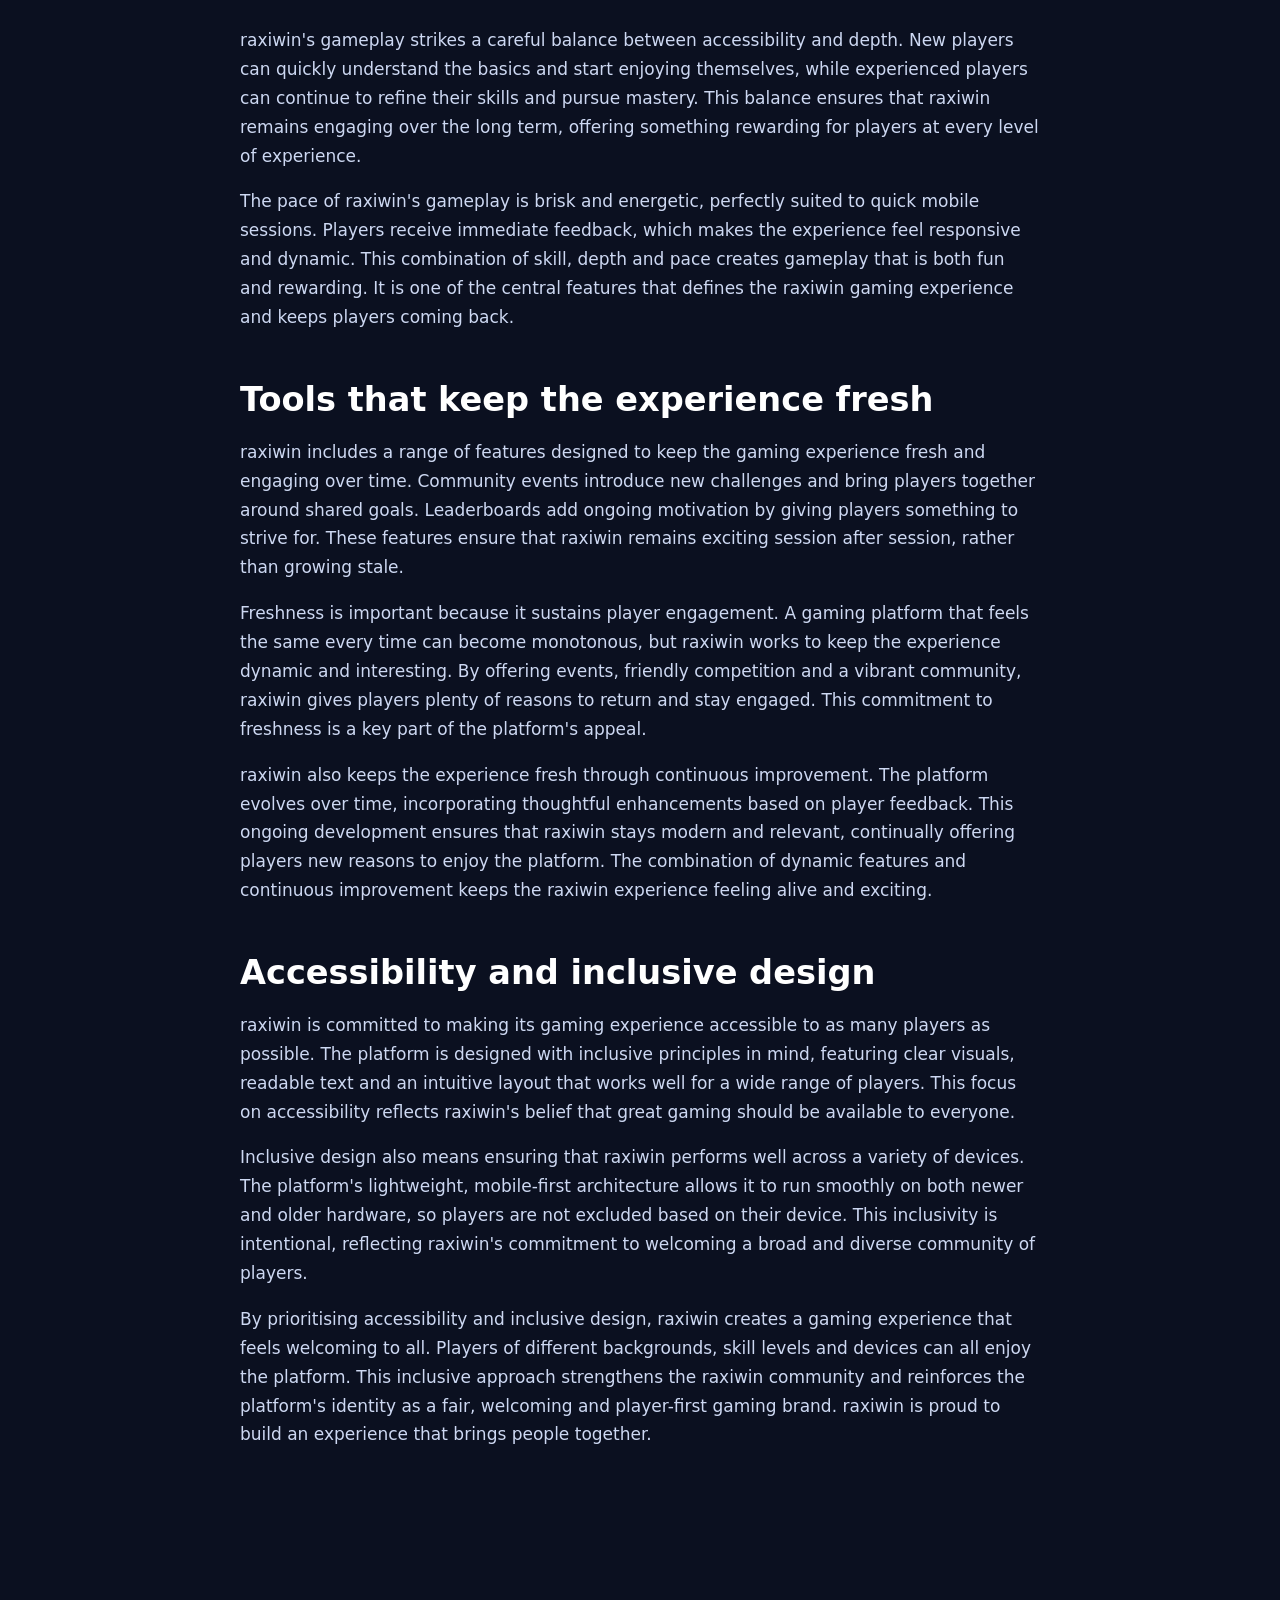
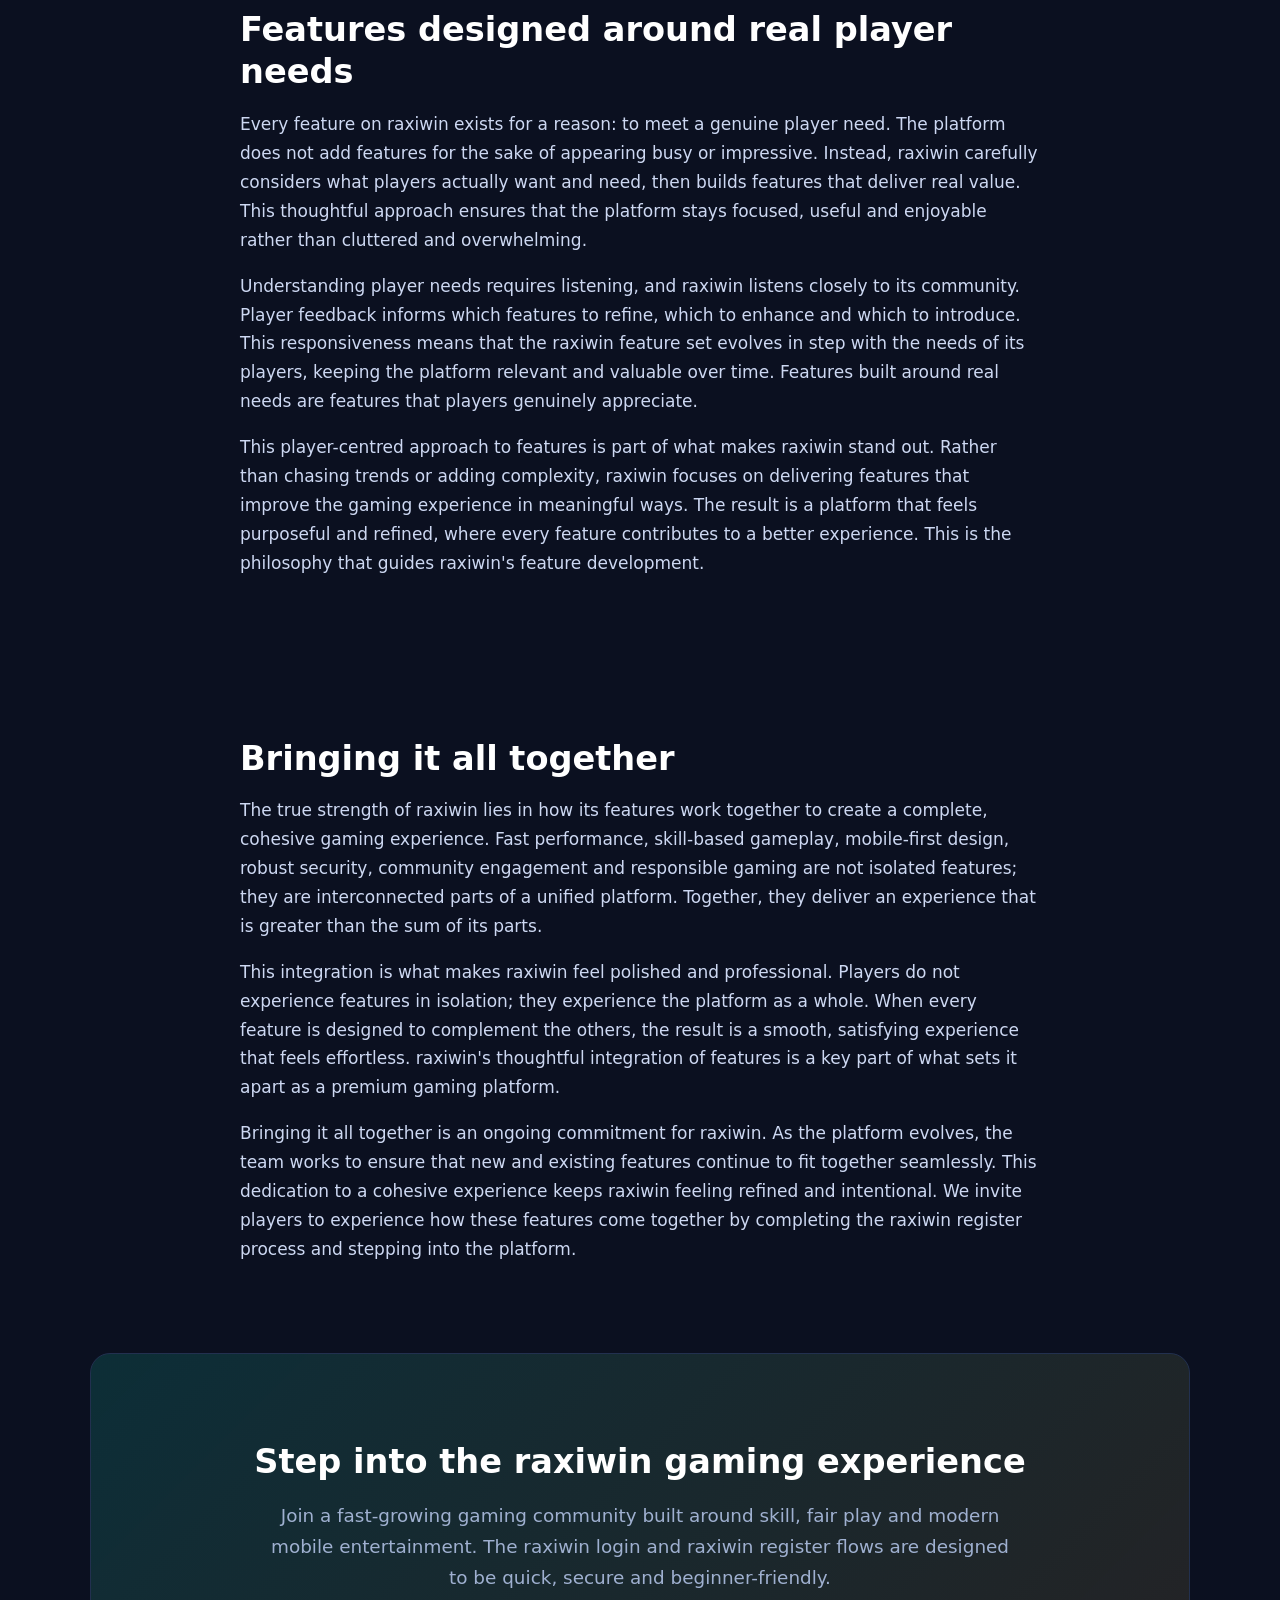
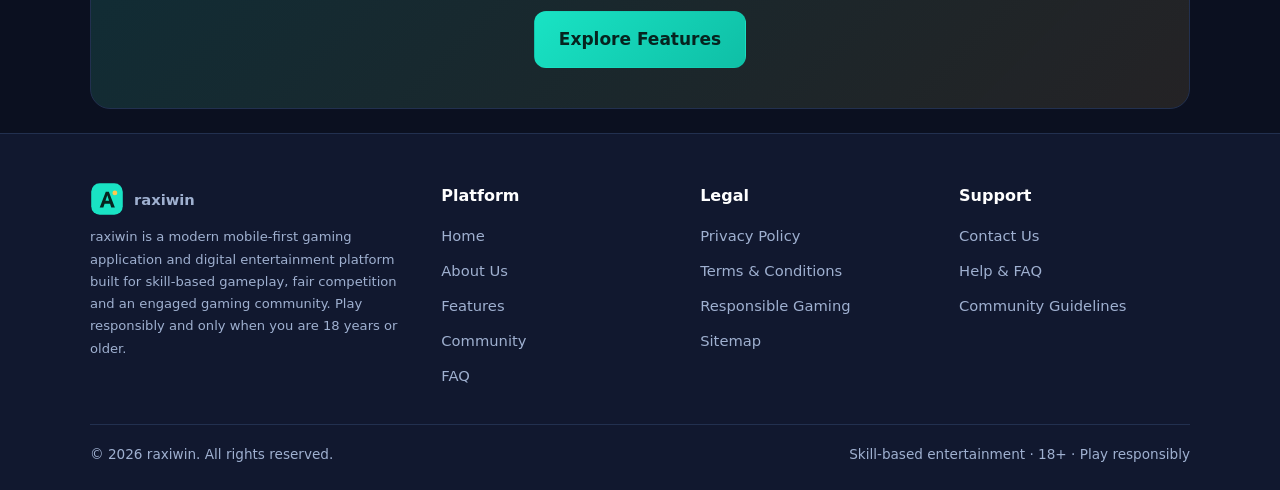
<file: features.html>
<!DOCTYPE html>
<html lang="en">
<head>
<meta charset="utf-8">
<meta name="viewport" content="width=device-width, initial-scale=1">
<title>raxiwin Features | Fast, Fair &amp; Secure Gaming Platform</title>
<meta name="description" content="Explore raxiwin features: ultra-fast performance, skill-based gameplay, mobile-first design, security, community events and responsible gaming on a modern entertainment platform.">
<link rel="canonical" href="https://raxiwingames.games/features.html">
<meta name="robots" content="index, follow, max-image-preview:large, max-snippet:-1, max-video-preview:-1">
<meta name="theme-color" content="#0b1020">
<meta name="author" content="raxiwin">
<meta property="og:type" content="website">
<meta property="og:site_name" content="raxiwin">
<meta property="og:title" content="raxiwin Features | Fast, Fair &amp; Secure Gaming Platform">
<meta property="og:description" content="Explore raxiwin features: ultra-fast performance, skill-based gameplay, mobile-first design, security, community events and responsible gaming on a modern entertainment platform.">
<meta property="og:url" content="https://raxiwingames.games/features.html">
<meta property="og:image" content="https://raxiwingames.games/assets/img/hero.jpg">
<meta name="twitter:card" content="summary_large_image">
<meta name="twitter:title" content="raxiwin Features | Fast, Fair &amp; Secure Gaming Platform">
<meta name="twitter:description" content="Explore raxiwin features: ultra-fast performance, skill-based gameplay, mobile-first design, security, community events and responsible gaming on a modern entertainment platform.">
<meta name="twitter:image" content="https://raxiwingames.games/assets/img/hero.jpg">
<link rel="icon" type="image/svg+xml" href="/assets/img/favicon.svg">
<link rel="apple-touch-icon" href="/assets/img/app-icon.svg">
<link rel="preload" as="image" href="/assets/img/hero.jpg">
<link rel="stylesheet" href="/assets/css/style.css">
<script type="application/ld+json">{"@context": "https://schema.org", "@type": "Organization", "name": "raxiwin", "url": "https://raxiwingames.games", "logo": "https://raxiwingames.games/assets/img/logo.svg", "description": "raxiwin is a modern mobile-first gaming application and digital entertainment platform offering skill-based gameplay, fair competition and a vibrant gaming community.", "sameAs": [], "contactPoint": {"@type": "ContactPoint", "contactType": "customer support", "email": "support@raxiwingames.games", "availableLanguage": ["English"]}}</script>
<script type="application/ld+json">{"@context": "https://schema.org", "@type": "WebSite", "name": "raxiwin", "url": "https://raxiwingames.games", "potentialAction": {"@type": "SearchAction", "target": "https://raxiwingames.games/faq.html?q={search_term_string}", "query-input": "required name=search_term_string"}}</script>
<script type="application/ld+json">{"@context": "https://schema.org", "@type": "WebPage", "name": "raxiwin Features | Fast, Fair & Secure Gaming Platform", "description": "Explore raxiwin features: ultra-fast performance, skill-based gameplay, mobile-first design, security, community events and responsible gaming on a modern entertainment platform.", "url": "https://raxiwingames.games/features.html", "isPartOf": {"@type": "WebSite", "name": "raxiwin", "url": "https://raxiwingames.games"}, "inLanguage": "en"}</script>
<script type="application/ld+json">{"@context": "https://schema.org", "@type": "BreadcrumbList", "itemListElement": [{"@type": "ListItem", "position": 1, "name": "Home", "item": "https://raxiwingames.games/"}, {"@type": "ListItem", "position": 2, "name": "Features", "item": "https://raxiwingames.games/features.html"}]}</script>
</head>
<body>
<a class="skip" href="#main">Skip to main content</a>
<header class="site-header">
<nav class="nav container" aria-label="Primary">
<a class="brand" href="/" aria-label="raxiwin home">
<svg viewBox="0 0 56 56" width="34" height="34" aria-hidden="true"><defs><linearGradient id="hg" x1="0" y1="0" x2="1" y2="1"><stop offset="0" stop-color="#19e3c4"/><stop offset="1" stop-color="#0fbfa6"/></linearGradient></defs><rect x="2" y="2" width="52" height="52" rx="14" fill="url(#hg)"/><path d="M16 42 L26 16 L31 16 L41 42 L35 42 L33 36 L24 36 L22 42 Z M25.5 31 L31.5 31 L28.5 22 Z" fill="#06241f"/><circle cx="41" cy="18" r="4" fill="#ffc94d"/></svg>
<span>raxiwin</span></a>
<button class="burger" aria-label="Toggle menu" aria-expanded="false" aria-controls="primary-menu">&#9776;</button>
<ul class="menu" id="primary-menu"><li><a href="/index.html">Home</a></li><li><a href="/about.html">About</a></li><li><a href="/features.html" aria-current="page">Features</a></li><li><a href="/community.html">Community</a></li><li><a href="/responsible-gaming.html">Responsible Gaming</a></li><li><a href="/faq.html">FAQ</a></li><li><a href="/contact.html">Contact</a></li><li><a class="cta" href="/contact.html">Get Support</a></li></ul>
</nav></header>
<nav class="breadcrumb container" aria-label="Breadcrumb"><a href='/'>Home</a> &rsaquo; <span aria-current='page'>Features</span></nav><main id="main">
<section class="hero"><div class="container">
  <span class="eyebrow">PLATFORM FEATURES</span>
  <h1>raxiwin features: a fast, fair and modern gaming experience</h1>
  <p class="lead">raxiwin is packed with thoughtfully designed features that make mobile gaming smooth, secure and genuinely fun. Explore the capabilities that define the raxiwin gaming platform and set it apart as a premium digital entertainment experience.</p>
</div></section>
<section><div class="container article">
  <h2>An overview of what makes raxiwin special</h2>
  <p>raxiwin is built around a clear philosophy: a great gaming application should be fast, fair, secure and enjoyable. Every feature on the platform exists to support that philosophy. From lightning-quick performance to a welcoming community, raxiwin combines the elements that modern players value most into a single, cohesive gaming experience. This page explores those features in detail, so you can see exactly what raxiwin offers and why it matters.</p>
  <p>Unlike platforms that pile on complexity, raxiwin focuses on doing the important things exceptionally well. The result is a gaming app that feels refined rather than overwhelming. Whether you are a newcomer just finishing the raxiwin register process or a seasoned player returning through the raxiwin login, the features below are designed to make every session smooth, rewarding and trustworthy.</p>

  <h2>Core gaming features</h2>
  <div class="grid grid-3" style="margin-top:14px">
    <div class="card"><div class="icon" aria-hidden="true">&#9889;</div><h3>Ultra-fast performance</h3><p>raxiwin is engineered to be lightweight and responsive. Game modes and screens load quickly, transitions feel instant and the entire platform runs smoothly even during quick gaming sessions on the go.</p></div>
    <div class="card"><div class="icon" aria-hidden="true">&#127919;</div><h3>Skill-based gameplay</h3><p>Success on raxiwin depends on timing, focus and smart decisions. The platform rewards ability and gives competitive players the depth they crave in a skill-based gaming experience.</p></div>
    <div class="card"><div class="icon" aria-hidden="true">&#128241;</div><h3>Mobile-first design</h3><p>Every element of raxiwin is optimised for phones and tablets first. The interface is touch-friendly, readable and built for seamless mobile gaming wherever you are.</p></div>
    <div class="card"><div class="icon" aria-hidden="true">&#129518;</div><h3>Clean, intuitive interface</h3><p>raxiwin keeps things clear and uncluttered. Important actions are always within reach, so players spend less time navigating and more time enjoying the gaming experience.</p></div>
    <div class="card"><div class="icon" aria-hidden="true">&#128202;</div><h3>Progress and leaderboards</h3><p>Track your journey and see how you compare within the raxiwin community. Leaderboards add friendly competition and give skilled players a way to showcase their progress.</p></div>
    <div class="card"><div class="icon" aria-hidden="true">&#127881;</div><h3>Events and engagement</h3><p>raxiwin keeps the experience fresh with community events and engaging activities that bring players together around shared challenges.</p></div>
  </div>

  <h2>A seamless onboarding experience</h2>
  <p>First impressions matter, and raxiwin makes sure new players feel welcome from the start. The raxiwin register flow is quick, clear and secure, guiding newcomers through account creation without confusion. There are no unnecessary steps and no hidden complexity — just a smooth path into the gaming experience. raxiwin understands that onboarding sets the tone for everything that follows, so it is designed to be effortless.</p>
  <p>Once registered, returning is just as easy. The raxiwin login keeps your experience consistent and your account protected, remembering your preferences so you can pick up right where you left off. This consistency is a small detail with a big impact. Players appreciate a platform that respects their time, and raxiwin delivers exactly that through carefully refined login and register flows.</p>
  <p>raxiwin also recognises that many players discover the platform through friends. Social features and community connections — including the occasional raxiwin invite code shared between players — reflect how the platform grows through genuine enthusiasm. When players enjoy raxiwin, they naturally want to share it, and the platform is designed to make those connections feel natural and rewarding.</p>

  <h2>Performance and reliability you can count on</h2>
  <p>Performance is one of raxiwin's defining strengths. The platform is built with efficiency in mind, using lightweight code and thoughtful engineering to keep everything fast. This focus on speed is not just a technical achievement; it is a core part of the player experience. Fast load times and smooth gameplay mean less frustration and more fun, which is exactly what a modern gaming app should deliver.</p>
  <p>Reliability is equally important. raxiwin is designed to be stable and dependable, so players can trust that the platform will be there when they want to play. A gaming experience is only as good as its consistency, and raxiwin works hard to maintain a smooth, uninterrupted service. This reliability builds confidence and keeps players engaged over the long term.</p>
  <p>Behind the scenes, raxiwin's mobile-first architecture ensures that the platform performs well across a wide range of devices. Whether you are using a flagship phone or a more modest handset, raxiwin adapts to deliver a quality experience. This inclusivity is intentional — raxiwin wants every player to enjoy the same fast, fair gaming experience regardless of their device.</p>

  <h2>Security and privacy features</h2>
  <p>raxiwin takes security seriously, applying modern protective measures to safeguard accounts and player information. The raxiwin login is built with security in mind, and the platform follows a privacy-first approach throughout. Players can enjoy raxiwin knowing that their experience is protected by sensible, well-considered safeguards.</p>
  <p>Privacy is a feature, not an afterthought. raxiwin is transparent about how it handles information and is committed to respecting player privacy. This openness is part of what makes raxiwin a trustworthy gaming platform. We believe players have a right to understand how their data is treated, and we strive to make that clear at every step.</p>
  <div class="note"><strong>Promotional transparency:</strong> From time to time the raxiwin community discusses promotions such as a raxiwin giftcode or raxiwin free giftcode. Whenever genuine promotions exist, raxiwin shares them through official channels only. Always verify offers through official raxiwin information and never share your login details.</div>

  <h2>Community and social features</h2>
  <p>raxiwin is more than a gaming app — it is a competitive gaming community. The platform includes features designed to bring players together, from events and leaderboards to a shared sense of friendly competition. These social elements transform raxiwin into a living, breathing ecosystem where players connect, compete and celebrate skill together.</p>
  <p>The community features on raxiwin are guided by respect and good sportsmanship. The platform encourages positive interactions and maintains clear community standards, creating an environment where everyone can feel welcome. This focus on a healthy community is one of raxiwin's most valuable features, because a great community makes every game more enjoyable.</p>

  <h2>Responsible gaming features</h2>
  <p>raxiwin is committed to keeping the experience balanced and enjoyable. The platform promotes responsible gaming through clear guidance and a supportive environment. raxiwin wants players to treat the platform as a source of entertainment and fun, and its features reflect that priority. This responsible approach is a defining feature of the raxiwin brand and a sign of its commitment to player wellbeing.</p>

  <h2>Why these features matter</h2>
  <p>Individually, each raxiwin feature improves the gaming experience. Together, they create something greater: a complete, cohesive platform that players can trust and enjoy. Speed makes raxiwin pleasant to use. Skill-based gameplay makes it rewarding. Security and privacy make it safe. Community makes it engaging. Responsible gaming makes it sustainable. This combination is what makes raxiwin a premium, professional gaming application.</p>
  <p>raxiwin will continue to refine and expand its features based on what players value most. The goal is always the same: to deliver a fast, fair, secure and enjoyable gaming experience that stands out in a crowded market. We invite you to experience these features for yourself by completing the raxiwin register process and stepping into the platform.</p>
</div></section>
<section data-expanded="1"><div class="container article"><h2>Designed for every kind of player</h2><p>One of the strengths of raxiwin is its broad appeal. The platform is designed to welcome players of all kinds, from curious newcomers to dedicated competitive gamers. This inclusivity is intentional. raxiwin features a gentle onboarding for beginners and enough depth to satisfy experienced players, striking a balance that makes the platform enjoyable for everyone.</p><p>For newcomers, raxiwin offers a smooth, beginner-friendly experience. The raxiwin register process is quick and clear, the interface is intuitive and the gameplay is easy to pick up. There is no steep learning curve or overwhelming complexity. raxiwin makes it easy for new players to feel comfortable and confident from their very first session.</p><p>For experienced players, raxiwin offers depth and challenge. The skill-based gameplay rewards mastery, and the competitive community provides plenty of motivation to improve. Leaderboards and events give dedicated players goals to pursue and a way to showcase their abilities. This combination of accessibility and depth is one of raxiwin's most valuable features.</p><h2>A closer look at raxiwin performance</h2><p>Performance deserves special attention because it underpins the entire raxiwin experience. The platform is built using lightweight, efficient code that keeps everything fast and responsive. This is not a minor technical detail; it is a defining feature that players experience every time they use raxiwin. Fast load times, smooth transitions and instant feedback all contribute to a superior gaming experience.</p><p>raxiwin's performance is especially important on mobile devices, where players often have limited bandwidth or older hardware. The platform is optimised to perform well across a wide range of devices, ensuring that as many players as possible can enjoy a smooth experience. This commitment to inclusive performance reflects raxiwin's mobile-first philosophy.</p><p>Performance also contributes to player retention. When a platform is fast and reliable, players are more likely to return and engage. raxiwin understands this and treats performance as an ongoing priority. We continually work to keep the platform fast, because we know that speed is a key part of what makes raxiwin enjoyable to use.</p><h2>Security features explained in detail</h2><p>Security is one of the most important features of any modern gaming platform, and raxiwin takes it seriously. The platform applies modern security practices designed to protect player accounts and information. The raxiwin login is built with safeguards in mind, helping to keep your account secure each time you return to the platform.</p><p>raxiwin follows a privacy-first approach, meaning that protecting player information is a foundational principle rather than an afterthought. We are mindful of the importance of handling information responsibly, and we strive to be transparent about our approach. This commitment to privacy is a key part of what makes raxiwin a trustworthy gaming platform.</p><p>Players also have a role to play in security. raxiwin encourages players to keep their login details private, to use strong account-protection practices and to be cautious of unofficial sources. By working together, raxiwin and its players can maintain a secure environment that protects everyone. Security is a shared responsibility, and raxiwin provides the guidance to support it.</p><h2>Continuous improvement and player feedback</h2><p>raxiwin is not a static platform; it is constantly evolving. We believe that the best gaming applications improve continuously based on what players value most. That is why raxiwin actively seeks feedback from its community and uses that input to refine and enhance the platform. This commitment to continuous improvement keeps raxiwin fresh, relevant and aligned with player needs.</p><p>Player feedback shapes the raxiwin roadmap in meaningful ways. When players tell us what they love and what could be better, we listen carefully and act thoughtfully. This collaborative relationship between raxiwin and its community ensures that the platform continues to deliver a high-quality gaming experience. Players are not just users; they are partners in the platform's ongoing development.</p><p>As raxiwin grows and improves, our core priorities remain constant: speed, fairness, security, community and responsible gaming. Every enhancement we make is measured against these principles. This disciplined approach to improvement ensures that raxiwin stays true to its identity while continually getting better. We are excited about the future and committed to making raxiwin even more enjoyable over time.</p></div></section><section data-expanded2="1"><div class="container article"><h2>The interface that puts players first</h2><p>The raxiwin interface is designed with a single goal in mind: to put players first. Every screen is crafted to be clear, readable and easy to navigate, so players can focus on the gaming experience rather than struggling with confusing menus. This player-first design philosophy runs through the entire platform, making raxiwin a pleasure to use from the very first session.</p><p>raxiwin's interface avoids unnecessary clutter. Instead of overwhelming players with options, the platform presents the most important actions clearly and keeps everything else organised and accessible. This clean, focused design reduces friction and makes the gaming experience feel smooth and effortless. Players appreciate an interface that respects their attention, and raxiwin delivers exactly that.</p><p>The interface is also built to be touch-friendly, reflecting raxiwin's mobile-first philosophy. Buttons are easy to tap, layouts adapt gracefully to different screen sizes and interactions feel natural on phones and tablets. This careful attention to mobile usability ensures that raxiwin delivers a seamless experience wherever players happen to be. The result is an interface that feels modern, intuitive and genuinely enjoyable to use.</p><h2>Engaging gameplay that rewards skill</h2><p>At the core of raxiwin is engaging, skill-based gameplay that rewards focus and good decisions. The platform is designed so that players who pay attention, develop their understanding and make smart choices are rewarded for their efforts. This emphasis on skill makes the gaming experience genuinely satisfying, because success feels earned rather than random.</p><p>raxiwin's gameplay strikes a careful balance between accessibility and depth. New players can quickly understand the basics and start enjoying themselves, while experienced players can continue to refine their skills and pursue mastery. This balance ensures that raxiwin remains engaging over the long term, offering something rewarding for players at every level of experience.</p><p>The pace of raxiwin's gameplay is brisk and energetic, perfectly suited to quick mobile sessions. Players receive immediate feedback, which makes the experience feel responsive and dynamic. This combination of skill, depth and pace creates gameplay that is both fun and rewarding. It is one of the central features that defines the raxiwin gaming experience and keeps players coming back.</p><h2>Tools that keep the experience fresh</h2><p>raxiwin includes a range of features designed to keep the gaming experience fresh and engaging over time. Community events introduce new challenges and bring players together around shared goals. Leaderboards add ongoing motivation by giving players something to strive for. These features ensure that raxiwin remains exciting session after session, rather than growing stale.</p><p>Freshness is important because it sustains player engagement. A gaming platform that feels the same every time can become monotonous, but raxiwin works to keep the experience dynamic and interesting. By offering events, friendly competition and a vibrant community, raxiwin gives players plenty of reasons to return and stay engaged. This commitment to freshness is a key part of the platform's appeal.</p><p>raxiwin also keeps the experience fresh through continuous improvement. The platform evolves over time, incorporating thoughtful enhancements based on player feedback. This ongoing development ensures that raxiwin stays modern and relevant, continually offering players new reasons to enjoy the platform. The combination of dynamic features and continuous improvement keeps the raxiwin experience feeling alive and exciting.</p><h2>Accessibility and inclusive design</h2><p>raxiwin is committed to making its gaming experience accessible to as many players as possible. The platform is designed with inclusive principles in mind, featuring clear visuals, readable text and an intuitive layout that works well for a wide range of players. This focus on accessibility reflects raxiwin's belief that great gaming should be available to everyone.</p><p>Inclusive design also means ensuring that raxiwin performs well across a variety of devices. The platform's lightweight, mobile-first architecture allows it to run smoothly on both newer and older hardware, so players are not excluded based on their device. This inclusivity is intentional, reflecting raxiwin's commitment to welcoming a broad and diverse community of players.</p><p>By prioritising accessibility and inclusive design, raxiwin creates a gaming experience that feels welcoming to all. Players of different backgrounds, skill levels and devices can all enjoy the platform. This inclusive approach strengthens the raxiwin community and reinforces the platform's identity as a fair, welcoming and player-first gaming brand. raxiwin is proud to build an experience that brings people together.</p></div></section><section data-expanded3="1"><div class="container article"><h2>Features designed around real player needs</h2><p>Every feature on raxiwin exists for a reason: to meet a genuine player need. The platform does not add features for the sake of appearing busy or impressive. Instead, raxiwin carefully considers what players actually want and need, then builds features that deliver real value. This thoughtful approach ensures that the platform stays focused, useful and enjoyable rather than cluttered and overwhelming.</p><p>Understanding player needs requires listening, and raxiwin listens closely to its community. Player feedback informs which features to refine, which to enhance and which to introduce. This responsiveness means that the raxiwin feature set evolves in step with the needs of its players, keeping the platform relevant and valuable over time. Features built around real needs are features that players genuinely appreciate.</p><p>This player-centred approach to features is part of what makes raxiwin stand out. Rather than chasing trends or adding complexity, raxiwin focuses on delivering features that improve the gaming experience in meaningful ways. The result is a platform that feels purposeful and refined, where every feature contributes to a better experience. This is the philosophy that guides raxiwin's feature development.</p></div></section><section data-expanded4="1"><div class="container article"><h2>Bringing it all together</h2><p>The true strength of raxiwin lies in how its features work together to create a complete, cohesive gaming experience. Fast performance, skill-based gameplay, mobile-first design, robust security, community engagement and responsible gaming are not isolated features; they are interconnected parts of a unified platform. Together, they deliver an experience that is greater than the sum of its parts.</p><p>This integration is what makes raxiwin feel polished and professional. Players do not experience features in isolation; they experience the platform as a whole. When every feature is designed to complement the others, the result is a smooth, satisfying experience that feels effortless. raxiwin's thoughtful integration of features is a key part of what sets it apart as a premium gaming platform.</p><p>Bringing it all together is an ongoing commitment for raxiwin. As the platform evolves, the team works to ensure that new and existing features continue to fit together seamlessly. This dedication to a cohesive experience keeps raxiwin feeling refined and intentional. We invite players to experience how these features come together by completing the raxiwin register process and stepping into the platform.</p></div></section><div class="container"><div class="band">
<h2>Step into the raxiwin gaming experience</h2>
<p class="lead center" style="margin:0 auto 18px">Join a fast-growing gaming community built around skill, fair play and modern mobile entertainment. The raxiwin login and raxiwin register flows are designed to be quick, secure and beginner-friendly.</p>
<a class="btn btn-primary" href="/features.html">Explore Features</a>
</div></div>
</main><footer class="site-footer">
<div class="container">
<div class="foot-grid">
<div>
<a class="brand" href="/" aria-label="raxiwin home" style="margin-bottom:10px">
<svg viewBox="0 0 56 56" width="30" height="30" aria-hidden="true"><rect x="2" y="2" width="52" height="52" rx="14" fill="#19e3c4"/><path d="M16 42 L26 16 L31 16 L41 42 L35 42 L33 36 L24 36 L22 42 Z M25.5 31 L31.5 31 L28.5 22 Z" fill="#06241f"/><circle cx="41" cy="18" r="4" fill="#ffc94d"/></svg>
<span>raxiwin</span></a>
<p class="disclaimer">raxiwin is a modern mobile-first gaming application and digital entertainment platform built for skill-based gameplay, fair competition and an engaged gaming community. Play responsibly and only when you are 18 years or older.</p>
</div>
<div><h4>Platform</h4><ul><li><a href="/index.html">Home</a></li><li><a href="/about.html">About Us</a></li><li><a href="/features.html">Features</a></li><li><a href="/community.html">Community</a></li><li><a href="/faq.html">FAQ</a></li></ul></div>
<div><h4>Legal</h4><ul><li><a href="/privacy-policy.html">Privacy Policy</a></li><li><a href="/terms.html">Terms & Conditions</a></li><li><a href="/responsible-gaming.html">Responsible Gaming</a></li><li><a href="/sitemap.html">Sitemap</a></li></ul></div>
<div><h4>Support</h4><ul><li><a href="/contact.html">Contact Us</a></li><li><a href="/faq.html">Help & FAQ</a></li><li><a href="/community.html">Community Guidelines</a></li></ul></div>
</div>
<div class="foot-bottom">
<span>&copy; <span id="year">2026</span> raxiwin. All rights reserved.</span>
<span>Skill-based entertainment &middot; 18+ &middot; Play responsibly</span>
</div>
</div>
</footer>
<script src="/assets/js/main.js" defer></script>
</body></html>
</file>
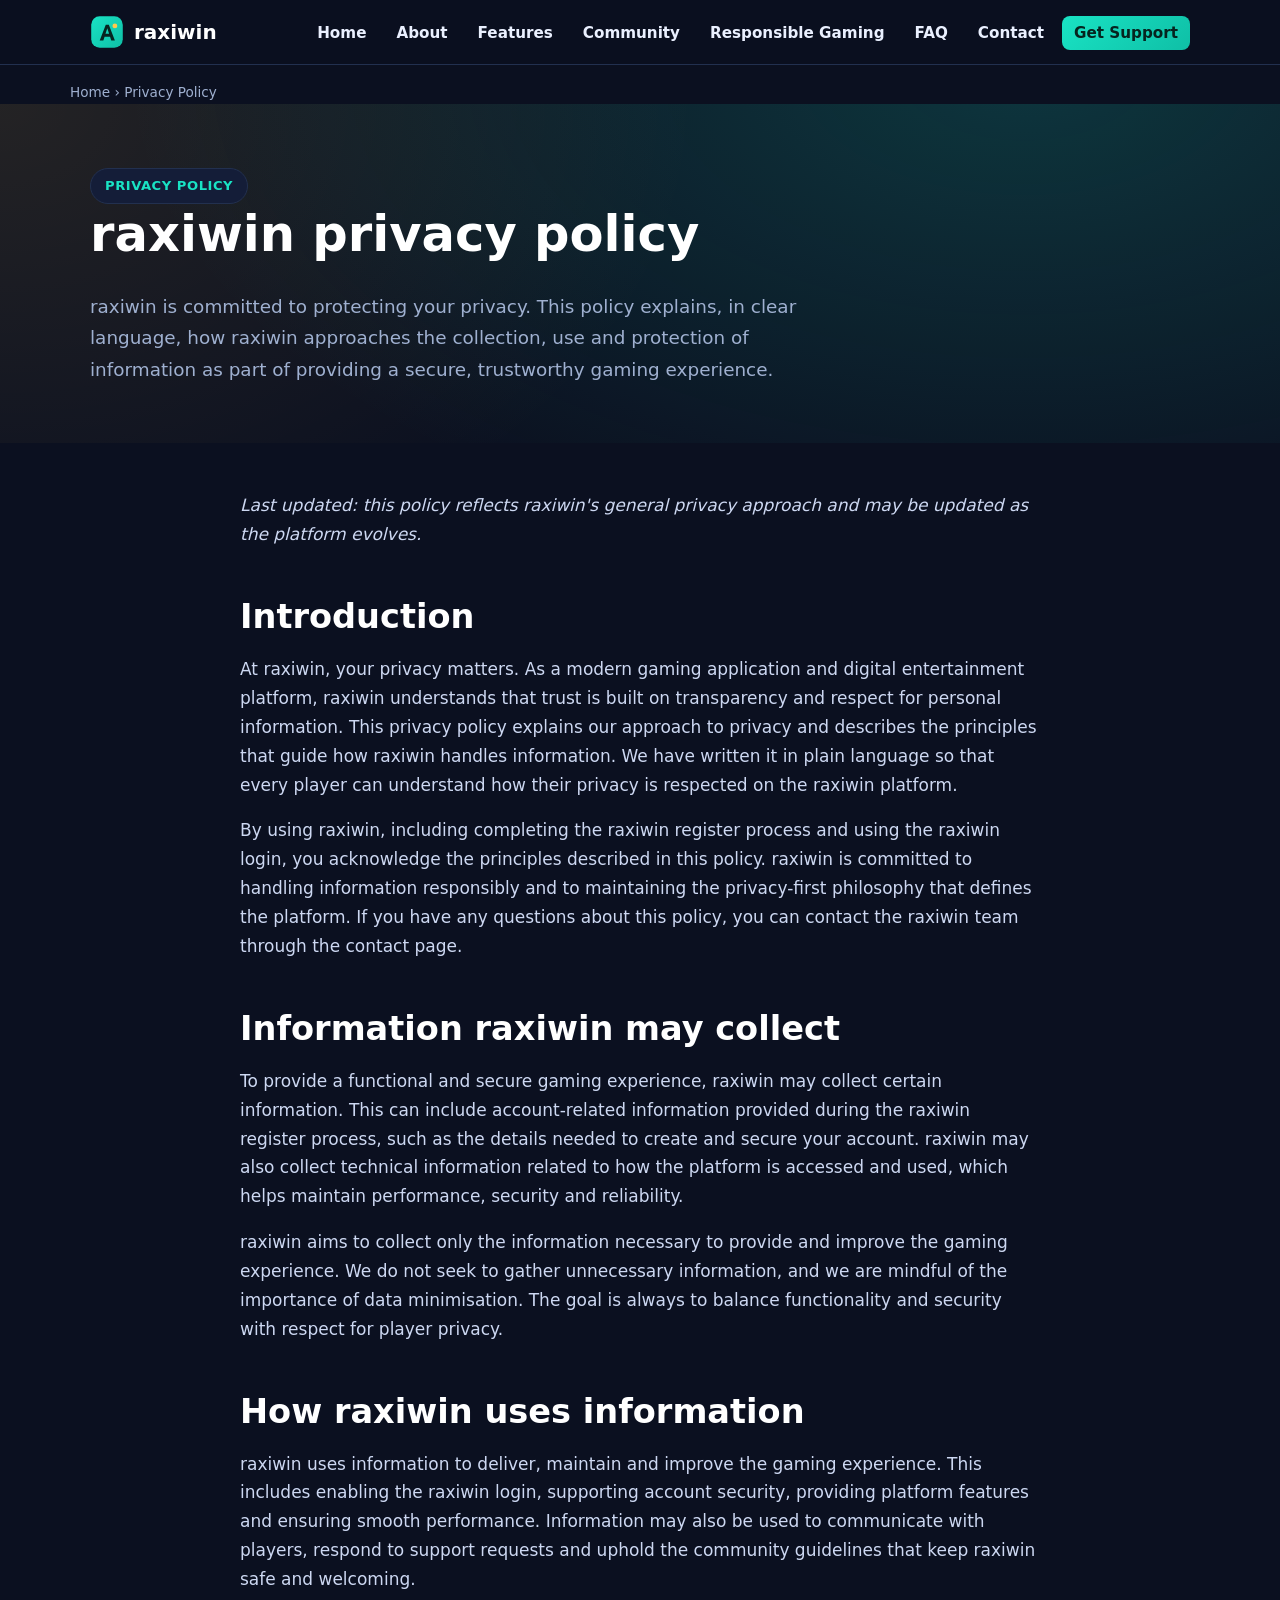
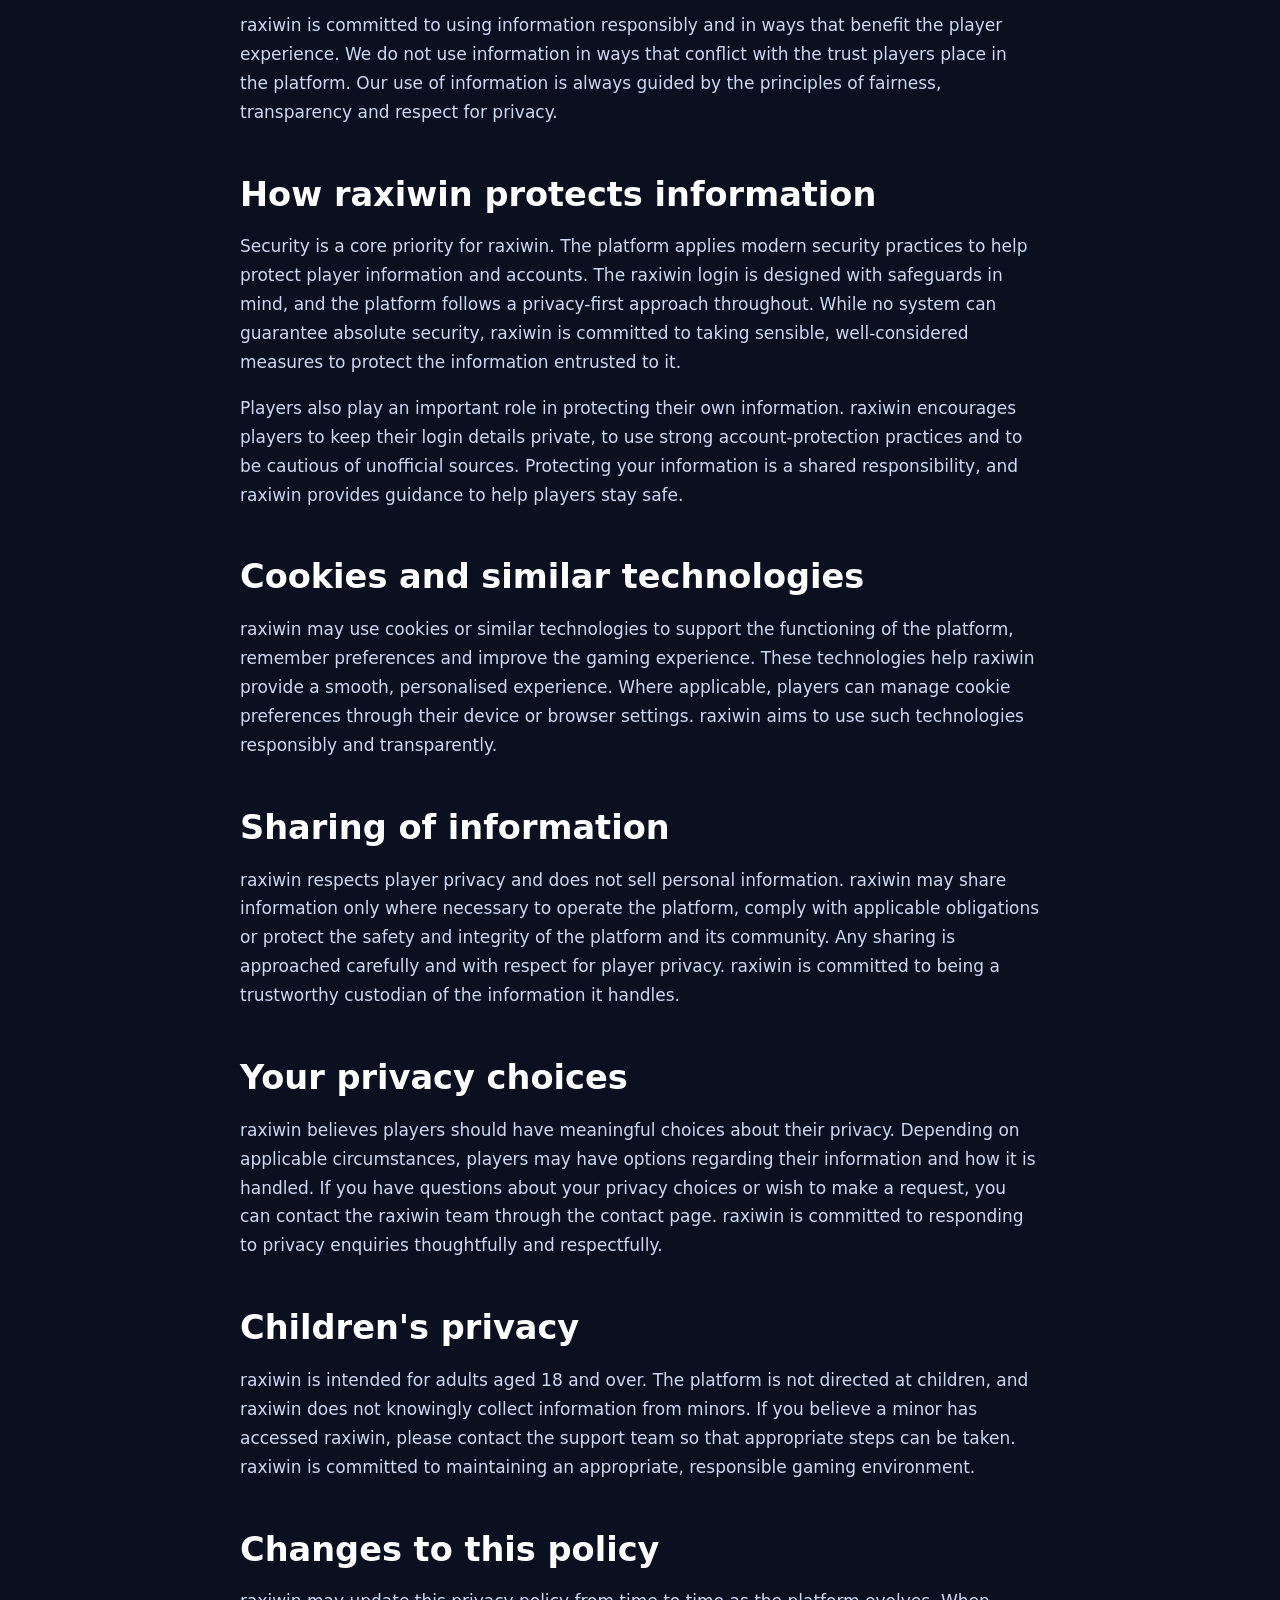
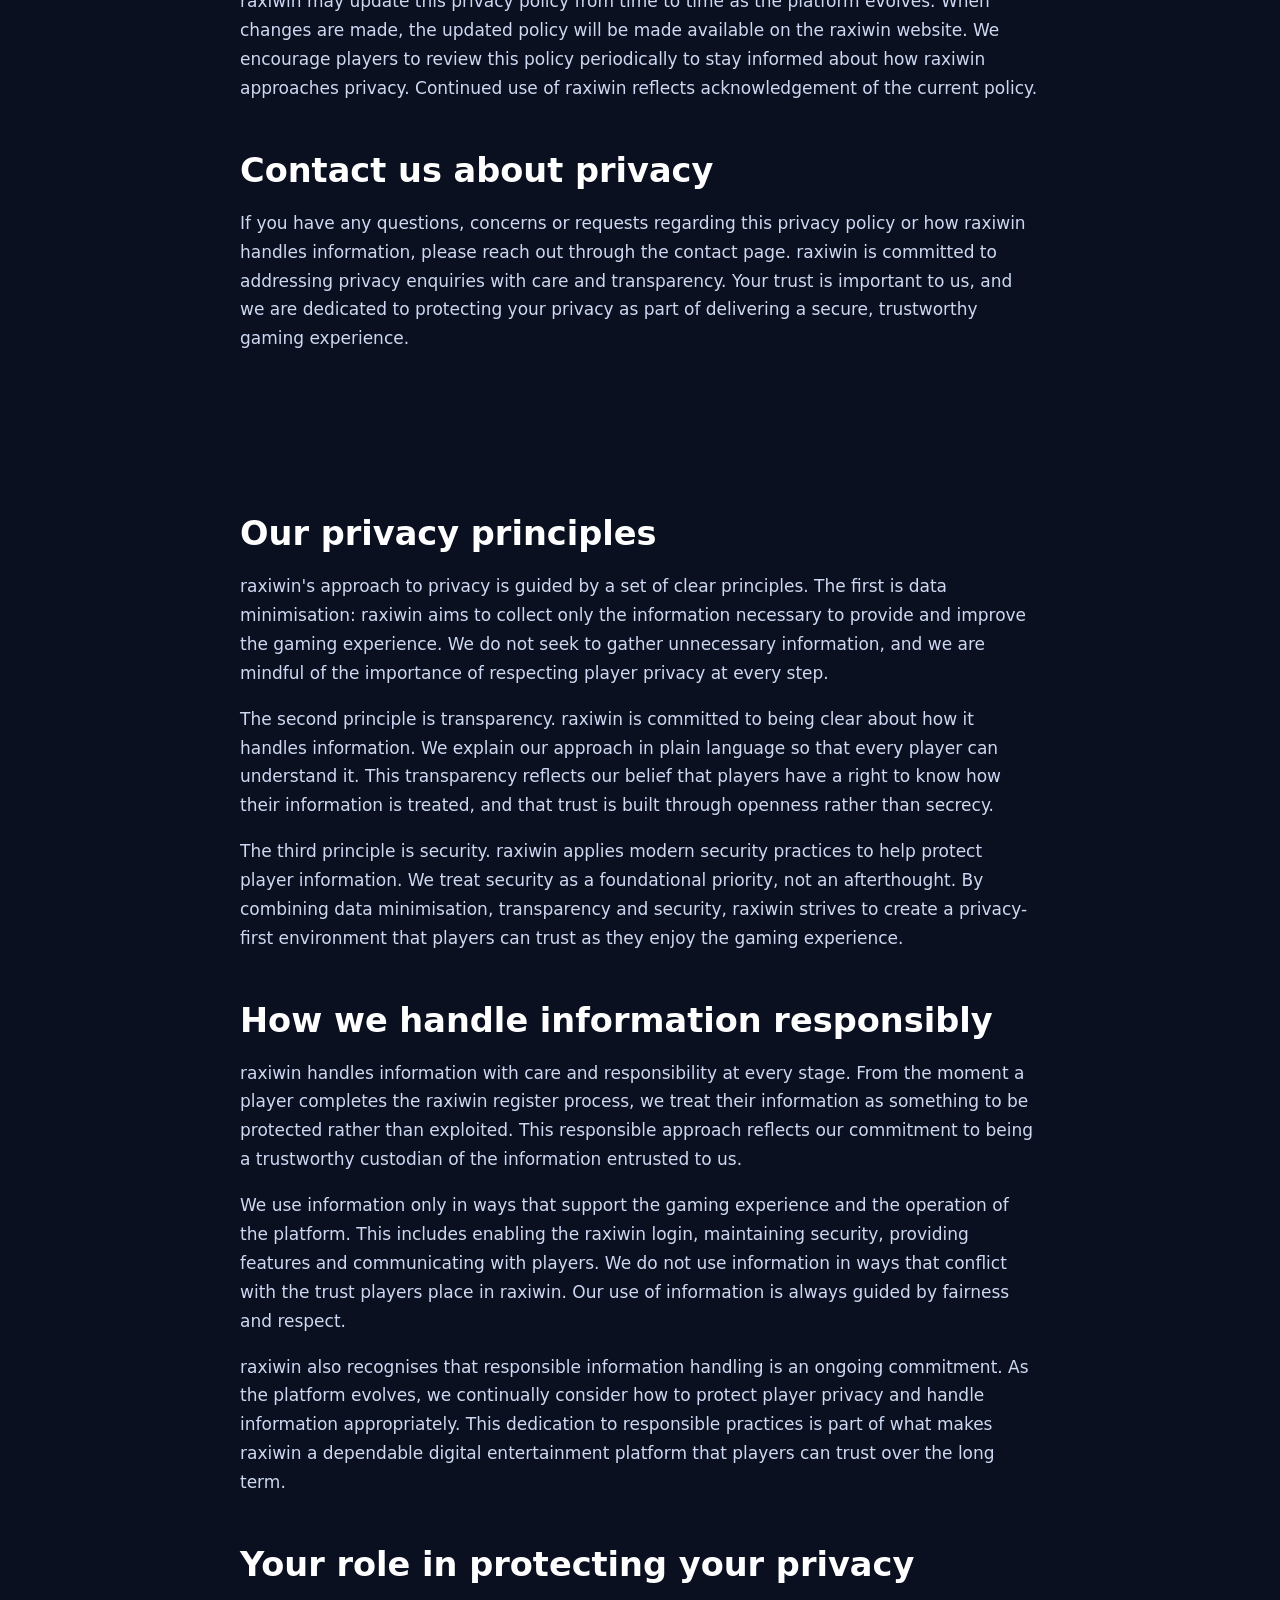
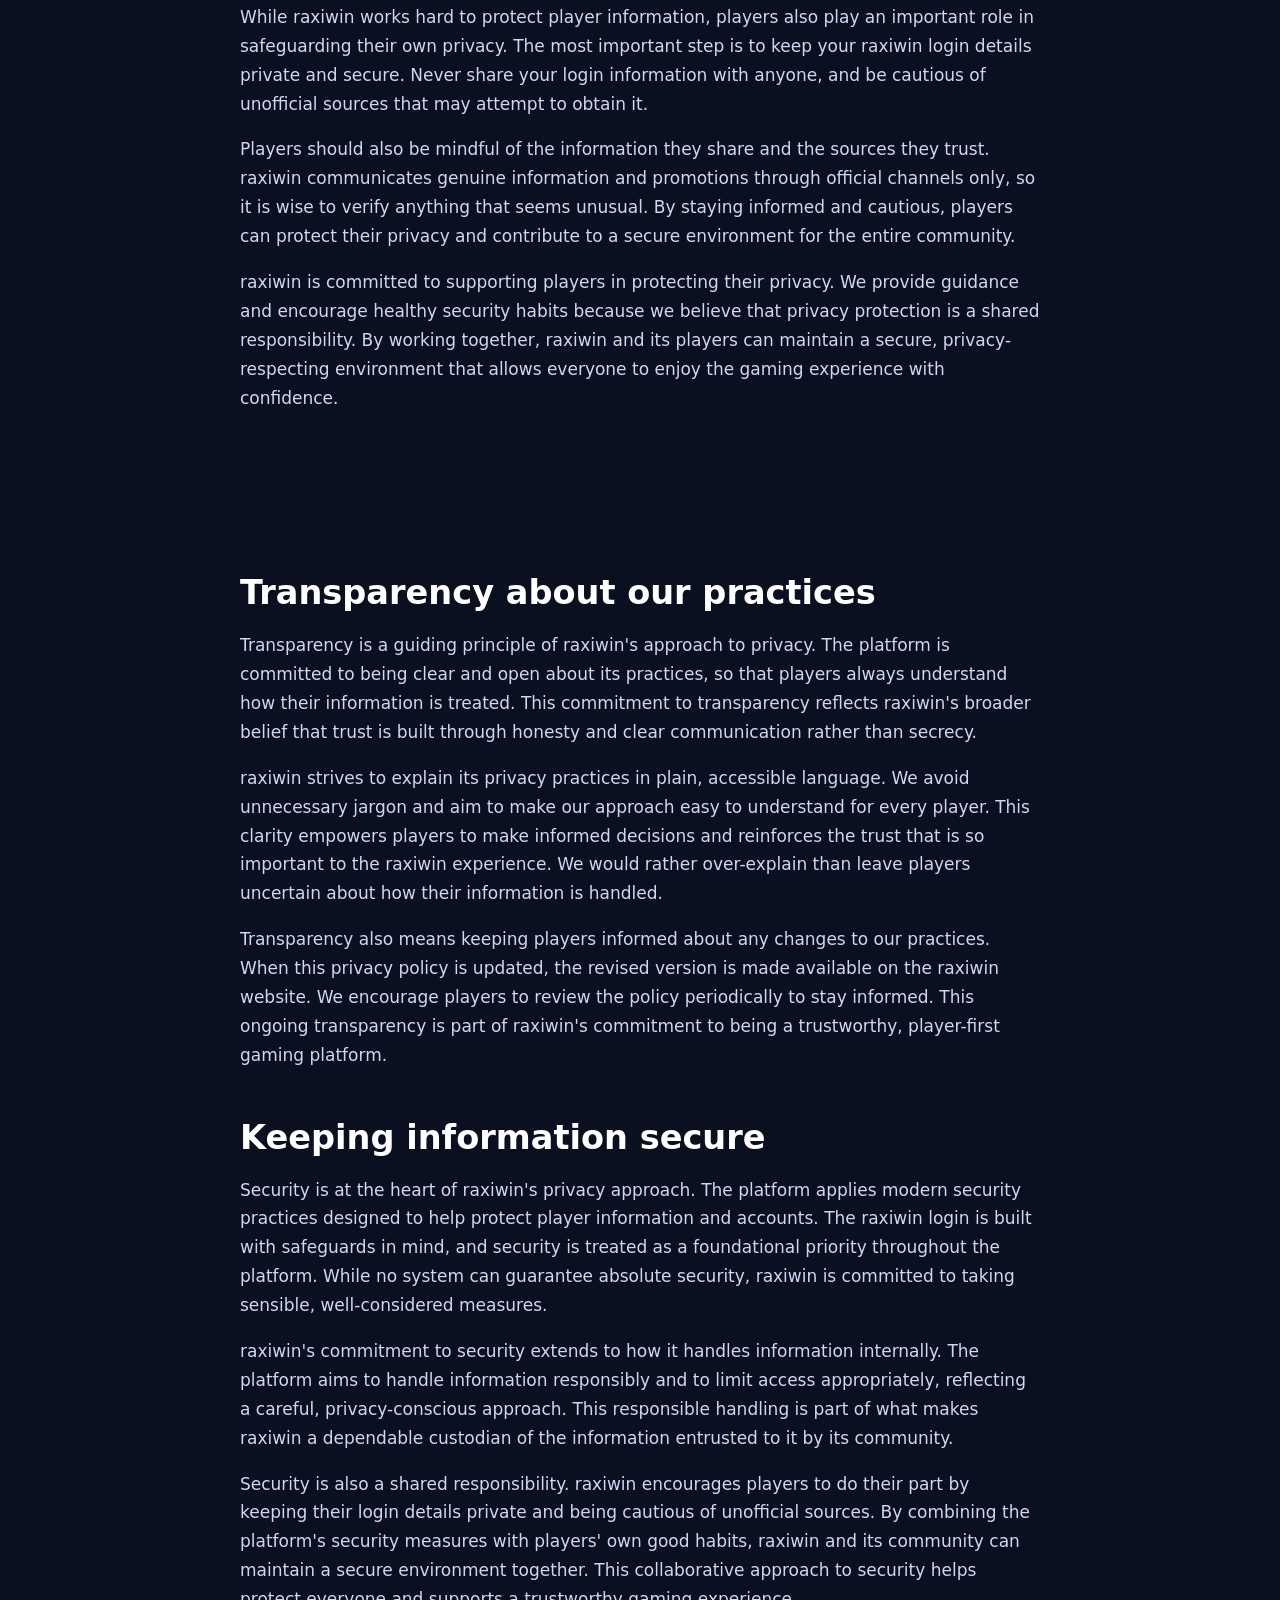
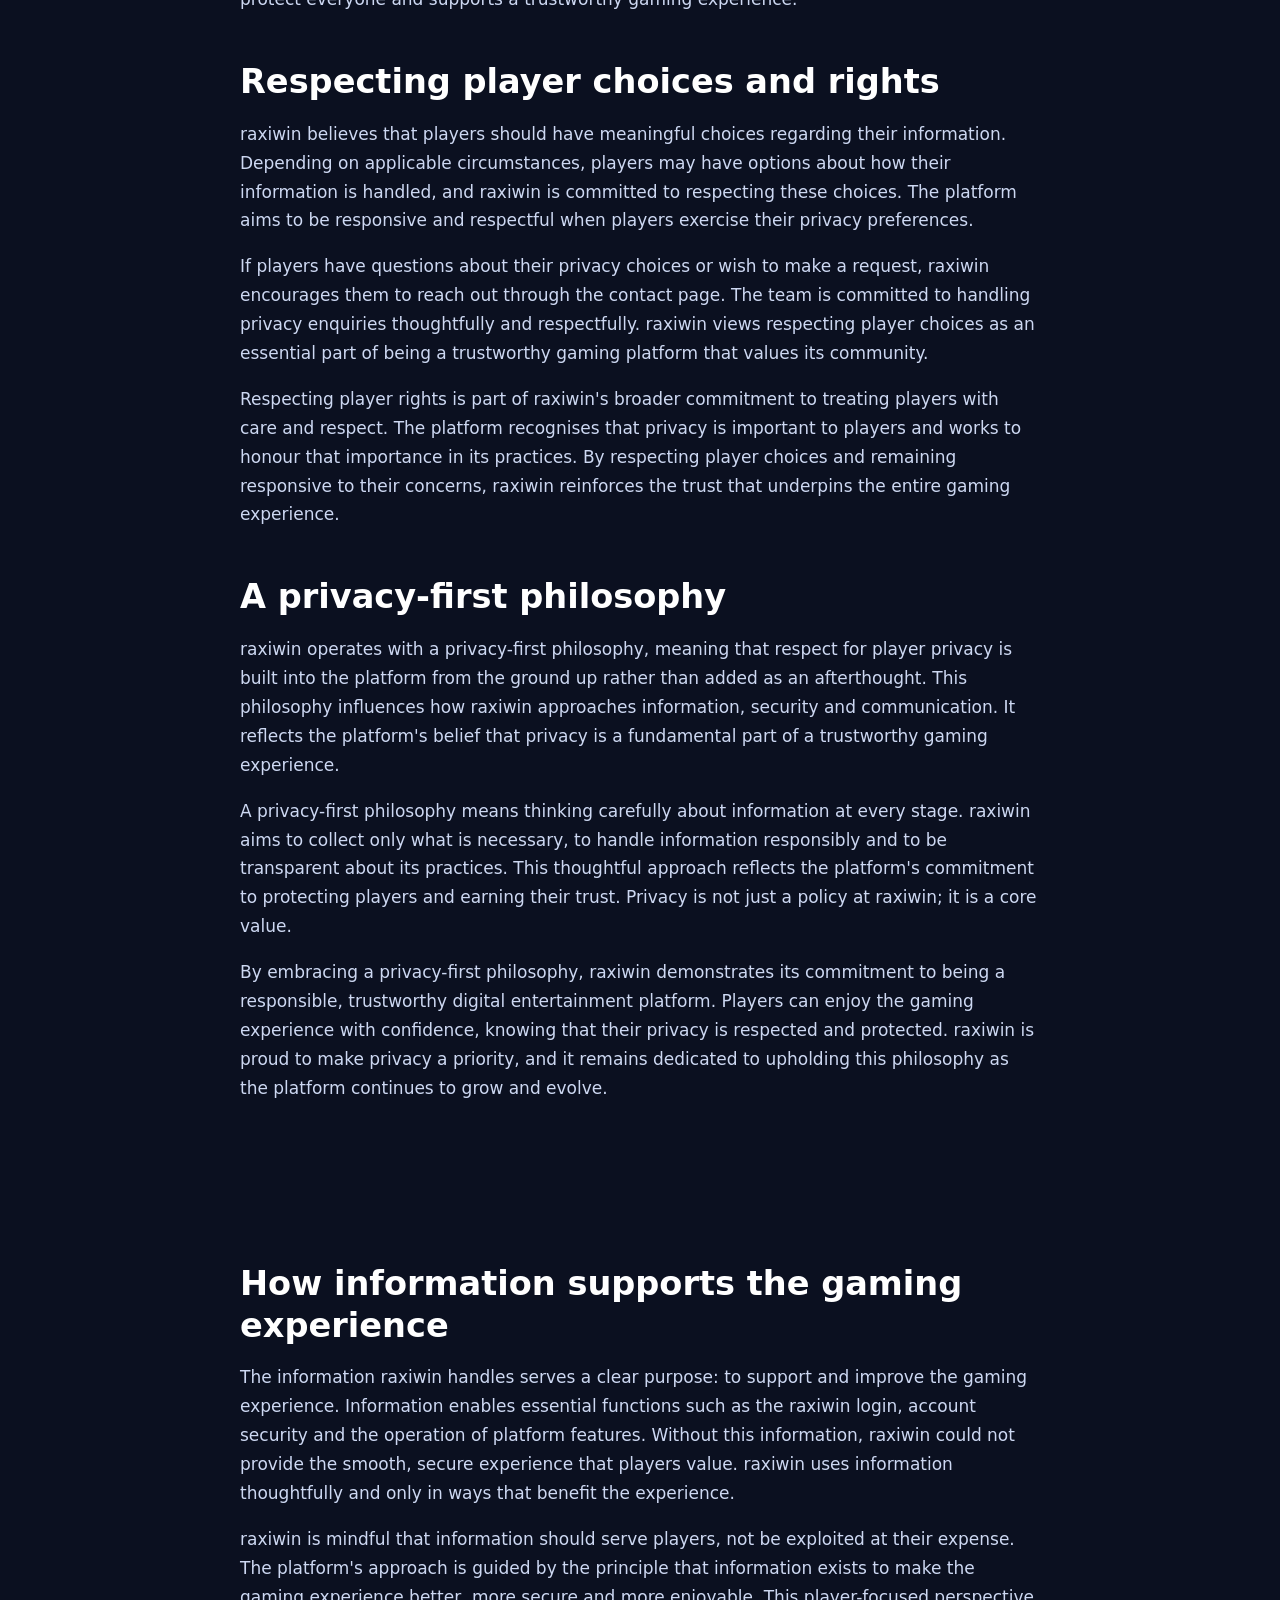
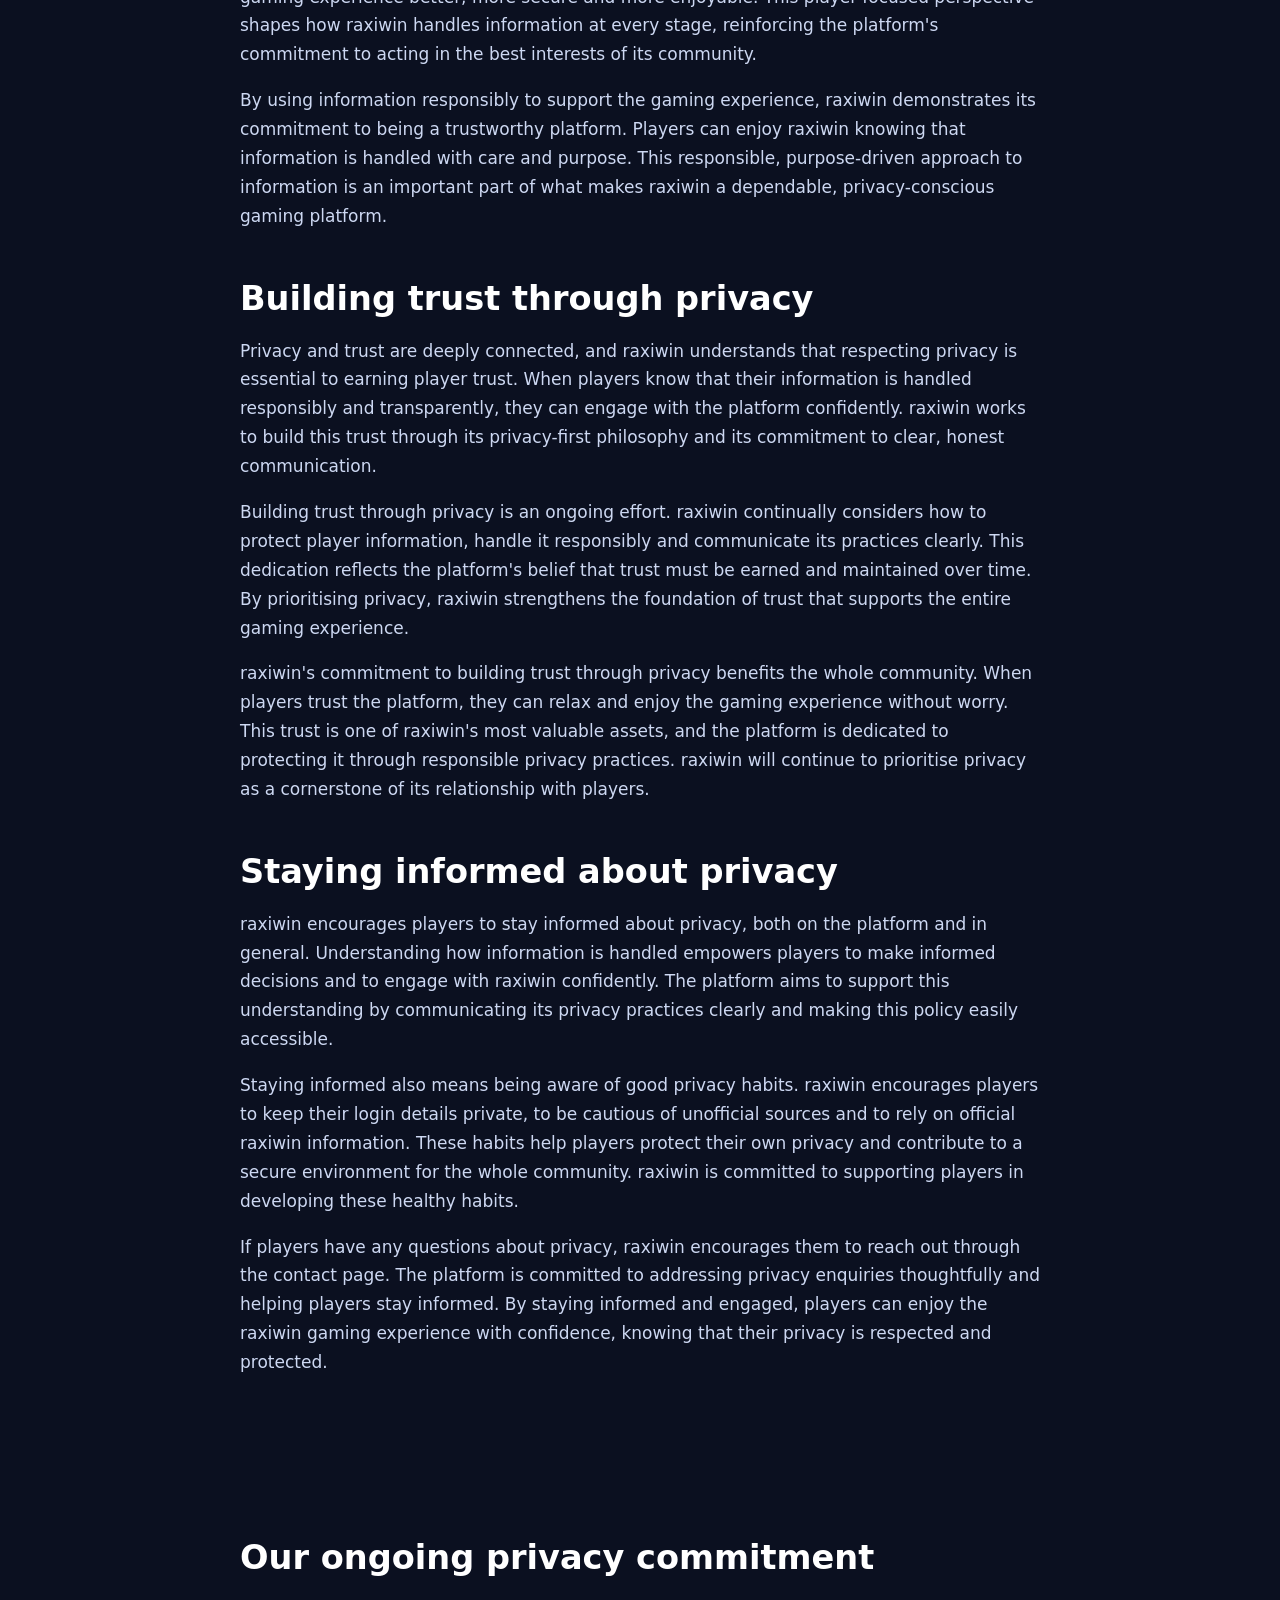
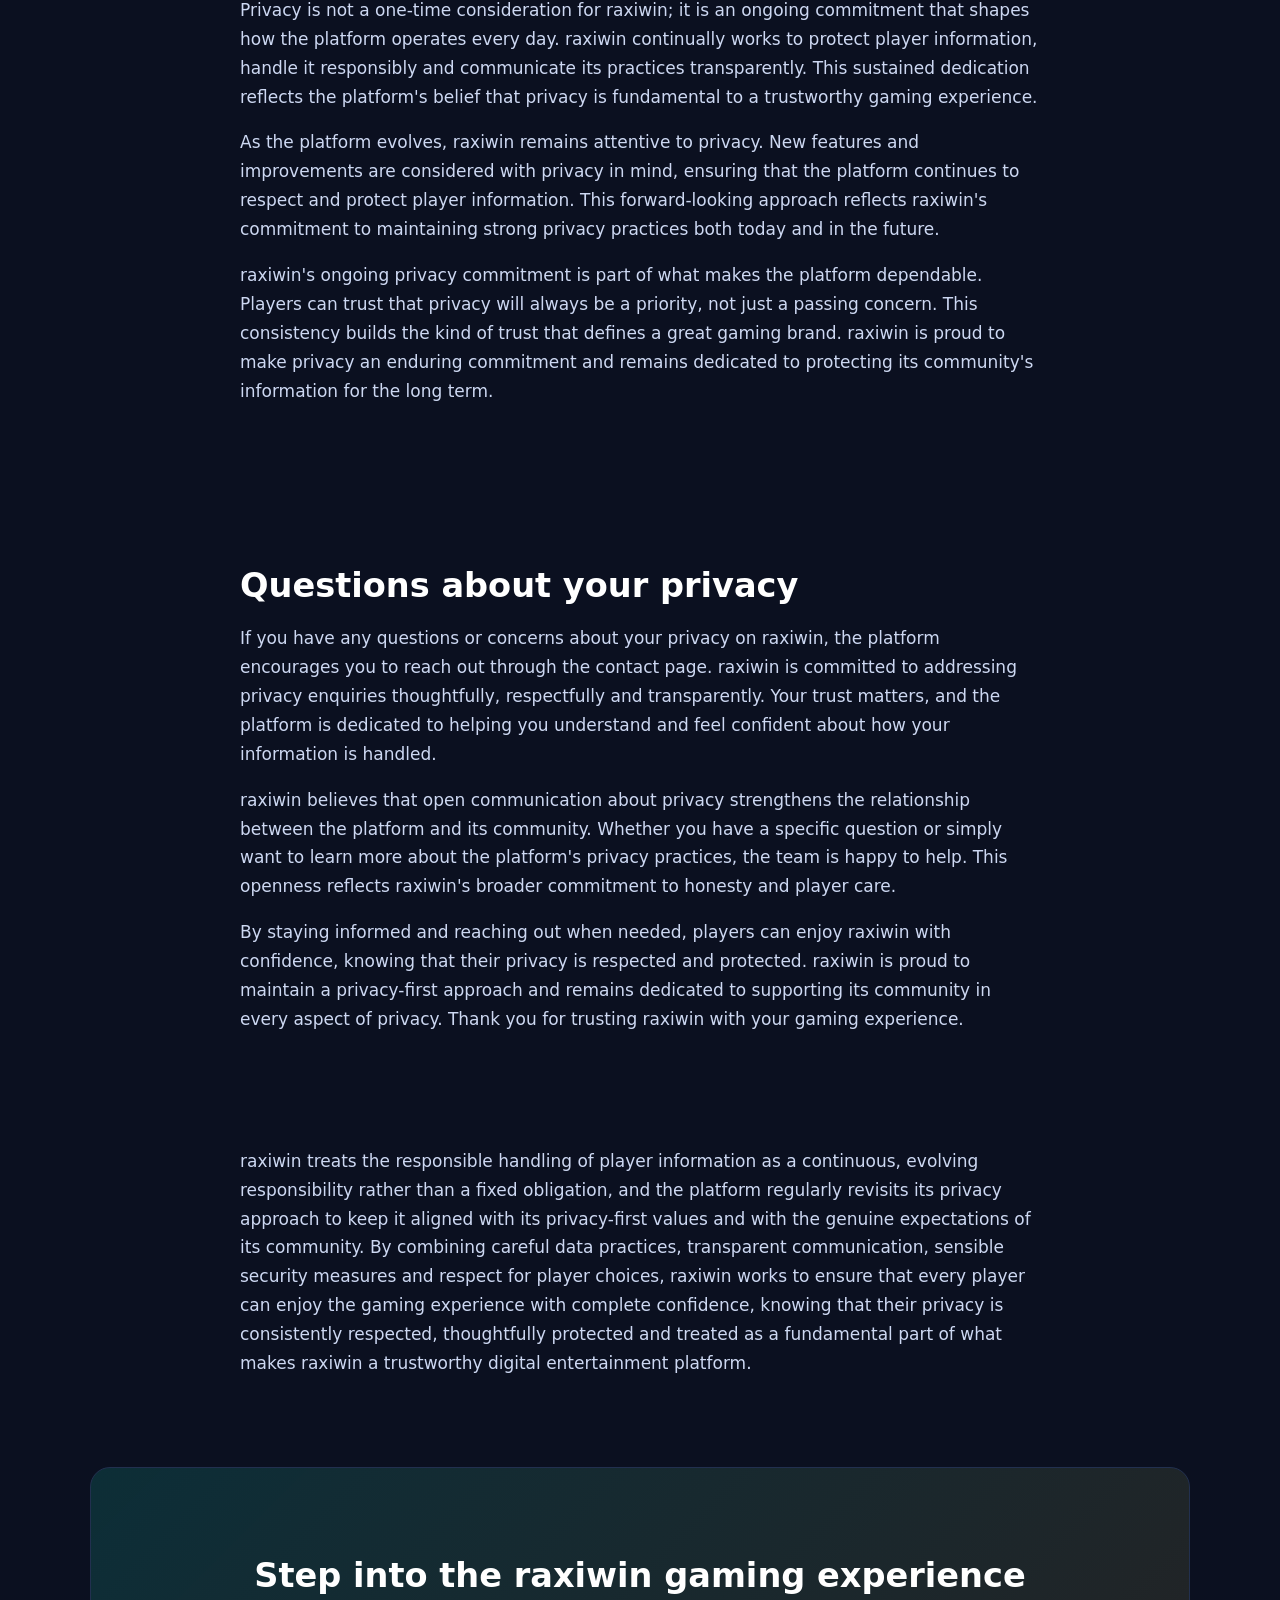
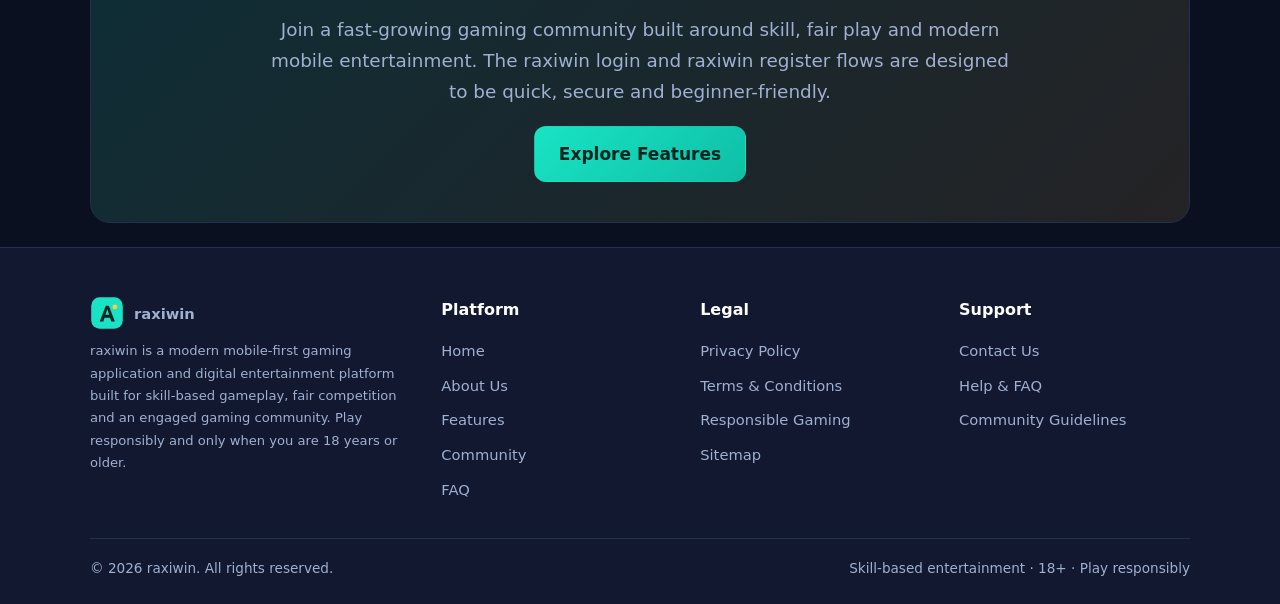
<file: privacy-policy.html>
<!DOCTYPE html>
<html lang="en">
<head>
<meta charset="utf-8">
<meta name="viewport" content="width=device-width, initial-scale=1">
<title>Privacy Policy | raxiwin Gaming Platform</title>
<meta name="description" content="Read the raxiwin privacy policy to understand how this gaming platform approaches the collection, use and protection of information with a privacy-first, transparent philosophy.">
<link rel="canonical" href="https://raxiwingames.games/privacy-policy.html">
<meta name="robots" content="index, follow, max-image-preview:large, max-snippet:-1, max-video-preview:-1">
<meta name="theme-color" content="#0b1020">
<meta name="author" content="raxiwin">
<meta property="og:type" content="website">
<meta property="og:site_name" content="raxiwin">
<meta property="og:title" content="Privacy Policy | raxiwin Gaming Platform">
<meta property="og:description" content="Read the raxiwin privacy policy to understand how this gaming platform approaches the collection, use and protection of information with a privacy-first, transparent philosophy.">
<meta property="og:url" content="https://raxiwingames.games/privacy-policy.html">
<meta property="og:image" content="https://raxiwingames.games/assets/img/hero.jpg">
<meta name="twitter:card" content="summary_large_image">
<meta name="twitter:title" content="Privacy Policy | raxiwin Gaming Platform">
<meta name="twitter:description" content="Read the raxiwin privacy policy to understand how this gaming platform approaches the collection, use and protection of information with a privacy-first, transparent philosophy.">
<meta name="twitter:image" content="https://raxiwingames.games/assets/img/hero.jpg">
<link rel="icon" type="image/svg+xml" href="/assets/img/favicon.svg">
<link rel="apple-touch-icon" href="/assets/img/app-icon.svg">
<link rel="preload" as="image" href="/assets/img/hero.jpg">
<link rel="stylesheet" href="/assets/css/style.css">
<script type="application/ld+json">{"@context": "https://schema.org", "@type": "Organization", "name": "raxiwin", "url": "https://raxiwingames.games", "logo": "https://raxiwingames.games/assets/img/logo.svg", "description": "raxiwin is a modern mobile-first gaming application and digital entertainment platform offering skill-based gameplay, fair competition and a vibrant gaming community.", "sameAs": [], "contactPoint": {"@type": "ContactPoint", "contactType": "customer support", "email": "support@raxiwingames.games", "availableLanguage": ["English"]}}</script>
<script type="application/ld+json">{"@context": "https://schema.org", "@type": "WebSite", "name": "raxiwin", "url": "https://raxiwingames.games", "potentialAction": {"@type": "SearchAction", "target": "https://raxiwingames.games/faq.html?q={search_term_string}", "query-input": "required name=search_term_string"}}</script>
<script type="application/ld+json">{"@context": "https://schema.org", "@type": "WebPage", "name": "Privacy Policy | raxiwin Gaming Platform", "description": "Read the raxiwin privacy policy to understand how this gaming platform approaches the collection, use and protection of information with a privacy-first, transparent philosophy.", "url": "https://raxiwingames.games/privacy-policy.html", "isPartOf": {"@type": "WebSite", "name": "raxiwin", "url": "https://raxiwingames.games"}, "inLanguage": "en"}</script>
<script type="application/ld+json">{"@context": "https://schema.org", "@type": "BreadcrumbList", "itemListElement": [{"@type": "ListItem", "position": 1, "name": "Home", "item": "https://raxiwingames.games/"}, {"@type": "ListItem", "position": 2, "name": "Privacy Policy", "item": "https://raxiwingames.games/privacy-policy.html"}]}</script>
</head>
<body>
<a class="skip" href="#main">Skip to main content</a>
<header class="site-header">
<nav class="nav container" aria-label="Primary">
<a class="brand" href="/" aria-label="raxiwin home">
<svg viewBox="0 0 56 56" width="34" height="34" aria-hidden="true"><defs><linearGradient id="hg" x1="0" y1="0" x2="1" y2="1"><stop offset="0" stop-color="#19e3c4"/><stop offset="1" stop-color="#0fbfa6"/></linearGradient></defs><rect x="2" y="2" width="52" height="52" rx="14" fill="url(#hg)"/><path d="M16 42 L26 16 L31 16 L41 42 L35 42 L33 36 L24 36 L22 42 Z M25.5 31 L31.5 31 L28.5 22 Z" fill="#06241f"/><circle cx="41" cy="18" r="4" fill="#ffc94d"/></svg>
<span>raxiwin</span></a>
<button class="burger" aria-label="Toggle menu" aria-expanded="false" aria-controls="primary-menu">&#9776;</button>
<ul class="menu" id="primary-menu"><li><a href="/index.html">Home</a></li><li><a href="/about.html">About</a></li><li><a href="/features.html">Features</a></li><li><a href="/community.html">Community</a></li><li><a href="/responsible-gaming.html">Responsible Gaming</a></li><li><a href="/faq.html">FAQ</a></li><li><a href="/contact.html">Contact</a></li><li><a class="cta" href="/contact.html">Get Support</a></li></ul>
</nav></header>
<nav class="breadcrumb container" aria-label="Breadcrumb"><a href='/'>Home</a> &rsaquo; <span aria-current='page'>Privacy Policy</span></nav><main id="main">
<section class="hero"><div class="container">
  <span class="eyebrow">PRIVACY POLICY</span>
  <h1>raxiwin privacy policy</h1>
  <p class="lead">raxiwin is committed to protecting your privacy. This policy explains, in clear language, how raxiwin approaches the collection, use and protection of information as part of providing a secure, trustworthy gaming experience.</p>
</div></section>
<section><div class="container article">
  <p><em>Last updated: this policy reflects raxiwin's general privacy approach and may be updated as the platform evolves.</em></p>
  <h2>Introduction</h2>
  <p>At raxiwin, your privacy matters. As a modern gaming application and digital entertainment platform, raxiwin understands that trust is built on transparency and respect for personal information. This privacy policy explains our approach to privacy and describes the principles that guide how raxiwin handles information. We have written it in plain language so that every player can understand how their privacy is respected on the raxiwin platform.</p>
  <p>By using raxiwin, including completing the raxiwin register process and using the raxiwin login, you acknowledge the principles described in this policy. raxiwin is committed to handling information responsibly and to maintaining the privacy-first philosophy that defines the platform. If you have any questions about this policy, you can contact the raxiwin team through the contact page.</p>

  <h2>Information raxiwin may collect</h2>
  <p>To provide a functional and secure gaming experience, raxiwin may collect certain information. This can include account-related information provided during the raxiwin register process, such as the details needed to create and secure your account. raxiwin may also collect technical information related to how the platform is accessed and used, which helps maintain performance, security and reliability.</p>
  <p>raxiwin aims to collect only the information necessary to provide and improve the gaming experience. We do not seek to gather unnecessary information, and we are mindful of the importance of data minimisation. The goal is always to balance functionality and security with respect for player privacy.</p>

  <h2>How raxiwin uses information</h2>
  <p>raxiwin uses information to deliver, maintain and improve the gaming experience. This includes enabling the raxiwin login, supporting account security, providing platform features and ensuring smooth performance. Information may also be used to communicate with players, respond to support requests and uphold the community guidelines that keep raxiwin safe and welcoming.</p>
  <p>raxiwin is committed to using information responsibly and in ways that benefit the player experience. We do not use information in ways that conflict with the trust players place in the platform. Our use of information is always guided by the principles of fairness, transparency and respect for privacy.</p>

  <h2>How raxiwin protects information</h2>
  <p>Security is a core priority for raxiwin. The platform applies modern security practices to help protect player information and accounts. The raxiwin login is designed with safeguards in mind, and the platform follows a privacy-first approach throughout. While no system can guarantee absolute security, raxiwin is committed to taking sensible, well-considered measures to protect the information entrusted to it.</p>
  <p>Players also play an important role in protecting their own information. raxiwin encourages players to keep their login details private, to use strong account-protection practices and to be cautious of unofficial sources. Protecting your information is a shared responsibility, and raxiwin provides guidance to help players stay safe.</p>

  <h2>Cookies and similar technologies</h2>
  <p>raxiwin may use cookies or similar technologies to support the functioning of the platform, remember preferences and improve the gaming experience. These technologies help raxiwin provide a smooth, personalised experience. Where applicable, players can manage cookie preferences through their device or browser settings. raxiwin aims to use such technologies responsibly and transparently.</p>

  <h2>Sharing of information</h2>
  <p>raxiwin respects player privacy and does not sell personal information. raxiwin may share information only where necessary to operate the platform, comply with applicable obligations or protect the safety and integrity of the platform and its community. Any sharing is approached carefully and with respect for player privacy. raxiwin is committed to being a trustworthy custodian of the information it handles.</p>

  <h2>Your privacy choices</h2>
  <p>raxiwin believes players should have meaningful choices about their privacy. Depending on applicable circumstances, players may have options regarding their information and how it is handled. If you have questions about your privacy choices or wish to make a request, you can contact the raxiwin team through the contact page. raxiwin is committed to responding to privacy enquiries thoughtfully and respectfully.</p>

  <h2>Children's privacy</h2>
  <p>raxiwin is intended for adults aged 18 and over. The platform is not directed at children, and raxiwin does not knowingly collect information from minors. If you believe a minor has accessed raxiwin, please contact the support team so that appropriate steps can be taken. raxiwin is committed to maintaining an appropriate, responsible gaming environment.</p>

  <h2>Changes to this policy</h2>
  <p>raxiwin may update this privacy policy from time to time as the platform evolves. When changes are made, the updated policy will be made available on the raxiwin website. We encourage players to review this policy periodically to stay informed about how raxiwin approaches privacy. Continued use of raxiwin reflects acknowledgement of the current policy.</p>

  <h2>Contact us about privacy</h2>
  <p>If you have any questions, concerns or requests regarding this privacy policy or how raxiwin handles information, please reach out through the contact page. raxiwin is committed to addressing privacy enquiries with care and transparency. Your trust is important to us, and we are dedicated to protecting your privacy as part of delivering a secure, trustworthy gaming experience.</p>
</div></section>
<section data-expanded="1"><div class="container article"><h2>Our privacy principles</h2><p>raxiwin's approach to privacy is guided by a set of clear principles. The first is data minimisation: raxiwin aims to collect only the information necessary to provide and improve the gaming experience. We do not seek to gather unnecessary information, and we are mindful of the importance of respecting player privacy at every step.</p><p>The second principle is transparency. raxiwin is committed to being clear about how it handles information. We explain our approach in plain language so that every player can understand it. This transparency reflects our belief that players have a right to know how their information is treated, and that trust is built through openness rather than secrecy.</p><p>The third principle is security. raxiwin applies modern security practices to help protect player information. We treat security as a foundational priority, not an afterthought. By combining data minimisation, transparency and security, raxiwin strives to create a privacy-first environment that players can trust as they enjoy the gaming experience.</p><h2>How we handle information responsibly</h2><p>raxiwin handles information with care and responsibility at every stage. From the moment a player completes the raxiwin register process, we treat their information as something to be protected rather than exploited. This responsible approach reflects our commitment to being a trustworthy custodian of the information entrusted to us.</p><p>We use information only in ways that support the gaming experience and the operation of the platform. This includes enabling the raxiwin login, maintaining security, providing features and communicating with players. We do not use information in ways that conflict with the trust players place in raxiwin. Our use of information is always guided by fairness and respect.</p><p>raxiwin also recognises that responsible information handling is an ongoing commitment. As the platform evolves, we continually consider how to protect player privacy and handle information appropriately. This dedication to responsible practices is part of what makes raxiwin a dependable digital entertainment platform that players can trust over the long term.</p><h2>Your role in protecting your privacy</h2><p>While raxiwin works hard to protect player information, players also play an important role in safeguarding their own privacy. The most important step is to keep your raxiwin login details private and secure. Never share your login information with anyone, and be cautious of unofficial sources that may attempt to obtain it.</p><p>Players should also be mindful of the information they share and the sources they trust. raxiwin communicates genuine information and promotions through official channels only, so it is wise to verify anything that seems unusual. By staying informed and cautious, players can protect their privacy and contribute to a secure environment for the entire community.</p><p>raxiwin is committed to supporting players in protecting their privacy. We provide guidance and encourage healthy security habits because we believe that privacy protection is a shared responsibility. By working together, raxiwin and its players can maintain a secure, privacy-respecting environment that allows everyone to enjoy the gaming experience with confidence.</p></div></section><section data-expanded2="1"><div class="container article"><h2>Transparency about our practices</h2><p>Transparency is a guiding principle of raxiwin's approach to privacy. The platform is committed to being clear and open about its practices, so that players always understand how their information is treated. This commitment to transparency reflects raxiwin's broader belief that trust is built through honesty and clear communication rather than secrecy.</p><p>raxiwin strives to explain its privacy practices in plain, accessible language. We avoid unnecessary jargon and aim to make our approach easy to understand for every player. This clarity empowers players to make informed decisions and reinforces the trust that is so important to the raxiwin experience. We would rather over-explain than leave players uncertain about how their information is handled.</p><p>Transparency also means keeping players informed about any changes to our practices. When this privacy policy is updated, the revised version is made available on the raxiwin website. We encourage players to review the policy periodically to stay informed. This ongoing transparency is part of raxiwin's commitment to being a trustworthy, player-first gaming platform.</p><h2>Keeping information secure</h2><p>Security is at the heart of raxiwin's privacy approach. The platform applies modern security practices designed to help protect player information and accounts. The raxiwin login is built with safeguards in mind, and security is treated as a foundational priority throughout the platform. While no system can guarantee absolute security, raxiwin is committed to taking sensible, well-considered measures.</p><p>raxiwin's commitment to security extends to how it handles information internally. The platform aims to handle information responsibly and to limit access appropriately, reflecting a careful, privacy-conscious approach. This responsible handling is part of what makes raxiwin a dependable custodian of the information entrusted to it by its community.</p><p>Security is also a shared responsibility. raxiwin encourages players to do their part by keeping their login details private and being cautious of unofficial sources. By combining the platform's security measures with players' own good habits, raxiwin and its community can maintain a secure environment together. This collaborative approach to security helps protect everyone and supports a trustworthy gaming experience.</p><h2>Respecting player choices and rights</h2><p>raxiwin believes that players should have meaningful choices regarding their information. Depending on applicable circumstances, players may have options about how their information is handled, and raxiwin is committed to respecting these choices. The platform aims to be responsive and respectful when players exercise their privacy preferences.</p><p>If players have questions about their privacy choices or wish to make a request, raxiwin encourages them to reach out through the contact page. The team is committed to handling privacy enquiries thoughtfully and respectfully. raxiwin views respecting player choices as an essential part of being a trustworthy gaming platform that values its community.</p><p>Respecting player rights is part of raxiwin's broader commitment to treating players with care and respect. The platform recognises that privacy is important to players and works to honour that importance in its practices. By respecting player choices and remaining responsive to their concerns, raxiwin reinforces the trust that underpins the entire gaming experience.</p><h2>A privacy-first philosophy</h2><p>raxiwin operates with a privacy-first philosophy, meaning that respect for player privacy is built into the platform from the ground up rather than added as an afterthought. This philosophy influences how raxiwin approaches information, security and communication. It reflects the platform's belief that privacy is a fundamental part of a trustworthy gaming experience.</p><p>A privacy-first philosophy means thinking carefully about information at every stage. raxiwin aims to collect only what is necessary, to handle information responsibly and to be transparent about its practices. This thoughtful approach reflects the platform's commitment to protecting players and earning their trust. Privacy is not just a policy at raxiwin; it is a core value.</p><p>By embracing a privacy-first philosophy, raxiwin demonstrates its commitment to being a responsible, trustworthy digital entertainment platform. Players can enjoy the gaming experience with confidence, knowing that their privacy is respected and protected. raxiwin is proud to make privacy a priority, and it remains dedicated to upholding this philosophy as the platform continues to grow and evolve.</p></div></section><section data-expanded3="1"><div class="container article"><h2>How information supports the gaming experience</h2><p>The information raxiwin handles serves a clear purpose: to support and improve the gaming experience. Information enables essential functions such as the raxiwin login, account security and the operation of platform features. Without this information, raxiwin could not provide the smooth, secure experience that players value. raxiwin uses information thoughtfully and only in ways that benefit the experience.</p><p>raxiwin is mindful that information should serve players, not be exploited at their expense. The platform's approach is guided by the principle that information exists to make the gaming experience better, more secure and more enjoyable. This player-focused perspective shapes how raxiwin handles information at every stage, reinforcing the platform's commitment to acting in the best interests of its community.</p><p>By using information responsibly to support the gaming experience, raxiwin demonstrates its commitment to being a trustworthy platform. Players can enjoy raxiwin knowing that information is handled with care and purpose. This responsible, purpose-driven approach to information is an important part of what makes raxiwin a dependable, privacy-conscious gaming platform.</p><h2>Building trust through privacy</h2><p>Privacy and trust are deeply connected, and raxiwin understands that respecting privacy is essential to earning player trust. When players know that their information is handled responsibly and transparently, they can engage with the platform confidently. raxiwin works to build this trust through its privacy-first philosophy and its commitment to clear, honest communication.</p><p>Building trust through privacy is an ongoing effort. raxiwin continually considers how to protect player information, handle it responsibly and communicate its practices clearly. This dedication reflects the platform's belief that trust must be earned and maintained over time. By prioritising privacy, raxiwin strengthens the foundation of trust that supports the entire gaming experience.</p><p>raxiwin's commitment to building trust through privacy benefits the whole community. When players trust the platform, they can relax and enjoy the gaming experience without worry. This trust is one of raxiwin's most valuable assets, and the platform is dedicated to protecting it through responsible privacy practices. raxiwin will continue to prioritise privacy as a cornerstone of its relationship with players.</p><h2>Staying informed about privacy</h2><p>raxiwin encourages players to stay informed about privacy, both on the platform and in general. Understanding how information is handled empowers players to make informed decisions and to engage with raxiwin confidently. The platform aims to support this understanding by communicating its privacy practices clearly and making this policy easily accessible.</p><p>Staying informed also means being aware of good privacy habits. raxiwin encourages players to keep their login details private, to be cautious of unofficial sources and to rely on official raxiwin information. These habits help players protect their own privacy and contribute to a secure environment for the whole community. raxiwin is committed to supporting players in developing these healthy habits.</p><p>If players have any questions about privacy, raxiwin encourages them to reach out through the contact page. The platform is committed to addressing privacy enquiries thoughtfully and helping players stay informed. By staying informed and engaged, players can enjoy the raxiwin gaming experience with confidence, knowing that their privacy is respected and protected.</p></div></section><section data-expanded4="1"><div class="container article"><h2>Our ongoing privacy commitment</h2><p>Privacy is not a one-time consideration for raxiwin; it is an ongoing commitment that shapes how the platform operates every day. raxiwin continually works to protect player information, handle it responsibly and communicate its practices transparently. This sustained dedication reflects the platform's belief that privacy is fundamental to a trustworthy gaming experience.</p><p>As the platform evolves, raxiwin remains attentive to privacy. New features and improvements are considered with privacy in mind, ensuring that the platform continues to respect and protect player information. This forward-looking approach reflects raxiwin's commitment to maintaining strong privacy practices both today and in the future.</p><p>raxiwin's ongoing privacy commitment is part of what makes the platform dependable. Players can trust that privacy will always be a priority, not just a passing concern. This consistency builds the kind of trust that defines a great gaming brand. raxiwin is proud to make privacy an enduring commitment and remains dedicated to protecting its community's information for the long term.</p></div></section><section data-expanded5="1"><div class="container article"><h2>Questions about your privacy</h2><p>If you have any questions or concerns about your privacy on raxiwin, the platform encourages you to reach out through the contact page. raxiwin is committed to addressing privacy enquiries thoughtfully, respectfully and transparently. Your trust matters, and the platform is dedicated to helping you understand and feel confident about how your information is handled.</p><p>raxiwin believes that open communication about privacy strengthens the relationship between the platform and its community. Whether you have a specific question or simply want to learn more about the platform's privacy practices, the team is happy to help. This openness reflects raxiwin's broader commitment to honesty and player care.</p><p>By staying informed and reaching out when needed, players can enjoy raxiwin with confidence, knowing that their privacy is respected and protected. raxiwin is proud to maintain a privacy-first approach and remains dedicated to supporting its community in every aspect of privacy. Thank you for trusting raxiwin with your gaming experience.</p></div></section><section data-expanded6="1"><div class="container article"><p>raxiwin treats the responsible handling of player information as a continuous, evolving responsibility rather than a fixed obligation, and the platform regularly revisits its privacy approach to keep it aligned with its privacy-first values and with the genuine expectations of its community. By combining careful data practices, transparent communication, sensible security measures and respect for player choices, raxiwin works to ensure that every player can enjoy the gaming experience with complete confidence, knowing that their privacy is consistently respected, thoughtfully protected and treated as a fundamental part of what makes raxiwin a trustworthy digital entertainment platform.</p></div></section><div class="container"><div class="band">
<h2>Step into the raxiwin gaming experience</h2>
<p class="lead center" style="margin:0 auto 18px">Join a fast-growing gaming community built around skill, fair play and modern mobile entertainment. The raxiwin login and raxiwin register flows are designed to be quick, secure and beginner-friendly.</p>
<a class="btn btn-primary" href="/features.html">Explore Features</a>
</div></div>
</main><footer class="site-footer">
<div class="container">
<div class="foot-grid">
<div>
<a class="brand" href="/" aria-label="raxiwin home" style="margin-bottom:10px">
<svg viewBox="0 0 56 56" width="30" height="30" aria-hidden="true"><rect x="2" y="2" width="52" height="52" rx="14" fill="#19e3c4"/><path d="M16 42 L26 16 L31 16 L41 42 L35 42 L33 36 L24 36 L22 42 Z M25.5 31 L31.5 31 L28.5 22 Z" fill="#06241f"/><circle cx="41" cy="18" r="4" fill="#ffc94d"/></svg>
<span>raxiwin</span></a>
<p class="disclaimer">raxiwin is a modern mobile-first gaming application and digital entertainment platform built for skill-based gameplay, fair competition and an engaged gaming community. Play responsibly and only when you are 18 years or older.</p>
</div>
<div><h4>Platform</h4><ul><li><a href="/index.html">Home</a></li><li><a href="/about.html">About Us</a></li><li><a href="/features.html">Features</a></li><li><a href="/community.html">Community</a></li><li><a href="/faq.html">FAQ</a></li></ul></div>
<div><h4>Legal</h4><ul><li><a href="/privacy-policy.html">Privacy Policy</a></li><li><a href="/terms.html">Terms & Conditions</a></li><li><a href="/responsible-gaming.html">Responsible Gaming</a></li><li><a href="/sitemap.html">Sitemap</a></li></ul></div>
<div><h4>Support</h4><ul><li><a href="/contact.html">Contact Us</a></li><li><a href="/faq.html">Help & FAQ</a></li><li><a href="/community.html">Community Guidelines</a></li></ul></div>
</div>
<div class="foot-bottom">
<span>&copy; <span id="year">2026</span> raxiwin. All rights reserved.</span>
<span>Skill-based entertainment &middot; 18+ &middot; Play responsibly</span>
</div>
</div>
</footer>
<script src="/assets/js/main.js" defer></script>
</body></html>
</file>
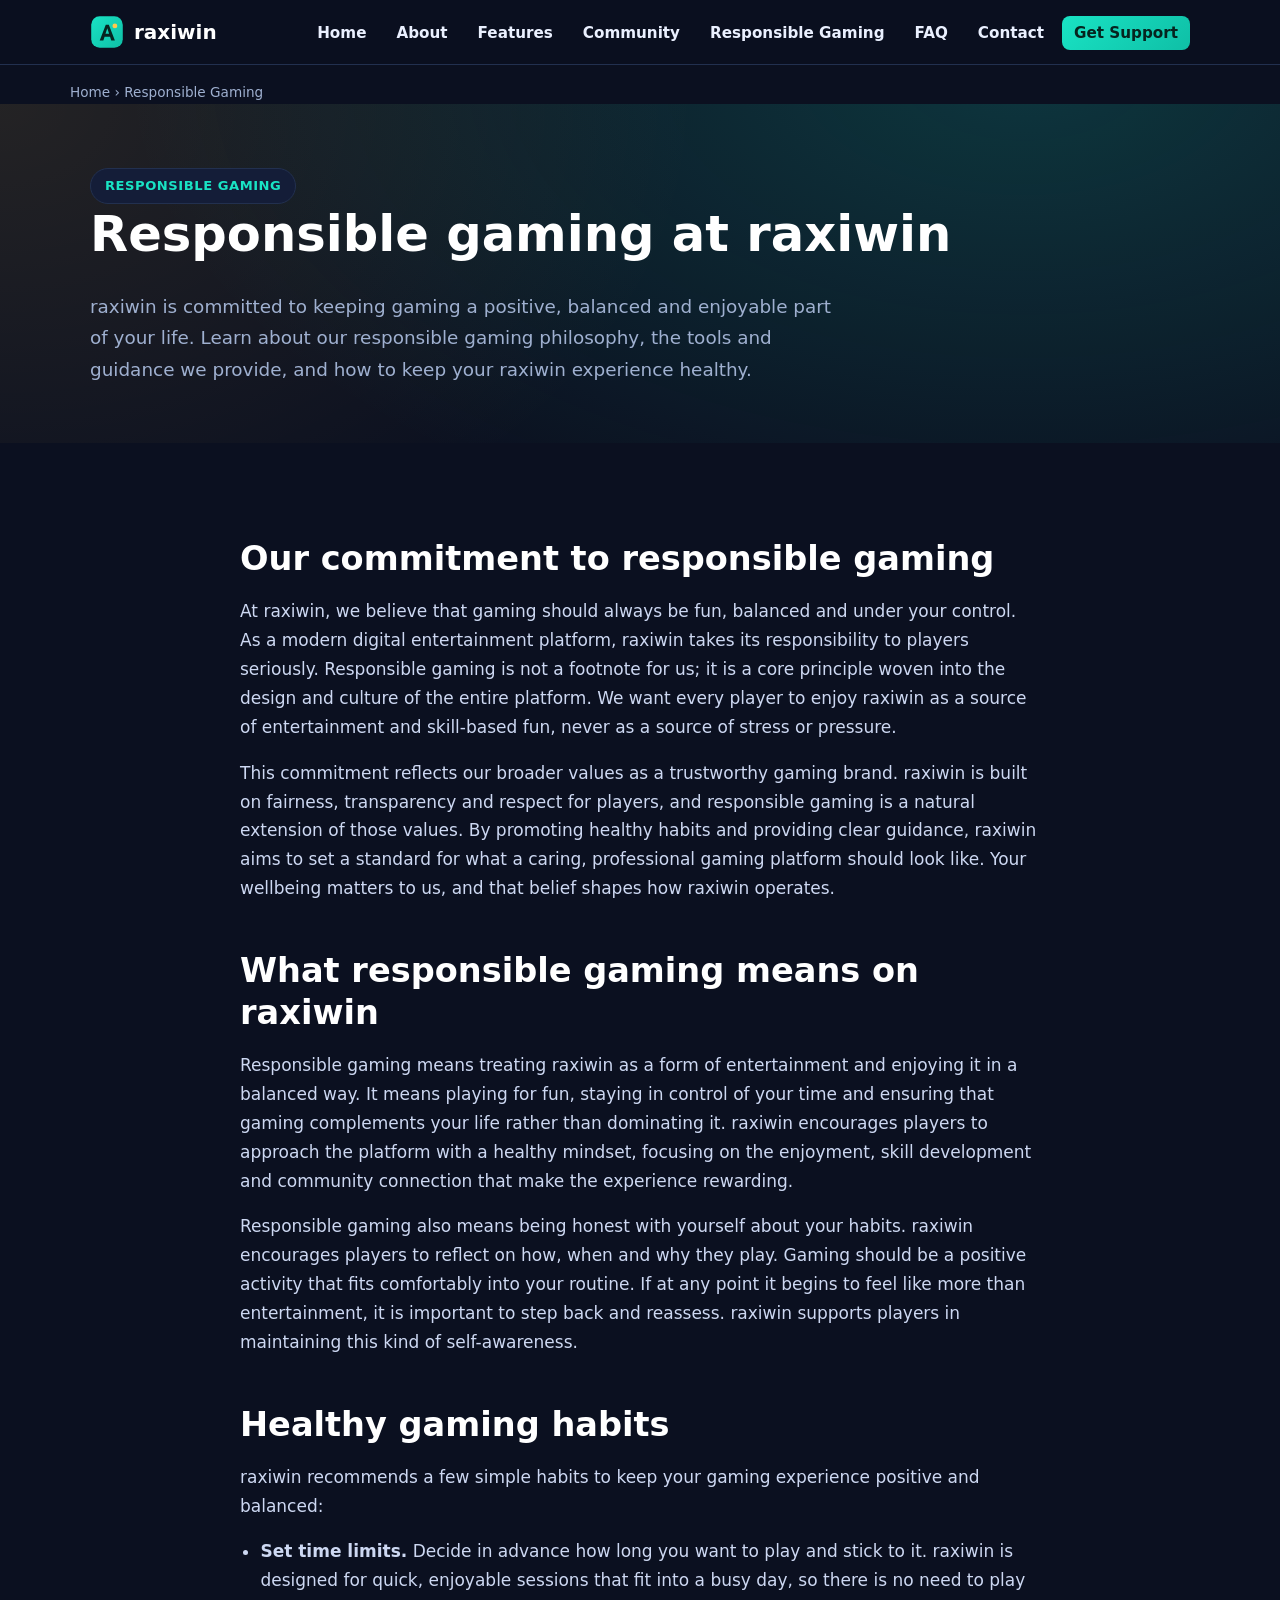
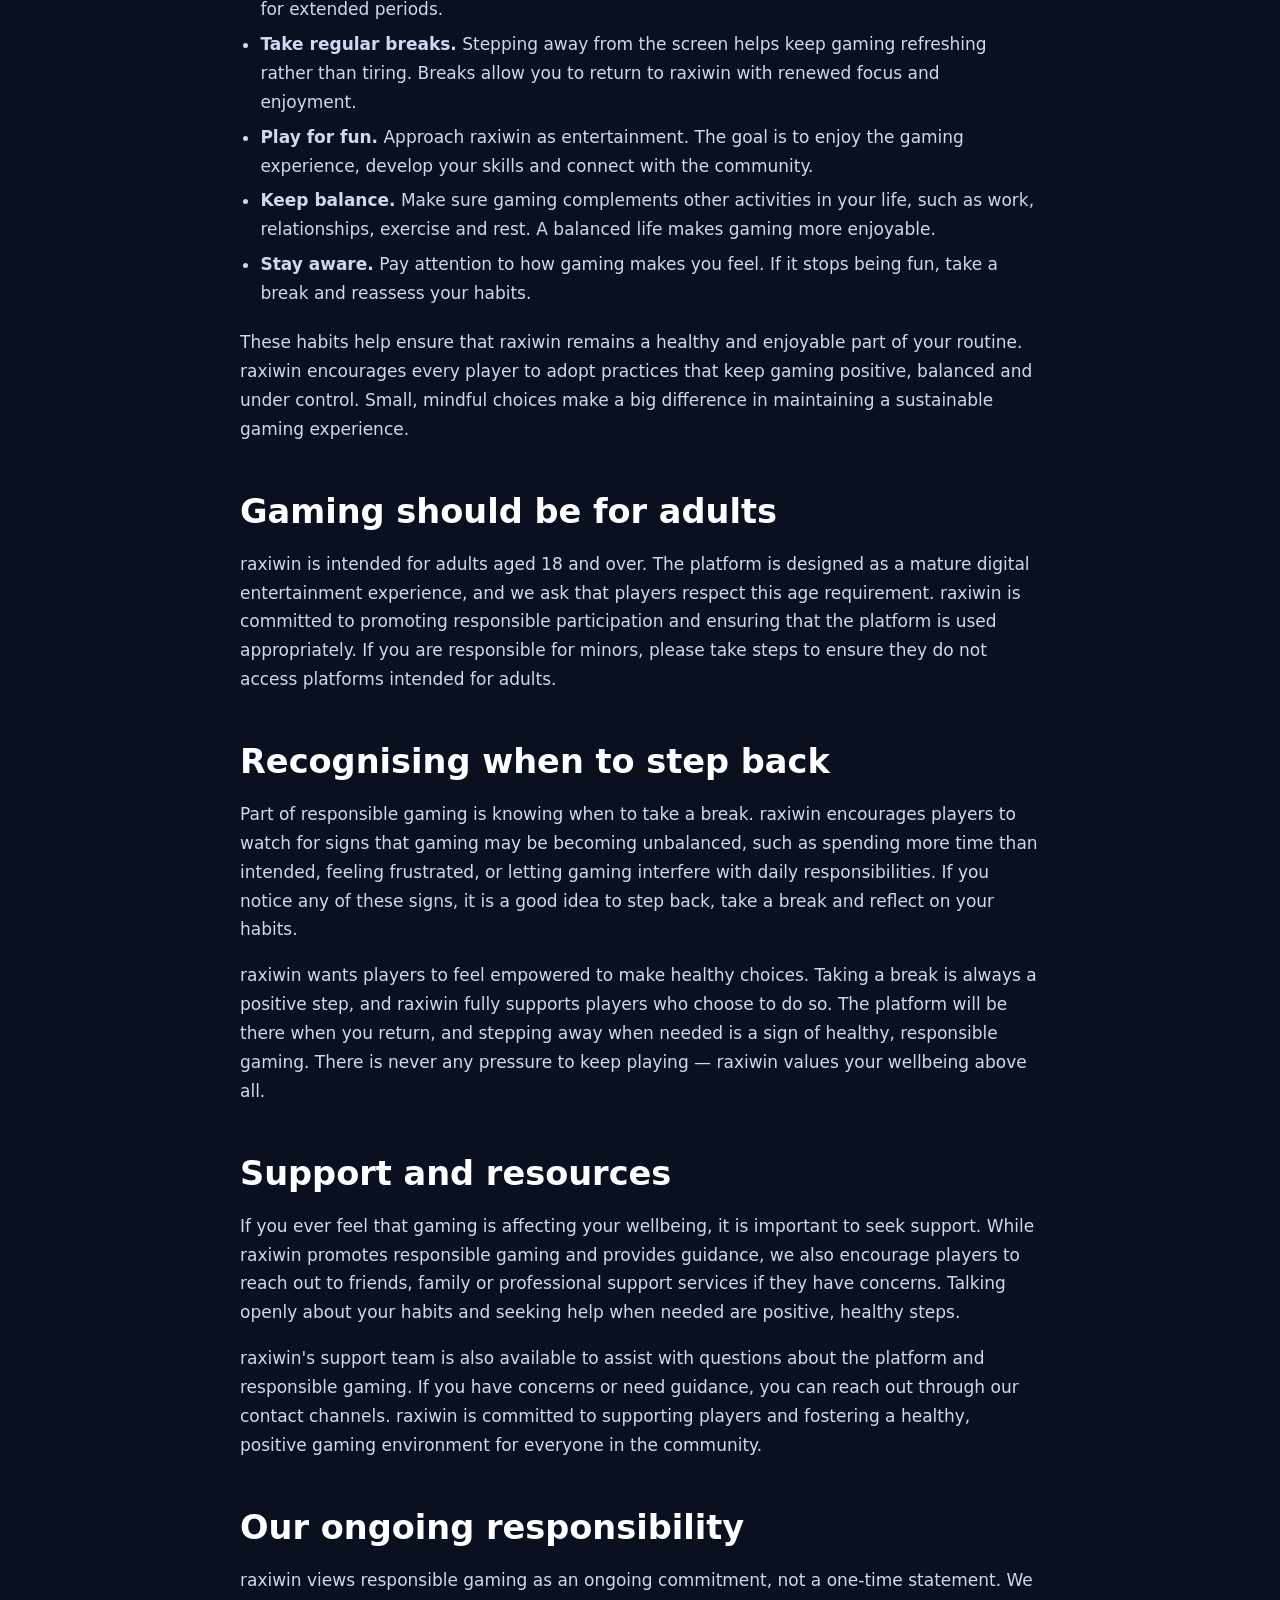
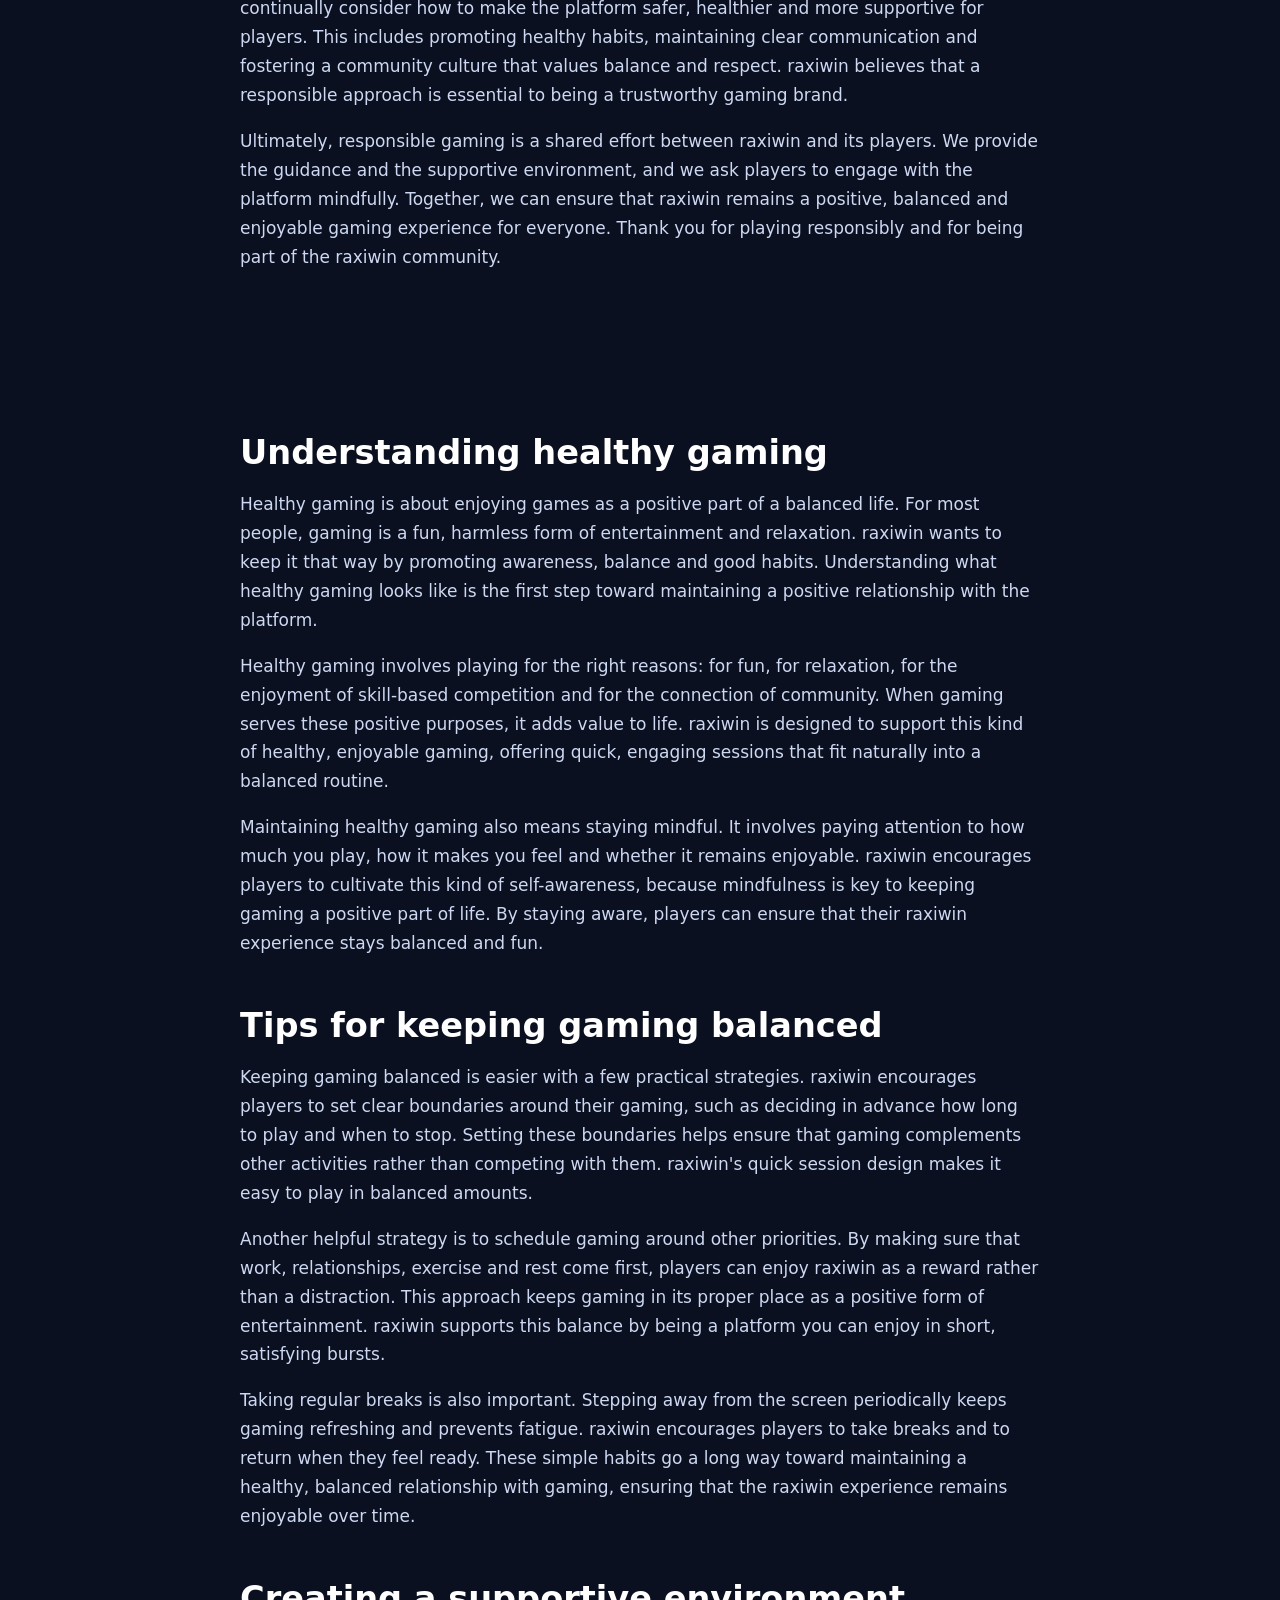
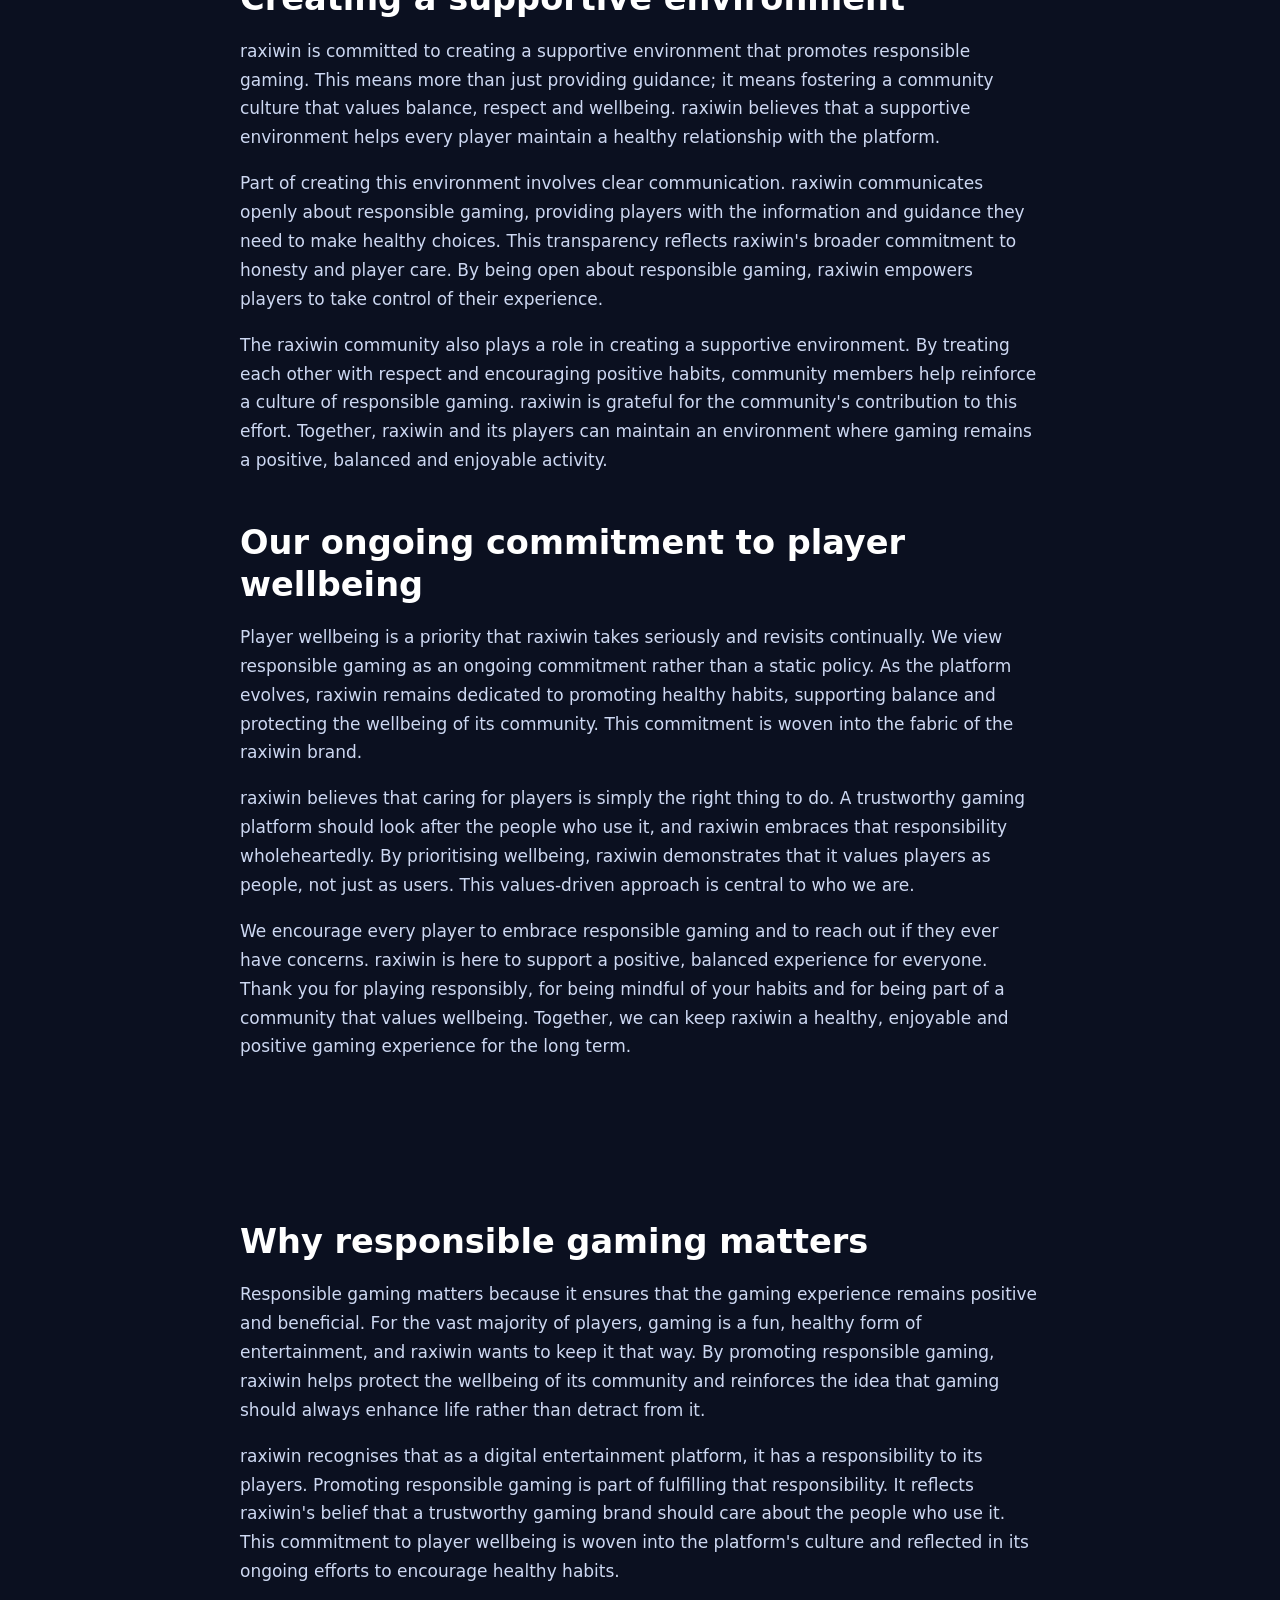
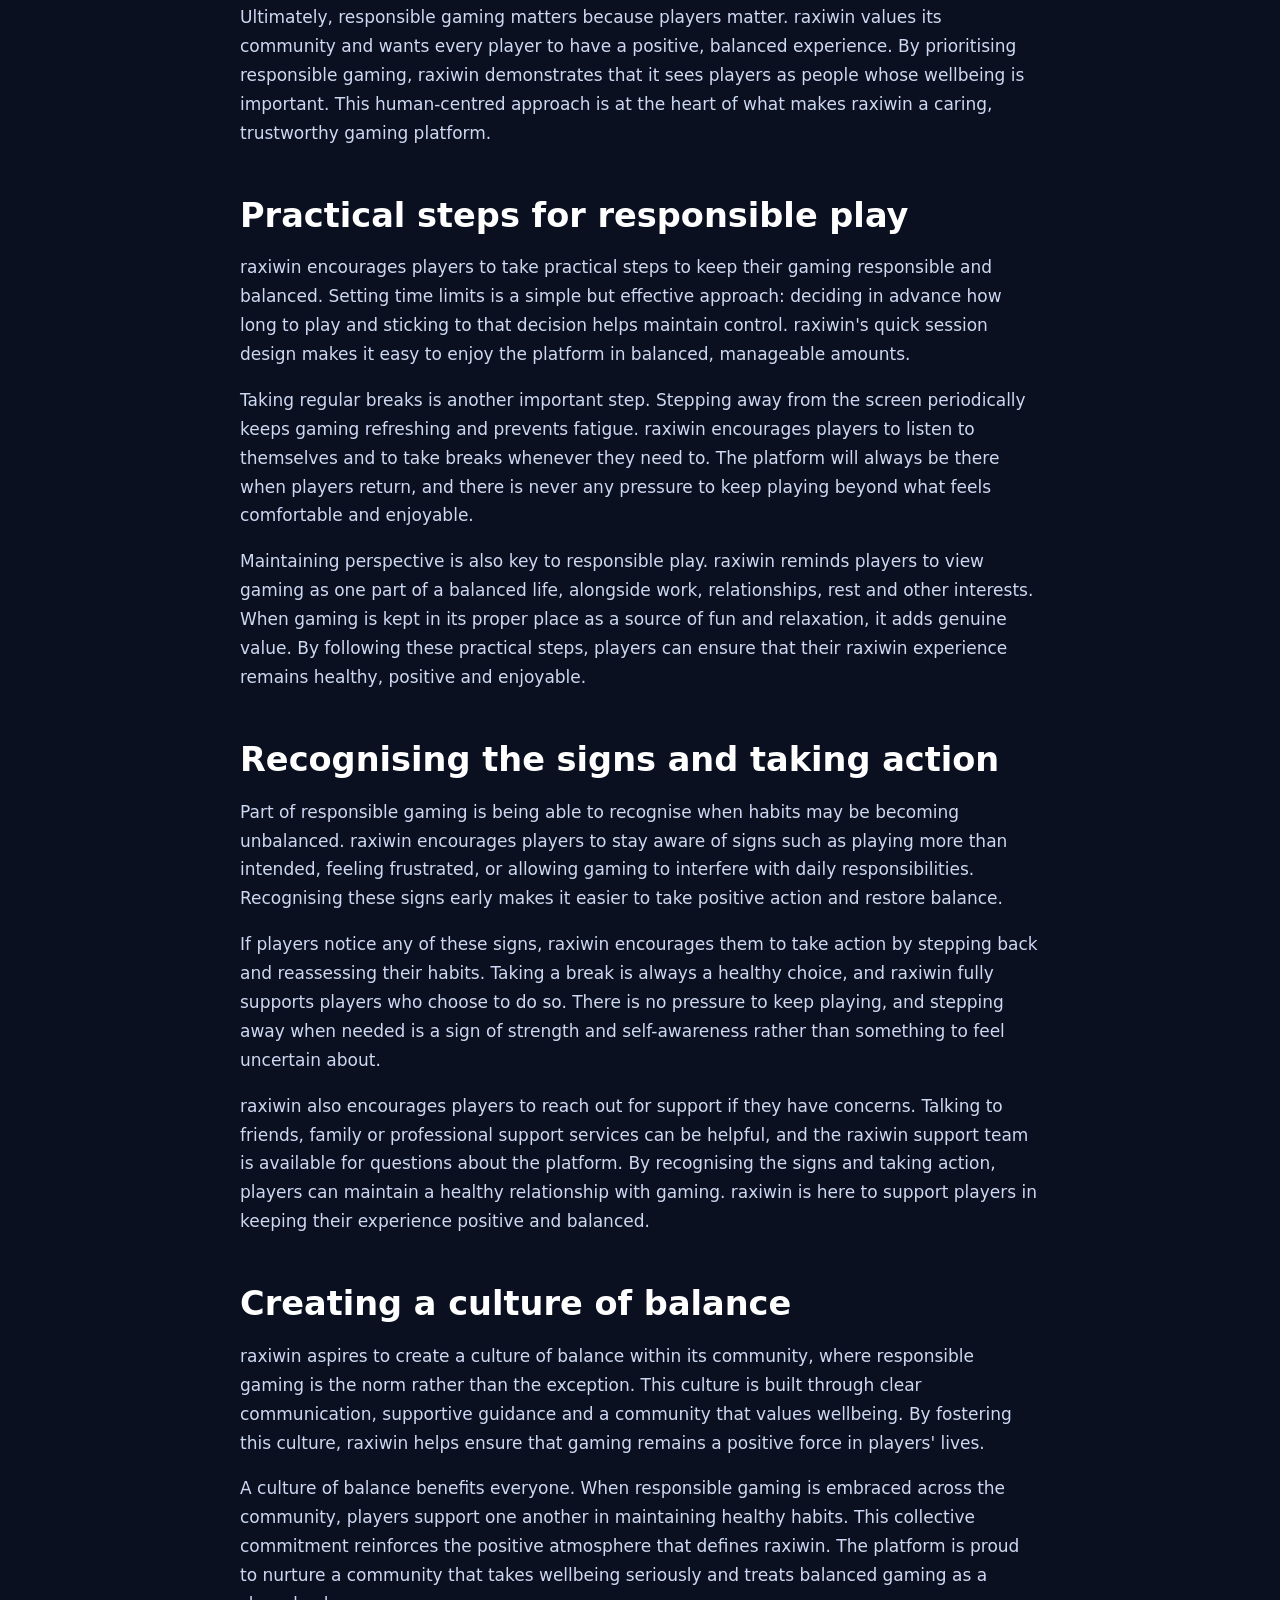
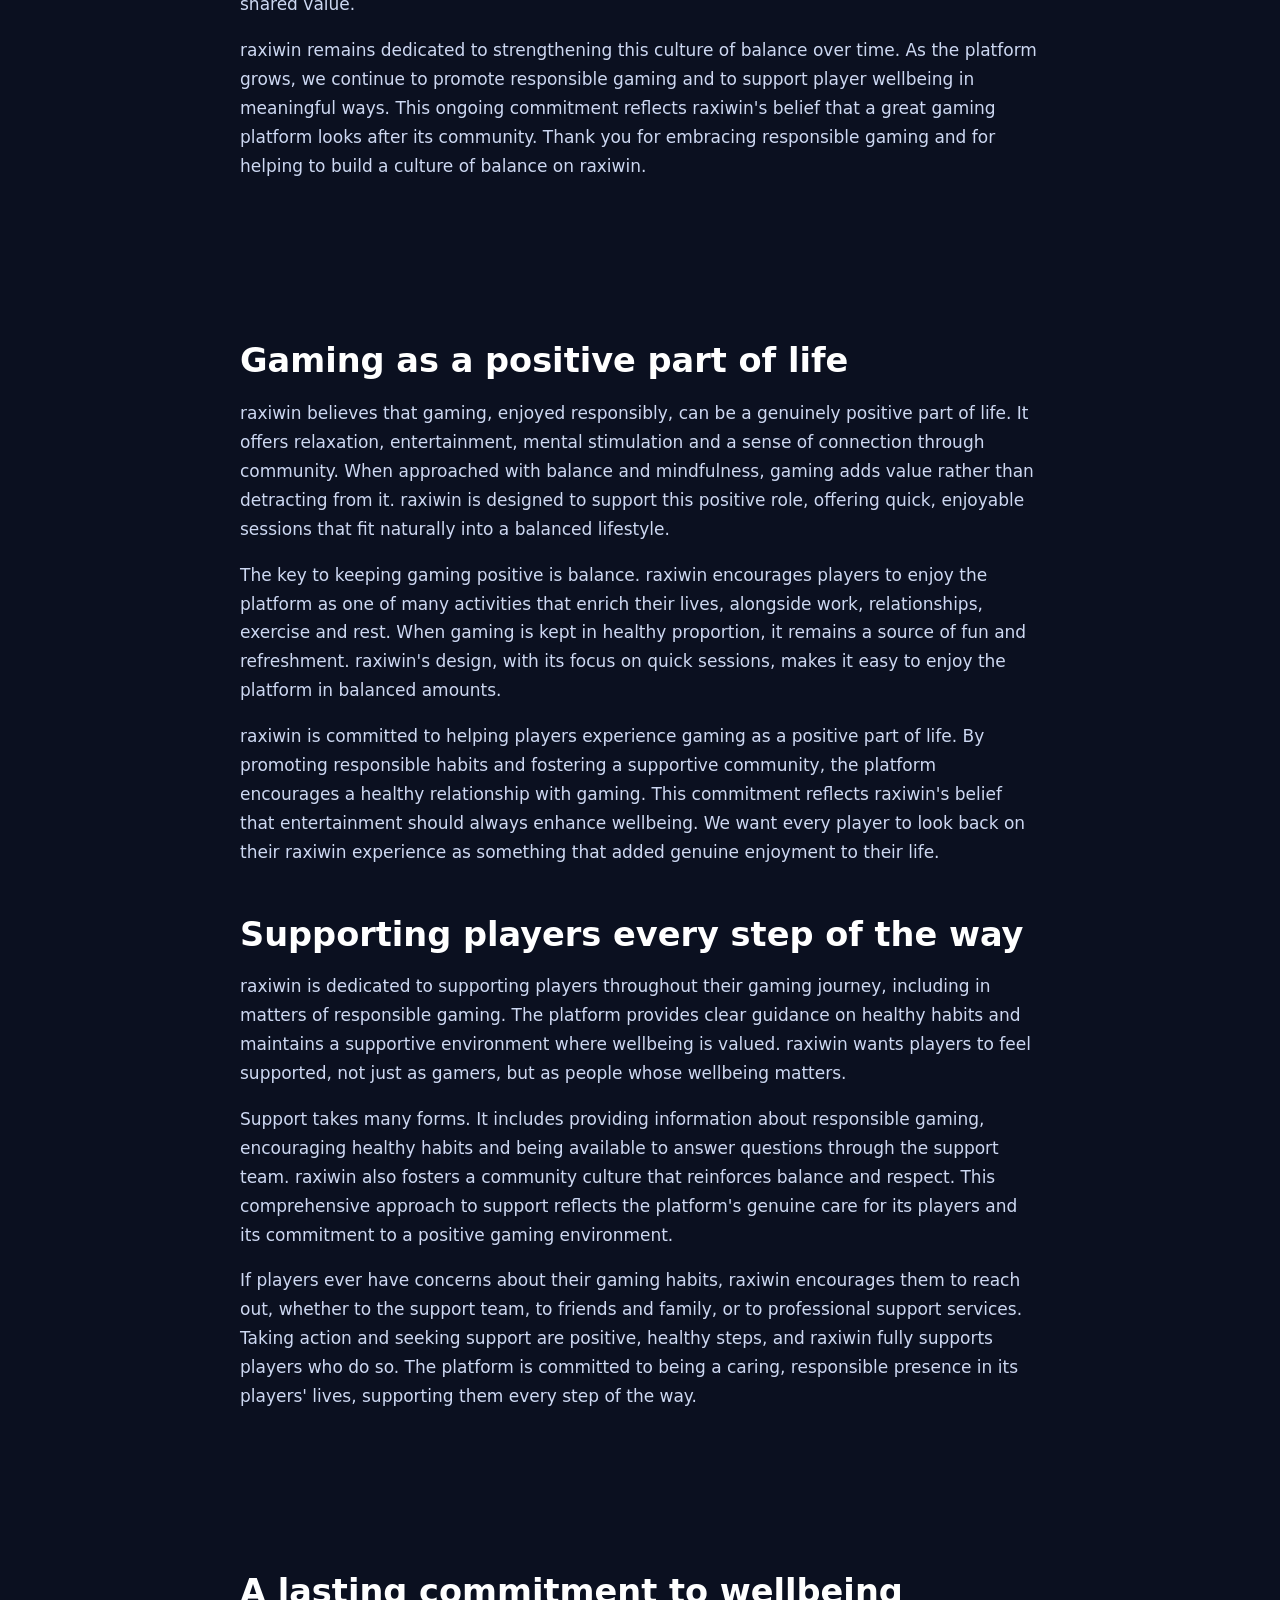
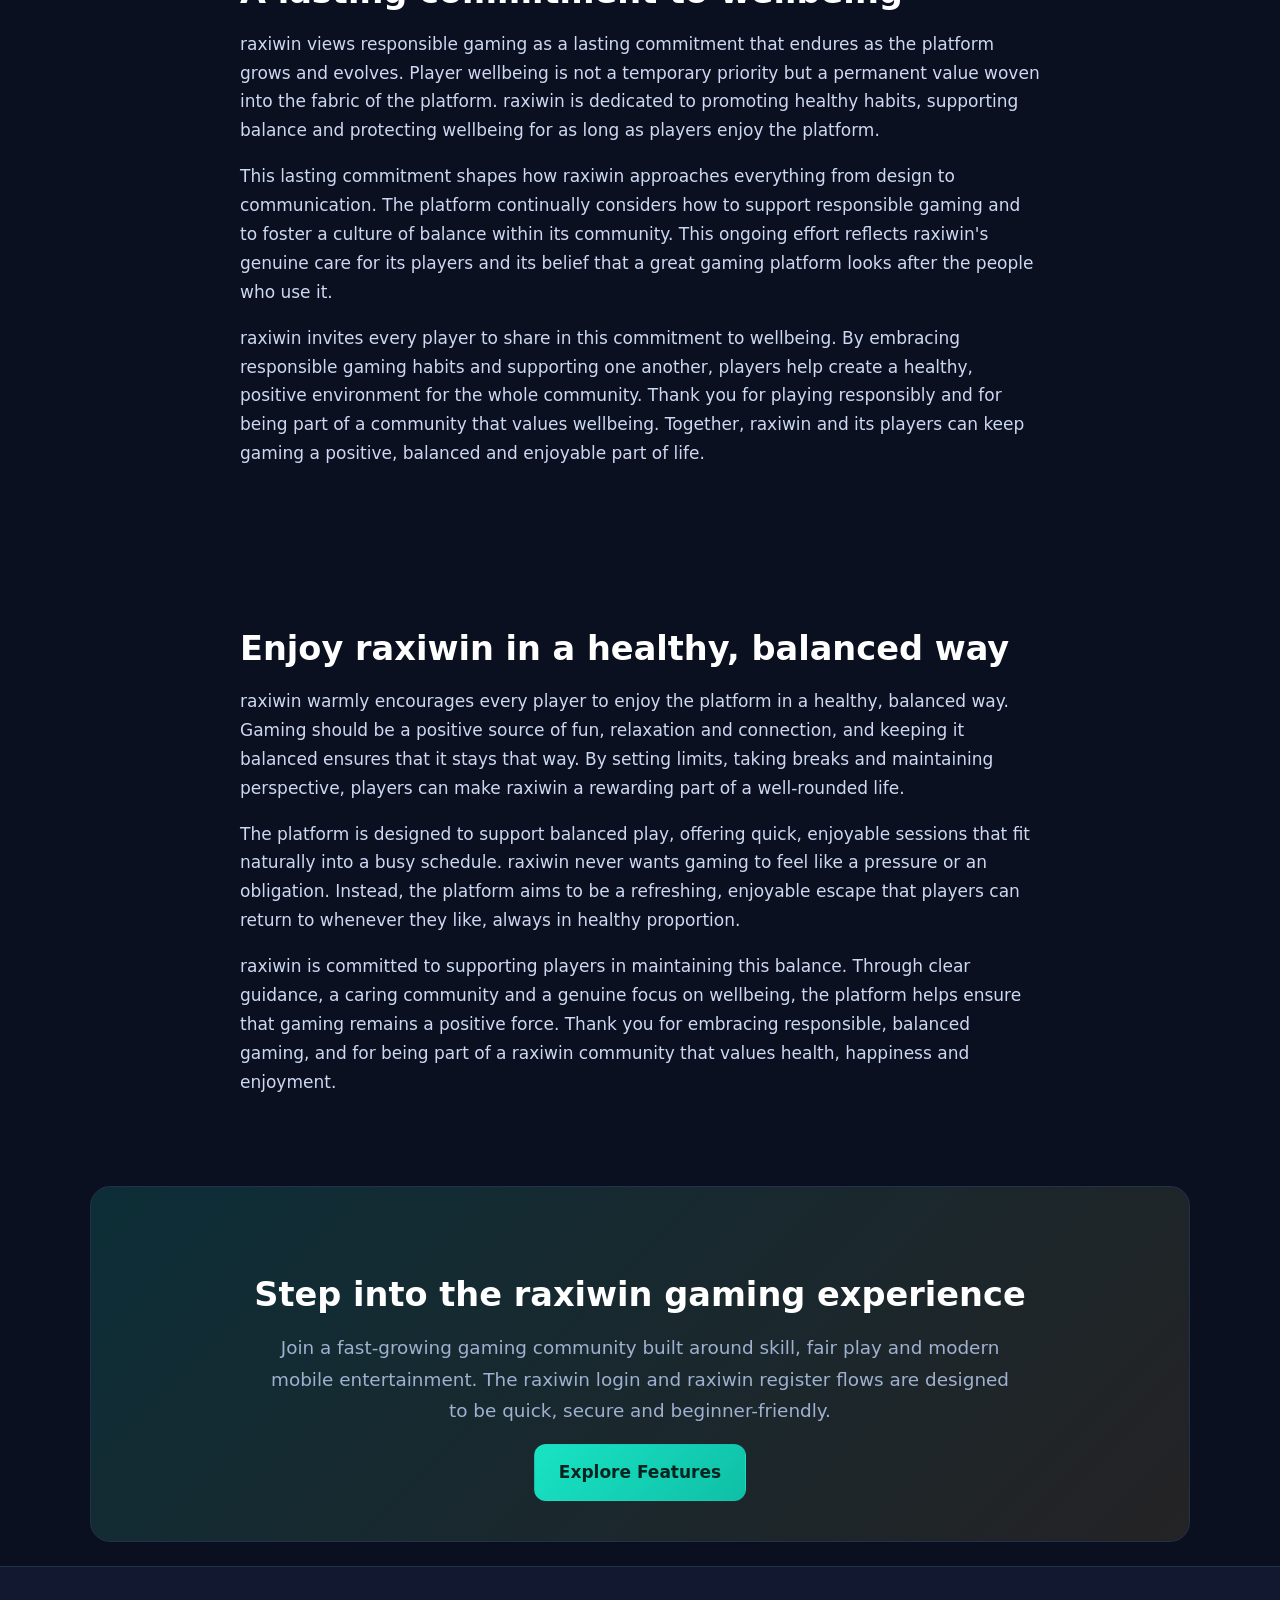
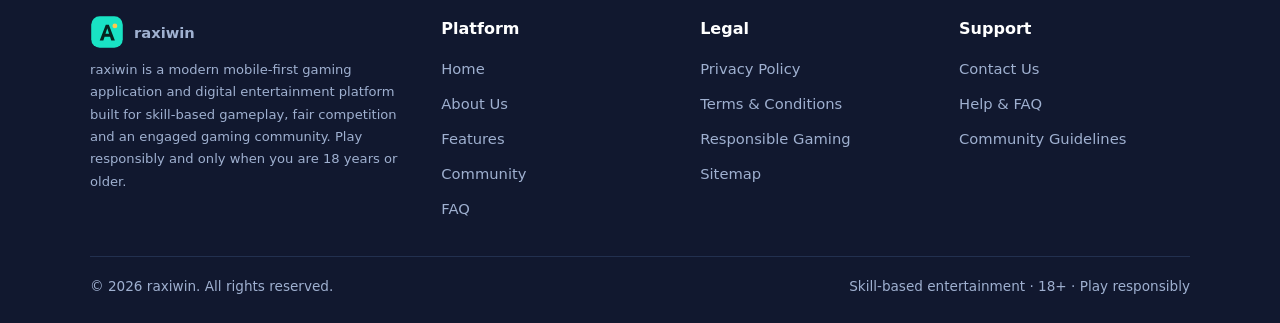
<file: responsible-gaming.html>
<!DOCTYPE html>
<html lang="en">
<head>
<meta charset="utf-8">
<meta name="viewport" content="width=device-width, initial-scale=1">
<title>Responsible Gaming | raxiwin Player Wellbeing</title>
<meta name="description" content="raxiwin promotes responsible gaming with healthy habits, balance and player wellbeing at its core. Learn how to keep your raxiwin gaming experience positive, balanced and fun.">
<link rel="canonical" href="https://raxiwingames.games/responsible-gaming.html">
<meta name="robots" content="index, follow, max-image-preview:large, max-snippet:-1, max-video-preview:-1">
<meta name="theme-color" content="#0b1020">
<meta name="author" content="raxiwin">
<meta property="og:type" content="website">
<meta property="og:site_name" content="raxiwin">
<meta property="og:title" content="Responsible Gaming | raxiwin Player Wellbeing">
<meta property="og:description" content="raxiwin promotes responsible gaming with healthy habits, balance and player wellbeing at its core. Learn how to keep your raxiwin gaming experience positive, balanced and fun.">
<meta property="og:url" content="https://raxiwingames.games/responsible-gaming.html">
<meta property="og:image" content="https://raxiwingames.games/assets/img/hero.jpg">
<meta name="twitter:card" content="summary_large_image">
<meta name="twitter:title" content="Responsible Gaming | raxiwin Player Wellbeing">
<meta name="twitter:description" content="raxiwin promotes responsible gaming with healthy habits, balance and player wellbeing at its core. Learn how to keep your raxiwin gaming experience positive, balanced and fun.">
<meta name="twitter:image" content="https://raxiwingames.games/assets/img/hero.jpg">
<link rel="icon" type="image/svg+xml" href="/assets/img/favicon.svg">
<link rel="apple-touch-icon" href="/assets/img/app-icon.svg">
<link rel="preload" as="image" href="/assets/img/hero.jpg">
<link rel="stylesheet" href="/assets/css/style.css">
<script type="application/ld+json">{"@context": "https://schema.org", "@type": "Organization", "name": "raxiwin", "url": "https://raxiwingames.games", "logo": "https://raxiwingames.games/assets/img/logo.svg", "description": "raxiwin is a modern mobile-first gaming application and digital entertainment platform offering skill-based gameplay, fair competition and a vibrant gaming community.", "sameAs": [], "contactPoint": {"@type": "ContactPoint", "contactType": "customer support", "email": "support@raxiwingames.games", "availableLanguage": ["English"]}}</script>
<script type="application/ld+json">{"@context": "https://schema.org", "@type": "WebSite", "name": "raxiwin", "url": "https://raxiwingames.games", "potentialAction": {"@type": "SearchAction", "target": "https://raxiwingames.games/faq.html?q={search_term_string}", "query-input": "required name=search_term_string"}}</script>
<script type="application/ld+json">{"@context": "https://schema.org", "@type": "WebPage", "name": "Responsible Gaming | raxiwin Player Wellbeing", "description": "raxiwin promotes responsible gaming with healthy habits, balance and player wellbeing at its core. Learn how to keep your raxiwin gaming experience positive, balanced and fun.", "url": "https://raxiwingames.games/responsible-gaming.html", "isPartOf": {"@type": "WebSite", "name": "raxiwin", "url": "https://raxiwingames.games"}, "inLanguage": "en"}</script>
<script type="application/ld+json">{"@context": "https://schema.org", "@type": "BreadcrumbList", "itemListElement": [{"@type": "ListItem", "position": 1, "name": "Home", "item": "https://raxiwingames.games/"}, {"@type": "ListItem", "position": 2, "name": "Responsible Gaming", "item": "https://raxiwingames.games/responsible-gaming.html"}]}</script>
</head>
<body>
<a class="skip" href="#main">Skip to main content</a>
<header class="site-header">
<nav class="nav container" aria-label="Primary">
<a class="brand" href="/" aria-label="raxiwin home">
<svg viewBox="0 0 56 56" width="34" height="34" aria-hidden="true"><defs><linearGradient id="hg" x1="0" y1="0" x2="1" y2="1"><stop offset="0" stop-color="#19e3c4"/><stop offset="1" stop-color="#0fbfa6"/></linearGradient></defs><rect x="2" y="2" width="52" height="52" rx="14" fill="url(#hg)"/><path d="M16 42 L26 16 L31 16 L41 42 L35 42 L33 36 L24 36 L22 42 Z M25.5 31 L31.5 31 L28.5 22 Z" fill="#06241f"/><circle cx="41" cy="18" r="4" fill="#ffc94d"/></svg>
<span>raxiwin</span></a>
<button class="burger" aria-label="Toggle menu" aria-expanded="false" aria-controls="primary-menu">&#9776;</button>
<ul class="menu" id="primary-menu"><li><a href="/index.html">Home</a></li><li><a href="/about.html">About</a></li><li><a href="/features.html">Features</a></li><li><a href="/community.html">Community</a></li><li><a href="/responsible-gaming.html" aria-current="page">Responsible Gaming</a></li><li><a href="/faq.html">FAQ</a></li><li><a href="/contact.html">Contact</a></li><li><a class="cta" href="/contact.html">Get Support</a></li></ul>
</nav></header>
<nav class="breadcrumb container" aria-label="Breadcrumb"><a href='/'>Home</a> &rsaquo; <span aria-current='page'>Responsible Gaming</span></nav><main id="main">
<section class="hero"><div class="container">
  <span class="eyebrow">RESPONSIBLE GAMING</span>
  <h1>Responsible gaming at raxiwin</h1>
  <p class="lead">raxiwin is committed to keeping gaming a positive, balanced and enjoyable part of your life. Learn about our responsible gaming philosophy, the tools and guidance we provide, and how to keep your raxiwin experience healthy.</p>
</div></section>
<section><div class="container article">
  <h2>Our commitment to responsible gaming</h2>
  <p>At raxiwin, we believe that gaming should always be fun, balanced and under your control. As a modern digital entertainment platform, raxiwin takes its responsibility to players seriously. Responsible gaming is not a footnote for us; it is a core principle woven into the design and culture of the entire platform. We want every player to enjoy raxiwin as a source of entertainment and skill-based fun, never as a source of stress or pressure.</p>
  <p>This commitment reflects our broader values as a trustworthy gaming brand. raxiwin is built on fairness, transparency and respect for players, and responsible gaming is a natural extension of those values. By promoting healthy habits and providing clear guidance, raxiwin aims to set a standard for what a caring, professional gaming platform should look like. Your wellbeing matters to us, and that belief shapes how raxiwin operates.</p>

  <h2>What responsible gaming means on raxiwin</h2>
  <p>Responsible gaming means treating raxiwin as a form of entertainment and enjoying it in a balanced way. It means playing for fun, staying in control of your time and ensuring that gaming complements your life rather than dominating it. raxiwin encourages players to approach the platform with a healthy mindset, focusing on the enjoyment, skill development and community connection that make the experience rewarding.</p>
  <p>Responsible gaming also means being honest with yourself about your habits. raxiwin encourages players to reflect on how, when and why they play. Gaming should be a positive activity that fits comfortably into your routine. If at any point it begins to feel like more than entertainment, it is important to step back and reassess. raxiwin supports players in maintaining this kind of self-awareness.</p>

  <h2>Healthy gaming habits</h2>
  <p>raxiwin recommends a few simple habits to keep your gaming experience positive and balanced:</p>
  <ul>
    <li><strong>Set time limits.</strong> Decide in advance how long you want to play and stick to it. raxiwin is designed for quick, enjoyable sessions that fit into a busy day, so there is no need to play for extended periods.</li>
    <li><strong>Take regular breaks.</strong> Stepping away from the screen helps keep gaming refreshing rather than tiring. Breaks allow you to return to raxiwin with renewed focus and enjoyment.</li>
    <li><strong>Play for fun.</strong> Approach raxiwin as entertainment. The goal is to enjoy the gaming experience, develop your skills and connect with the community.</li>
    <li><strong>Keep balance.</strong> Make sure gaming complements other activities in your life, such as work, relationships, exercise and rest. A balanced life makes gaming more enjoyable.</li>
    <li><strong>Stay aware.</strong> Pay attention to how gaming makes you feel. If it stops being fun, take a break and reassess your habits.</li>
  </ul>
  <p>These habits help ensure that raxiwin remains a healthy and enjoyable part of your routine. raxiwin encourages every player to adopt practices that keep gaming positive, balanced and under control. Small, mindful choices make a big difference in maintaining a sustainable gaming experience.</p>

  <h2>Gaming should be for adults</h2>
  <p>raxiwin is intended for adults aged 18 and over. The platform is designed as a mature digital entertainment experience, and we ask that players respect this age requirement. raxiwin is committed to promoting responsible participation and ensuring that the platform is used appropriately. If you are responsible for minors, please take steps to ensure they do not access platforms intended for adults.</p>

  <h2>Recognising when to step back</h2>
  <p>Part of responsible gaming is knowing when to take a break. raxiwin encourages players to watch for signs that gaming may be becoming unbalanced, such as spending more time than intended, feeling frustrated, or letting gaming interfere with daily responsibilities. If you notice any of these signs, it is a good idea to step back, take a break and reflect on your habits.</p>
  <p>raxiwin wants players to feel empowered to make healthy choices. Taking a break is always a positive step, and raxiwin fully supports players who choose to do so. The platform will be there when you return, and stepping away when needed is a sign of healthy, responsible gaming. There is never any pressure to keep playing — raxiwin values your wellbeing above all.</p>

  <h2>Support and resources</h2>
  <p>If you ever feel that gaming is affecting your wellbeing, it is important to seek support. While raxiwin promotes responsible gaming and provides guidance, we also encourage players to reach out to friends, family or professional support services if they have concerns. Talking openly about your habits and seeking help when needed are positive, healthy steps.</p>
  <p>raxiwin's support team is also available to assist with questions about the platform and responsible gaming. If you have concerns or need guidance, you can reach out through our contact channels. raxiwin is committed to supporting players and fostering a healthy, positive gaming environment for everyone in the community.</p>

  <h2>Our ongoing responsibility</h2>
  <p>raxiwin views responsible gaming as an ongoing commitment, not a one-time statement. We continually consider how to make the platform safer, healthier and more supportive for players. This includes promoting healthy habits, maintaining clear communication and fostering a community culture that values balance and respect. raxiwin believes that a responsible approach is essential to being a trustworthy gaming brand.</p>
  <p>Ultimately, responsible gaming is a shared effort between raxiwin and its players. We provide the guidance and the supportive environment, and we ask players to engage with the platform mindfully. Together, we can ensure that raxiwin remains a positive, balanced and enjoyable gaming experience for everyone. Thank you for playing responsibly and for being part of the raxiwin community.</p>
</div></section>
<section data-expanded="1"><div class="container article"><h2>Understanding healthy gaming</h2><p>Healthy gaming is about enjoying games as a positive part of a balanced life. For most people, gaming is a fun, harmless form of entertainment and relaxation. raxiwin wants to keep it that way by promoting awareness, balance and good habits. Understanding what healthy gaming looks like is the first step toward maintaining a positive relationship with the platform.</p><p>Healthy gaming involves playing for the right reasons: for fun, for relaxation, for the enjoyment of skill-based competition and for the connection of community. When gaming serves these positive purposes, it adds value to life. raxiwin is designed to support this kind of healthy, enjoyable gaming, offering quick, engaging sessions that fit naturally into a balanced routine.</p><p>Maintaining healthy gaming also means staying mindful. It involves paying attention to how much you play, how it makes you feel and whether it remains enjoyable. raxiwin encourages players to cultivate this kind of self-awareness, because mindfulness is key to keeping gaming a positive part of life. By staying aware, players can ensure that their raxiwin experience stays balanced and fun.</p><h2>Tips for keeping gaming balanced</h2><p>Keeping gaming balanced is easier with a few practical strategies. raxiwin encourages players to set clear boundaries around their gaming, such as deciding in advance how long to play and when to stop. Setting these boundaries helps ensure that gaming complements other activities rather than competing with them. raxiwin's quick session design makes it easy to play in balanced amounts.</p><p>Another helpful strategy is to schedule gaming around other priorities. By making sure that work, relationships, exercise and rest come first, players can enjoy raxiwin as a reward rather than a distraction. This approach keeps gaming in its proper place as a positive form of entertainment. raxiwin supports this balance by being a platform you can enjoy in short, satisfying bursts.</p><p>Taking regular breaks is also important. Stepping away from the screen periodically keeps gaming refreshing and prevents fatigue. raxiwin encourages players to take breaks and to return when they feel ready. These simple habits go a long way toward maintaining a healthy, balanced relationship with gaming, ensuring that the raxiwin experience remains enjoyable over time.</p><h2>Creating a supportive environment</h2><p>raxiwin is committed to creating a supportive environment that promotes responsible gaming. This means more than just providing guidance; it means fostering a community culture that values balance, respect and wellbeing. raxiwin believes that a supportive environment helps every player maintain a healthy relationship with the platform.</p><p>Part of creating this environment involves clear communication. raxiwin communicates openly about responsible gaming, providing players with the information and guidance they need to make healthy choices. This transparency reflects raxiwin's broader commitment to honesty and player care. By being open about responsible gaming, raxiwin empowers players to take control of their experience.</p><p>The raxiwin community also plays a role in creating a supportive environment. By treating each other with respect and encouraging positive habits, community members help reinforce a culture of responsible gaming. raxiwin is grateful for the community's contribution to this effort. Together, raxiwin and its players can maintain an environment where gaming remains a positive, balanced and enjoyable activity.</p><h2>Our ongoing commitment to player wellbeing</h2><p>Player wellbeing is a priority that raxiwin takes seriously and revisits continually. We view responsible gaming as an ongoing commitment rather than a static policy. As the platform evolves, raxiwin remains dedicated to promoting healthy habits, supporting balance and protecting the wellbeing of its community. This commitment is woven into the fabric of the raxiwin brand.</p><p>raxiwin believes that caring for players is simply the right thing to do. A trustworthy gaming platform should look after the people who use it, and raxiwin embraces that responsibility wholeheartedly. By prioritising wellbeing, raxiwin demonstrates that it values players as people, not just as users. This values-driven approach is central to who we are.</p><p>We encourage every player to embrace responsible gaming and to reach out if they ever have concerns. raxiwin is here to support a positive, balanced experience for everyone. Thank you for playing responsibly, for being mindful of your habits and for being part of a community that values wellbeing. Together, we can keep raxiwin a healthy, enjoyable and positive gaming experience for the long term.</p></div></section><section data-expanded2="1"><div class="container article"><h2>Why responsible gaming matters</h2><p>Responsible gaming matters because it ensures that the gaming experience remains positive and beneficial. For the vast majority of players, gaming is a fun, healthy form of entertainment, and raxiwin wants to keep it that way. By promoting responsible gaming, raxiwin helps protect the wellbeing of its community and reinforces the idea that gaming should always enhance life rather than detract from it.</p><p>raxiwin recognises that as a digital entertainment platform, it has a responsibility to its players. Promoting responsible gaming is part of fulfilling that responsibility. It reflects raxiwin's belief that a trustworthy gaming brand should care about the people who use it. This commitment to player wellbeing is woven into the platform's culture and reflected in its ongoing efforts to encourage healthy habits.</p><p>Ultimately, responsible gaming matters because players matter. raxiwin values its community and wants every player to have a positive, balanced experience. By prioritising responsible gaming, raxiwin demonstrates that it sees players as people whose wellbeing is important. This human-centred approach is at the heart of what makes raxiwin a caring, trustworthy gaming platform.</p><h2>Practical steps for responsible play</h2><p>raxiwin encourages players to take practical steps to keep their gaming responsible and balanced. Setting time limits is a simple but effective approach: deciding in advance how long to play and sticking to that decision helps maintain control. raxiwin's quick session design makes it easy to enjoy the platform in balanced, manageable amounts.</p><p>Taking regular breaks is another important step. Stepping away from the screen periodically keeps gaming refreshing and prevents fatigue. raxiwin encourages players to listen to themselves and to take breaks whenever they need to. The platform will always be there when players return, and there is never any pressure to keep playing beyond what feels comfortable and enjoyable.</p><p>Maintaining perspective is also key to responsible play. raxiwin reminds players to view gaming as one part of a balanced life, alongside work, relationships, rest and other interests. When gaming is kept in its proper place as a source of fun and relaxation, it adds genuine value. By following these practical steps, players can ensure that their raxiwin experience remains healthy, positive and enjoyable.</p><h2>Recognising the signs and taking action</h2><p>Part of responsible gaming is being able to recognise when habits may be becoming unbalanced. raxiwin encourages players to stay aware of signs such as playing more than intended, feeling frustrated, or allowing gaming to interfere with daily responsibilities. Recognising these signs early makes it easier to take positive action and restore balance.</p><p>If players notice any of these signs, raxiwin encourages them to take action by stepping back and reassessing their habits. Taking a break is always a healthy choice, and raxiwin fully supports players who choose to do so. There is no pressure to keep playing, and stepping away when needed is a sign of strength and self-awareness rather than something to feel uncertain about.</p><p>raxiwin also encourages players to reach out for support if they have concerns. Talking to friends, family or professional support services can be helpful, and the raxiwin support team is available for questions about the platform. By recognising the signs and taking action, players can maintain a healthy relationship with gaming. raxiwin is here to support players in keeping their experience positive and balanced.</p><h2>Creating a culture of balance</h2><p>raxiwin aspires to create a culture of balance within its community, where responsible gaming is the norm rather than the exception. This culture is built through clear communication, supportive guidance and a community that values wellbeing. By fostering this culture, raxiwin helps ensure that gaming remains a positive force in players' lives.</p><p>A culture of balance benefits everyone. When responsible gaming is embraced across the community, players support one another in maintaining healthy habits. This collective commitment reinforces the positive atmosphere that defines raxiwin. The platform is proud to nurture a community that takes wellbeing seriously and treats balanced gaming as a shared value.</p><p>raxiwin remains dedicated to strengthening this culture of balance over time. As the platform grows, we continue to promote responsible gaming and to support player wellbeing in meaningful ways. This ongoing commitment reflects raxiwin's belief that a great gaming platform looks after its community. Thank you for embracing responsible gaming and for helping to build a culture of balance on raxiwin.</p></div></section><section data-expanded3="1"><div class="container article"><h2>Gaming as a positive part of life</h2><p>raxiwin believes that gaming, enjoyed responsibly, can be a genuinely positive part of life. It offers relaxation, entertainment, mental stimulation and a sense of connection through community. When approached with balance and mindfulness, gaming adds value rather than detracting from it. raxiwin is designed to support this positive role, offering quick, enjoyable sessions that fit naturally into a balanced lifestyle.</p><p>The key to keeping gaming positive is balance. raxiwin encourages players to enjoy the platform as one of many activities that enrich their lives, alongside work, relationships, exercise and rest. When gaming is kept in healthy proportion, it remains a source of fun and refreshment. raxiwin's design, with its focus on quick sessions, makes it easy to enjoy the platform in balanced amounts.</p><p>raxiwin is committed to helping players experience gaming as a positive part of life. By promoting responsible habits and fostering a supportive community, the platform encourages a healthy relationship with gaming. This commitment reflects raxiwin's belief that entertainment should always enhance wellbeing. We want every player to look back on their raxiwin experience as something that added genuine enjoyment to their life.</p><h2>Supporting players every step of the way</h2><p>raxiwin is dedicated to supporting players throughout their gaming journey, including in matters of responsible gaming. The platform provides clear guidance on healthy habits and maintains a supportive environment where wellbeing is valued. raxiwin wants players to feel supported, not just as gamers, but as people whose wellbeing matters.</p><p>Support takes many forms. It includes providing information about responsible gaming, encouraging healthy habits and being available to answer questions through the support team. raxiwin also fosters a community culture that reinforces balance and respect. This comprehensive approach to support reflects the platform's genuine care for its players and its commitment to a positive gaming environment.</p><p>If players ever have concerns about their gaming habits, raxiwin encourages them to reach out, whether to the support team, to friends and family, or to professional support services. Taking action and seeking support are positive, healthy steps, and raxiwin fully supports players who do so. The platform is committed to being a caring, responsible presence in its players' lives, supporting them every step of the way.</p></div></section><section data-expanded4="1"><div class="container article"><h2>A lasting commitment to wellbeing</h2><p>raxiwin views responsible gaming as a lasting commitment that endures as the platform grows and evolves. Player wellbeing is not a temporary priority but a permanent value woven into the fabric of the platform. raxiwin is dedicated to promoting healthy habits, supporting balance and protecting wellbeing for as long as players enjoy the platform.</p><p>This lasting commitment shapes how raxiwin approaches everything from design to communication. The platform continually considers how to support responsible gaming and to foster a culture of balance within its community. This ongoing effort reflects raxiwin's genuine care for its players and its belief that a great gaming platform looks after the people who use it.</p><p>raxiwin invites every player to share in this commitment to wellbeing. By embracing responsible gaming habits and supporting one another, players help create a healthy, positive environment for the whole community. Thank you for playing responsibly and for being part of a community that values wellbeing. Together, raxiwin and its players can keep gaming a positive, balanced and enjoyable part of life.</p></div></section><section data-expanded5="1"><div class="container article"><h2>Enjoy raxiwin in a healthy, balanced way</h2><p>raxiwin warmly encourages every player to enjoy the platform in a healthy, balanced way. Gaming should be a positive source of fun, relaxation and connection, and keeping it balanced ensures that it stays that way. By setting limits, taking breaks and maintaining perspective, players can make raxiwin a rewarding part of a well-rounded life.</p><p>The platform is designed to support balanced play, offering quick, enjoyable sessions that fit naturally into a busy schedule. raxiwin never wants gaming to feel like a pressure or an obligation. Instead, the platform aims to be a refreshing, enjoyable escape that players can return to whenever they like, always in healthy proportion.</p><p>raxiwin is committed to supporting players in maintaining this balance. Through clear guidance, a caring community and a genuine focus on wellbeing, the platform helps ensure that gaming remains a positive force. Thank you for embracing responsible, balanced gaming, and for being part of a raxiwin community that values health, happiness and enjoyment.</p></div></section><div class="container"><div class="band">
<h2>Step into the raxiwin gaming experience</h2>
<p class="lead center" style="margin:0 auto 18px">Join a fast-growing gaming community built around skill, fair play and modern mobile entertainment. The raxiwin login and raxiwin register flows are designed to be quick, secure and beginner-friendly.</p>
<a class="btn btn-primary" href="/features.html">Explore Features</a>
</div></div>
</main><footer class="site-footer">
<div class="container">
<div class="foot-grid">
<div>
<a class="brand" href="/" aria-label="raxiwin home" style="margin-bottom:10px">
<svg viewBox="0 0 56 56" width="30" height="30" aria-hidden="true"><rect x="2" y="2" width="52" height="52" rx="14" fill="#19e3c4"/><path d="M16 42 L26 16 L31 16 L41 42 L35 42 L33 36 L24 36 L22 42 Z M25.5 31 L31.5 31 L28.5 22 Z" fill="#06241f"/><circle cx="41" cy="18" r="4" fill="#ffc94d"/></svg>
<span>raxiwin</span></a>
<p class="disclaimer">raxiwin is a modern mobile-first gaming application and digital entertainment platform built for skill-based gameplay, fair competition and an engaged gaming community. Play responsibly and only when you are 18 years or older.</p>
</div>
<div><h4>Platform</h4><ul><li><a href="/index.html">Home</a></li><li><a href="/about.html">About Us</a></li><li><a href="/features.html">Features</a></li><li><a href="/community.html">Community</a></li><li><a href="/faq.html">FAQ</a></li></ul></div>
<div><h4>Legal</h4><ul><li><a href="/privacy-policy.html">Privacy Policy</a></li><li><a href="/terms.html">Terms & Conditions</a></li><li><a href="/responsible-gaming.html">Responsible Gaming</a></li><li><a href="/sitemap.html">Sitemap</a></li></ul></div>
<div><h4>Support</h4><ul><li><a href="/contact.html">Contact Us</a></li><li><a href="/faq.html">Help & FAQ</a></li><li><a href="/community.html">Community Guidelines</a></li></ul></div>
</div>
<div class="foot-bottom">
<span>&copy; <span id="year">2026</span> raxiwin. All rights reserved.</span>
<span>Skill-based entertainment &middot; 18+ &middot; Play responsibly</span>
</div>
</div>
</footer>
<script src="/assets/js/main.js" defer></script>
</body></html>
</file>
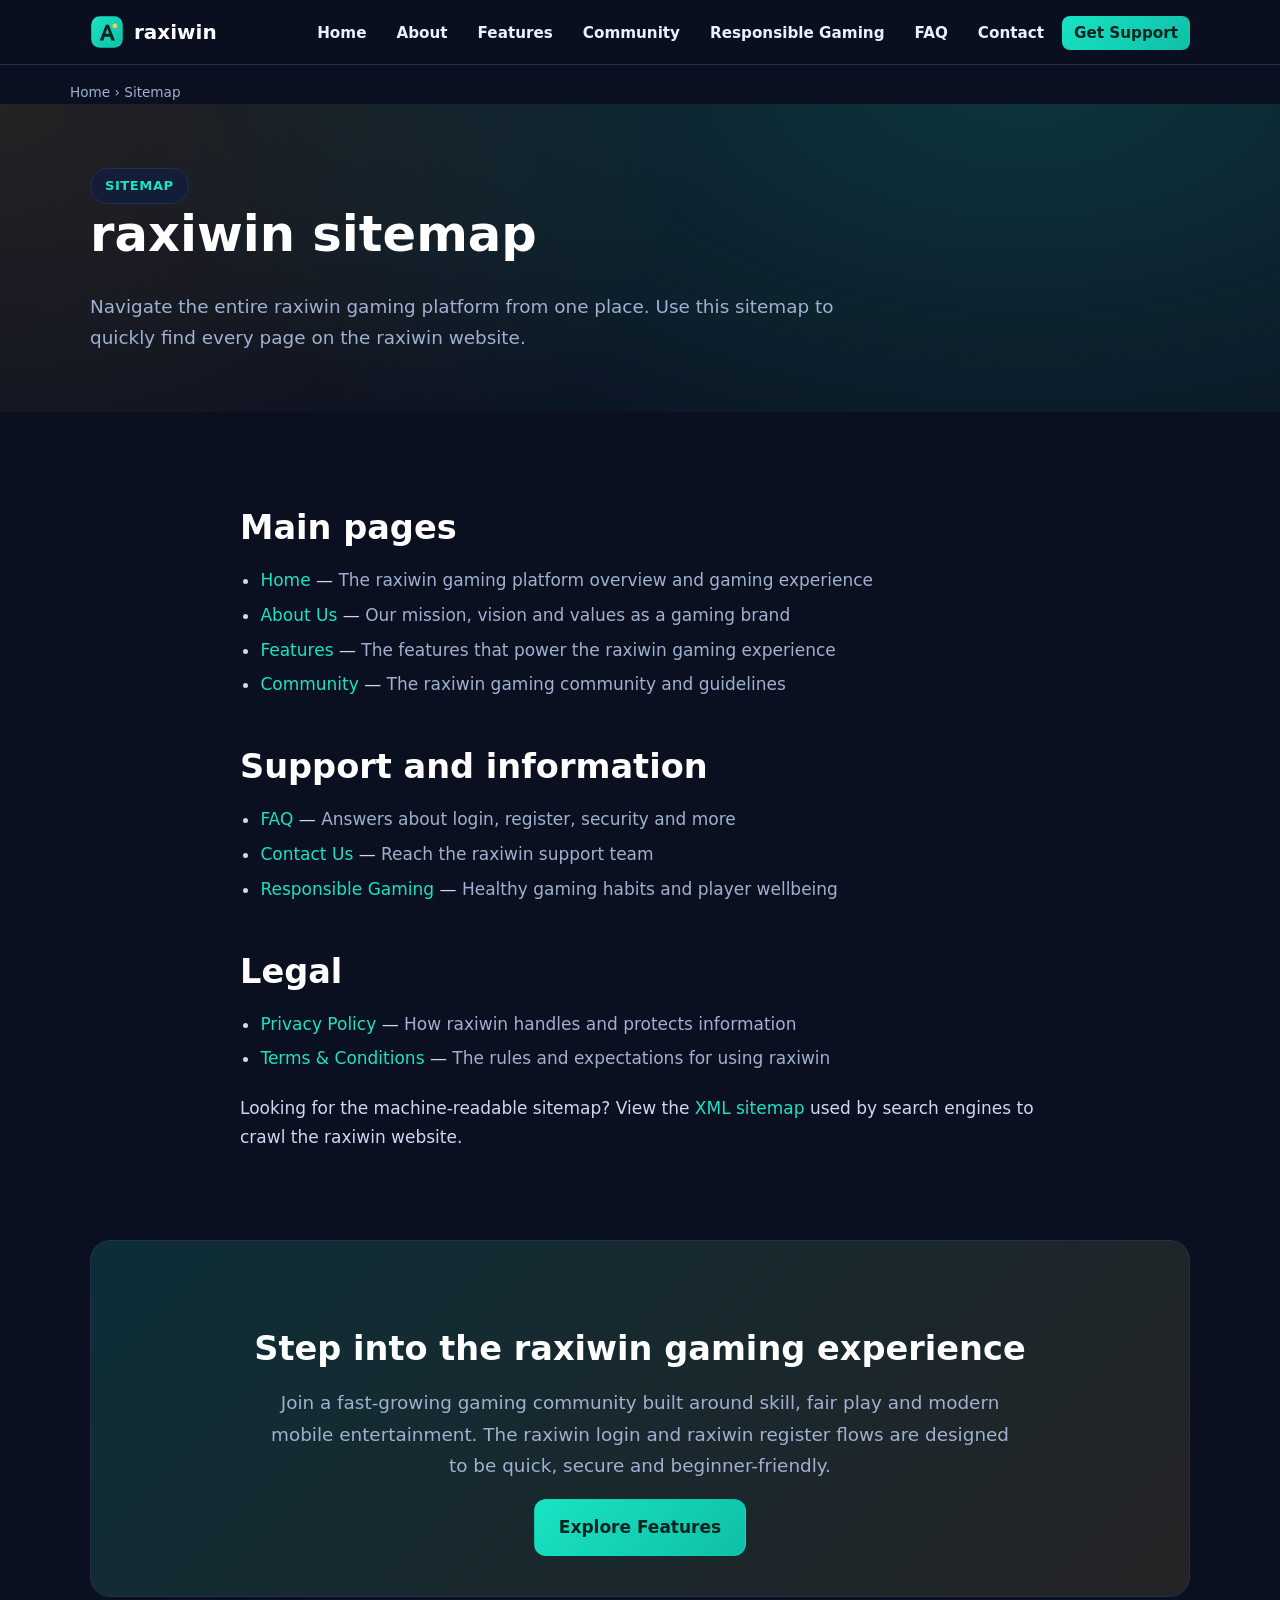
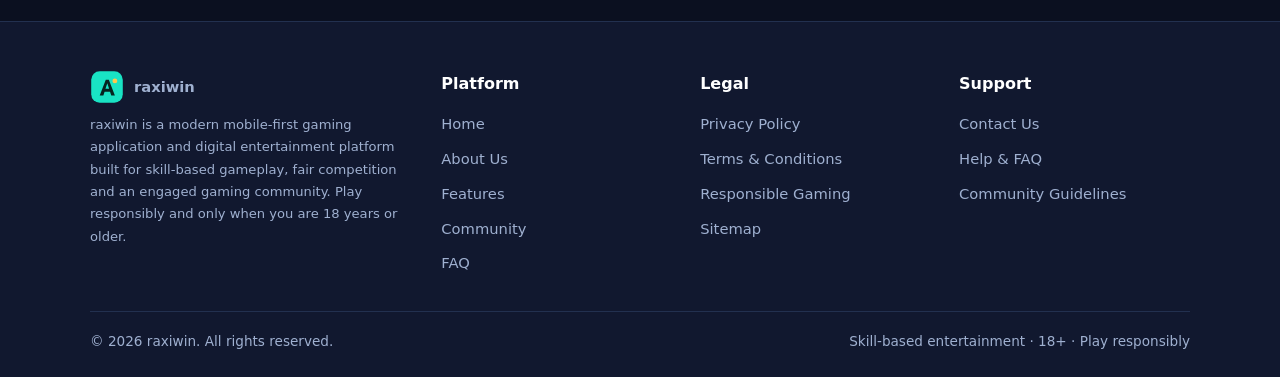
<file: sitemap.html>
<!DOCTYPE html>
<html lang="en">
<head>
<meta charset="utf-8">
<meta name="viewport" content="width=device-width, initial-scale=1">
<title>Sitemap | raxiwin Gaming Platform</title>
<meta name="description" content="Browse the complete raxiwin sitemap to find every page on the raxiwin gaming platform, including features, community, FAQ, contact, responsible gaming and legal pages.">
<link rel="canonical" href="https://raxiwingames.games/sitemap.html">
<meta name="robots" content="index, follow, max-image-preview:large, max-snippet:-1, max-video-preview:-1">
<meta name="theme-color" content="#0b1020">
<meta name="author" content="raxiwin">
<meta property="og:type" content="website">
<meta property="og:site_name" content="raxiwin">
<meta property="og:title" content="Sitemap | raxiwin Gaming Platform">
<meta property="og:description" content="Browse the complete raxiwin sitemap to find every page on the raxiwin gaming platform, including features, community, FAQ, contact, responsible gaming and legal pages.">
<meta property="og:url" content="https://raxiwingames.games/sitemap.html">
<meta property="og:image" content="https://raxiwingames.games/assets/img/hero.jpg">
<meta name="twitter:card" content="summary_large_image">
<meta name="twitter:title" content="Sitemap | raxiwin Gaming Platform">
<meta name="twitter:description" content="Browse the complete raxiwin sitemap to find every page on the raxiwin gaming platform, including features, community, FAQ, contact, responsible gaming and legal pages.">
<meta name="twitter:image" content="https://raxiwingames.games/assets/img/hero.jpg">
<link rel="icon" type="image/svg+xml" href="/assets/img/favicon.svg">
<link rel="apple-touch-icon" href="/assets/img/app-icon.svg">
<link rel="preload" as="image" href="/assets/img/hero.jpg">
<link rel="stylesheet" href="/assets/css/style.css">
<script type="application/ld+json">{"@context": "https://schema.org", "@type": "Organization", "name": "raxiwin", "url": "https://raxiwingames.games", "logo": "https://raxiwingames.games/assets/img/logo.svg", "description": "raxiwin is a modern mobile-first gaming application and digital entertainment platform offering skill-based gameplay, fair competition and a vibrant gaming community.", "sameAs": [], "contactPoint": {"@type": "ContactPoint", "contactType": "customer support", "email": "support@raxiwingames.games", "availableLanguage": ["English"]}}</script>
<script type="application/ld+json">{"@context": "https://schema.org", "@type": "WebSite", "name": "raxiwin", "url": "https://raxiwingames.games", "potentialAction": {"@type": "SearchAction", "target": "https://raxiwingames.games/faq.html?q={search_term_string}", "query-input": "required name=search_term_string"}}</script>
<script type="application/ld+json">{"@context": "https://schema.org", "@type": "WebPage", "name": "Sitemap | raxiwin Gaming Platform", "description": "Browse the complete raxiwin sitemap to find every page on the raxiwin gaming platform, including features, community, FAQ, contact, responsible gaming and legal pages.", "url": "https://raxiwingames.games/sitemap.html", "isPartOf": {"@type": "WebSite", "name": "raxiwin", "url": "https://raxiwingames.games"}, "inLanguage": "en"}</script>
<script type="application/ld+json">{"@context": "https://schema.org", "@type": "BreadcrumbList", "itemListElement": [{"@type": "ListItem", "position": 1, "name": "Home", "item": "https://raxiwingames.games/"}, {"@type": "ListItem", "position": 2, "name": "Sitemap", "item": "https://raxiwingames.games/sitemap.html"}]}</script>
</head>
<body>
<a class="skip" href="#main">Skip to main content</a>
<header class="site-header">
<nav class="nav container" aria-label="Primary">
<a class="brand" href="/" aria-label="raxiwin home">
<svg viewBox="0 0 56 56" width="34" height="34" aria-hidden="true"><defs><linearGradient id="hg" x1="0" y1="0" x2="1" y2="1"><stop offset="0" stop-color="#19e3c4"/><stop offset="1" stop-color="#0fbfa6"/></linearGradient></defs><rect x="2" y="2" width="52" height="52" rx="14" fill="url(#hg)"/><path d="M16 42 L26 16 L31 16 L41 42 L35 42 L33 36 L24 36 L22 42 Z M25.5 31 L31.5 31 L28.5 22 Z" fill="#06241f"/><circle cx="41" cy="18" r="4" fill="#ffc94d"/></svg>
<span>raxiwin</span></a>
<button class="burger" aria-label="Toggle menu" aria-expanded="false" aria-controls="primary-menu">&#9776;</button>
<ul class="menu" id="primary-menu"><li><a href="/index.html">Home</a></li><li><a href="/about.html">About</a></li><li><a href="/features.html">Features</a></li><li><a href="/community.html">Community</a></li><li><a href="/responsible-gaming.html">Responsible Gaming</a></li><li><a href="/faq.html">FAQ</a></li><li><a href="/contact.html">Contact</a></li><li><a class="cta" href="/contact.html">Get Support</a></li></ul>
</nav></header>
<nav class="breadcrumb container" aria-label="Breadcrumb"><a href='/'>Home</a> &rsaquo; <span aria-current='page'>Sitemap</span></nav><main id="main">
<section class="hero"><div class="container">
  <span class="eyebrow">SITEMAP</span>
  <h1>raxiwin sitemap</h1>
  <p class="lead">Navigate the entire raxiwin gaming platform from one place. Use this sitemap to quickly find every page on the raxiwin website.</p>
</div></section>
<section><div class="container article">
  <h2>Main pages</h2>
  <ul>
    <li><a href="/">Home</a> &mdash; <span style="color:#9fb0d0">The raxiwin gaming platform overview and gaming experience</span></li>
    <li><a href="/about.html">About Us</a> &mdash; <span style="color:#9fb0d0">Our mission, vision and values as a gaming brand</span></li>
    <li><a href="/features.html">Features</a> &mdash; <span style="color:#9fb0d0">The features that power the raxiwin gaming experience</span></li>
    <li><a href="/community.html">Community</a> &mdash; <span style="color:#9fb0d0">The raxiwin gaming community and guidelines</span></li>
  </ul>
  <h2>Support and information</h2>
  <ul>
    <li><a href="/faq.html">FAQ</a> &mdash; <span style="color:#9fb0d0">Answers about login, register, security and more</span></li>
    <li><a href="/contact.html">Contact Us</a> &mdash; <span style="color:#9fb0d0">Reach the raxiwin support team</span></li>
    <li><a href="/responsible-gaming.html">Responsible Gaming</a> &mdash; <span style="color:#9fb0d0">Healthy gaming habits and player wellbeing</span></li>
  </ul>
  <h2>Legal</h2>
  <ul>
    <li><a href="/privacy-policy.html">Privacy Policy</a> &mdash; <span style="color:#9fb0d0">How raxiwin handles and protects information</span></li>
    <li><a href="/terms.html">Terms & Conditions</a> &mdash; <span style="color:#9fb0d0">The rules and expectations for using raxiwin</span></li>
  </ul>
  <p style="margin-top:18px">Looking for the machine-readable sitemap? View the <a href="/sitemap.xml">XML sitemap</a> used by search engines to crawl the raxiwin website.</p>
</div></section>
<div class="container"><div class="band">
<h2>Step into the raxiwin gaming experience</h2>
<p class="lead center" style="margin:0 auto 18px">Join a fast-growing gaming community built around skill, fair play and modern mobile entertainment. The raxiwin login and raxiwin register flows are designed to be quick, secure and beginner-friendly.</p>
<a class="btn btn-primary" href="/features.html">Explore Features</a>
</div></div>
</main><footer class="site-footer">
<div class="container">
<div class="foot-grid">
<div>
<a class="brand" href="/" aria-label="raxiwin home" style="margin-bottom:10px">
<svg viewBox="0 0 56 56" width="30" height="30" aria-hidden="true"><rect x="2" y="2" width="52" height="52" rx="14" fill="#19e3c4"/><path d="M16 42 L26 16 L31 16 L41 42 L35 42 L33 36 L24 36 L22 42 Z M25.5 31 L31.5 31 L28.5 22 Z" fill="#06241f"/><circle cx="41" cy="18" r="4" fill="#ffc94d"/></svg>
<span>raxiwin</span></a>
<p class="disclaimer">raxiwin is a modern mobile-first gaming application and digital entertainment platform built for skill-based gameplay, fair competition and an engaged gaming community. Play responsibly and only when you are 18 years or older.</p>
</div>
<div><h4>Platform</h4><ul><li><a href="/index.html">Home</a></li><li><a href="/about.html">About Us</a></li><li><a href="/features.html">Features</a></li><li><a href="/community.html">Community</a></li><li><a href="/faq.html">FAQ</a></li></ul></div>
<div><h4>Legal</h4><ul><li><a href="/privacy-policy.html">Privacy Policy</a></li><li><a href="/terms.html">Terms & Conditions</a></li><li><a href="/responsible-gaming.html">Responsible Gaming</a></li><li><a href="/sitemap.html">Sitemap</a></li></ul></div>
<div><h4>Support</h4><ul><li><a href="/contact.html">Contact Us</a></li><li><a href="/faq.html">Help & FAQ</a></li><li><a href="/community.html">Community Guidelines</a></li></ul></div>
</div>
<div class="foot-bottom">
<span>&copy; <span id="year">2026</span> raxiwin. All rights reserved.</span>
<span>Skill-based entertainment &middot; 18+ &middot; Play responsibly</span>
</div>
</div>
</footer>
<script src="/assets/js/main.js" defer></script>
</body></html>
</file>
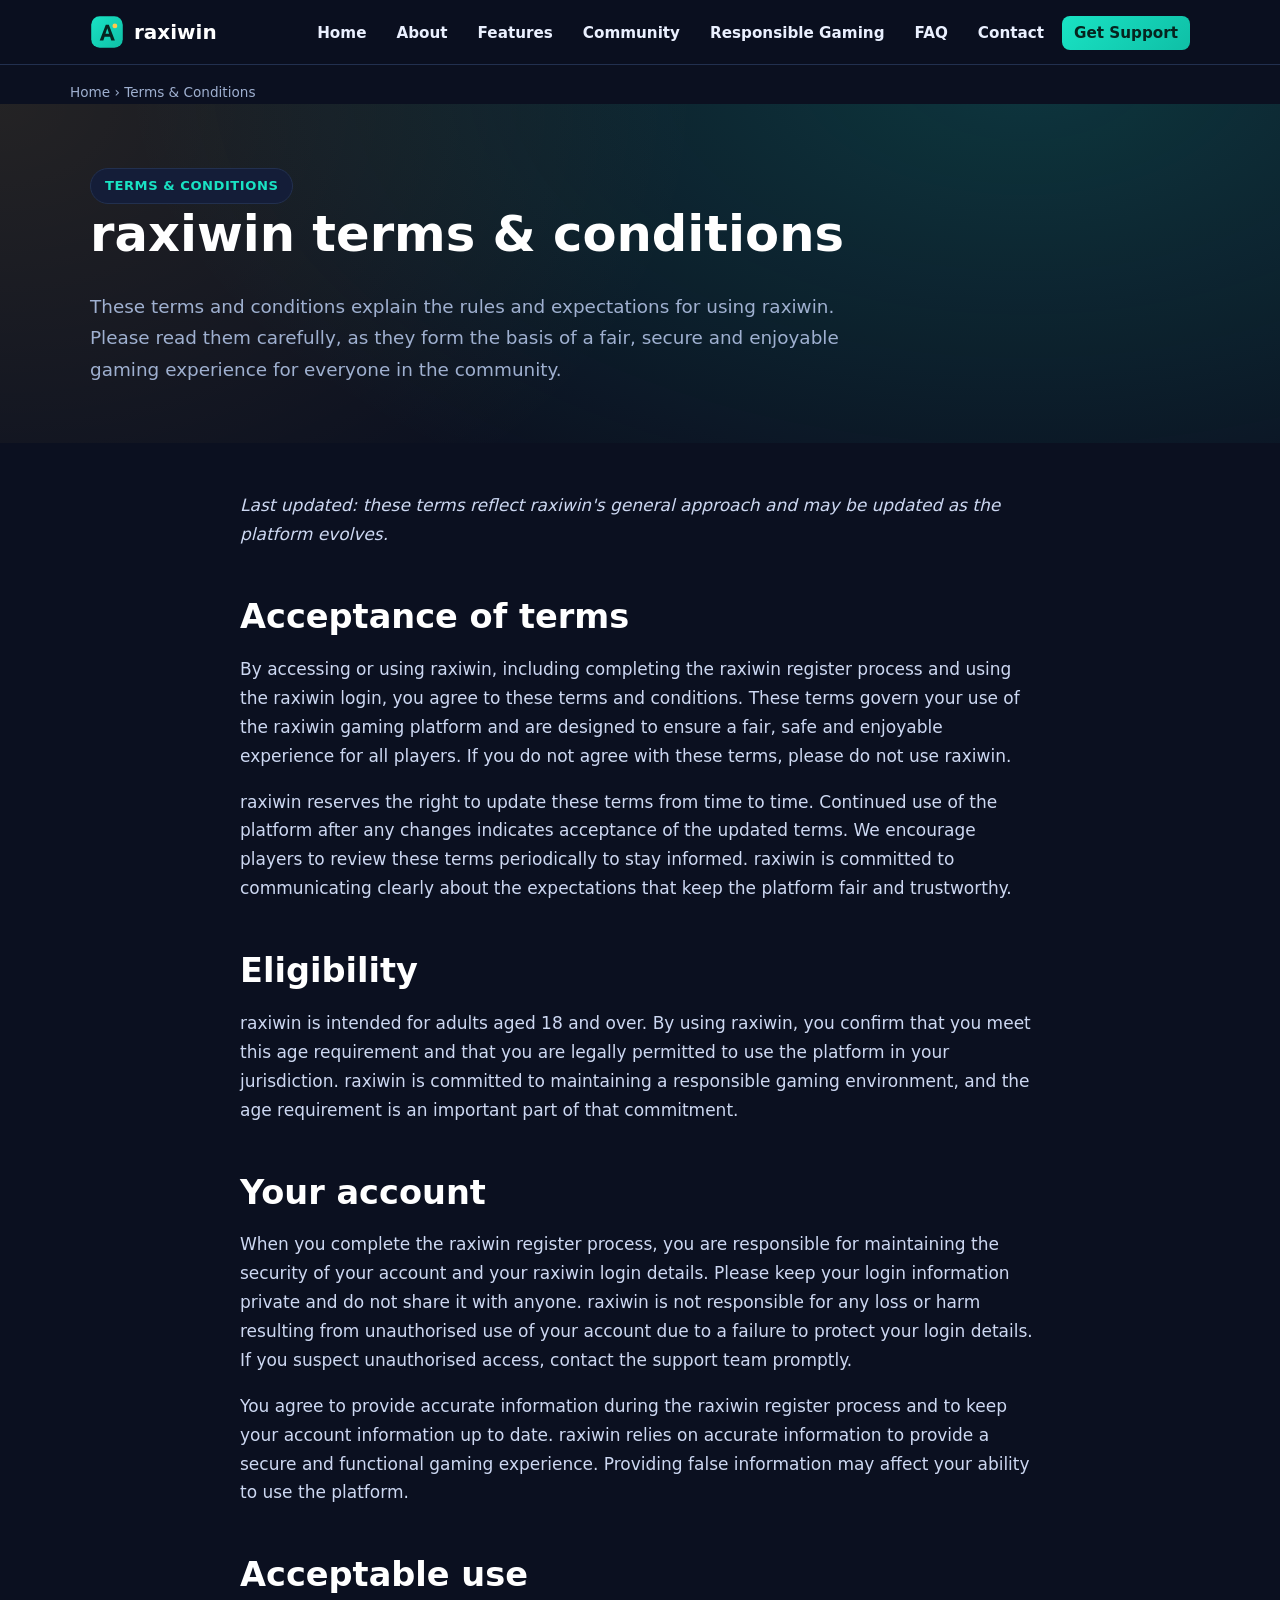
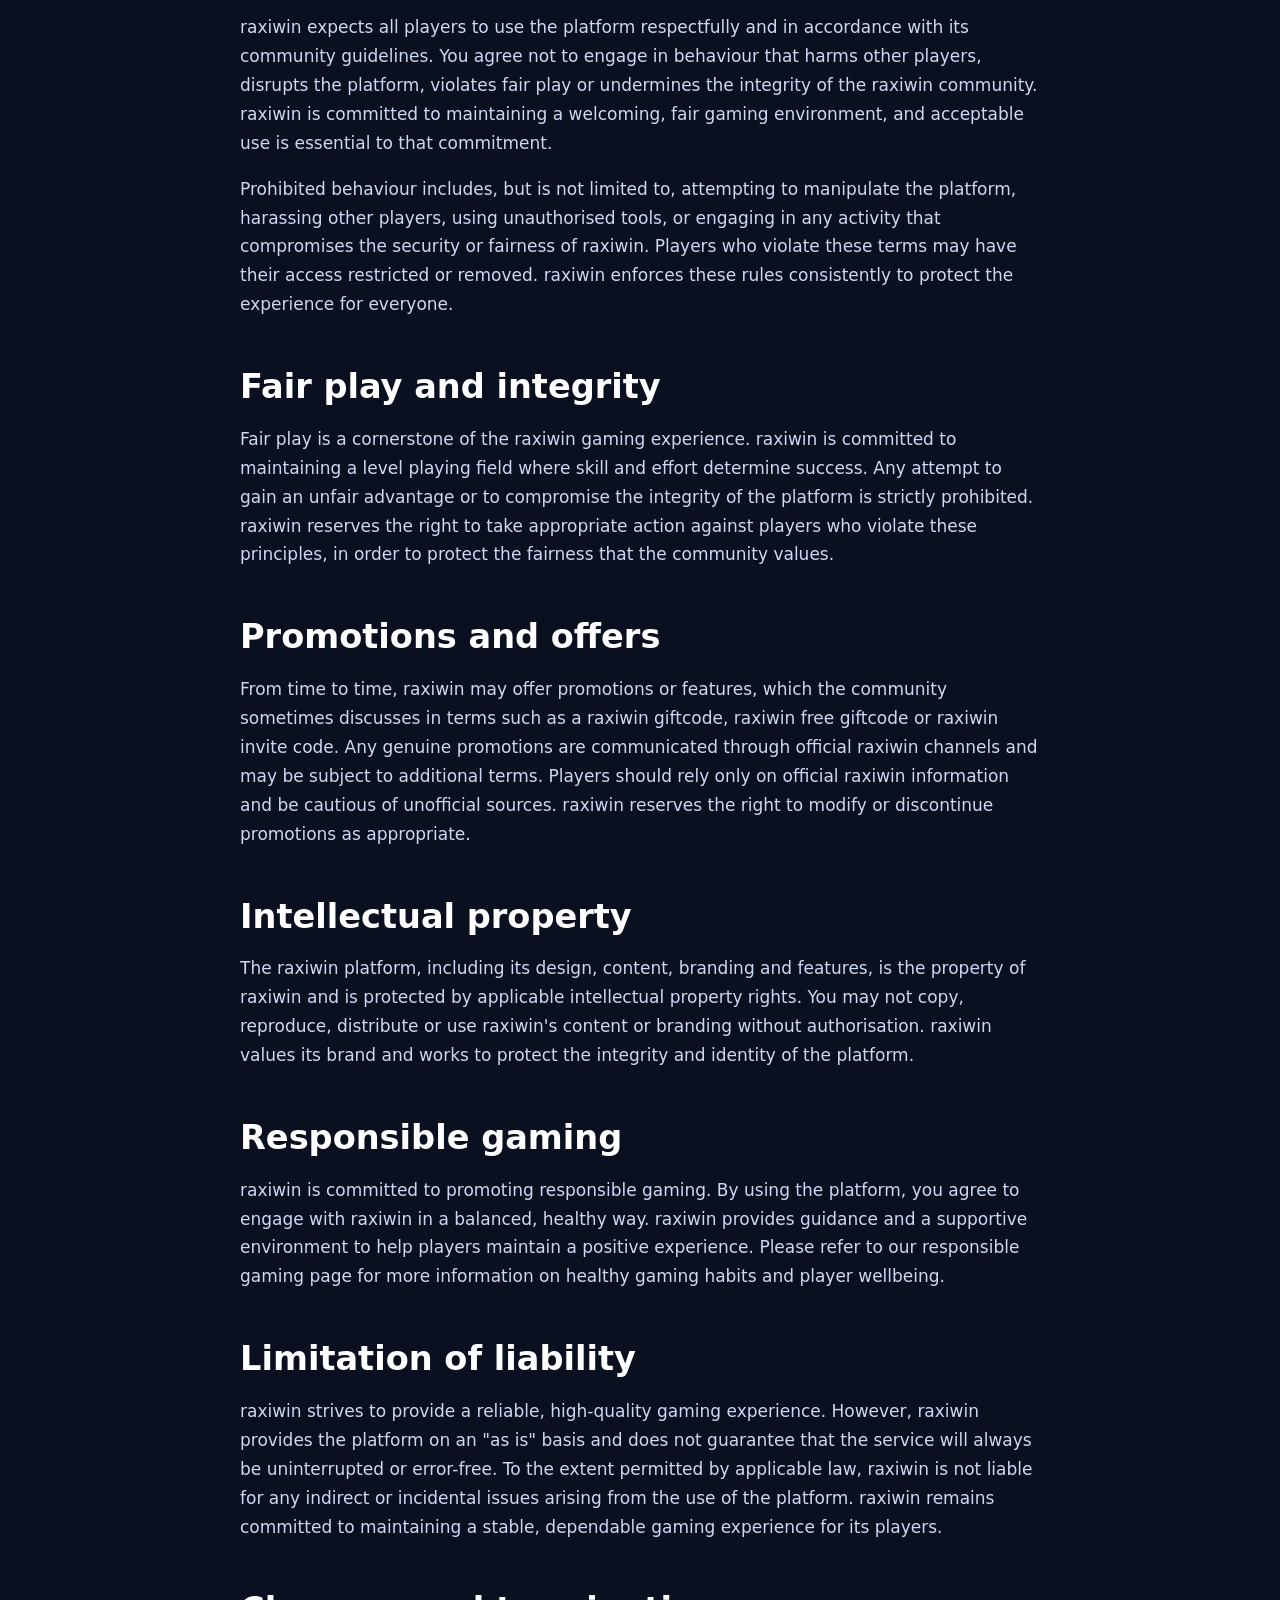
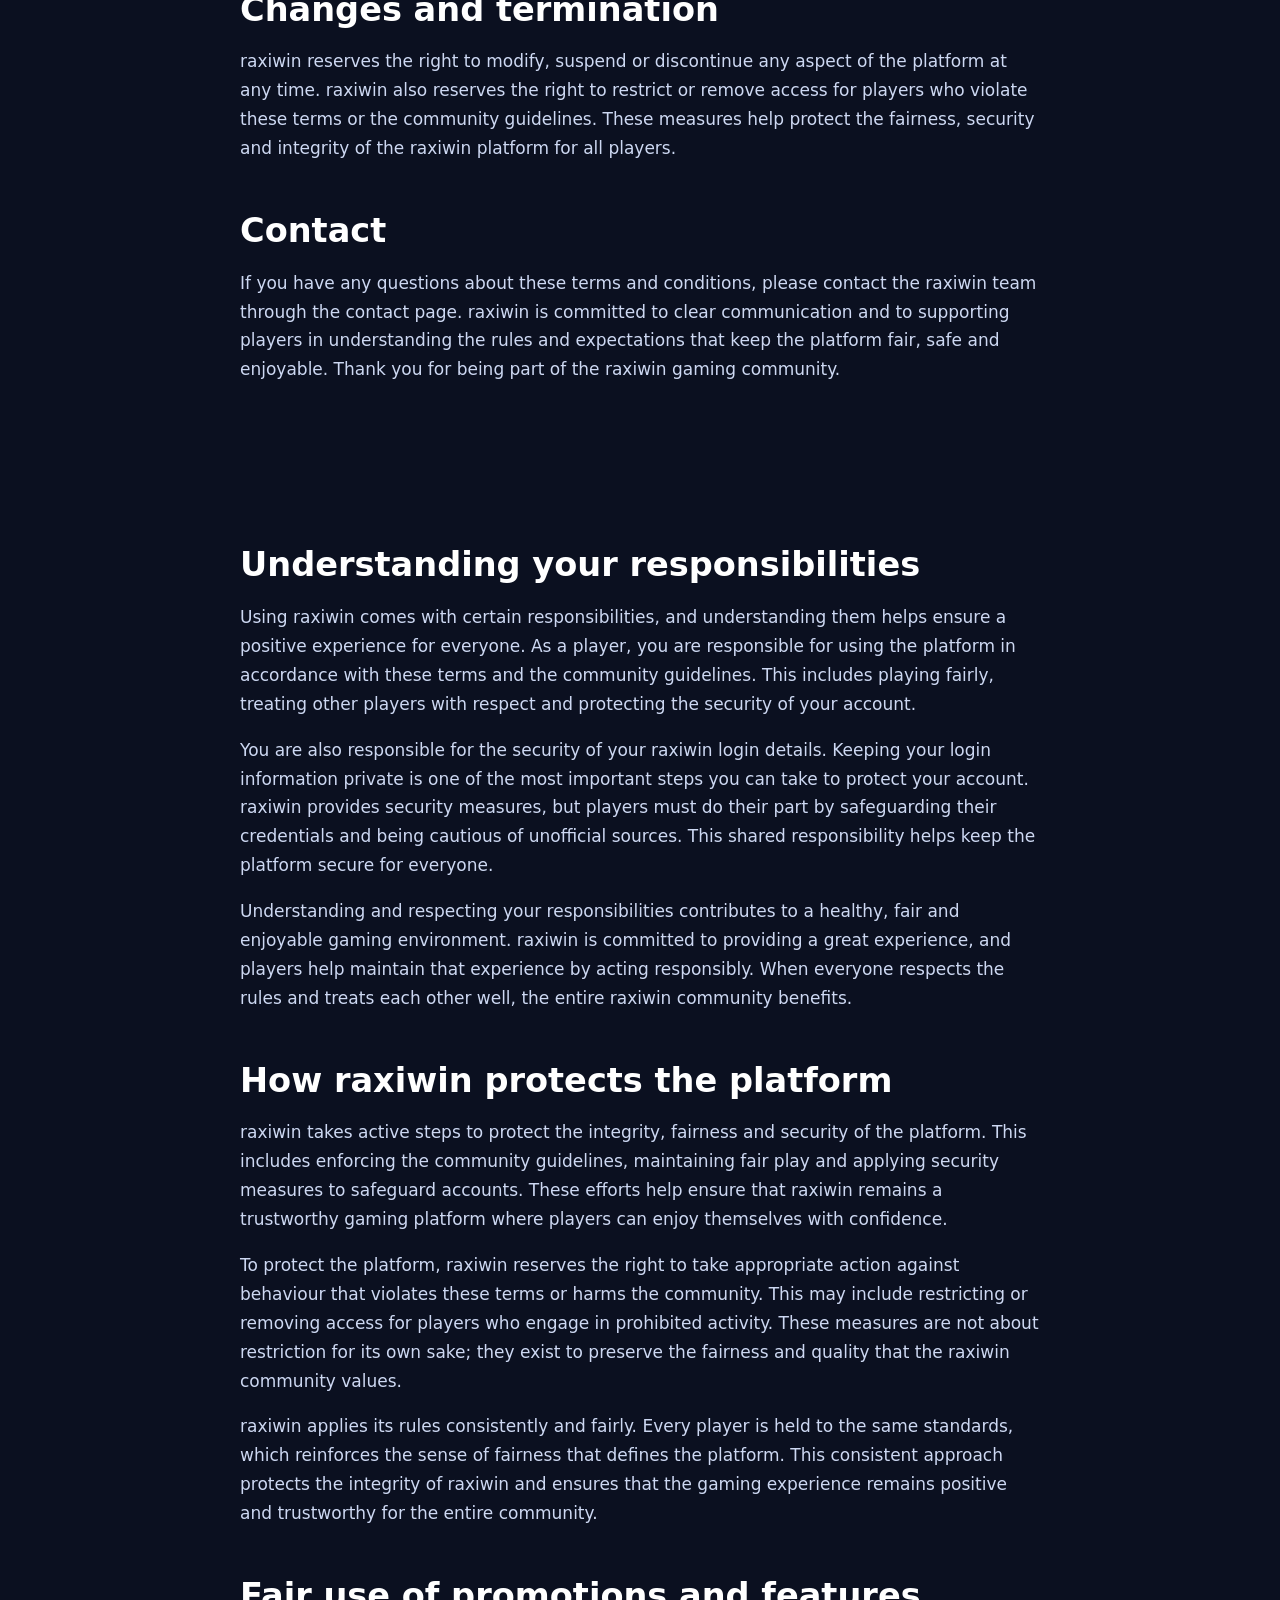
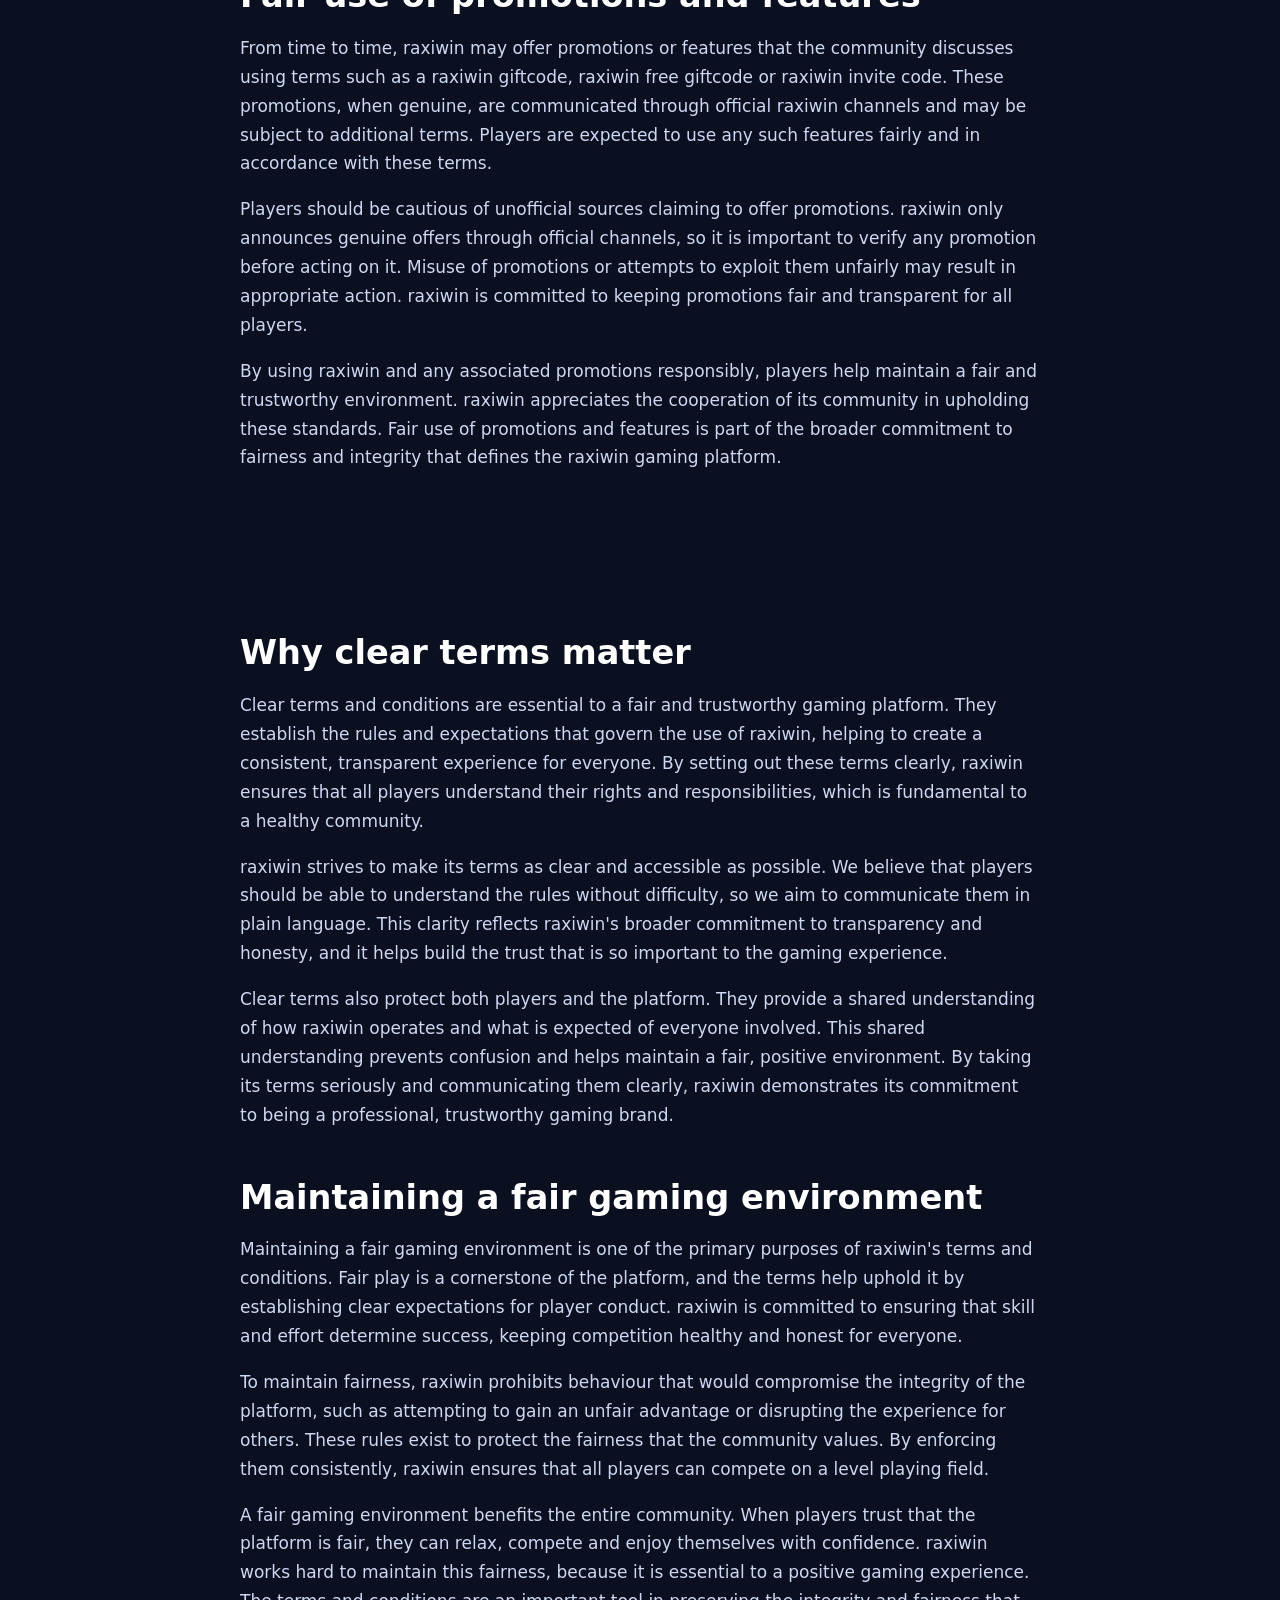
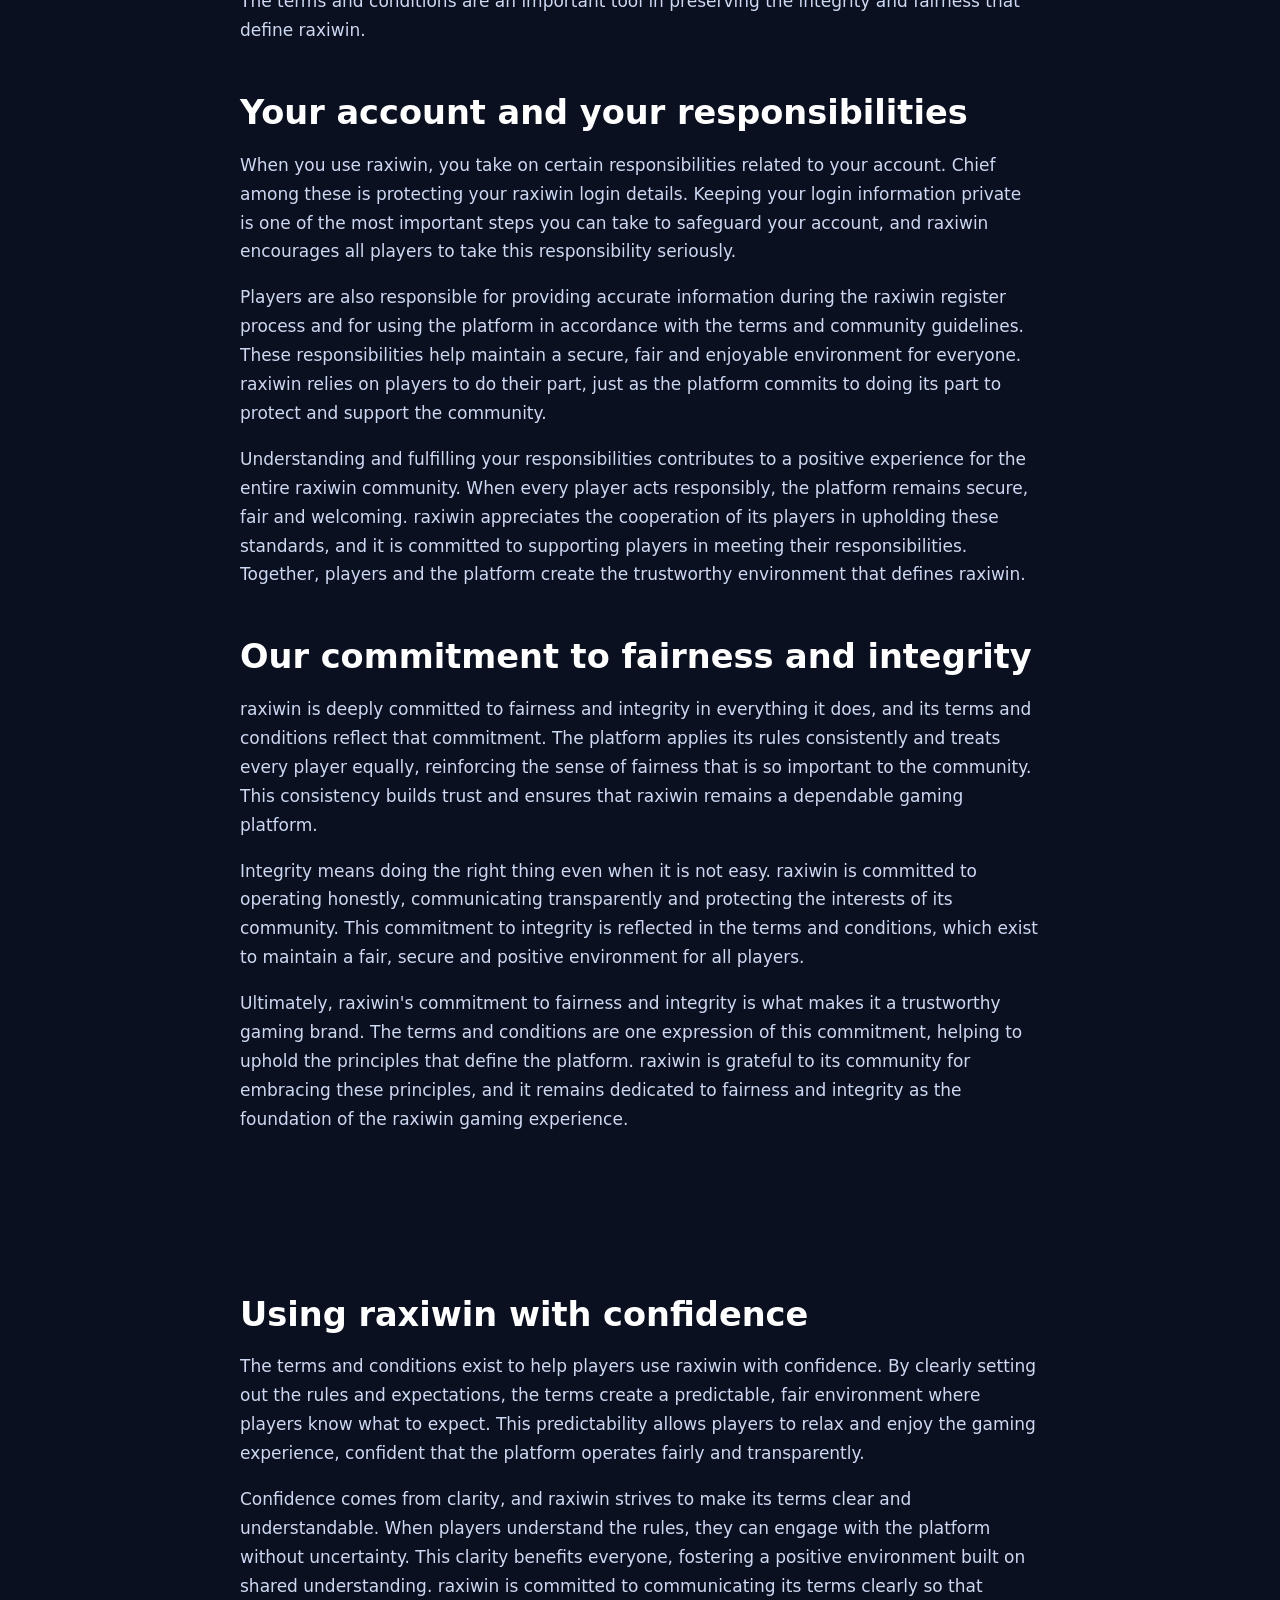
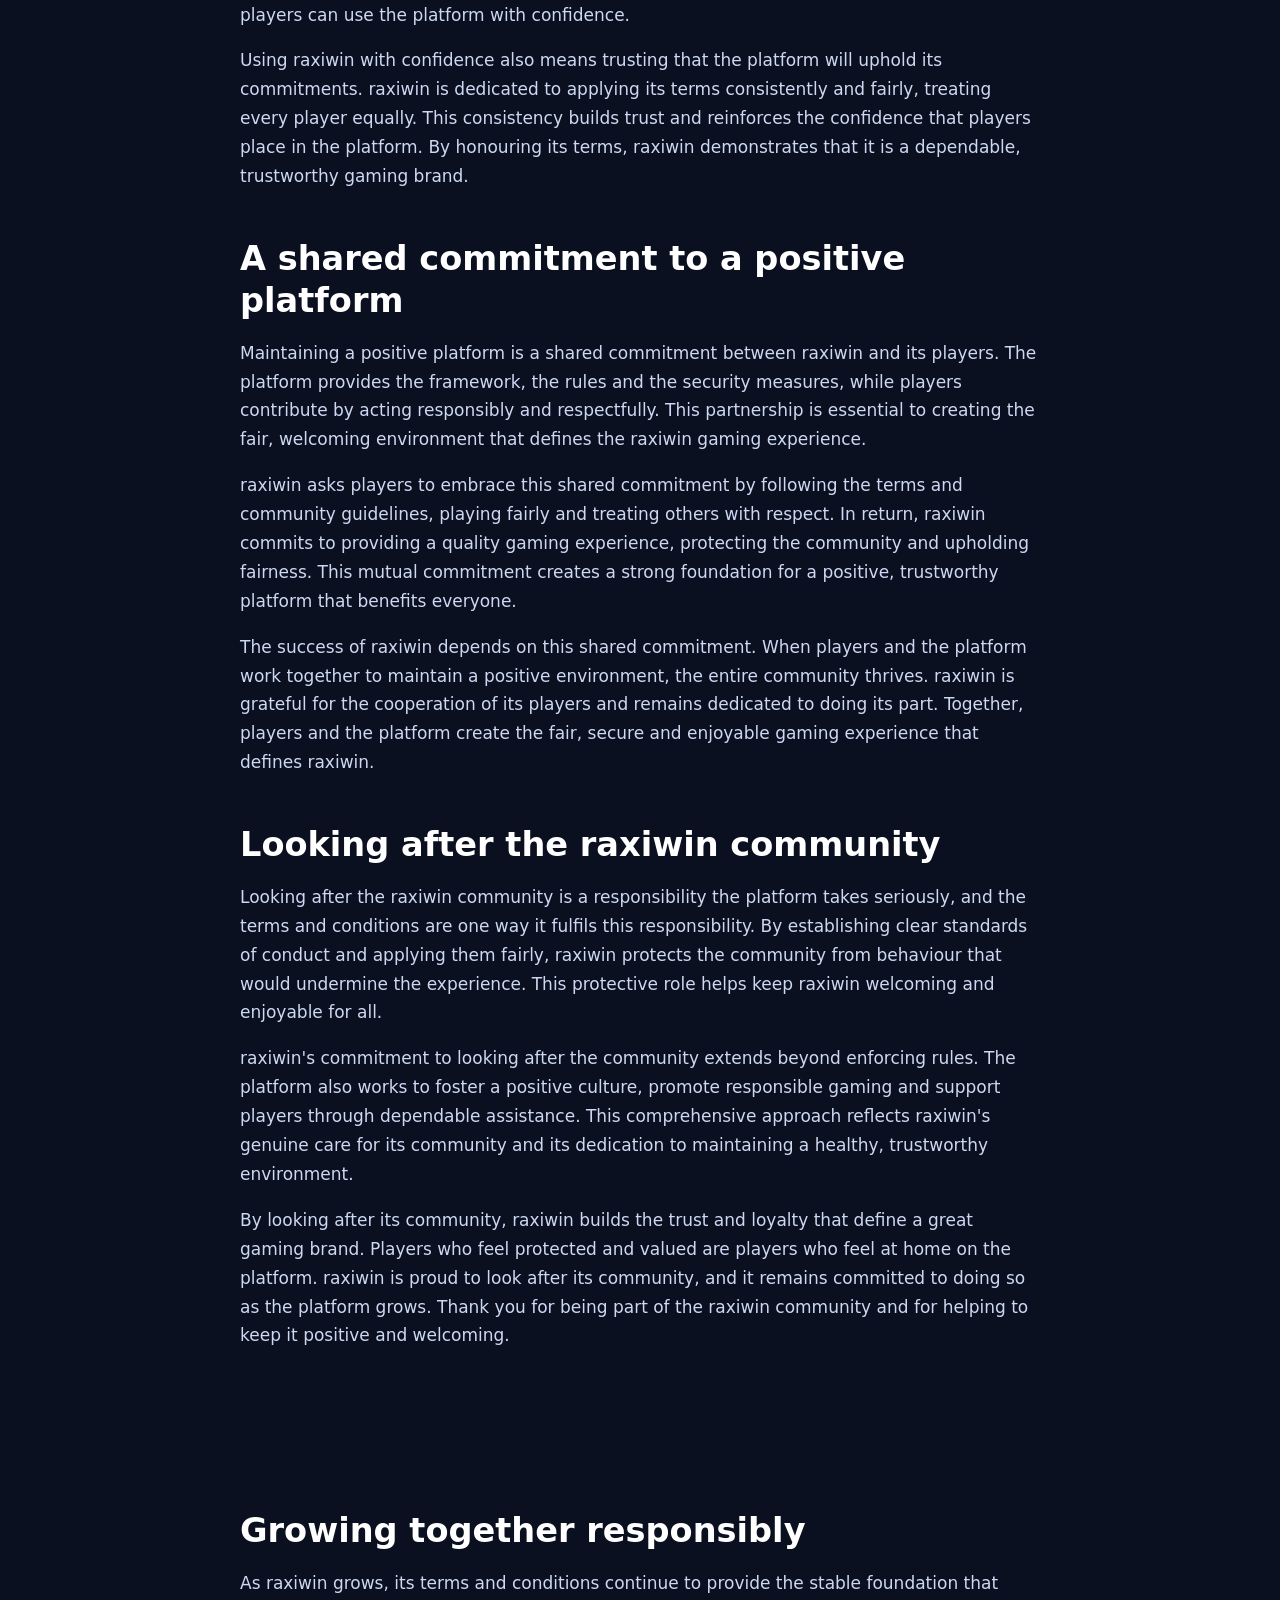
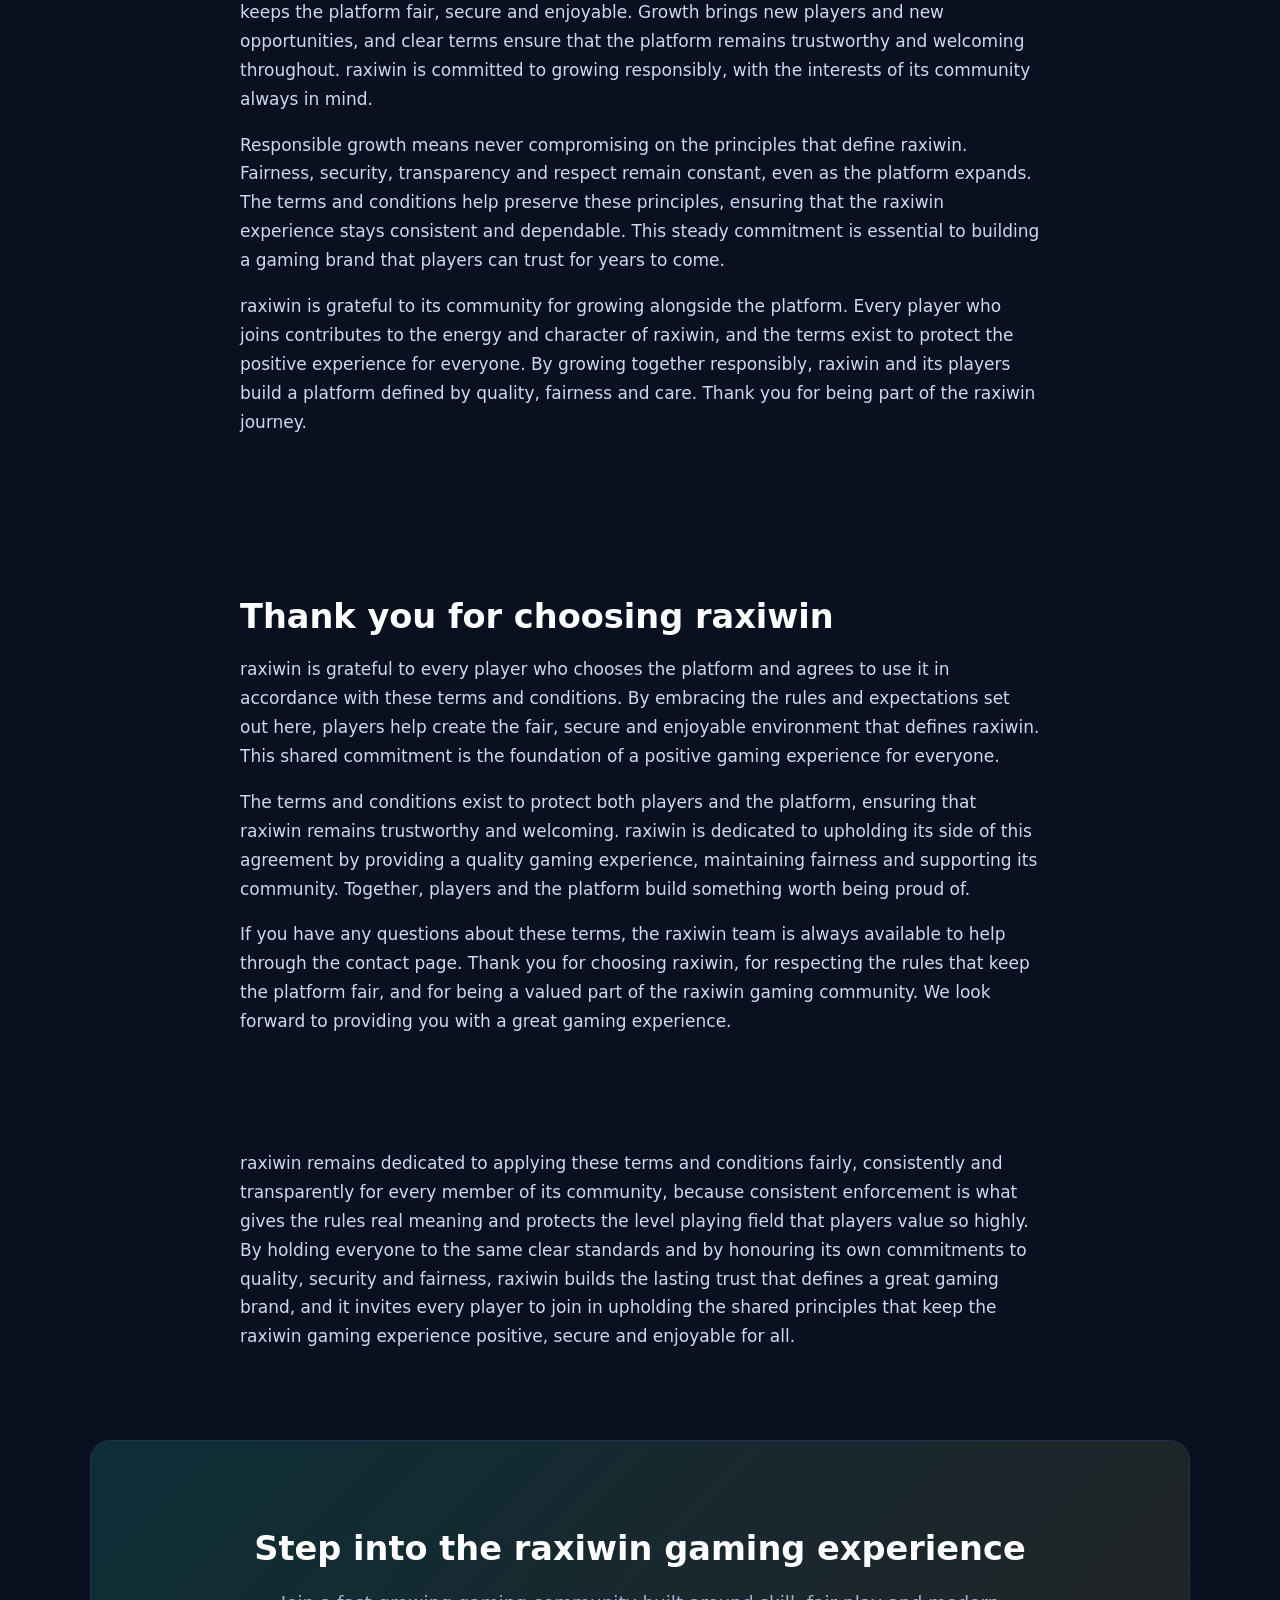
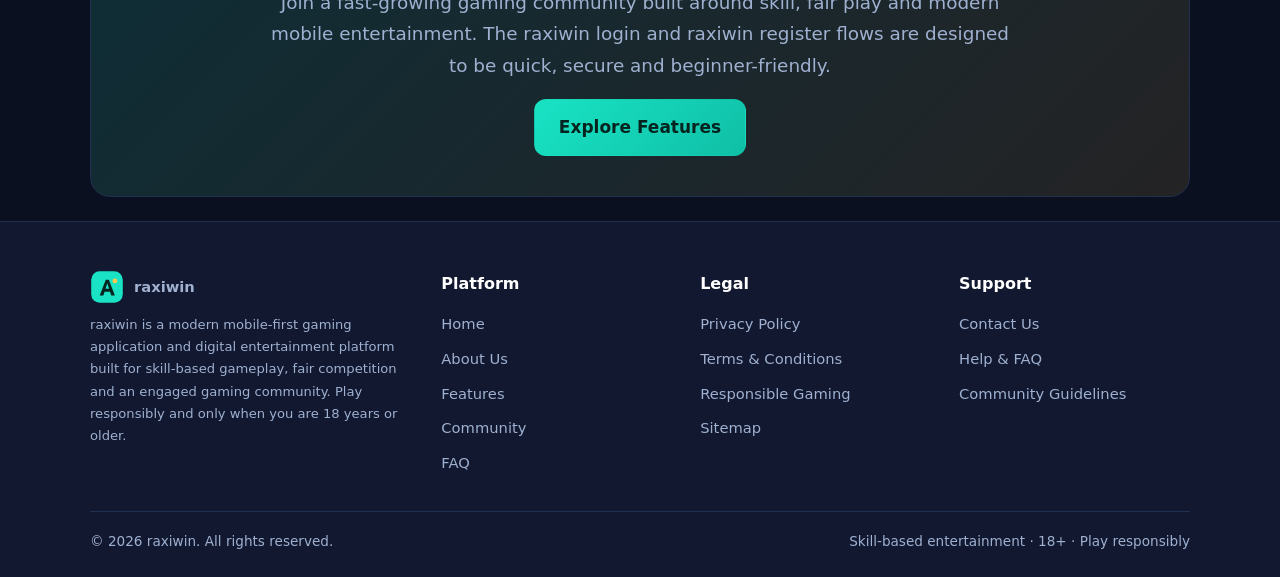
<file: terms.html>
<!DOCTYPE html>
<html lang="en">
<head>
<meta charset="utf-8">
<meta name="viewport" content="width=device-width, initial-scale=1">
<title>Terms &amp; Conditions | raxiwin Gaming Platform</title>
<meta name="description" content="Read the raxiwin terms and conditions covering eligibility, account responsibilities, acceptable use, fair play, promotions and responsible gaming on the raxiwin gaming platform.">
<link rel="canonical" href="https://raxiwingames.games/terms.html">
<meta name="robots" content="index, follow, max-image-preview:large, max-snippet:-1, max-video-preview:-1">
<meta name="theme-color" content="#0b1020">
<meta name="author" content="raxiwin">
<meta property="og:type" content="website">
<meta property="og:site_name" content="raxiwin">
<meta property="og:title" content="Terms &amp; Conditions | raxiwin Gaming Platform">
<meta property="og:description" content="Read the raxiwin terms and conditions covering eligibility, account responsibilities, acceptable use, fair play, promotions and responsible gaming on the raxiwin gaming platform.">
<meta property="og:url" content="https://raxiwingames.games/terms.html">
<meta property="og:image" content="https://raxiwingames.games/assets/img/hero.jpg">
<meta name="twitter:card" content="summary_large_image">
<meta name="twitter:title" content="Terms &amp; Conditions | raxiwin Gaming Platform">
<meta name="twitter:description" content="Read the raxiwin terms and conditions covering eligibility, account responsibilities, acceptable use, fair play, promotions and responsible gaming on the raxiwin gaming platform.">
<meta name="twitter:image" content="https://raxiwingames.games/assets/img/hero.jpg">
<link rel="icon" type="image/svg+xml" href="/assets/img/favicon.svg">
<link rel="apple-touch-icon" href="/assets/img/app-icon.svg">
<link rel="preload" as="image" href="/assets/img/hero.jpg">
<link rel="stylesheet" href="/assets/css/style.css">
<script type="application/ld+json">{"@context": "https://schema.org", "@type": "Organization", "name": "raxiwin", "url": "https://raxiwingames.games", "logo": "https://raxiwingames.games/assets/img/logo.svg", "description": "raxiwin is a modern mobile-first gaming application and digital entertainment platform offering skill-based gameplay, fair competition and a vibrant gaming community.", "sameAs": [], "contactPoint": {"@type": "ContactPoint", "contactType": "customer support", "email": "support@raxiwingames.games", "availableLanguage": ["English"]}}</script>
<script type="application/ld+json">{"@context": "https://schema.org", "@type": "WebSite", "name": "raxiwin", "url": "https://raxiwingames.games", "potentialAction": {"@type": "SearchAction", "target": "https://raxiwingames.games/faq.html?q={search_term_string}", "query-input": "required name=search_term_string"}}</script>
<script type="application/ld+json">{"@context": "https://schema.org", "@type": "WebPage", "name": "Terms & Conditions | raxiwin Gaming Platform", "description": "Read the raxiwin terms and conditions covering eligibility, account responsibilities, acceptable use, fair play, promotions and responsible gaming on the raxiwin gaming platform.", "url": "https://raxiwingames.games/terms.html", "isPartOf": {"@type": "WebSite", "name": "raxiwin", "url": "https://raxiwingames.games"}, "inLanguage": "en"}</script>
<script type="application/ld+json">{"@context": "https://schema.org", "@type": "BreadcrumbList", "itemListElement": [{"@type": "ListItem", "position": 1, "name": "Home", "item": "https://raxiwingames.games/"}, {"@type": "ListItem", "position": 2, "name": "Terms & Conditions", "item": "https://raxiwingames.games/terms.html"}]}</script>
</head>
<body>
<a class="skip" href="#main">Skip to main content</a>
<header class="site-header">
<nav class="nav container" aria-label="Primary">
<a class="brand" href="/" aria-label="raxiwin home">
<svg viewBox="0 0 56 56" width="34" height="34" aria-hidden="true"><defs><linearGradient id="hg" x1="0" y1="0" x2="1" y2="1"><stop offset="0" stop-color="#19e3c4"/><stop offset="1" stop-color="#0fbfa6"/></linearGradient></defs><rect x="2" y="2" width="52" height="52" rx="14" fill="url(#hg)"/><path d="M16 42 L26 16 L31 16 L41 42 L35 42 L33 36 L24 36 L22 42 Z M25.5 31 L31.5 31 L28.5 22 Z" fill="#06241f"/><circle cx="41" cy="18" r="4" fill="#ffc94d"/></svg>
<span>raxiwin</span></a>
<button class="burger" aria-label="Toggle menu" aria-expanded="false" aria-controls="primary-menu">&#9776;</button>
<ul class="menu" id="primary-menu"><li><a href="/index.html">Home</a></li><li><a href="/about.html">About</a></li><li><a href="/features.html">Features</a></li><li><a href="/community.html">Community</a></li><li><a href="/responsible-gaming.html">Responsible Gaming</a></li><li><a href="/faq.html">FAQ</a></li><li><a href="/contact.html">Contact</a></li><li><a class="cta" href="/contact.html">Get Support</a></li></ul>
</nav></header>
<nav class="breadcrumb container" aria-label="Breadcrumb"><a href='/'>Home</a> &rsaquo; <span aria-current='page'>Terms & Conditions</span></nav><main id="main">
<section class="hero"><div class="container">
  <span class="eyebrow">TERMS &amp; CONDITIONS</span>
  <h1>raxiwin terms &amp; conditions</h1>
  <p class="lead">These terms and conditions explain the rules and expectations for using raxiwin. Please read them carefully, as they form the basis of a fair, secure and enjoyable gaming experience for everyone in the community.</p>
</div></section>
<section><div class="container article">
  <p><em>Last updated: these terms reflect raxiwin's general approach and may be updated as the platform evolves.</em></p>
  <h2>Acceptance of terms</h2>
  <p>By accessing or using raxiwin, including completing the raxiwin register process and using the raxiwin login, you agree to these terms and conditions. These terms govern your use of the raxiwin gaming platform and are designed to ensure a fair, safe and enjoyable experience for all players. If you do not agree with these terms, please do not use raxiwin.</p>
  <p>raxiwin reserves the right to update these terms from time to time. Continued use of the platform after any changes indicates acceptance of the updated terms. We encourage players to review these terms periodically to stay informed. raxiwin is committed to communicating clearly about the expectations that keep the platform fair and trustworthy.</p>

  <h2>Eligibility</h2>
  <p>raxiwin is intended for adults aged 18 and over. By using raxiwin, you confirm that you meet this age requirement and that you are legally permitted to use the platform in your jurisdiction. raxiwin is committed to maintaining a responsible gaming environment, and the age requirement is an important part of that commitment.</p>

  <h2>Your account</h2>
  <p>When you complete the raxiwin register process, you are responsible for maintaining the security of your account and your raxiwin login details. Please keep your login information private and do not share it with anyone. raxiwin is not responsible for any loss or harm resulting from unauthorised use of your account due to a failure to protect your login details. If you suspect unauthorised access, contact the support team promptly.</p>
  <p>You agree to provide accurate information during the raxiwin register process and to keep your account information up to date. raxiwin relies on accurate information to provide a secure and functional gaming experience. Providing false information may affect your ability to use the platform.</p>

  <h2>Acceptable use</h2>
  <p>raxiwin expects all players to use the platform respectfully and in accordance with its community guidelines. You agree not to engage in behaviour that harms other players, disrupts the platform, violates fair play or undermines the integrity of the raxiwin community. raxiwin is committed to maintaining a welcoming, fair gaming environment, and acceptable use is essential to that commitment.</p>
  <p>Prohibited behaviour includes, but is not limited to, attempting to manipulate the platform, harassing other players, using unauthorised tools, or engaging in any activity that compromises the security or fairness of raxiwin. Players who violate these terms may have their access restricted or removed. raxiwin enforces these rules consistently to protect the experience for everyone.</p>

  <h2>Fair play and integrity</h2>
  <p>Fair play is a cornerstone of the raxiwin gaming experience. raxiwin is committed to maintaining a level playing field where skill and effort determine success. Any attempt to gain an unfair advantage or to compromise the integrity of the platform is strictly prohibited. raxiwin reserves the right to take appropriate action against players who violate these principles, in order to protect the fairness that the community values.</p>

  <h2>Promotions and offers</h2>
  <p>From time to time, raxiwin may offer promotions or features, which the community sometimes discusses in terms such as a raxiwin giftcode, raxiwin free giftcode or raxiwin invite code. Any genuine promotions are communicated through official raxiwin channels and may be subject to additional terms. Players should rely only on official raxiwin information and be cautious of unofficial sources. raxiwin reserves the right to modify or discontinue promotions as appropriate.</p>

  <h2>Intellectual property</h2>
  <p>The raxiwin platform, including its design, content, branding and features, is the property of raxiwin and is protected by applicable intellectual property rights. You may not copy, reproduce, distribute or use raxiwin's content or branding without authorisation. raxiwin values its brand and works to protect the integrity and identity of the platform.</p>

  <h2>Responsible gaming</h2>
  <p>raxiwin is committed to promoting responsible gaming. By using the platform, you agree to engage with raxiwin in a balanced, healthy way. raxiwin provides guidance and a supportive environment to help players maintain a positive experience. Please refer to our responsible gaming page for more information on healthy gaming habits and player wellbeing.</p>

  <h2>Limitation of liability</h2>
  <p>raxiwin strives to provide a reliable, high-quality gaming experience. However, raxiwin provides the platform on an "as is" basis and does not guarantee that the service will always be uninterrupted or error-free. To the extent permitted by applicable law, raxiwin is not liable for any indirect or incidental issues arising from the use of the platform. raxiwin remains committed to maintaining a stable, dependable gaming experience for its players.</p>

  <h2>Changes and termination</h2>
  <p>raxiwin reserves the right to modify, suspend or discontinue any aspect of the platform at any time. raxiwin also reserves the right to restrict or remove access for players who violate these terms or the community guidelines. These measures help protect the fairness, security and integrity of the raxiwin platform for all players.</p>

  <h2>Contact</h2>
  <p>If you have any questions about these terms and conditions, please contact the raxiwin team through the contact page. raxiwin is committed to clear communication and to supporting players in understanding the rules and expectations that keep the platform fair, safe and enjoyable. Thank you for being part of the raxiwin gaming community.</p>
</div></section>
<section data-expanded="1"><div class="container article"><h2>Understanding your responsibilities</h2><p>Using raxiwin comes with certain responsibilities, and understanding them helps ensure a positive experience for everyone. As a player, you are responsible for using the platform in accordance with these terms and the community guidelines. This includes playing fairly, treating other players with respect and protecting the security of your account.</p><p>You are also responsible for the security of your raxiwin login details. Keeping your login information private is one of the most important steps you can take to protect your account. raxiwin provides security measures, but players must do their part by safeguarding their credentials and being cautious of unofficial sources. This shared responsibility helps keep the platform secure for everyone.</p><p>Understanding and respecting your responsibilities contributes to a healthy, fair and enjoyable gaming environment. raxiwin is committed to providing a great experience, and players help maintain that experience by acting responsibly. When everyone respects the rules and treats each other well, the entire raxiwin community benefits.</p><h2>How raxiwin protects the platform</h2><p>raxiwin takes active steps to protect the integrity, fairness and security of the platform. This includes enforcing the community guidelines, maintaining fair play and applying security measures to safeguard accounts. These efforts help ensure that raxiwin remains a trustworthy gaming platform where players can enjoy themselves with confidence.</p><p>To protect the platform, raxiwin reserves the right to take appropriate action against behaviour that violates these terms or harms the community. This may include restricting or removing access for players who engage in prohibited activity. These measures are not about restriction for its own sake; they exist to preserve the fairness and quality that the raxiwin community values.</p><p>raxiwin applies its rules consistently and fairly. Every player is held to the same standards, which reinforces the sense of fairness that defines the platform. This consistent approach protects the integrity of raxiwin and ensures that the gaming experience remains positive and trustworthy for the entire community.</p><h2>Fair use of promotions and features</h2><p>From time to time, raxiwin may offer promotions or features that the community discusses using terms such as a raxiwin giftcode, raxiwin free giftcode or raxiwin invite code. These promotions, when genuine, are communicated through official raxiwin channels and may be subject to additional terms. Players are expected to use any such features fairly and in accordance with these terms.</p><p>Players should be cautious of unofficial sources claiming to offer promotions. raxiwin only announces genuine offers through official channels, so it is important to verify any promotion before acting on it. Misuse of promotions or attempts to exploit them unfairly may result in appropriate action. raxiwin is committed to keeping promotions fair and transparent for all players.</p><p>By using raxiwin and any associated promotions responsibly, players help maintain a fair and trustworthy environment. raxiwin appreciates the cooperation of its community in upholding these standards. Fair use of promotions and features is part of the broader commitment to fairness and integrity that defines the raxiwin gaming platform.</p></div></section><section data-expanded2="1"><div class="container article"><h2>Why clear terms matter</h2><p>Clear terms and conditions are essential to a fair and trustworthy gaming platform. They establish the rules and expectations that govern the use of raxiwin, helping to create a consistent, transparent experience for everyone. By setting out these terms clearly, raxiwin ensures that all players understand their rights and responsibilities, which is fundamental to a healthy community.</p><p>raxiwin strives to make its terms as clear and accessible as possible. We believe that players should be able to understand the rules without difficulty, so we aim to communicate them in plain language. This clarity reflects raxiwin's broader commitment to transparency and honesty, and it helps build the trust that is so important to the gaming experience.</p><p>Clear terms also protect both players and the platform. They provide a shared understanding of how raxiwin operates and what is expected of everyone involved. This shared understanding prevents confusion and helps maintain a fair, positive environment. By taking its terms seriously and communicating them clearly, raxiwin demonstrates its commitment to being a professional, trustworthy gaming brand.</p><h2>Maintaining a fair gaming environment</h2><p>Maintaining a fair gaming environment is one of the primary purposes of raxiwin's terms and conditions. Fair play is a cornerstone of the platform, and the terms help uphold it by establishing clear expectations for player conduct. raxiwin is committed to ensuring that skill and effort determine success, keeping competition healthy and honest for everyone.</p><p>To maintain fairness, raxiwin prohibits behaviour that would compromise the integrity of the platform, such as attempting to gain an unfair advantage or disrupting the experience for others. These rules exist to protect the fairness that the community values. By enforcing them consistently, raxiwin ensures that all players can compete on a level playing field.</p><p>A fair gaming environment benefits the entire community. When players trust that the platform is fair, they can relax, compete and enjoy themselves with confidence. raxiwin works hard to maintain this fairness, because it is essential to a positive gaming experience. The terms and conditions are an important tool in preserving the integrity and fairness that define raxiwin.</p><h2>Your account and your responsibilities</h2><p>When you use raxiwin, you take on certain responsibilities related to your account. Chief among these is protecting your raxiwin login details. Keeping your login information private is one of the most important steps you can take to safeguard your account, and raxiwin encourages all players to take this responsibility seriously.</p><p>Players are also responsible for providing accurate information during the raxiwin register process and for using the platform in accordance with the terms and community guidelines. These responsibilities help maintain a secure, fair and enjoyable environment for everyone. raxiwin relies on players to do their part, just as the platform commits to doing its part to protect and support the community.</p><p>Understanding and fulfilling your responsibilities contributes to a positive experience for the entire raxiwin community. When every player acts responsibly, the platform remains secure, fair and welcoming. raxiwin appreciates the cooperation of its players in upholding these standards, and it is committed to supporting players in meeting their responsibilities. Together, players and the platform create the trustworthy environment that defines raxiwin.</p><h2>Our commitment to fairness and integrity</h2><p>raxiwin is deeply committed to fairness and integrity in everything it does, and its terms and conditions reflect that commitment. The platform applies its rules consistently and treats every player equally, reinforcing the sense of fairness that is so important to the community. This consistency builds trust and ensures that raxiwin remains a dependable gaming platform.</p><p>Integrity means doing the right thing even when it is not easy. raxiwin is committed to operating honestly, communicating transparently and protecting the interests of its community. This commitment to integrity is reflected in the terms and conditions, which exist to maintain a fair, secure and positive environment for all players.</p><p>Ultimately, raxiwin's commitment to fairness and integrity is what makes it a trustworthy gaming brand. The terms and conditions are one expression of this commitment, helping to uphold the principles that define the platform. raxiwin is grateful to its community for embracing these principles, and it remains dedicated to fairness and integrity as the foundation of the raxiwin gaming experience.</p></div></section><section data-expanded3="1"><div class="container article"><h2>Using raxiwin with confidence</h2><p>The terms and conditions exist to help players use raxiwin with confidence. By clearly setting out the rules and expectations, the terms create a predictable, fair environment where players know what to expect. This predictability allows players to relax and enjoy the gaming experience, confident that the platform operates fairly and transparently.</p><p>Confidence comes from clarity, and raxiwin strives to make its terms clear and understandable. When players understand the rules, they can engage with the platform without uncertainty. This clarity benefits everyone, fostering a positive environment built on shared understanding. raxiwin is committed to communicating its terms clearly so that players can use the platform with confidence.</p><p>Using raxiwin with confidence also means trusting that the platform will uphold its commitments. raxiwin is dedicated to applying its terms consistently and fairly, treating every player equally. This consistency builds trust and reinforces the confidence that players place in the platform. By honouring its terms, raxiwin demonstrates that it is a dependable, trustworthy gaming brand.</p><h2>A shared commitment to a positive platform</h2><p>Maintaining a positive platform is a shared commitment between raxiwin and its players. The platform provides the framework, the rules and the security measures, while players contribute by acting responsibly and respectfully. This partnership is essential to creating the fair, welcoming environment that defines the raxiwin gaming experience.</p><p>raxiwin asks players to embrace this shared commitment by following the terms and community guidelines, playing fairly and treating others with respect. In return, raxiwin commits to providing a quality gaming experience, protecting the community and upholding fairness. This mutual commitment creates a strong foundation for a positive, trustworthy platform that benefits everyone.</p><p>The success of raxiwin depends on this shared commitment. When players and the platform work together to maintain a positive environment, the entire community thrives. raxiwin is grateful for the cooperation of its players and remains dedicated to doing its part. Together, players and the platform create the fair, secure and enjoyable gaming experience that defines raxiwin.</p><h2>Looking after the raxiwin community</h2><p>Looking after the raxiwin community is a responsibility the platform takes seriously, and the terms and conditions are one way it fulfils this responsibility. By establishing clear standards of conduct and applying them fairly, raxiwin protects the community from behaviour that would undermine the experience. This protective role helps keep raxiwin welcoming and enjoyable for all.</p><p>raxiwin's commitment to looking after the community extends beyond enforcing rules. The platform also works to foster a positive culture, promote responsible gaming and support players through dependable assistance. This comprehensive approach reflects raxiwin's genuine care for its community and its dedication to maintaining a healthy, trustworthy environment.</p><p>By looking after its community, raxiwin builds the trust and loyalty that define a great gaming brand. Players who feel protected and valued are players who feel at home on the platform. raxiwin is proud to look after its community, and it remains committed to doing so as the platform grows. Thank you for being part of the raxiwin community and for helping to keep it positive and welcoming.</p></div></section><section data-expanded4="1"><div class="container article"><h2>Growing together responsibly</h2><p>As raxiwin grows, its terms and conditions continue to provide the stable foundation that keeps the platform fair, secure and enjoyable. Growth brings new players and new opportunities, and clear terms ensure that the platform remains trustworthy and welcoming throughout. raxiwin is committed to growing responsibly, with the interests of its community always in mind.</p><p>Responsible growth means never compromising on the principles that define raxiwin. Fairness, security, transparency and respect remain constant, even as the platform expands. The terms and conditions help preserve these principles, ensuring that the raxiwin experience stays consistent and dependable. This steady commitment is essential to building a gaming brand that players can trust for years to come.</p><p>raxiwin is grateful to its community for growing alongside the platform. Every player who joins contributes to the energy and character of raxiwin, and the terms exist to protect the positive experience for everyone. By growing together responsibly, raxiwin and its players build a platform defined by quality, fairness and care. Thank you for being part of the raxiwin journey.</p></div></section><section data-expanded5="1"><div class="container article"><h2>Thank you for choosing raxiwin</h2><p>raxiwin is grateful to every player who chooses the platform and agrees to use it in accordance with these terms and conditions. By embracing the rules and expectations set out here, players help create the fair, secure and enjoyable environment that defines raxiwin. This shared commitment is the foundation of a positive gaming experience for everyone.</p><p>The terms and conditions exist to protect both players and the platform, ensuring that raxiwin remains trustworthy and welcoming. raxiwin is dedicated to upholding its side of this agreement by providing a quality gaming experience, maintaining fairness and supporting its community. Together, players and the platform build something worth being proud of.</p><p>If you have any questions about these terms, the raxiwin team is always available to help through the contact page. Thank you for choosing raxiwin, for respecting the rules that keep the platform fair, and for being a valued part of the raxiwin gaming community. We look forward to providing you with a great gaming experience.</p></div></section><section data-expanded6="1"><div class="container article"><p>raxiwin remains dedicated to applying these terms and conditions fairly, consistently and transparently for every member of its community, because consistent enforcement is what gives the rules real meaning and protects the level playing field that players value so highly. By holding everyone to the same clear standards and by honouring its own commitments to quality, security and fairness, raxiwin builds the lasting trust that defines a great gaming brand, and it invites every player to join in upholding the shared principles that keep the raxiwin gaming experience positive, secure and enjoyable for all.</p></div></section><div class="container"><div class="band">
<h2>Step into the raxiwin gaming experience</h2>
<p class="lead center" style="margin:0 auto 18px">Join a fast-growing gaming community built around skill, fair play and modern mobile entertainment. The raxiwin login and raxiwin register flows are designed to be quick, secure and beginner-friendly.</p>
<a class="btn btn-primary" href="/features.html">Explore Features</a>
</div></div>
</main><footer class="site-footer">
<div class="container">
<div class="foot-grid">
<div>
<a class="brand" href="/" aria-label="raxiwin home" style="margin-bottom:10px">
<svg viewBox="0 0 56 56" width="30" height="30" aria-hidden="true"><rect x="2" y="2" width="52" height="52" rx="14" fill="#19e3c4"/><path d="M16 42 L26 16 L31 16 L41 42 L35 42 L33 36 L24 36 L22 42 Z M25.5 31 L31.5 31 L28.5 22 Z" fill="#06241f"/><circle cx="41" cy="18" r="4" fill="#ffc94d"/></svg>
<span>raxiwin</span></a>
<p class="disclaimer">raxiwin is a modern mobile-first gaming application and digital entertainment platform built for skill-based gameplay, fair competition and an engaged gaming community. Play responsibly and only when you are 18 years or older.</p>
</div>
<div><h4>Platform</h4><ul><li><a href="/index.html">Home</a></li><li><a href="/about.html">About Us</a></li><li><a href="/features.html">Features</a></li><li><a href="/community.html">Community</a></li><li><a href="/faq.html">FAQ</a></li></ul></div>
<div><h4>Legal</h4><ul><li><a href="/privacy-policy.html">Privacy Policy</a></li><li><a href="/terms.html">Terms & Conditions</a></li><li><a href="/responsible-gaming.html">Responsible Gaming</a></li><li><a href="/sitemap.html">Sitemap</a></li></ul></div>
<div><h4>Support</h4><ul><li><a href="/contact.html">Contact Us</a></li><li><a href="/faq.html">Help & FAQ</a></li><li><a href="/community.html">Community Guidelines</a></li></ul></div>
</div>
<div class="foot-bottom">
<span>&copy; <span id="year">2026</span> raxiwin. All rights reserved.</span>
<span>Skill-based entertainment &middot; 18+ &middot; Play responsibly</span>
</div>
</div>
</footer>
<script src="/assets/js/main.js" defer></script>
</body></html>
</file>
<file: assets/css/style.css>
/* raxiwin — premium gaming platform styles */
:root{
  --navy:#0b1020;--navy-2:#11182f;--card:#141d38;--line:#22304f;
  --teal:#19e3c4;--teal-2:#0fbfa6;--gold:#ffc94d;--text:#eaf0ff;
  --muted:#9fb0d0;--white:#ffffff;--radius:16px;--maxw:1140px;
  --shadow:0 10px 40px rgba(0,0,0,.35);
}
*{box-sizing:border-box;margin:0;padding:0}
html{scroll-behavior:smooth}
body{font-family:system-ui,-apple-system,"Segoe UI",Roboto,Helvetica,Arial,sans-serif;
  background:var(--navy);color:var(--text);line-height:1.7;font-size:17px;-webkit-font-smoothing:antialiased}
img{max-width:100%;height:auto;display:block}
a{color:var(--teal);text-decoration:none}
a:hover{text-decoration:underline}
.container{width:100%;max-width:var(--maxw);margin:0 auto;padding:0 20px}
.skip{position:absolute;left:-999px}
.skip:focus{left:8px;top:8px;background:var(--gold);color:#111;padding:8px 14px;border-radius:8px;z-index:99}
h1,h2,h3{line-height:1.25;font-weight:800;color:var(--white)}
h1{font-size:clamp(2rem,5vw,3.1rem);margin-bottom:.5em}
h2{font-size:clamp(1.5rem,3.5vw,2.1rem);margin:1.4em 0 .5em}
h3{font-size:1.2rem;margin:1.2em 0 .4em;color:var(--teal)}
p{margin:0 0 1em}
ul,ol{margin:0 0 1.2em 1.2em}
li{margin:.35em 0}
section{padding:48px 0}
.lead{font-size:1.15rem;color:var(--muted);max-width:760px}
/* header */
.site-header{position:sticky;top:0;z-index:50;background:rgba(11,16,32,.92);
  backdrop-filter:blur(8px);border-bottom:1px solid var(--line)}
.nav{display:flex;align-items:center;justify-content:space-between;height:64px}
.brand{display:flex;align-items:center;gap:10px;font-weight:800;color:var(--white);font-size:1.25rem}
.brand:hover{text-decoration:none}
.brand svg{width:34px;height:34px}
.menu{display:flex;align-items:center;gap:6px;list-style:none;margin:0}
.menu a{color:var(--text);padding:8px 12px;border-radius:8px;font-weight:600;font-size:.95rem}
.menu a:hover{background:var(--card);text-decoration:none}
.cta{background:linear-gradient(135deg,var(--teal),var(--teal-2));color:#06241f !important;
  padding:10px 18px;border-radius:10px;font-weight:800}
.cta:hover{filter:brightness(1.07);text-decoration:none}
.burger{display:none;background:none;border:1px solid var(--line);color:var(--text);
  border-radius:8px;padding:8px 10px;font-size:1.1rem;cursor:pointer}
/* hero */
.hero{padding:64px 0 40px;background:
  radial-gradient(900px 500px at 80% -10%,rgba(25,227,196,.18),transparent),
  radial-gradient(700px 500px at 0% 0%,rgba(255,201,77,.10),transparent)}
.hero-grid{display:grid;grid-template-columns:1.1fr .9fr;gap:40px;align-items:center}
.eyebrow{display:inline-block;background:var(--card);border:1px solid var(--line);
  color:var(--teal);padding:6px 14px;border-radius:999px;font-weight:700;font-size:.82rem;letter-spacing:.04em}
.hero-cta{display:flex;gap:14px;flex-wrap:wrap;margin-top:22px}
.btn{display:inline-block;padding:13px 24px;border-radius:12px;font-weight:800;border:1px solid transparent}
.btn-primary{background:linear-gradient(135deg,var(--teal),var(--teal-2));color:#06241f}
.btn-ghost{background:transparent;border-color:var(--line);color:var(--text)}
.btn:hover{text-decoration:none;filter:brightness(1.06)}
.hero-img{border-radius:var(--radius);box-shadow:var(--shadow);border:1px solid var(--line)}
/* stats */
.stats{display:grid;grid-template-columns:repeat(4,1fr);gap:18px;margin-top:36px}
.stat{background:var(--card);border:1px solid var(--line);border-radius:var(--radius);padding:20px;text-align:center}
.stat b{display:block;font-size:1.8rem;color:var(--gold)}
.stat span{color:var(--muted);font-size:.9rem}
/* cards */
.grid{display:grid;gap:20px}
.grid-3{grid-template-columns:repeat(3,1fr)}
.grid-2{grid-template-columns:repeat(2,1fr)}
.card{background:var(--card);border:1px solid var(--line);border-radius:var(--radius);padding:24px}
.card h3{margin-top:0}
.icon{width:46px;height:46px;border-radius:12px;display:flex;align-items:center;justify-content:center;
  background:linear-gradient(135deg,rgba(25,227,196,.2),rgba(255,201,77,.15));margin-bottom:12px;font-size:1.4rem}
.section-alt{background:var(--navy-2)}
.center{text-align:center}
.center .lead{margin:0 auto}
.media{display:grid;grid-template-columns:1fr 1fr;gap:36px;align-items:center}
.media img{border-radius:var(--radius);border:1px solid var(--line);box-shadow:var(--shadow)}
/* faq */
.faq details{background:var(--card);border:1px solid var(--line);border-radius:12px;padding:4px 18px;margin-bottom:12px}
.faq summary{cursor:pointer;font-weight:700;color:var(--white);padding:14px 0;list-style:none}
.faq summary::-webkit-details-marker{display:none}
.faq summary::after{content:"+";float:right;color:var(--teal);font-weight:800}
.faq details[open] summary::after{content:"–"}
.faq details p{padding-bottom:14px;color:var(--muted)}
/* article content */
.article{max-width:840px;margin:0 auto}
.article p,.article li{color:#cdd8f2}
.toc{background:var(--card);border:1px solid var(--line);border-radius:12px;padding:18px 22px;margin:0 auto 28px}
.toc strong{color:var(--white)}
.toc ul{margin:.5em 0 0 1.1em}
.note{background:var(--navy-2);border-left:4px solid var(--gold);padding:16px 20px;border-radius:0 10px 10px 0;margin:1.2em 0;color:var(--muted)}
.breadcrumb{font-size:.85rem;color:var(--muted);padding:16px 0 0}
.breadcrumb a{color:var(--muted)}
table{width:100%;border-collapse:collapse;margin:1em 0;font-size:.95rem}
th,td{border:1px solid var(--line);padding:10px 12px;text-align:left}
th{background:var(--card);color:var(--white)}
/* CTA band */
.band{background:linear-gradient(135deg,rgba(25,227,196,.14),rgba(255,201,77,.10));
  border:1px solid var(--line);border-radius:20px;padding:40px;text-align:center;margin:24px 0}
/* footer */
.site-footer{background:var(--navy-2);border-top:1px solid var(--line);padding:48px 0 24px;margin-top:24px}
.foot-grid{display:grid;grid-template-columns:1.4fr 1fr 1fr 1fr;gap:28px}
.foot-grid h4{color:var(--white);margin-bottom:12px;font-size:1rem}
.foot-grid ul{list-style:none;margin:0}
.foot-grid a{color:var(--muted);font-size:.92rem}
.foot-bottom{border-top:1px solid var(--line);margin-top:28px;padding-top:18px;
  display:flex;justify-content:space-between;gap:14px;flex-wrap:wrap;color:var(--muted);font-size:.85rem}
.disclaimer{color:var(--muted);font-size:.82rem;margin-top:10px;max-width:760px}
/* responsive */
@media(max-width:900px){
  .hero-grid{grid-template-columns:1fr}
  .grid-3{grid-template-columns:1fr 1fr}
  .stats{grid-template-columns:1fr 1fr}
  .media{grid-template-columns:1fr}
  .foot-grid{grid-template-columns:1fr 1fr}
  .menu{position:fixed;inset:64px 0 auto 0;flex-direction:column;background:var(--navy-2);
    border-bottom:1px solid var(--line);padding:14px 20px;gap:4px;display:none}
  .menu.open{display:flex}
  .menu a{width:100%}
  .burger{display:inline-block}
}
@media(max-width:520px){
  .grid-3,.grid-2,.stats,.foot-grid{grid-template-columns:1fr}
}
</file>
